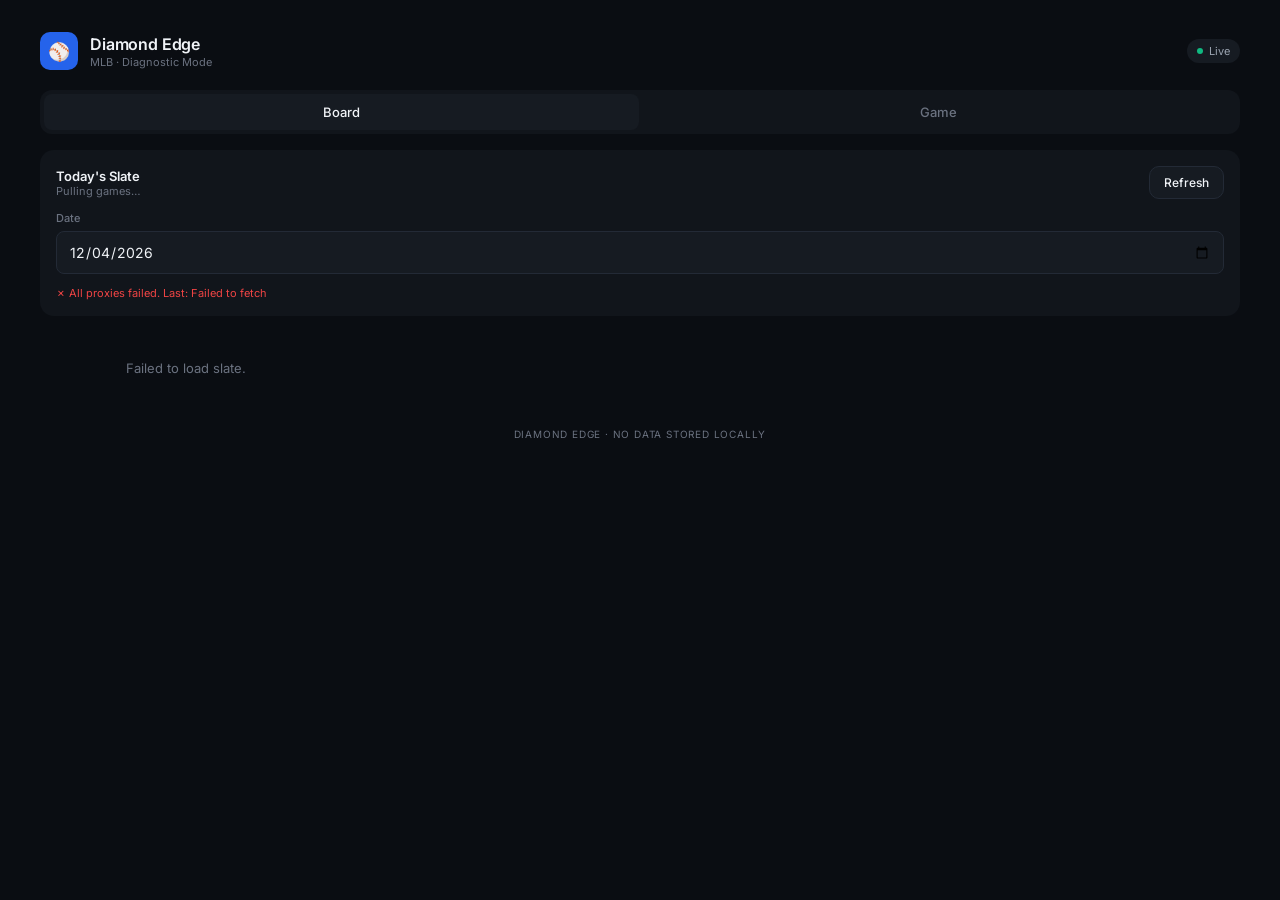
<file: index.html>
<!DOCTYPE html>
<html lang="en">
<head>
<meta charset="UTF-8">
<meta name="viewport" content="width=device-width, initial-scale=1.0">
<title>Diamond Edge — MLB Analysis</title>
<link rel="preconnect" href="https://fonts.googleapis.com">
<link rel="preconnect" href="https://fonts.gstatic.com" crossorigin>
<link href="https://fonts.googleapis.com/css2?family=Inter:wght@400;500;600;700&family=JetBrains+Mono:wght@400;500&display=swap" rel="stylesheet">
<link rel="stylesheet" href="css/styles.css">
</head>
<body>
<div class="container">

  <!-- HEADER -->
  <div class="app-header">
    <div class="brand">
      <div class="brand-logo">⚾</div>
      <div class="brand-text">
        <div class="name">Diamond Edge</div>
        <div class="sub">MLB · Diagnostic Mode</div>
      </div>
    </div>
    <div class="live-pill"><span class="live-dot"></span>Live</div>
  </div>

  <!-- TABS -->
  <div class="tabs">
    <button class="tab active" id="tab-board-btn" onclick="switchTab('board')">Board</button>
    <button class="tab" id="tab-game-btn" onclick="switchTab('game')">Game</button>
    <button class="tab" id="tab-tracker-btn" onclick="switchTab('tracker')" style="display:none;">Tracker</button>
  </div>

  <!-- ============== BOARD TAB ============== -->
  <div class="tab-content active" id="tab-board">
    <div class="card">
      <div class="card-header">
        <div>
          <h2 class="card-title">Today's Slate</h2>
          <div class="card-sub" id="board-meta">Pulling games…</div>
        </div>
        <button class="btn" onclick="loadBoard()" style="width:auto; padding:8px 14px; font-size:12px;">Refresh</button>
      </div>
      <div class="input-group">
        <label class="label">Date</label>
        <input type="date" class="input" id="board-date" onchange="loadBoard()">
      </div>
      <div class="status" id="board-status"></div>
    </div>

    <div id="board-list">
      <div class="empty">No games loaded yet.</div>
    </div>
  </div>

  <!-- ============== GAME TAB ============== -->
  <div class="tab-content" id="tab-game">

    <!-- Hidden config inputs -->
    <input type="hidden" id="weather_key" value="">
    <input type="hidden" id="tracker_url" value="">

    <div class="game-layout">
    <div class="game-form-col">

    <div class="card">
      <div class="card-header">
        <h2 class="card-title">API Diagnostic</h2>
      </div>
      <button class="btn" onclick="runDiagnostic()">Run Diagnostic</button>
      <div class="diag" id="diag"></div>
    </div>

    <div class="card">
      <div class="card-header">
        <h2 class="card-title">Game Setup</h2>
      </div>
      <div class="input-row-2">
        <div class="input-group">
          <label class="label">Away</label>
          <select class="select" id="away" onchange="onTeamChange()">
            <option value="">Select…</option>
          </select>
        </div>
        <div class="input-group">
          <label class="label">Home</label>
          <select class="select" id="home" onchange="onTeamChange()">
            <option value="">Select…</option>
          </select>
        </div>
      </div>
      <div class="input-group">
        <label class="label">Game Date</label>
        <input type="date" class="input" id="gamedate" onchange="onTeamChange()">
      </div>
      <div class="status" id="game-status">Pick both teams to auto-fetch.</div>
    </div>

    <div class="card">
      <div class="card-header">
        <h2 class="card-title">Pitchers &amp; Odds</h2>
      </div>
      <div class="input-row-2">
        <div class="input-group">
          <label class="label">Away SP</label>
          <input type="text" class="input" id="away_sp" placeholder="—">
        </div>
        <div class="input-group">
          <label class="label">Home SP</label>
          <input type="text" class="input" id="home_sp" placeholder="—">
        </div>
      </div>
      <div class="input-row-2">
        <div class="input-group">
          <label class="label">Away FIP/ERA</label>
          <input type="number" step="0.01" class="input" id="away_fip" placeholder="—">
        </div>
        <div class="input-group">
          <label class="label">Home FIP/ERA</label>
          <input type="number" step="0.01" class="input" id="home_fip" placeholder="—">
        </div>
      </div>
      <div class="input-row-4">
        <div class="input-group">
          <label class="label">Away ML</label>
          <input type="number" class="input" id="away_ml" placeholder="—">
        </div>
        <div class="input-group">
          <label class="label">Home ML</label>
          <input type="number" class="input" id="home_ml" placeholder="—">
        </div>
        <div class="input-group">
          <label class="label">Total</label>
          <input type="number" step="0.5" class="input" id="total" placeholder="—">
        </div>
        <div class="input-group">
          <label class="label">Juice</label>
          <input type="text" class="input" id="juice" placeholder="-110/-110">
        </div>
      </div>
      <div class="status" id="odds-status"></div>
    </div>

    <div class="card">
      <div class="card-header">
        <h2 class="card-title">Bullpen Fatigue</h2>
        <div class="card-sub">Last 3 games IP</div>
      </div>
      <div class="input-row-2">
        <div class="input-group">
          <label class="label">Away BP IP</label>
          <input type="number" step="0.1" class="input" id="away_bp_ip" placeholder="—" readonly>
        </div>
        <div class="input-group">
          <label class="label">Home BP IP</label>
          <input type="number" step="0.1" class="input" id="home_bp_ip" placeholder="—" readonly>
        </div>
      </div>
      <div class="status" id="bullpen-status"></div>
    </div>

    <div class="card">
      <div class="card-header">
        <h2 class="card-title">Weather (Home Park)</h2>
      </div>
      <div class="input-row-3">
        <div class="input-group">
          <label class="label">Temp °F</label>
          <input type="number" class="input" id="temp" placeholder="—" readonly>
        </div>
        <div class="input-group">
          <label class="label">Wind MPH</label>
          <input type="number" class="input" id="wind" placeholder="—" readonly>
        </div>
        <div class="input-group">
          <label class="label">Run Mod</label>
          <input type="text" class="input" id="run_mod" placeholder="1.00" readonly>
        </div>
      </div>
      <div class="status" id="weather-status"></div>
    </div>

    <div class="card">
      <div class="card-header">
        <h2 class="card-title">Sharp Notes</h2>
      </div>
      <textarea class="input" id="notes" placeholder="Line movement, injuries…" rows="3" style="resize:vertical; min-height:60px;"></textarea>
    </div>

    <button class="btn btn-primary" onclick="runAnalysis()">Run Analysis</button>

    </div><!-- /game-form-col -->
    
    <div class="game-result-col">
      <div id="result-container">
        <div class="empty-result">Run analysis to see prediction details here.</div>
      </div>
    </div>
    </div><!-- /game-layout -->
  </div><!-- /tab-game -->

  <!-- ============== TRACKER TAB ============== -->
  <div class="tab-content" id="tab-tracker">
    <div class="card">
      <div class="card-header">
        <h2 class="card-title">Performance Tracker</h2>
      </div>
      <div class="btn-row">
        <button class="btn" onclick="loadTrackerData()">Reload</button>
        <button class="btn" onclick="checkAllPending()" style="border-color:var(--success); color:var(--success);">Check Results Now</button>
        <button class="btn" onclick="autoUpdateYesterday()">Pull Yesterday</button>
      </div>
      <div class="status" id="data-status">Click Reload to fetch your prediction history.</div>
    </div>

    <div class="card">
      <div class="card-header">
        <h2 class="card-title">Performance</h2>
      </div>
      <div class="stat-grid" id="stats">
        <div class="stat-card"><div class="stat-label">LOGGED</div><div class="stat-value">—</div></div>
        <div class="stat-card"><div class="stat-label">SETTLED</div><div class="stat-value">—</div></div>
        <div class="stat-card"><div class="stat-label">ML RECORD</div><div class="stat-value">—</div></div>
        <div class="stat-card"><div class="stat-label">ML WIN %</div><div class="stat-value">—</div></div>
        <div class="stat-card"><div class="stat-label">TOTALS RECORD</div><div class="stat-value">—</div></div>
        <div class="stat-card"><div class="stat-label">TOTALS WIN %</div><div class="stat-value">—</div></div>
      </div>
    </div>

    <div class="card">
      <div class="card-header">
        <h2 class="card-title">Prediction Log</h2>
      </div>
      <div id="log-list">
        <div class="empty">No data loaded.</div>
      </div>
    </div>
  </div>

  <div class="footer">DIAMOND EDGE · NO DATA STORED LOCALLY</div>
</div>
<script src="js/config.js"></script>
<script src="js/app.js"></script>
</body>
</html>
</file>
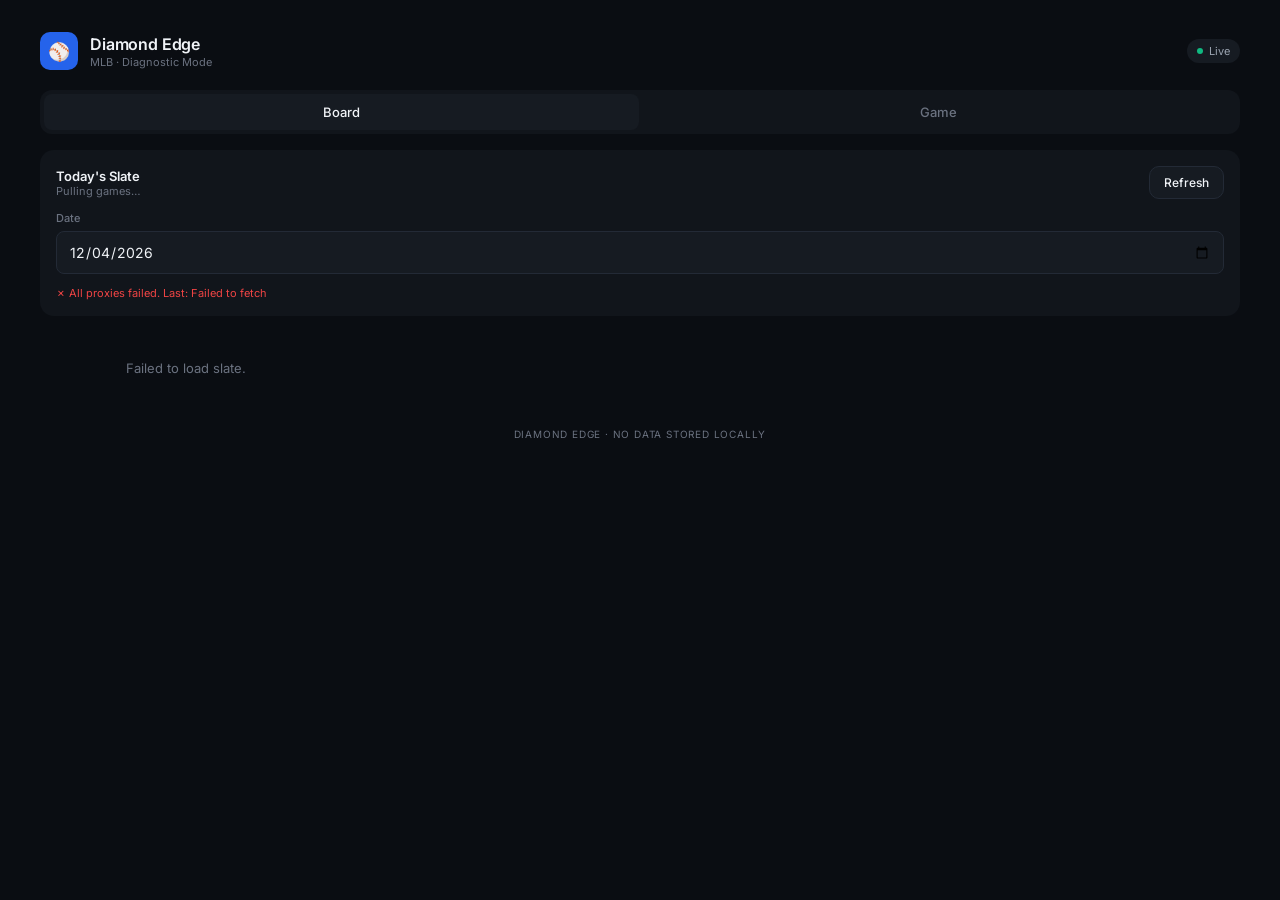
<file: backup/index.html>
<!DOCTYPE html>
<html lang="en">
<head>
<meta charset="UTF-8">
<meta name="viewport" content="width=device-width, initial-scale=1.0">
<title>Diamond Edge — MLB Analysis</title>
<link rel="preconnect" href="https://fonts.googleapis.com">
<link rel="preconnect" href="https://fonts.gstatic.com" crossorigin>
<link href="https://fonts.googleapis.com/css2?family=Inter:wght@400;500;600;700&family=JetBrains+Mono:wght@400;500&display=swap" rel="stylesheet">
<style>
:root {
  --bg: #0a0d12;
  --surface: #11151b;
  --surface-2: #161b22;
  --surface-3: #1c2230;
  --border: #232a36;
  --border-strong: #2f3847;
  --text: #f0f3f7;
  --text-2: #9aa3b0;
  --text-3: #6b7280;
  --accent: #2563eb;
  --accent-hover: #3b82f6;
  --success: #10b981;
  --success-bg: rgba(16, 185, 129, 0.12);
  --success-border: rgba(16, 185, 129, 0.3);
  --danger: #ef4444;
  --danger-bg: rgba(239, 68, 68, 0.12);
  --warning: #f59e0b;
  --warning-bg: rgba(245, 158, 11, 0.12);
}

* { box-sizing: border-box; }

body {
  font-family: 'Inter', -apple-system, BlinkMacSystemFont, system-ui, sans-serif;
  background: var(--bg);
  color: var(--text);
  margin: 0;
  padding: 16px;
  min-height: 100vh;
  -webkit-font-smoothing: antialiased;
  -moz-osx-font-smoothing: grayscale;
}

.container {
  max-width: 1200px;
  margin: 0 auto;
}

/* ---------------- DESKTOP LAYOUT: Game tab two-column ---------------- */
@media (min-width: 900px) {
  body { padding: 24px 32px; }
  
  .game-layout {
    display: grid;
    grid-template-columns: minmax(360px, 480px) 1fr;
    gap: 20px;
    align-items: start;
  }
  .game-result-col {
    position: sticky;
    top: 24px;
  }
  .game-result-col .empty-result {
    background: var(--surface);
    border-radius: 14px;
    padding: 80px 20px;
    text-align: center;
    color: var(--text-3);
    font-size: 14px;
  }
  
  /* Board view: multi-column grid on desktop */
  #board-list {
    display: grid;
    grid-template-columns: repeat(auto-fill, minmax(280px, 1fr));
    gap: 10px;
  }
  
  /* Tracker log: side-by-side rows make better use of width */
  #log-list {
    display: grid;
    grid-template-columns: repeat(auto-fill, minmax(360px, 1fr));
    gap: 10px;
  }
}

@media (min-width: 600px) and (max-width: 899px) {
  /* Tablet: Board view 2-column */
  #board-list {
    display: grid;
    grid-template-columns: 1fr 1fr;
    gap: 10px;
  }
}

/* ---------------- HEADER ---------------- */
.app-header {
  display: flex;
  justify-content: space-between;
  align-items: center;
  padding: 8px 0 20px;
}
.brand {
  display: flex;
  align-items: center;
  gap: 12px;
}
.brand-logo {
  width: 38px;
  height: 38px;
  background: var(--accent);
  border-radius: 10px;
  display: flex;
  align-items: center;
  justify-content: center;
  font-size: 18px;
}
.brand-text .name {
  font-size: 16px;
  font-weight: 600;
  letter-spacing: -0.01em;
}
.brand-text .sub {
  font-size: 11px;
  color: var(--text-3);
  margin-top: 1px;
}
.live-pill {
  display: inline-flex;
  align-items: center;
  gap: 6px;
  background: var(--surface-2);
  padding: 5px 10px;
  border-radius: 999px;
  font-size: 11px;
  color: var(--text-2);
}
.live-dot {
  width: 6px;
  height: 6px;
  background: var(--success);
  border-radius: 50%;
}

/* ---------------- TABS ---------------- */
.tabs {
  display: flex;
  background: var(--surface);
  border-radius: 12px;
  padding: 4px;
  margin-bottom: 16px;
  gap: 2px;
}
.tab {
  flex: 1;
  background: transparent;
  border: none;
  color: var(--text-3);
  padding: 10px 12px;
  font-family: inherit;
  font-size: 13px;
  font-weight: 500;
  border-radius: 8px;
  cursor: pointer;
  transition: all 0.15s;
}
.tab:hover { color: var(--text-2); }
.tab.active {
  background: var(--surface-2);
  color: var(--text);
}

.tab-content { display: none; }
.tab-content.active { display: block; }

/* ---------------- CARDS ---------------- */
.card {
  background: var(--surface);
  border-radius: 14px;
  padding: 16px;
  margin-bottom: 12px;
}
.card-header {
  display: flex;
  justify-content: space-between;
  align-items: center;
  margin-bottom: 12px;
}
.card-title {
  font-size: 13px;
  font-weight: 600;
  color: var(--text);
  margin: 0;
}
.card-sub {
  font-size: 11px;
  color: var(--text-3);
}

/* ---------------- INPUTS ---------------- */
.input-group { margin-bottom: 12px; }
.input-group:last-child { margin-bottom: 0; }
.label {
  display: block;
  font-size: 11px;
  color: var(--text-3);
  margin-bottom: 6px;
  font-weight: 500;
}
.input, .select {
  width: 100%;
  background: var(--surface-2);
  border: 1px solid var(--border);
  color: var(--text);
  padding: 11px 12px;
  border-radius: 8px;
  font-family: inherit;
  font-size: 14px;
  transition: border-color 0.15s, background 0.15s;
}
.input:focus, .select:focus {
  outline: none;
  border-color: var(--accent);
}
.input.auto-filled {
  border-color: var(--success-border);
  background: rgba(16, 185, 129, 0.04);
}
.input[readonly] { color: var(--text-2); cursor: default; }

.input-row-2 { display: grid; grid-template-columns: 1fr 1fr; gap: 10px; }
.input-row-3 { display: grid; grid-template-columns: 1fr 1fr 1fr; gap: 8px; }
.input-row-4 { display: grid; grid-template-columns: 1fr 1fr 1fr 1fr; gap: 8px; }

@media (max-width: 480px) {
  .input-row-4 { grid-template-columns: 1fr 1fr; }
}

/* ---------------- BUTTONS ---------------- */
.btn {
  background: var(--surface-2);
  border: 1px solid var(--border);
  color: var(--text);
  padding: 12px 16px;
  border-radius: 10px;
  font-family: inherit;
  font-size: 13px;
  font-weight: 500;
  cursor: pointer;
  transition: all 0.15s;
  width: 100%;
}
.btn:hover { background: var(--surface-3); border-color: var(--border-strong); }
.btn:active { transform: scale(0.98); }
.btn:disabled { opacity: 0.4; cursor: not-allowed; }
.btn-primary {
  background: var(--accent);
  border-color: var(--accent);
  color: white;
  font-weight: 600;
}
.btn-primary:hover { background: var(--accent-hover); border-color: var(--accent-hover); }
.btn-row { display: flex; gap: 8px; }
.btn-row .btn { flex: 1; }

/* ---------------- DIAGNOSTIC ---------------- */
.diag {
  background: var(--surface-2);
  border-radius: 8px;
  padding: 12px;
  font-family: 'JetBrains Mono', monospace;
  font-size: 11px;
  color: var(--success);
  line-height: 1.7;
  margin-top: 12px;
  display: none;
}
.diag.show { display: block; }
.diag.error { color: var(--danger); }

/* ---------------- STATUS LINES ---------------- */
.status {
  font-size: 11px;
  color: var(--text-3);
  margin-top: 8px;
}
.status.success { color: var(--success); }
.status.error { color: var(--danger); }
.status.loading { color: var(--warning); }

/* ---------------- BOARD VIEW ---------------- */
.board-game {
  background: var(--surface);
  border-radius: 12px;
  padding: 14px 16px;
  margin-bottom: 8px;
  cursor: pointer;
  transition: background 0.15s;
  border: 1px solid transparent;
}
.board-game:hover { background: var(--surface-2); border-color: var(--border); }
.board-row {
  display: flex;
  justify-content: space-between;
  align-items: center;
}
.board-teams {
  display: flex;
  align-items: center;
  gap: 10px;
}
.board-team {
  font-size: 15px;
  font-weight: 600;
}
.board-vs {
  font-size: 11px;
  color: var(--text-3);
}
.board-time {
  font-size: 12px;
  color: var(--text-3);
}
.board-pitchers {
  font-size: 11px;
  color: var(--text-2);
  margin-top: 6px;
}
.board-odds {
  display: flex;
  gap: 6px;
  margin-top: 10px;
  flex-wrap: wrap;
}
.odds-pill {
  background: var(--surface-2);
  padding: 6px 10px;
  border-radius: 6px;
  font-size: 12px;
  color: var(--text-2);
  font-family: 'JetBrains Mono', monospace;
}
.odds-pill .v { color: var(--text); font-weight: 500; }

/* ---------------- ANALYSIS RESULT ---------------- */
.matchup-card {
  background: var(--surface);
  border-radius: 14px;
  padding: 18px;
  margin-bottom: 12px;
}
.matchup-header {
  display: flex;
  justify-content: space-between;
  align-items: center;
  margin-bottom: 14px;
}
.matchup-teams {
  display: flex;
  align-items: center;
  gap: 12px;
}
.matchup-teams .team {
  font-size: 18px;
  font-weight: 700;
}
.matchup-teams .vs {
  font-size: 12px;
  color: var(--text-3);
}
.matchup-meta {
  font-size: 11px;
  color: var(--text-3);
  text-align: right;
}

.team-grid {
  display: grid;
  grid-template-columns: 1fr 1fr;
  gap: 8px;
  margin-bottom: 14px;
}
.team-cell {
  background: var(--surface-2);
  border-radius: 10px;
  padding: 12px;
}
.team-cell .label {
  font-size: 11px;
  color: var(--text-3);
  margin-bottom: 4px;
}
.team-cell .ml {
  font-size: 22px;
  font-weight: 700;
  font-family: 'JetBrains Mono', monospace;
}
.team-cell .model-pct {
  font-size: 11px;
  color: var(--success);
  margin-top: 2px;
}
.team-cell.under .ml { color: var(--text-3); }
.team-cell.under .model-pct { color: var(--text-3); }

.recommendation {
  border-radius: 12px;
  padding: 14px 16px;
  display: flex;
  justify-content: space-between;
  align-items: center;
  margin-bottom: 12px;
}
.recommendation.positive {
  background: var(--success);
  color: #053527;
}
.recommendation.negative {
  background: var(--surface-2);
  border: 1px solid var(--border);
  color: var(--text-2);
}
.recommendation.fade {
  background: var(--danger-bg);
  border: 1px solid var(--danger);
  color: #fca5a5;
}
.rec-label {
  font-size: 10px;
  font-weight: 700;
  letter-spacing: 0.1em;
  margin-bottom: 3px;
  opacity: 0.85;
}
.rec-pick {
  font-size: 16px;
  font-weight: 700;
}
.rec-edge {
  font-size: 22px;
  font-weight: 700;
  font-family: 'JetBrains Mono', monospace;
}
.rec-edge-label {
  font-size: 10px;
  text-align: right;
  opacity: 0.85;
}

.detail-grid {
  display: grid;
  grid-template-columns: 1fr 1fr 1fr;
  gap: 8px;
  margin-bottom: 12px;
}
.detail-cell {
  background: var(--surface-2);
  border-radius: 8px;
  padding: 10px;
  text-align: center;
}
.detail-cell .label {
  font-size: 10px;
  color: var(--text-3);
  margin-bottom: 4px;
  letter-spacing: 0.05em;
}
.detail-cell .v {
  font-size: 14px;
  font-weight: 600;
  font-family: 'JetBrains Mono', monospace;
}

.factor-row {
  display: flex;
  justify-content: space-between;
  padding: 8px 0;
  border-bottom: 1px solid var(--border);
  font-size: 13px;
}
.factor-row:last-child { border-bottom: none; }
.factor-row .label { color: var(--text-2); }
.factor-row .v { color: var(--text); font-weight: 500; font-family: 'JetBrains Mono', monospace; }

/* ---------------- TRACKER ---------------- */
.stat-grid {
  display: grid;
  grid-template-columns: repeat(auto-fit, minmax(130px, 1fr));
  gap: 8px;
  margin-bottom: 12px;
}
.stat-card {
  background: var(--surface-2);
  border-radius: 10px;
  padding: 12px;
}
.stat-label {
  font-size: 10px;
  color: var(--text-3);
  letter-spacing: 0.08em;
  margin-bottom: 4px;
}
.stat-value {
  font-size: 22px;
  font-weight: 700;
  font-family: 'JetBrains Mono', monospace;
}
.stat-sub {
  font-size: 10px;
  color: var(--success);
  margin-top: 2px;
}
.stat-sub.bad { color: var(--danger); }
.stat-sub.flat { color: var(--text-3); }

.log-row {
  background: var(--surface-2);
  border-radius: 10px;
  padding: 12px;
  margin-bottom: 6px;
  font-size: 12px;
}
.log-row-top {
  display: flex;
  justify-content: space-between;
  align-items: center;
  margin-bottom: 4px;
}
.log-row .game { font-weight: 600; font-size: 13px; }
.log-row .date { font-size: 11px; color: var(--text-3); }
.log-row .meta {
  display: flex;
  gap: 12px;
  font-size: 11px;
  color: var(--text-2);
}
.log-row .meta .v { color: var(--text); font-weight: 500; }
.pill {
  display: inline-block;
  padding: 3px 7px;
  border-radius: 4px;
  font-size: 10px;
  font-weight: 600;
  letter-spacing: 0.04em;
}
.pill-w { background: var(--success-bg); color: var(--success); }
.pill-l { background: var(--danger-bg); color: var(--danger); }
.pill-p { background: var(--surface-3); color: var(--text-3); }
.pill-pending { background: var(--warning-bg); color: var(--warning); }

.row-actions {
  display: flex;
  gap: 4px;
  margin-top: 8px;
}
.row-actions input {
  flex: 1;
  background: var(--bg);
  border: 1px solid var(--border);
  color: var(--text);
  padding: 6px 8px;
  border-radius: 6px;
  font-family: inherit;
  font-size: 11px;
}
.row-actions button {
  padding: 6px 10px;
  font-size: 11px;
  width: auto;
  background: var(--success);
  color: #053527;
  border: none;
  border-radius: 6px;
  font-weight: 600;
  cursor: pointer;
}

/* ---------------- MISC ---------------- */
.spinner-container {
  display: flex;
  align-items: center;
  justify-content: center;
  padding: 32px 16px;
  color: var(--text-3);
  font-size: 12px;
}
.empty {
  text-align: center;
  padding: 32px 16px;
  color: var(--text-3);
  font-size: 13px;
}

.footer {
  text-align: center;
  padding: 20px 0;
  font-size: 10px;
  color: var(--text-3);
  letter-spacing: 0.08em;
}
</style>
</head>
<body>
<div class="container">

  <!-- HEADER -->
  <div class="app-header">
    <div class="brand">
      <div class="brand-logo">⚾</div>
      <div class="brand-text">
        <div class="name">Diamond Edge</div>
        <div class="sub">MLB · Diagnostic Mode</div>
      </div>
    </div>
    <div class="live-pill"><span class="live-dot"></span>Live</div>
  </div>

  <!-- TABS -->
  <div class="tabs">
    <button class="tab active" id="tab-board-btn" onclick="switchTab('board')">Board</button>
    <button class="tab" id="tab-game-btn" onclick="switchTab('game')">Game</button>
    <button class="tab" id="tab-tracker-btn" onclick="switchTab('tracker')" style="display:none;">Tracker</button>
  </div>

  <!-- ============== BOARD TAB ============== -->
  <div class="tab-content active" id="tab-board">
    <div class="card">
      <div class="card-header">
        <div>
          <h2 class="card-title">Today's Slate</h2>
          <div class="card-sub" id="board-meta">Pulling games…</div>
        </div>
        <button class="btn" onclick="loadBoard()" style="width:auto; padding:8px 14px; font-size:12px;">Refresh</button>
      </div>
      <div class="input-group">
        <label class="label">Date</label>
        <input type="date" class="input" id="board-date" onchange="loadBoard()">
      </div>
      <div class="status" id="board-status"></div>
    </div>

    <div id="board-list">
      <div class="empty">No games loaded yet.</div>
    </div>
  </div>

  <!-- ============== GAME TAB ============== -->
  <div class="tab-content" id="tab-game">

    <!-- Hidden config inputs -->
    <input type="hidden" id="weather_key" value="">
    <input type="hidden" id="tracker_url" value="">

    <div class="game-layout">
    <div class="game-form-col">

    <div class="card">
      <div class="card-header">
        <h2 class="card-title">API Diagnostic</h2>
      </div>
      <button class="btn" onclick="runDiagnostic()">Run Diagnostic</button>
      <div class="diag" id="diag"></div>
    </div>

    <div class="card">
      <div class="card-header">
        <h2 class="card-title">Game Setup</h2>
      </div>
      <div class="input-row-2">
        <div class="input-group">
          <label class="label">Away</label>
          <select class="select" id="away" onchange="onTeamChange()">
            <option value="">Select…</option>
          </select>
        </div>
        <div class="input-group">
          <label class="label">Home</label>
          <select class="select" id="home" onchange="onTeamChange()">
            <option value="">Select…</option>
          </select>
        </div>
      </div>
      <div class="input-group">
        <label class="label">Game Date</label>
        <input type="date" class="input" id="gamedate" onchange="onTeamChange()">
      </div>
      <div class="status" id="game-status">Pick both teams to auto-fetch.</div>
    </div>

    <div class="card">
      <div class="card-header">
        <h2 class="card-title">Pitchers &amp; Odds</h2>
      </div>
      <div class="input-row-2">
        <div class="input-group">
          <label class="label">Away SP</label>
          <input type="text" class="input" id="away_sp" placeholder="—">
        </div>
        <div class="input-group">
          <label class="label">Home SP</label>
          <input type="text" class="input" id="home_sp" placeholder="—">
        </div>
      </div>
      <div class="input-row-2">
        <div class="input-group">
          <label class="label">Away FIP/ERA</label>
          <input type="number" step="0.01" class="input" id="away_fip" placeholder="—">
        </div>
        <div class="input-group">
          <label class="label">Home FIP/ERA</label>
          <input type="number" step="0.01" class="input" id="home_fip" placeholder="—">
        </div>
      </div>
      <div class="input-row-4">
        <div class="input-group">
          <label class="label">Away ML</label>
          <input type="number" class="input" id="away_ml" placeholder="—">
        </div>
        <div class="input-group">
          <label class="label">Home ML</label>
          <input type="number" class="input" id="home_ml" placeholder="—">
        </div>
        <div class="input-group">
          <label class="label">Total</label>
          <input type="number" step="0.5" class="input" id="total" placeholder="—">
        </div>
        <div class="input-group">
          <label class="label">Juice</label>
          <input type="text" class="input" id="juice" placeholder="-110/-110">
        </div>
      </div>
      <div class="status" id="odds-status"></div>
    </div>

    <div class="card">
      <div class="card-header">
        <h2 class="card-title">Bullpen Fatigue</h2>
        <div class="card-sub">Last 3 games IP</div>
      </div>
      <div class="input-row-2">
        <div class="input-group">
          <label class="label">Away BP IP</label>
          <input type="number" step="0.1" class="input" id="away_bp_ip" placeholder="—" readonly>
        </div>
        <div class="input-group">
          <label class="label">Home BP IP</label>
          <input type="number" step="0.1" class="input" id="home_bp_ip" placeholder="—" readonly>
        </div>
      </div>
      <div class="status" id="bullpen-status"></div>
    </div>

    <div class="card">
      <div class="card-header">
        <h2 class="card-title">Weather (Home Park)</h2>
      </div>
      <div class="input-row-3">
        <div class="input-group">
          <label class="label">Temp °F</label>
          <input type="number" class="input" id="temp" placeholder="—" readonly>
        </div>
        <div class="input-group">
          <label class="label">Wind MPH</label>
          <input type="number" class="input" id="wind" placeholder="—" readonly>
        </div>
        <div class="input-group">
          <label class="label">Run Mod</label>
          <input type="text" class="input" id="run_mod" placeholder="1.00" readonly>
        </div>
      </div>
      <div class="status" id="weather-status"></div>
    </div>

    <div class="card">
      <div class="card-header">
        <h2 class="card-title">Sharp Notes</h2>
      </div>
      <textarea class="input" id="notes" placeholder="Line movement, injuries…" rows="3" style="resize:vertical; min-height:60px;"></textarea>
    </div>

    <button class="btn btn-primary" onclick="runAnalysis()">Run Analysis</button>

    </div><!-- /game-form-col -->
    
    <div class="game-result-col">
      <div id="result-container">
        <div class="empty-result">Run analysis to see prediction details here.</div>
      </div>
    </div>
    </div><!-- /game-layout -->
  </div><!-- /tab-game -->

  <!-- ============== TRACKER TAB ============== -->
  <div class="tab-content" id="tab-tracker">
    <div class="card">
      <div class="card-header">
        <h2 class="card-title">Performance Tracker</h2>
      </div>
      <div class="btn-row">
        <button class="btn" onclick="loadTrackerData()">Reload</button>
        <button class="btn" onclick="checkAllPending()" style="border-color:var(--success); color:var(--success);">Check Results Now</button>
        <button class="btn" onclick="autoUpdateYesterday()">Pull Yesterday</button>
      </div>
      <div class="status" id="data-status">Click Reload to fetch your prediction history.</div>
    </div>

    <div class="card">
      <div class="card-header">
        <h2 class="card-title">Performance</h2>
      </div>
      <div class="stat-grid" id="stats">
        <div class="stat-card"><div class="stat-label">LOGGED</div><div class="stat-value">—</div></div>
        <div class="stat-card"><div class="stat-label">SETTLED</div><div class="stat-value">—</div></div>
        <div class="stat-card"><div class="stat-label">ML RECORD</div><div class="stat-value">—</div></div>
        <div class="stat-card"><div class="stat-label">ML WIN %</div><div class="stat-value">—</div></div>
        <div class="stat-card"><div class="stat-label">TOTALS RECORD</div><div class="stat-value">—</div></div>
        <div class="stat-card"><div class="stat-label">TOTALS WIN %</div><div class="stat-value">—</div></div>
      </div>
    </div>

    <div class="card">
      <div class="card-header">
        <h2 class="card-title">Prediction Log</h2>
      </div>
      <div id="log-list">
        <div class="empty">No data loaded.</div>
      </div>
    </div>
  </div>

  <div class="footer">DIAMOND EDGE · NO DATA STORED LOCALLY</div>
</div>

<script>
// ============================================================
// HARDCODED CONFIG — edit these before deploying
// ============================================================
const HARDCODED_WEATHER_KEY = '5c18a532a8710d7ad9aaab6db9ff113b';
const HARDCODED_TRACKER_URL = 'https://script.google.com/macros/s/AKfycbzINtK__4ges-rEU6Qqg-XP467pKRK5ljVUP6sMSQ0H1zRbB1FLtpY1A7pjM_6Sx-7d/exec';
const ADMIN_KEY = 'apr2026';

// ============================================================
// PROXY LAYER
// ============================================================
const PROXIES = [
  { name: 'corsproxy.io', wrap: u => 'https://corsproxy.io/?url=' + encodeURIComponent(u) },
  { name: 'allorigins.win', wrap: u => 'https://api.allorigins.win/raw?url=' + encodeURIComponent(u) },
  { name: 'codetabs', wrap: u => 'https://api.codetabs.com/v1/proxy?quest=' + encodeURIComponent(u) }
];

async function proxyFetch(targetUrl) {
  let lastError = null;
  for (const p of PROXIES) {
    try {
      const r = await fetch(p.wrap(targetUrl));
      if (!r.ok) throw new Error('HTTP ' + r.status);
      const data = await r.json();
      return { data, proxy: p.name };
    } catch (e) { lastError = e; }
  }
  throw new Error('All proxies failed. Last: ' + (lastError ? lastError.message : 'unknown'));
}

// ============================================================
// TEAM DATABASE
// ============================================================
const TEAMS = {
  'ARI': { id: 109, espn: 'ARI', name: 'Arizona Diamondbacks', vsLHP: 0.322, vsRHP: 0.316, park: 1.02, lat: 33.4453, lon: -112.0667, roof: 'retractable' },
  'ATL': { id: 144, espn: 'ATL', name: 'Atlanta Braves',       vsLHP: 0.335, vsRHP: 0.328, park: 1.01, lat: 33.8908, lon: -84.4678, roof: 'open' },
  'BAL': { id: 110, espn: 'BAL', name: 'Baltimore Orioles',    vsLHP: 0.328, vsRHP: 0.319, park: 1.03, lat: 39.2839, lon: -76.6217, roof: 'open' },
  'BOS': { id: 111, espn: 'BOS', name: 'Boston Red Sox',       vsLHP: 0.325, vsRHP: 0.316, park: 1.06, lat: 42.3467, lon: -71.0972, roof: 'open' },
  'CHC': { id: 112, espn: 'CHC', name: 'Chicago Cubs',         vsLHP: 0.319, vsRHP: 0.322, park: 1.01, lat: 41.9484, lon: -87.6553, roof: 'open' },
  'CWS': { id: 145, espn: 'CHW', name: 'Chicago White Sox',    vsLHP: 0.298, vsRHP: 0.293, park: 1.02, lat: 41.8300, lon: -87.6339, roof: 'open' },
  'CIN': { id: 113, espn: 'CIN', name: 'Cincinnati Reds',      vsLHP: 0.321, vsRHP: 0.315, park: 1.05, lat: 39.0975, lon: -84.5066, roof: 'open' },
  'CLE': { id: 114, espn: 'CLE', name: 'Cleveland Guardians',  vsLHP: 0.318, vsRHP: 0.312, park: 0.99, lat: 41.4962, lon: -81.6852, roof: 'open' },
  'COL': { id: 115, espn: 'COL', name: 'Colorado Rockies',     vsLHP: 0.316, vsRHP: 0.307, park: 1.20, lat: 39.7559, lon: -104.9942, roof: 'open' },
  'DET': { id: 116, espn: 'DET', name: 'Detroit Tigers',       vsLHP: 0.320, vsRHP: 0.314, park: 0.98, lat: 42.3390, lon: -83.0485, roof: 'open' },
  'HOU': { id: 117, espn: 'HOU', name: 'Houston Astros',       vsLHP: 0.324, vsRHP: 0.317, park: 1.02, lat: 29.7572, lon: -95.3554, roof: 'retractable' },
  'KC':  { id: 118, espn: 'KC',  name: 'Kansas City Royals',   vsLHP: 0.312, vsRHP: 0.305, park: 0.99, lat: 39.0517, lon: -94.4803, roof: 'open' },
  'LAA': { id: 108, espn: 'LAA', name: 'Los Angeles Angels',   vsLHP: 0.316, vsRHP: 0.309, park: 0.99, lat: 33.8003, lon: -117.8827, roof: 'open' },
  'LAD': { id: 119, espn: 'LAD', name: 'Los Angeles Dodgers',  vsLHP: 0.339, vsRHP: 0.333, park: 1.00, lat: 34.0739, lon: -118.2400, roof: 'open' },
  'MIA': { id: 146, espn: 'MIA', name: 'Miami Marlins',        vsLHP: 0.310, vsRHP: 0.302, park: 0.94, lat: 25.7781, lon: -80.2197, roof: 'retractable' },
  'MIL': { id: 158, espn: 'MIL', name: 'Milwaukee Brewers',    vsLHP: 0.322, vsRHP: 0.316, park: 1.01, lat: 43.0280, lon: -87.9712, roof: 'retractable' },
  'MIN': { id: 142, espn: 'MIN', name: 'Minnesota Twins',      vsLHP: 0.318, vsRHP: 0.312, park: 0.99, lat: 44.9817, lon: -93.2776, roof: 'open' },
  'NYM': { id: 121, espn: 'NYM', name: 'New York Mets',        vsLHP: 0.320, vsRHP: 0.315, park: 0.95, lat: 40.7571, lon: -73.8458, roof: 'open' },
  'NYY': { id: 147, espn: 'NYY', name: 'New York Yankees',     vsLHP: 0.330, vsRHP: 0.327, park: 1.04, lat: 40.8296, lon: -73.9262, roof: 'open' },
  'OAK': { id: 133, espn: 'ATH', name: 'Athletics',            vsLHP: 0.314, vsRHP: 0.308, park: 1.05, lat: 38.5803, lon: -121.5135, roof: 'open' },
  'PHI': { id: 143, espn: 'PHI', name: 'Philadelphia Phillies',vsLHP: 0.327, vsRHP: 0.321, park: 1.04, lat: 39.9061, lon: -75.1665, roof: 'open' },
  'PIT': { id: 134, espn: 'PIT', name: 'Pittsburgh Pirates',   vsLHP: 0.308, vsRHP: 0.304, park: 0.97, lat: 40.4469, lon: -80.0057, roof: 'open' },
  'SD':  { id: 135, espn: 'SD',  name: 'San Diego Padres',     vsLHP: 0.324, vsRHP: 0.318, park: 0.94, lat: 32.7073, lon: -117.1566, roof: 'open' },
  'SF':  { id: 137, espn: 'SF',  name: 'San Francisco Giants', vsLHP: 0.316, vsRHP: 0.310, park: 0.92, lat: 37.7786, lon: -122.3893, roof: 'open' },
  'SEA': { id: 136, espn: 'SEA', name: 'Seattle Mariners',     vsLHP: 0.318, vsRHP: 0.312, park: 0.93, lat: 47.5914, lon: -122.3325, roof: 'retractable' },
  'STL': { id: 138, espn: 'STL', name: 'St. Louis Cardinals',  vsLHP: 0.317, vsRHP: 0.311, park: 0.99, lat: 38.6226, lon: -90.1928, roof: 'open' },
  'TB':  { id: 139, espn: 'TB',  name: 'Tampa Bay Rays',       vsLHP: 0.320, vsRHP: 0.314, park: 0.97, lat: 27.7682, lon: -82.6534, roof: 'dome' },
  'TEX': { id: 140, espn: 'TEX', name: 'Texas Rangers',        vsLHP: 0.323, vsRHP: 0.317, park: 1.02, lat: 32.7472, lon: -97.0846, roof: 'retractable' },
  'TOR': { id: 141, espn: 'TOR', name: 'Toronto Blue Jays',    vsLHP: 0.321, vsRHP: 0.315, park: 1.02, lat: 43.6414, lon: -79.3894, roof: 'retractable' },
  'WAS': { id: 120, espn: 'WSH', name: 'Washington Nationals', vsLHP: 0.314, vsRHP: 0.308, park: 1.00, lat: 38.8730, lon: -77.0074, roof: 'open' }
};
const ID_TO_CODE = {};
Object.keys(TEAMS).forEach(code => { ID_TO_CODE[TEAMS[code].id] = code; });

const fetchCache = {
  bullpenIP: {},
  statcast: null,       // { hitters: {id: {xwoba}}, pitchers: {id: {xwoba}}, updated, ts }
  lineups: {}           // key: gamePk+side → array of player IDs
};

// Wire hardcoded values
document.getElementById('weather_key').value = HARDCODED_WEATHER_KEY;
document.getElementById('tracker_url').value = HARDCODED_TRACKER_URL;

// Reveal Tracker tab if admin key matches
let IS_ADMIN = false;
(function checkAdmin() {
  const params = new URLSearchParams(window.location.search);
  if (params.get('key') === ADMIN_KEY) {
    IS_ADMIN = true;
    document.getElementById('tab-tracker-btn').style.display = 'block';
  }
})();

// Populate team dropdowns
const awaySel = document.getElementById('away');
const homeSel = document.getElementById('home');
Object.keys(TEAMS).sort().forEach(code => {
  const t = TEAMS[code];
  const opt = '<option value="' + code + '">' + code + ' — ' + t.name + '</option>';
  awaySel.innerHTML += opt;
  homeSel.innerHTML += opt;
});

// Default dates
document.getElementById('gamedate').valueAsDate = new Date();
document.getElementById('board-date').valueAsDate = new Date();

// Tab switching
function switchTab(name) {
  document.querySelectorAll('.tab-content').forEach(c => c.classList.remove('active'));
  document.querySelectorAll('.tab').forEach(b => b.classList.remove('active'));
  document.getElementById('tab-' + name).classList.add('active');
  document.getElementById('tab-' + name + '-btn').classList.add('active');
  
  if (name === 'board' && !window._boardLoaded) {
    loadBoard();
    window._boardLoaded = true;
  }
  if (name === 'tracker' && !window._trackerLoaded) {
    loadTrackerData();
    window._trackerLoaded = true;
  }
}

// Auto-load board on page open
window.addEventListener('load', () => {
  loadBoard();
  window._boardLoaded = true;
});

const MLB_API = 'https://statsapi.mlb.com/api/v1';
const ESPN_API = 'https://site.api.espn.com/apis/site/v2/sports/baseball/mlb/scoreboard';
const ESPN_SUMMARY = 'https://site.api.espn.com/apis/site/v2/sports/baseball/mlb/summary';
const WEATHER_API = 'https://api.openweathermap.org/data/2.5/forecast';

// homePlateDir = compass bearing home plate faces (wind FROM this direction = blowing IN)
// Derived from satellite imagery + ballpark orientation research.
// "blowing out" when wind comes from homePlateDir + 180 (±45°)
// "blowing in" when wind comes from homePlateDir (±45°)
const PARK_ORIENTATION = {
  'ARI': 320, 'ATL': 35,  'BAL': 90,  'BOS': 95,  'CHC': 95,
  'CWS': 5,   'CIN': 340, 'CLE': 65,  'COL': 20,  'DET': 30,
  'HOU': 25,  'KC':  5,   'LAA': 225, 'LAD': 55,  'MIA': 0,
  'MIL': 110, 'MIN': 100, 'NYM': 55,  'NYY': 65,  'OAK': 230,
  'PHI': 55,  'PIT': 80,  'SD':  320, 'SF':  55,  'SEA': 25,
  'STL': 15,  'TB':  0,   'TEX': 30,  'TOR': 0,   'WAS': 65
};

function setStatus(id, msg, type) {
  const el = document.getElementById(id);
  if (!el) return;
  el.textContent = msg;
  el.className = 'status ' + (type || '');
}
function flash(input) { input.classList.add('auto-filled'); }
function clearFlash() {
  document.querySelectorAll('.input.auto-filled').forEach(el => el.classList.remove('auto-filled'));
}
function fmtDateESPN(d) { return d.replace(/-/g, ''); }

// ============================================================
// BOARD VIEW — lite slate (schedule + pitchers + odds for all games)
// ============================================================
async function loadBoard() {
  const date = document.getElementById('board-date').value;
  const list = document.getElementById('board-list');
  list.innerHTML = '<div class="spinner-container">Loading slate…</div>';
  setStatus('board-status', 'Fetching schedule from MLB…', 'loading');
  
  let games = [];
  try {
    const url = MLB_API + '/schedule?sportId=1&date=' + date + '&hydrate=probablePitcher,team,venue';
    const result = await proxyFetch(url);
    if (!result.data.dates || result.data.dates.length === 0) {
      list.innerHTML = '<div class="empty">No games on ' + date + '.</div>';
      setStatus('board-status', '', '');
      document.getElementById('board-meta').textContent = '0 games';
      return;
    }
    games = result.data.dates[0].games;
  } catch (e) {
    list.innerHTML = '<div class="empty">Failed to load slate.</div>';
    setStatus('board-status', '✗ ' + e.message, 'error');
    return;
  }
  
  document.getElementById('board-meta').textContent = games.length + ' games';
  setStatus('board-status', 'Fetching ESPN odds…', 'loading');
  
  // Pull ESPN scoreboard once for the whole slate
  let espnEvents = [];
  try {
    const espnUrl = ESPN_API + '?dates=' + fmtDateESPN(date);
    const espnResult = await proxyFetch(espnUrl);
    espnEvents = espnResult.data.events || [];
  } catch (e) {
    // ESPN fetch failed, render without odds
  }
  
  // Render all games
  list.innerHTML = '';
  games.forEach(g => {
    const awayId = g.teams.away.team.id;
    const homeId = g.teams.home.team.id;
    const awayCode = ID_TO_CODE[awayId];
    const homeCode = ID_TO_CODE[homeId];
    if (!awayCode || !homeCode) return;
    
    const time = new Date(g.gameDate).toLocaleTimeString('en-US', { hour: 'numeric', minute: '2-digit' });
    const awaySp = g.teams.away.probablePitcher ? g.teams.away.probablePitcher.fullName : 'TBD';
    const homeSp = g.teams.home.probablePitcher ? g.teams.home.probablePitcher.fullName : 'TBD';
    
    // Match ESPN odds
    let awayML = null, homeML = null, total = null;
    const awayEspn = TEAMS[awayCode].espn;
    const homeEspn = TEAMS[homeCode].espn;
    for (const ev of espnEvents) {
      const comp = ev.competitions && ev.competitions[0];
      if (!comp) continue;
      const competitors = comp.competitors || [];
      const home = competitors.find(c => c.homeAway === 'home');
      const away = competitors.find(c => c.homeAway === 'away');
      if (!home || !away) continue;
      if (home.team && home.team.abbreviation === homeEspn &&
          away.team && away.team.abbreviation === awayEspn) {
        const odds = comp.odds && comp.odds[0];
        if (odds) {
          const mls = extractMLFromOddsObj(odds);
          awayML = mls.awayML;
          homeML = mls.homeML;
          total = extractTotal(odds);
        }
        break;
      }
    }
    
    const div = document.createElement('div');
    div.className = 'board-game';
    div.onclick = () => openGameInAnalyzer(awayCode, homeCode, date, awaySp, homeSp,
                       g.teams.away.probablePitcher ? g.teams.away.probablePitcher.id : null,
                       g.teams.home.probablePitcher ? g.teams.home.probablePitcher.id : null,
                       awayML, homeML, total);
    
    const oddsHtml = (awayML != null || homeML != null || total != null)
      ? '<div class="board-odds">' +
        (awayML != null ? '<span class="odds-pill">' + awayCode + ' <span class="v">' + (awayML > 0 ? '+' : '') + awayML + '</span></span>' : '') +
        (homeML != null ? '<span class="odds-pill">' + homeCode + ' <span class="v">' + (homeML > 0 ? '+' : '') + homeML + '</span></span>' : '') +
        (total != null ? '<span class="odds-pill">O/U <span class="v">' + total + '</span></span>' : '') +
        '</div>'
      : '';
    
    div.innerHTML =
      '<div class="board-row">' +
      '<div class="board-teams">' +
      '<div class="board-team">' + awayCode + '</div>' +
      '<div class="board-vs">@</div>' +
      '<div class="board-team">' + homeCode + '</div>' +
      '</div>' +
      '<div class="board-time">' + time + '</div>' +
      '</div>' +
      '<div class="board-pitchers">' + awaySp + ' vs ' + homeSp + '</div>' +
      oddsHtml;
    
    list.appendChild(div);
  });
  
  setStatus('board-status', '✓ Slate loaded. Tap any game to analyze.', 'success');
}

// Click a game on the board → switch to Game tab and pre-fill
async function openGameInAnalyzer(awayCode, homeCode, date, awaySpName, homeSpName, awaySpId, homeSpId, awayML, homeML, total) {
  // Pre-fill all the inputs
  document.getElementById('away').value = awayCode;
  document.getElementById('home').value = homeCode;
  document.getElementById('gamedate').value = date;
  document.getElementById('away_sp').value = awaySpName;
  document.getElementById('home_sp').value = homeSpName;
  if (awaySpId) document.getElementById('away_sp').dataset.pid = awaySpId;
  if (homeSpId) document.getElementById('home_sp').dataset.pid = homeSpId;
  if (awayML != null) document.getElementById('away_ml').value = awayML;
  if (homeML != null) document.getElementById('home_ml').value = homeML;
  if (total != null) document.getElementById('total').value = total;
  
  // Switch tab and trigger full auto-fetch
  switchTab('game');
  await onTeamChange();
}

// ============================================================
// SMART ODDS PARSER (from v5)
// ============================================================
function parseAmerican(v) {
  if (v == null) return null;
  if (typeof v === 'number') return v;
  if (typeof v === 'string') {
    const cleaned = v.replace(/[^\d\-+]/g, '');
    const n = parseInt(cleaned, 10);
    return isNaN(n) ? null : n;
  }
  return null;
}

function extractMLFromOddsObj(o) {
  if (!o) return { awayML: null, homeML: null };
  let awayML = null, homeML = null;
  if (o.awayTeamOdds && o.awayTeamOdds.moneyLine != null && typeof o.awayTeamOdds.moneyLine !== 'object') {
    awayML = parseAmerican(o.awayTeamOdds.moneyLine);
  }
  if (o.homeTeamOdds && o.homeTeamOdds.moneyLine != null && typeof o.homeTeamOdds.moneyLine !== 'object') {
    homeML = parseAmerican(o.homeTeamOdds.moneyLine);
  }
  if (awayML == null && o.awayTeamOdds && o.awayTeamOdds.current && o.awayTeamOdds.current.moneyLine) {
    awayML = parseAmerican(o.awayTeamOdds.current.moneyLine.american || o.awayTeamOdds.current.moneyLine);
  }
  if (homeML == null && o.homeTeamOdds && o.homeTeamOdds.current && o.homeTeamOdds.current.moneyLine) {
    homeML = parseAmerican(o.homeTeamOdds.current.moneyLine.american || o.homeTeamOdds.current.moneyLine);
  }
  if (awayML == null && o.awayTeamOdds && typeof o.awayTeamOdds.moneyLine === 'object' && o.awayTeamOdds.moneyLine) {
    awayML = parseAmerican(o.awayTeamOdds.moneyLine.american);
  }
  if (homeML == null && o.homeTeamOdds && typeof o.homeTeamOdds.moneyLine === 'object' && o.homeTeamOdds.moneyLine) {
    homeML = parseAmerican(o.homeTeamOdds.moneyLine.american);
  }
  if (awayML == null && o.awayMoneyLine != null) awayML = parseAmerican(o.awayMoneyLine);
  if (homeML == null && o.homeMoneyLine != null) homeML = parseAmerican(o.homeMoneyLine);
  return { awayML, homeML };
}

function pickBestOddsEntry(oddsArray) {
  if (!Array.isArray(oddsArray) || oddsArray.length === 0) return null;
  for (const o of oddsArray) {
    const ml = extractMLFromOddsObj(o);
    if (ml.awayML != null || ml.homeML != null) return o;
  }
  for (const o of oddsArray) { if (o.overUnder != null) return o; }
  return oddsArray[0];
}

function extractTotal(o) {
  if (!o) return null;
  if (o.overUnder != null) {
    const v = parseFloat(o.overUnder);
    if (!isNaN(v)) return v;
  }
  if (o.total) {
    const v = parseFloat(o.total.american || o.total);
    if (!isNaN(v)) return v;
  }
  return null;
}

// ============================================================
// DIAGNOSTIC
// ============================================================
async function runDiagnostic() {
  const diag = document.getElementById('diag');
  diag.classList.remove('error');
  diag.classList.add('show');
  diag.innerHTML = '> Testing…';
  
  const lines = [];
  try {
    const start = Date.now();
    const result = await proxyFetch(MLB_API + '/sports/1');
    lines.push('> [200] MLB via ' + result.proxy + ' (' + (Date.now() - start) + 'ms)');
  } catch (e) { lines.push('> [FAIL] MLB: ' + e.message); }
  
  try {
    const start = Date.now();
    const result = await proxyFetch(ESPN_API);
    const evs = (result.data.events || []).length;
    lines.push('> [200] ESPN via ' + result.proxy + ' (' + (Date.now() - start) + 'ms) · ' + evs + ' events');
  } catch (e) { lines.push('> [FAIL] ESPN: ' + e.message); }
  
  const wkey = HARDCODED_WEATHER_KEY;
  if (wkey && wkey.indexOf('PASTE_') !== 0) {
    try {
      const start = Date.now();
      const url = WEATHER_API + '?lat=40.7128&lon=-74.0060&appid=' + wkey + '&units=imperial&cnt=4';
      const result = await proxyFetch(url);
      if (result.data.list && result.data.list.length > 0) {
        lines.push('> [200] OpenWeather forecast via ' + result.proxy + ' (' + (Date.now() - start) + 'ms)');
      } else {
        lines.push('> [FAIL] OpenWeather: ' + (result.data.message || 'invalid key'));
      }
    } catch (e) { lines.push('> [FAIL] OpenWeather: ' + e.message); }
  } else {
    lines.push('> [SKIP] Weather (no API key set)');
  }
  
  lines.push('> ✓ Done.');
  diag.innerHTML = lines.join('<br>');
}

// ============================================================
// AUTO-FETCH on team change
// ============================================================
async function onTeamChange() {
  const awayCode = document.getElementById('away').value;
  const homeCode = document.getElementById('home').value;
  const date = document.getElementById('gamedate').value;
  
  if (!awayCode || !homeCode) {
    setStatus('game-status', 'Pick both teams.', '');
    return;
  }
  if (awayCode === homeCode) {
    setStatus('game-status', 'Away and home must differ.', 'error');
    return;
  }
  
  clearFlash();
  setStatus('game-status', 'Fetching schedule…', 'loading');
  
  let game = null;
  try {
    const url = MLB_API + '/schedule?sportId=1&date=' + date + '&hydrate=probablePitcher,team';
    const result = await proxyFetch(url);
    if (!result.data.dates || result.data.dates.length === 0) {
      setStatus('game-status', 'No games on ' + date + '.', 'error');
      return;
    }
    game = result.data.dates[0].games.find(g =>
      ID_TO_CODE[g.teams.away.team.id] === awayCode &&
      ID_TO_CODE[g.teams.home.team.id] === homeCode
    );
    if (!game) {
      setStatus('game-status', 'No ' + awayCode + ' @ ' + homeCode + ' on this date.', 'error');
      return;
    }
  } catch (e) {
    setStatus('game-status', '✗ ' + e.message, 'error');
    return;
  }
  
  const awaySpEl = document.getElementById('away_sp');
  const homeSpEl = document.getElementById('home_sp');
  const awaySp = game.teams.away.probablePitcher;
  const homeSp = game.teams.home.probablePitcher;
  
  // Opener detection: known short-stint openers from public data
  // If probable pitcher is one of these, flag as opener game
  const KNOWN_OPENERS = new Set([
    'TBD', 'Opener', 'Bullpen Game'
  ]);
  
  const awayIsOpener = !awaySp || KNOWN_OPENERS.has(awaySp.fullName);
  const homeIsOpener = !homeSp || KNOWN_OPENERS.has(homeSp.fullName);
  
  if (awaySp) {
    awaySpEl.value = awaySp.fullName + (awayIsOpener ? ' (opener)' : '');
    awaySpEl.dataset.pid = awaySp.id;
    flash(awaySpEl);
  } else {
    awaySpEl.value = 'TBD — Bullpen Game';
    awaySpEl.dataset.pid = '';
    awaySpEl.dataset.opener = 'true';
    flash(awaySpEl);
  }
  if (homeSp) {
    homeSpEl.value = homeSp.fullName + (homeIsOpener ? ' (opener)' : '');
    homeSpEl.dataset.pid = homeSp.id;
    flash(homeSpEl);
  } else {
    homeSpEl.value = 'TBD — Bullpen Game';
    homeSpEl.dataset.pid = '';
    homeSpEl.dataset.opener = 'true';
    flash(homeSpEl);
  }
  
  setStatus('game-status', 'Fetching FIPs, bullpen, odds, weather, Statcast…', 'loading');
  
  const season = new Date(date).getFullYear();
  
  // Fetch Statcast first (needed for FIP blending and lineup xwOBA)
  const statcast = await getStatcastData();
  
  const tasks = [];
  const gamePk = game.gamePk;
  
  // For TBD/opener games, use team bullpen ERA as SP FIP proxy
  if (awaySp && awaySp.id) {
    tasks.push(fetchSpFip(awaySp.id, season, awayIsOpener, awayCode, statcast)
      .then(f => ({ kind: 'fip', side: 'away', fip: f.fip, isOpener: f.isOpener, hasStatcast: f.hasStatcast })));
  } else {
    tasks.push(fetchBullpenEraAsFip(awayCode, season)
      .then(f => ({ kind: 'fip', side: 'away', fip: f, isOpener: true, hasStatcast: false })));
  }
  if (homeSp && homeSp.id) {
    tasks.push(fetchSpFip(homeSp.id, season, homeIsOpener, homeCode, statcast)
      .then(f => ({ kind: 'fip', side: 'home', fip: f.fip, isOpener: f.isOpener, hasStatcast: f.hasStatcast })));
  } else {
    tasks.push(fetchBullpenEraAsFip(homeCode, season)
      .then(f => ({ kind: 'fip', side: 'home', fip: f, isOpener: true, hasStatcast: false })));
  }
  
  // Lineup confirmation (runs in parallel with other fetches)
  tasks.push(fetchConfirmedLineup(gamePk, awayCode, statcast)
    .then(r => ({ kind: 'lineup', side: 'away', result: r })));
  tasks.push(fetchConfirmedLineup(gamePk, homeCode, statcast)
    .then(r => ({ kind: 'lineup', side: 'home', result: r })));
  
  tasks.push(fetchBullpenIP(awayCode, date).then(ip => ({ kind: 'bp', side: 'away', ip })));
  tasks.push(fetchBullpenIP(homeCode, date).then(ip => ({ kind: 'bp', side: 'home', ip })));
  tasks.push(fetchEspnOdds(awayCode, homeCode, date));
  tasks.push(fetchWeather(homeCode));
  
  const results = await Promise.allSettled(tasks);
  
  // Track lineup xwOBA so runAnalysis can use it
  const lineupXwoba = { away: null, home: null };
  
  results.forEach(r => {
    if (r.status !== 'fulfilled' || !r.value) return;
    const v = r.value;
    if (v.kind === 'fip') {
      const el = document.getElementById(v.side + '_fip');
      el.value = v.fip.toFixed(2);
      el.dataset.opener = v.isOpener ? 'true' : 'false';
      el.dataset.statcast = v.hasStatcast ? 'true' : 'false';
      flash(el);
    } else if (v.kind === 'bp') {
      const el = document.getElementById(v.side + '_bp_ip');
      el.value = v.ip.toFixed(1);
      flash(el);
    } else if (v.kind === 'lineup') {
      if (v.result && v.result.confirmed) {
        lineupXwoba[v.side] = v.result.xwoba;
        const side = v.side === 'away' ? 'Away' : 'Home';
        const msg = v.result.xwoba
          ? '✓ ' + side + ' lineup confirmed · xwOBA ' + v.result.xwoba.toFixed(3) + ' (' + v.result.coverage + ')'
          : '✓ ' + side + ' lineup confirmed · no Statcast data yet';
        setStatus('game-status', msg, 'success');
      }
    }
  });
  
  // Store lineup xwOBAs for runAnalysis
  window._lineupXwoba = lineupXwoba;
  // Store Statcast ref for pitcher xwOBA display
  window._statcast = statcast;
  
  const statcastMsg = statcast && statcast.hitters && Object.keys(statcast.hitters).length > 0
    ? ' · Statcast: ' + Object.keys(statcast.hitters).length + ' hitters'
    : ' · Statcast: not loaded';
  
  setStatus('game-status', '✓ All data loaded' + statcastMsg + '. Ready to run analysis.', 'success');
}

async function fetchSpFip(pid, season, isOpener, teamCode, statcast) {
  try {
    const url = MLB_API + '/people/' + pid + '/stats?stats=season&group=pitching&season=' + season;
    const result = await proxyFetch(url);
    const d = result.data;
    if (d.stats && d.stats[0] && d.stats[0].splits[0]) {
      const s = d.stats[0].splits[0].stat;
      const ip = parseFloat(s.inningsPitched) || 0;
      
      const starts = s.gamesStarted || 1;
      const ipPerStart = ip / Math.max(1, starts);
      const detectedOpener = isOpener || ipPerStart < 3;
      
      let fip = 4.20;
      if (ip >= 5) {
        const hr = s.homeRuns || 0;
        const bb = s.baseOnBalls || 0;
        const k = s.strikeOuts || 0;
        fip = (13 * hr + 3 * bb - 2 * k) / ip + 3.10;
      } else {
        fip = parseFloat(s.era) || 4.20;
      }
      
      // Blend with Statcast xwOBA-against if available
      const blended = blendFipWithXwoba(fip, pid, statcast);
      fip = blended.fip;
      
      if (detectedOpener) {
        const bpEra = await fetchBullpenEraAsFip(teamCode, season);
        fip = fip * 0.4 + bpEra * 0.6;
        return { fip, isOpener: true, hasStatcast: blended.hasStatcast };
      }
      return { fip, isOpener: false, hasStatcast: blended.hasStatcast };
    }
  } catch (e) { /* ignore */ }
  return { fip: 4.20, isOpener: false, hasStatcast: false };
}

// Fetch team season pitching ERA as a proxy for bullpen quality in opener games
async function fetchBullpenEraAsFip(teamCode, season) {
  try {
    const teamId = TEAMS[teamCode].id;
    const url = MLB_API + '/teams/' + teamId + '/stats?season=' + season + '&group=pitching&stats=season';
    const result = await proxyFetch(url);
    const d = result.data;
    if (d.stats && d.stats[0] && d.stats[0].splits[0]) {
      const era = parseFloat(d.stats[0].splits[0].stat.era) || 4.50;
      return era * 1.02;
    }
  } catch (e) { /* ignore */ }
  return 4.50;
}

// ============================================================
// STATCAST DATA — fetch from Apps Script (which pulls from Savant daily)
// ============================================================
async function getStatcastData() {
  // Return cached data if fresher than 4 hours
  if (fetchCache.statcast && (Date.now() - fetchCache.statcast.ts) < 4 * 60 * 60 * 1000) {
    return fetchCache.statcast;
  }
  
  const url = HARDCODED_TRACKER_URL;
  if (!url || url.indexOf('PASTE_') === 0) return null;
  
  try {
    const r = await fetch(url + '?action=getStatcastData');
    if (!r.ok) throw new Error('HTTP ' + r.status);
    const data = await r.json();
    if (!data.success) return null;
    
    fetchCache.statcast = {
      hitters: data.hitters || {},
      pitchers: data.pitchers || {},
      updated: data.updated,
      ts: Date.now()
    };
    return fetchCache.statcast;
  } catch (e) {
    console.warn('Statcast fetch failed:', e);
    return null;
  }
}

/**
 * Enhance SP FIP with Statcast xwOBA-against data.
 * pitcher xwOBA-against (from the pitching leaderboard) is the best
 * single predictor of future ERA. We blend it with FIP:
 * finalFip = fip * 0.5 + xwobaEquivalentEra * 0.5
 *
 * xwOBA → approximate ERA equivalent:
 * ERA ≈ (xwOBA - 0.250) * 40 + 2.50   (rough linear fit)
 */
function blendFipWithXwoba(fip, pitcherId, statcast) {
  if (!statcast || !statcast.pitchers) return { fip, hasStatcast: false };
  const p = statcast.pitchers[pitcherId];
  if (!p || p.pa < 50) return { fip, hasStatcast: false }; // too few PA to trust
  
  const xwobaEra = (p.xwoba - 0.250) * 40 + 2.50;
  const blended = fip * 0.5 + xwobaEra * 0.5;
  return { fip: Math.max(1.5, Math.min(8.0, blended)), hasStatcast: true, xwoba: p.xwoba };
}

// ============================================================
// LINEUP CONFIRMATION — fetch confirmed batting order from MLB API
// ============================================================
async function fetchConfirmedLineup(gamePk, teamCode, statcast) {
  const cacheKey = gamePk + '_' + teamCode;
  
  try {
    const url = MLB_API + '/game/' + gamePk + '/boxscore';
    const result = await proxyFetch(url);
    const d = result.data;
    
    // Determine which side this team is on
    let teamSide = null;
    if (d.teams && d.teams.away && d.teams.away.team) {
      const awayId = d.teams.away.team.id;
      if (ID_TO_CODE[awayId] === teamCode) teamSide = 'away';
    }
    if (!teamSide && d.teams && d.teams.home && d.teams.home.team) {
      const homeId = d.teams.home.team.id;
      if (ID_TO_CODE[homeId] === teamCode) teamSide = 'home';
    }
    if (!teamSide) return null;
    
    const teamData = d.teams[teamSide];
    const battingOrder = teamData.battingOrder || [];
    if (battingOrder.length === 0) return null; // Lineup not posted yet
    
    // Compute lineup xwOBA from Statcast if available
    if (statcast && statcast.hitters && Object.keys(statcast.hitters).length > 0) {
      const xwobas = [];
      const top4xwobas = []; // top of order matters more
      
      battingOrder.slice(0, 9).forEach((playerId, idx) => {
        const h = statcast.hitters[playerId];
        if (h && h.pa >= 30) {
          xwobas.push(h.xwoba);
          if (idx < 4) top4xwobas.push(h.xwoba); // spots 1-4
        }
      });
      
      if (xwobas.length >= 6) {
        // Weight: average of all 9, with top 4 slightly upweighted
        const avgAll = xwobas.reduce((a, b) => a + b, 0) / xwobas.length;
        const avgTop4 = top4xwobas.length > 0
          ? top4xwobas.reduce((a, b) => a + b, 0) / top4xwobas.length
          : avgAll;
        const lineupXwoba = avgAll * 0.7 + avgTop4 * 0.3;
        
        return {
          confirmed: true,
          xwoba: lineupXwoba,
          coverage: xwobas.length + '/9 hitters in Statcast',
          playerIds: battingOrder
        };
      }
    }
    
    // Lineup confirmed but no Statcast data — return "confirmed, no xwOBA"
    return { confirmed: true, xwoba: null, coverage: '0/9 in Statcast', playerIds: battingOrder };
    
  } catch (e) {
    return null; // boxscore not available yet
  }
}

async function fetchBullpenIP(teamCode, date) {
  const cacheKey = teamCode + '_' + date;
  if (fetchCache.bullpenIP[cacheKey] != null) return fetchCache.bullpenIP[cacheKey];
  
  const teamId = TEAMS[teamCode].id;
  const today = new Date(date);
  const startDate = new Date(today.getTime() - 5 * 24 * 60 * 60 * 1000);
  const endDate = new Date(today.getTime() - 1 * 24 * 60 * 60 * 1000);
  const fmt = d => d.toISOString().split('T')[0];
  
  setStatus('bullpen-status', 'Fetching ' + teamCode + '…', 'loading');
  
  let totalReliefIP = 0;
  let gamesScanned = 0;
  
  try {
    const schedUrl = MLB_API + '/schedule?sportId=1&teamId=' + teamId +
                     '&startDate=' + fmt(startDate) + '&endDate=' + fmt(endDate);
    const schedResult = await proxyFetch(schedUrl);
    const dates = schedResult.data.dates || [];
    const gamePks = [];
    dates.forEach(d => {
      d.games.forEach(g => {
        if (g.status && g.status.statusCode === 'F') gamePks.push(g.gamePk);
      });
    });
    const last3 = gamePks.slice(-3);
    const bsPromises = last3.map(pk => fetchBoxscoreReliefIP(pk, teamId));
    const reliefResults = await Promise.allSettled(bsPromises);
    reliefResults.forEach(r => {
      if (r.status === 'fulfilled' && typeof r.value === 'number' && !isNaN(r.value)) {
        totalReliefIP += r.value;
        gamesScanned++;
      }
    });
    if (gamesScanned > 0) {
      setStatus('bullpen-status', '✓ ' + teamCode + ' BP scanned ' + gamesScanned + ' games', 'success');
    } else {
      totalReliefIP = 9.0;
    }
  } catch (e) {
    totalReliefIP = 9.0;
  }
  
  fetchCache.bullpenIP[cacheKey] = totalReliefIP;
  return totalReliefIP;
}

async function fetchBoxscoreReliefIP(gamePk, teamId) {
  try {
    const url = MLB_API + '/game/' + gamePk + '/boxscore';
    const result = await proxyFetch(url);
    const d = result.data;
    let teamSide = null;
    if (d.teams && d.teams.away && d.teams.away.team && d.teams.away.team.id === teamId) teamSide = 'away';
    else if (d.teams && d.teams.home && d.teams.home.team && d.teams.home.team.id === teamId) teamSide = 'home';
    if (!teamSide) return 0;
    const teamData = d.teams[teamSide];
    const totalIP = parseFloat(teamData.teamStats && teamData.teamStats.pitching && teamData.teamStats.pitching.inningsPitched) || 0;
    let starterIP = 0;
    const pitcherIds = teamData.pitchers || [];
    if (pitcherIds.length > 0) {
      const starterId = pitcherIds[0];
      const starterPlayer = teamData.players && teamData.players['ID' + starterId];
      if (starterPlayer && starterPlayer.stats && starterPlayer.stats.pitching) {
        starterIP = parseFloat(starterPlayer.stats.pitching.inningsPitched) || 0;
      }
    }
    return Math.max(0, totalIP - starterIP);
  } catch (e) { return 0; }
}

async function fetchEspnOdds(awayCode, homeCode, date) {
  setStatus('odds-status', 'Querying ESPN…', 'loading');
  const awayEspn = TEAMS[awayCode].espn;
  const homeEspn = TEAMS[homeCode].espn;
  let scoreboardCompetition = null;
  let eventId = null;
  
  try {
    const url = ESPN_API + '?dates=' + fmtDateESPN(date);
    const result = await proxyFetch(url);
    const events = result.data.events || [];
    for (const ev of events) {
      const comp = ev.competitions && ev.competitions[0];
      if (!comp) continue;
      const competitors = comp.competitors || [];
      const home = competitors.find(c => c.homeAway === 'home');
      const away = competitors.find(c => c.homeAway === 'away');
      if (!home || !away) continue;
      if (home.team && home.team.abbreviation === homeEspn &&
          away.team && away.team.abbreviation === awayEspn) {
        scoreboardCompetition = comp;
        eventId = ev.id;
        break;
      }
    }
  } catch (e) {
    setStatus('odds-status', '✗ ' + e.message, 'error');
    return;
  }
  
  if (!scoreboardCompetition) {
    setStatus('odds-status', 'No ESPN match for ' + awayEspn + ' @ ' + homeEspn, 'error');
    return;
  }
  
  let awayML = null, homeML = null, total = null;
  let bookUsed = 'consensus';
  
  const oddsArray = scoreboardCompetition.odds || [];
  if (oddsArray.length > 0) {
    const best = pickBestOddsEntry(oddsArray);
    if (best) {
      const mls = extractMLFromOddsObj(best);
      awayML = mls.awayML;
      homeML = mls.homeML;
      total = extractTotal(best);
      bookUsed = (best.provider && best.provider.name) || 'consensus';
    }
  }
  
  if ((awayML == null || homeML == null) && eventId) {
    try {
      const summaryUrl = ESPN_SUMMARY + '?event=' + eventId;
      const sumResult = await proxyFetch(summaryUrl);
      const sumData = sumResult.data;
      const pc = sumData.pickcenter || [];
      if (pc.length > 0) {
        const best = pickBestOddsEntry(pc);
        if (best) {
          const mls = extractMLFromOddsObj(best);
          if (awayML == null) awayML = mls.awayML;
          if (homeML == null) homeML = mls.homeML;
          if (total == null) total = extractTotal(best);
          if (best.provider && best.provider.name) bookUsed = best.provider.name;
        }
      }
    } catch (e) { /* keep partial */ }
  }
  
  if (awayML != null) { const el = document.getElementById('away_ml'); el.value = awayML; flash(el); }
  if (homeML != null) { const el = document.getElementById('home_ml'); el.value = homeML; flash(el); }
  if (total != null) { const el = document.getElementById('total'); el.value = total; flash(el); }
  
  const parts = [];
  if (awayML != null && homeML != null) parts.push('ML ✓');
  else parts.push('ML missing');
  if (total != null) parts.push('Total ✓');
  else parts.push('Total missing');
  
  if (awayML != null || homeML != null || total != null) {
    setStatus('odds-status', '✓ ESPN (' + bookUsed + ') · ' + parts.join(' · '), 'success');
  } else {
    setStatus('odds-status', 'No odds available. Enter manually.', 'error');
  }
}

async function fetchWeather(homeCode) {
  const team = TEAMS[homeCode];
  const wkey = HARDCODED_WEATHER_KEY;
  
  if (team.roof === 'dome') {
    const e1 = document.getElementById('temp'); e1.value = 72; flash(e1);
    const e2 = document.getElementById('wind'); e2.value = 0; flash(e2);
    const e3 = document.getElementById('run_mod'); e3.value = '1.000'; flash(e3);
    setStatus('weather-status', '✓ Dome — neutralized', 'success');
    return;
  }
  
  if (!wkey || wkey.indexOf('PASTE_') === 0) {
    setStatus('weather-status', 'No API key — neutral (1.00)', '');
    document.getElementById('run_mod').value = '1.000';
    return;
  }
  
  setStatus('weather-status', 'Fetching game-time forecast…', 'loading');
  
  try {
    // Forecast endpoint returns 3-hour slots over 5 days
    const url = WEATHER_API + '?lat=' + team.lat + '&lon=' + team.lon +
                '&appid=' + wkey + '&units=imperial&cnt=16';
    const result = await proxyFetch(url);
    const d = result.data;
    
    if (d.cod && String(d.cod) !== '200') {
      setStatus('weather-status', '✗ ' + (d.message || 'invalid key'), 'error');
      return;
    }
    
    // Parse game date + time to find the closest forecast slot
    const gameDate = document.getElementById('gamedate').value;
    const gameTarget = getGameTimeUTC_(gameDate);
    const slot = findClosestForecastSlot_(d.list, gameTarget);
    
    const temp     = slot.main ? slot.main.temp : 72;
    const humidity = slot.main ? slot.main.humidity : 60;
    const windMph  = slot.wind ? (slot.wind.speed || 0) : 0;
    const windDeg  = slot.wind ? (slot.wind.deg || 0) : 0;
    const precip   = (slot.rain && slot.rain['3h']) ? Math.min(100, slot.rain['3h'] * 25) : 0;
    const pop      = (slot.pop || 0) * 100; // probability of precipitation 0-100
    
    // Wind direction effect relative to park orientation
    const windEffect = computeWindEffect_(homeCode, windDeg, windMph);
    
    let mod = 1.0;
    if (team.roof === 'retractable' && (pop > 40 || temp < 50)) {
      mod = 1.0; // roof likely closed
      setStatus('weather-status', '✓ Retractable roof — likely closed · neutral', 'success');
    } else {
      // Temperature (each 10°F above 70 = +1% runs)
      mod *= 1 + (temp - 70) * 0.001;
      // Humidity drag above 70%
      mod *= 1 - Math.max(0, humidity - 70) * 0.0005;
      // Wind effect (out = +runs, in = -runs, cross = small boost)
      mod *= windEffect.modifier;
      // Rain probability
      if (pop > 60) mod *= 0.95;
    }
    mod = Math.max(0.90, Math.min(1.10, mod));
    
    const e1 = document.getElementById('temp'); e1.value = Math.round(temp); flash(e1);
    const e2 = document.getElementById('wind'); e2.value = Math.round(windMph); flash(e2);
    const e3 = document.getElementById('run_mod'); e3.value = mod.toFixed(3); flash(e3);
    
    const slotTime = new Date(slot.dt * 1000).toLocaleTimeString('en-US', { hour: 'numeric', minute: '2-digit' });
    setStatus('weather-status',
      '✓ Forecast @ ' + slotTime + ' · ' + Math.round(temp) + '°F · ' +
      Math.round(windMph) + ' mph ' + windEffect.label + ' · mod ' + mod.toFixed(3),
      'success');
  } catch (e) {
    setStatus('weather-status', '✗ ' + e.message, 'error');
  }
}

/**
 * Estimate game-time UTC from a date string.
 * MLB games average ~7 PM local time. We use 23:00 UTC as a rough universal
 * proxy (7 PM ET = 23:00 UTC). Good enough for forecast slot matching.
 */
function getGameTimeUTC_(dateStr) {
  const d = new Date(dateStr + 'T23:00:00Z');
  return d.getTime() / 1000; // Unix timestamp
}

/**
 * Find the forecast 3-hour slot closest to the target unix timestamp.
 */
function findClosestForecastSlot_(slots, targetTs) {
  if (!slots || slots.length === 0) return {};
  return slots.reduce((best, slot) => {
    const diff = Math.abs(slot.dt - targetTs);
    const bestDiff = Math.abs(best.dt - targetTs);
    return diff < bestDiff ? slot : best;
  });
}

/**
 * Compute wind effect on run scoring based on park orientation.
 * homePlateDir = bearing that home plate faces (the direction a ball hit
 * straight to center field travels). Wind FROM that direction = blowing IN.
 * Wind FROM opposite = blowing OUT.
 *
 * Returns { modifier, label }
 * modifier: 1.0 = neutral, >1 = more runs, <1 = fewer runs
 */
function computeWindEffect_(teamCode, windDeg, windMph) {
  const homePlateDir = PARK_ORIENTATION[teamCode];
  if (homePlateDir == null || windMph < 6) {
    return { modifier: 1.0, label: 'calm' };
  }
  
  // Angle between wind direction and "blowing in" direction
  // Wind FROM homePlateDir = blowing IN (reduces scoring)
  // Wind FROM homePlateDir+180 = blowing OUT (increases scoring)
  const windFrom = windDeg; // OpenWeatherMap gives direction wind is FROM
  const diff = Math.abs(((windFrom - homePlateDir) + 360) % 360);
  // diff: 0° = blowing in, 180° = blowing out, 90°/270° = crosswind
  
  const normalizedDiff = diff > 180 ? 360 - diff : diff;
  // normalizedDiff: 0 = blowing in, 180 = blowing out
  
  // Convert to a -1 to +1 scale: +1 = full out, -1 = full in
  const outFactor = (normalizedDiff - 90) / 90; // -1 to +1
  
  // Wind effect scales with speed. Cap at 20 mph (above that = factor stays constant)
  const speedFactor = Math.min(windMph, 20) / 20;
  
  // Max impact: ±6% on run scoring (empirically derived from Wrigley wind studies)
  const modifier = 1.0 + outFactor * speedFactor * 0.06;
  
  let label = '';
  if (outFactor > 0.5) label = Math.round(windMph) + ' mph out';
  else if (outFactor < -0.5) label = Math.round(windMph) + ' mph in';
  else label = Math.round(windMph) + ' mph cross';
  
  return { modifier: Math.max(0.94, Math.min(1.06, modifier)), label };
}

// ============================================================
// MODEL + ANALYSIS DISPLAY (rebuilt for new card design)
// ============================================================
function americanToProb(odds) {
  if (odds < 0) return -odds / (-odds + 100);
  return 100 / (odds + 100);
}
function probToAmerican(p) {
  if (p >= 0.5) return Math.round(-100 * p / (1 - p));
  return '+' + Math.round(100 * (1 - p) / p);
}
function bullpenFatigueFactor(ipUsed) {
  const fatigue = Math.min(1.0, Math.max(0, (ipUsed - 6) / 6));
  return 1 + fatigue * 0.08;
}

function runAnalysis() {
  const awayCode = document.getElementById('away').value;
  const homeCode = document.getElementById('home').value;
  const container = document.getElementById('result-container');
  
  if (!awayCode || !homeCode) {
    container.innerHTML = '<div class="card" style="color:var(--danger);">⚠ Select both teams first.</div>';
    return;
  }
  
  const away = TEAMS[awayCode];
  const home = TEAMS[homeCode];
  const awayFip = parseFloat(document.getElementById('away_fip').value) || 4.20;
  const homeFip = parseFloat(document.getElementById('home_fip').value) || 4.20;
  const awayIsOpener = document.getElementById('away_fip').dataset.opener === 'true';
  const homeIsOpener = document.getElementById('home_fip').dataset.opener === 'true';
  const awayHasStatcast = document.getElementById('away_fip').dataset.statcast === 'true';
  const homeHasStatcast = document.getElementById('home_fip').dataset.statcast === 'true';
  const awayML = parseInt(document.getElementById('away_ml').value) || -110;
  const homeML = parseInt(document.getElementById('home_ml').value) || -110;
  const totalLine = parseFloat(document.getElementById('total').value) || 8.5;
  const awayBpIp = parseFloat(document.getElementById('away_bp_ip').value) || 9.0;
  const homeBpIp = parseFloat(document.getElementById('home_bp_ip').value) || 9.0;
  const runMod = parseFloat(document.getElementById('run_mod').value) || 1.0;
  
  // Use confirmed lineup xwOBA if available, otherwise fall back to team-level splits
  const lineupXwoba = window._lineupXwoba || { away: null, home: null };
  const LEAGUE_AVG_XWOBA = 0.315;
  const LEAGUE_AVG = 4.40, HFA = 0.03, PYTHAG = 1.83;
  
  // Away offense: use confirmed lineup xwOBA if available, else team vs-handedness split
  let awayWoba, awayLineupSource;
  if (lineupXwoba.away != null) {
    awayWoba = lineupXwoba.away;
    awayLineupSource = 'confirmed lineup xwOBA';
  } else {
    awayWoba = away.vsRHP; // fallback to team-level (handedness not split here — improvement in P2)
    awayLineupSource = 'team-level estimate';
  }
  
  let homeWoba, homeLineupSource;
  if (lineupXwoba.home != null) {
    homeWoba = lineupXwoba.home;
    homeLineupSource = 'confirmed lineup xwOBA';
  } else {
    homeWoba = home.vsRHP;
    homeLineupSource = 'team-level estimate';
  }
  
  const awayOff = 1 + (awayWoba - LEAGUE_AVG_XWOBA) * 5;
  const homeOff = 1 + (homeWoba - LEAGUE_AVG_XWOBA) * 5;
  const awayOppPit = Math.max(0.65, Math.min(1.40, homeFip / 4.20));
  const homeOppPit = Math.max(0.65, Math.min(1.40, awayFip / 4.20));
  const parkF = home.park;
  const awayBpFactor = bullpenFatigueFactor(homeBpIp);
  const homeBpFactor = bullpenFatigueFactor(awayBpIp);
  
  let awayRuns = LEAGUE_AVG * awayOff * awayOppPit * awayBpFactor * parkF * runMod;
  let homeRuns = LEAGUE_AVG * homeOff * homeOppPit * homeBpFactor * parkF * runMod;
  awayRuns = Math.max(2.0, Math.min(9.5, awayRuns));
  homeRuns = Math.max(2.0, Math.min(9.5, homeRuns));
  
  let homeProb = Math.pow(homeRuns, PYTHAG) / (Math.pow(homeRuns, PYTHAG) + Math.pow(awayRuns, PYTHAG));
  homeProb = Math.min(0.95, Math.max(0.05, homeProb + HFA));
  const awayProb = 1 - homeProb;
  const total = awayRuns + homeRuns;
  
  const mktAwayProb = americanToProb(awayML);
  const mktHomeProb = americanToProb(homeML);
  const vig = mktAwayProb + mktHomeProb;
  const mktAwayFair = mktAwayProb / vig;
  const mktHomeFair = mktHomeProb / vig;
  
  const awayEdge = awayProb - mktAwayFair;
  const homeEdge = homeProb - mktHomeFair;
  const totalEdge = total - totalLine;
  
  const winner = homeProb > awayProb ? homeCode : awayCode;
  const winProb = Math.max(homeProb, awayProb);
  const winEdge = homeProb > awayProb ? homeEdge : awayEdge;
  const winML = homeProb > awayProb ? homeML : awayML;
  
  // Determine recommendation tier
  let recClass = 'negative';
  let recLabel = 'NO BET';
  let recPick = 'Pass — edge too small';
  if (winEdge >= 0.04) {
    recClass = 'positive';
    recLabel = 'RECOMMENDED PLAY';
    recPick = winner + ' ML ' + (winML > 0 ? '+' : '') + winML;
  } else if (winEdge <= -0.04) {
    recClass = 'fade';
    recLabel = 'FADE SIGNAL';
    recPick = 'Model disagrees with sharp market';
  }
  
  let totalRec = '—';
  if (totalEdge >= 0.5) totalRec = 'OVER ' + totalLine;
  else if (totalEdge <= -0.5) totalRec = 'UNDER ' + totalLine;
  
  // Render
  const awayWinPct = (awayProb * 100).toFixed(1);
  const homeWinPct = (homeProb * 100).toFixed(1);
  const awayActive = awayProb > homeProb;
  
  container.innerHTML =
    '<div class="matchup-card">' +
      '<div class="matchup-header">' +
        '<div class="matchup-teams">' +
          '<div class="team">' + awayCode + '</div>' +
          '<div class="vs">@</div>' +
          '<div class="team">' + homeCode + '</div>' +
        '</div>' +
        '<div class="matchup-meta">' + away.name.split(' ').pop() + ' vs ' + home.name.split(' ').pop() + '</div>' +
      '</div>' +
      '<div class="team-grid">' +
        '<div class="team-cell ' + (awayActive ? '' : 'under') + '">' +
          '<div class="label">' + awayCode + (awayIsOpener ? ' 🔄' : '') + '</div>' +
          '<div class="ml">' + (awayML > 0 ? '+' : '') + awayML + '</div>' +
          '<div class="model-pct">' + awayWinPct + '% model</div>' +
        '</div>' +
        '<div class="team-cell ' + (awayActive ? 'under' : '') + '">' +
          '<div class="label">' + homeCode + (homeIsOpener ? ' 🔄' : '') + '</div>' +
          '<div class="ml">' + (homeML > 0 ? '+' : '') + homeML + '</div>' +
          '<div class="model-pct">' + homeWinPct + '% model</div>' +
        '</div>' +
      '</div>' +
      (awayIsOpener || homeIsOpener ? '<div style="background:var(--warning-bg);border-radius:8px;padding:8px 12px;font-size:11px;color:var(--warning);margin-bottom:10px;">⚡ Opener/bullpen game detected — FIP blended with team bullpen ERA</div>' : '') +
      '<div class="recommendation ' + recClass + '">' +
        '<div>' +
          '<div class="rec-label">' + recLabel + '</div>' +
          '<div class="rec-pick">' + recPick + '</div>' +
        '</div>' +
        '<div>' +
          '<div class="rec-edge">' + (winEdge >= 0 ? '+' : '') + (winEdge * 100).toFixed(1) + '%</div>' +
          '<div class="rec-edge-label">edge</div>' +
        '</div>' +
      '</div>' +
      '<div class="detail-grid">' +
        '<div class="detail-cell"><div class="label">PARK</div><div class="v">' + parkF.toFixed(2) + '×</div></div>' +
        '<div class="detail-cell"><div class="label">WX MOD</div><div class="v">' + runMod.toFixed(3) + '×</div></div>' +
        '<div class="detail-cell"><div class="label">BP AVG</div><div class="v">' + ((awayBpFactor + homeBpFactor) / 2).toFixed(2) + '×</div></div>' +
      '</div>' +
      '<div class="factor-row"><span class="label">Predicted runs (Away · Home)</span><span class="v">' + awayRuns.toFixed(2) + ' · ' + homeRuns.toFixed(2) + '</span></div>' +
      '<div class="factor-row"><span class="label">Away offense source</span><span class="v" style="font-size:11px; color:' + (lineupXwoba.away != null ? 'var(--success)' : 'var(--text-3)') + ';">' + awayLineupSource + '</span></div>' +
      '<div class="factor-row"><span class="label">Home offense source</span><span class="v" style="font-size:11px; color:' + (lineupXwoba.home != null ? 'var(--success)' : 'var(--text-3)') + ';">' + homeLineupSource + '</span></div>' +
      '<div class="factor-row"><span class="label">SP quality source</span><span class="v" style="font-size:11px; color:' + ((awayHasStatcast || homeHasStatcast) ? 'var(--success)' : 'var(--text-3)') + ';">' + ((awayHasStatcast || homeHasStatcast) ? 'FIP + Statcast xwOBA blended' : 'FIP only (Statcast not available)') + '</span></div>' +
      '<div class="factor-row"><span class="label">Predicted total</span><span class="v">' + total.toFixed(2) + '</span></div>' +
      '<div class="factor-row"><span class="label">Total line</span><span class="v">' + totalLine + '</span></div>' +
      '<div class="factor-row"><span class="label">Total recommendation</span><span class="v" style="color:' + (totalRec !== '—' ? 'var(--success)' : 'var(--text-3)') + ';">' + totalRec + '</span></div>' +
      (IS_ADMIN ? '<button class="btn btn-primary" id="save-pick-btn" onclick="savePick()" style="margin-top:14px;">Save Pick to Tracker</button><div class="status" id="save-status" style="text-align:center;"></div>' : '') +
    '</div>';
  
  // On mobile, scroll to results. On desktop the result column is already visible.
  if (window.innerWidth < 900) {
    container.scrollIntoView({ behavior: 'smooth', block: 'nearest' });
  }
  
  // Stash payload for Save Pick button (admin only)
  window._lastPrediction = {
    gameDate: document.getElementById('gamedate').value,
    away: awayCode,
    home: homeCode,
    predictedWinner: winner,
    winProb: winProb,
    predictedTotal: total,
    totalLine: totalLine,
    mlEdge: winEdge,
    totalEdge: totalEdge,
    recML: recPick,
    recTotal: totalRec
  };
}

async function savePick() {
  if (!IS_ADMIN) return;
  const payload = window._lastPrediction;
  if (!payload) return;
  
  const btn    = document.getElementById('save-pick-btn');
  const status = document.getElementById('save-status');
  if (btn)    { btn.disabled = true; btn.textContent = 'Saving…'; }
  if (status) { status.textContent = ''; status.className = 'status loading'; }
  
  const url = HARDCODED_TRACKER_URL;
  if (!url || url.indexOf('PASTE_') === 0) {
    if (status) { status.textContent = '✗ Tracker URL not configured.'; status.className = 'status error'; }
    if (btn)    { btn.disabled = false; btn.textContent = 'Save Pick to Tracker'; }
    return;
  }
  
  try {
    // New SheetAPI format — POST with row object
    const row = {
      date:       payload.gameDate || '',
      away:       payload.away     || '',
      home:       payload.home     || '',
      pick:       payload.predictedWinner || '',
      winPct:     payload.winProb  != null ? (payload.winProb * 100).toFixed(1) + '%' : '',
      predTotal:  payload.predictedTotal  != null ? Number(payload.predictedTotal).toFixed(2)  : '',
      totalLine:  payload.totalLine       != null ? payload.totalLine       : '',
      mlEdge:     payload.mlEdge          != null ? (payload.mlEdge * 100).toFixed(2) : '',
      recML:      payload.recML    || '',
      recTotal:   payload.recTotal || ''
    };
    
    const r    = await fetch(url, {
      method:  'POST',
      headers: { 'Content-Type': 'text/plain' },
      body:    JSON.stringify({ action: 'write', row })
    });
    const data = await r.json();
    if (!data.success) throw new Error(data.error || 'Save failed');
    
    if (btn)    { btn.textContent = '✓ Saved to tracker'; }
    if (status) { status.textContent = 'Pick logged — ID: ' + data.id; status.className = 'status success'; }
  } catch (e) {
    if (status) { status.textContent = '✗ ' + e.message; status.className = 'status error'; }
    if (btn)    { btn.disabled = false; btn.textContent = 'Save Pick to Tracker'; }
  }
}

// ============================================================
// TRACKER TAB FUNCTIONS
// ============================================================
let CACHED_PREDICTIONS = [];

async function loadTrackerData() {
  const url = HARDCODED_TRACKER_URL;
  if (!url || url.indexOf('PASTE_') === 0) {
    setStatus('data-status', 'Tracker URL not configured.', 'error');
    return;
  }
  setStatus('data-status', 'Fetching predictions…', 'loading');
  try {
    const r = await fetch(url + '?action=fetchAll');
    if (!r.ok) throw new Error('HTTP ' + r.status);
    const data = await r.json();
    if (!data.success) throw new Error(data.error || 'Unknown error');
    CACHED_PREDICTIONS = data.predictions || [];
    renderTrackerStats(data.stats);
    renderTrackerLog(CACHED_PREDICTIONS);
    setStatus('data-status', '✓ ' + CACHED_PREDICTIONS.length + ' predictions.', 'success');
  } catch (e) {
    setStatus('data-status', '✗ ' + e.message, 'error');
  }
}

function renderTrackerStats(s) {
  const grid = document.getElementById('stats');
  const mlPct = parseFloat(s.mlWinPct);
  const totalPct = parseFloat(s.totalWinPct);
  const mlClass = mlPct >= 52.4 ? '' : (mlPct === 0 ? 'flat' : 'bad');
  const totalClass = totalPct >= 52.4 ? '' : (totalPct === 0 ? 'flat' : 'bad');
  
  grid.innerHTML =
    '<div class="stat-card"><div class="stat-label">LOGGED</div><div class="stat-value">' + s.totalLogged + '</div></div>' +
    '<div class="stat-card"><div class="stat-label">SETTLED</div><div class="stat-value">' + s.settled + '</div></div>' +
    '<div class="stat-card"><div class="stat-label">ML RECORD</div><div class="stat-value">' + s.mlRecord + '</div></div>' +
    '<div class="stat-card"><div class="stat-label">ML WIN %</div><div class="stat-value">' + s.mlWinPct + '%</div><div class="stat-sub ' + mlClass + '">' + (mlPct >= 52.4 ? '✓ above breakeven' : (mlPct === 0 ? 'no data' : '✗ below breakeven')) + '</div></div>' +
    '<div class="stat-card"><div class="stat-label">TOTALS RECORD</div><div class="stat-value">' + s.totalRecord + '</div></div>' +
    '<div class="stat-card"><div class="stat-label">TOTALS WIN %</div><div class="stat-value">' + s.totalWinPct + '%</div><div class="stat-sub ' + totalClass + '">' + (totalPct >= 52.4 ? '✓ above breakeven' : (totalPct === 0 ? 'no data' : '✗ below breakeven')) + '</div></div>';
}

function renderTrackerLog(rows) {
  const list = document.getElementById('log-list');
  if (!rows || rows.length === 0) {
    list.innerHTML = '<div class="empty">No predictions yet.</div>';
    return;
  }
  const sorted = [...rows].reverse();
  list.innerHTML = sorted.map(p => {
    const date = formatTrackerDate(p.gameDate);
    const game = (p.away || '?') + ' @ ' + (p.home || '?');
    const pick = p.predictedWinner || '?';
    const winPct = (p.winProb !== '' && p.winProb != null) ? p.winProb + '%' : '—';
    const total = p.predictedTotal || '—';
    const edge = p.mlEdge ? p.mlEdge + '%' : '—';
    const result = renderResultPill(p.result);
    const action = p.result ? '' : renderUpdateForm(p.id);
    return '<div class="log-row">' +
      '<div class="log-row-top">' +
      '<div class="game">' + game + '</div>' +
      '<div class="date">' + date + '</div>' +
      '</div>' +
      '<div class="meta">' +
      '<span>Pick <span class="v">' + pick + '</span></span>' +
      '<span>Win <span class="v">' + winPct + '</span></span>' +
      '<span>Total <span class="v">' + total + '</span></span>' +
      '<span>Edge <span class="v">' + edge + '</span></span>' +
      '</div>' +
      '<div style="margin-top:6px;">' + result + '</div>' +
      action +
      '</div>';
  }).join('');
}

function formatTrackerDate(d) {
  if (!d) return '—';
  const dt = new Date(d);
  if (isNaN(dt.getTime())) return String(d).substring(0, 10);
  return (dt.getMonth() + 1) + '/' + dt.getDate();
}

function renderResultPill(r) {
  if (!r) return '<span class="pill pill-pending">PENDING</span>';
  const m = String(r).match(/ML\s+(\w)/);
  const t = String(r).match(/Total\s+(\w)/);
  let html = '';
  if (m) html += '<span class="pill pill-' + m[1].toLowerCase() + '">ML ' + m[1] + '</span> ';
  if (t) html += '<span class="pill pill-' + t[1].toLowerCase() + '">T ' + t[1] + '</span>';
  return html;
}

function renderUpdateForm(id) {
  return '<div class="row-actions">' +
    '<input type="text" id="winner_' + id + '" placeholder="Winner">' +
    '<input type="number" step="0.5" id="total_' + id + '" placeholder="Total">' +
    '<button onclick="submitTrackerResult(\'' + id + '\')">Save</button>' +
    '</div>';
}

async function submitTrackerResult(id) {
  const winner = document.getElementById('winner_' + id).value.trim().toUpperCase();
  const total = document.getElementById('total_' + id).value.trim();
  if (!winner) { alert('Enter winner abbreviation'); return; }
  if (!total) { alert('Enter actual total'); return; }
  try {
    const params = new URLSearchParams({ action: 'updateResult', id: id, actualWinner: winner, actualTotal: total });
    const r = await fetch(HARDCODED_TRACKER_URL + '?' + params.toString());
    const data = await r.json();
    if (!data.success) throw new Error(data.error || 'Failed');
    setStatus('data-status', '✓ Saved.', 'success');
    loadTrackerData();
  } catch (e) {
    setStatus('data-status', '✗ ' + e.message, 'error');
  }
}

async function autoUpdateYesterday() {
  setStatus('data-status', 'Pulling yesterday…', 'loading');
  try {
    const r = await fetch(HARDCODED_TRACKER_URL + '?action=autoUpdateYesterday');
    const data = await r.json();
    if (!data.success) throw new Error(data.error || 'Failed');
    setStatus('data-status', '✓ Updated ' + data.updated + ' games from yesterday.', 'success');
    loadTrackerData();
  } catch (e) {
    setStatus('data-status', '✗ ' + e.message, 'error');
  }
}

async function checkAllPending() {
  setStatus('data-status', 'Checking all pending results…', 'loading');
  try {
    const r = await fetch(HARDCODED_TRACKER_URL + '?action=checkAllPending');
    const data = await r.json();
    if (!data.success) throw new Error(data.error || 'Failed');
    const msg = data.updated > 0
      ? '✓ Updated ' + data.updated + ' result' + (data.updated > 1 ? 's' : '') +
        ' · ' + (data.today || 0) + ' today · ' + (data.yesterday || 0) + ' yesterday'
      : '✓ No new results — games may still be in progress';
    setStatus('data-status', msg, data.updated > 0 ? 'success' : '');
    if (data.updated > 0) loadTrackerData();
  } catch (e) {
    setStatus('data-status', '✗ ' + e.message, 'error');
  }
}
</script>
</body>
</html>
</file>
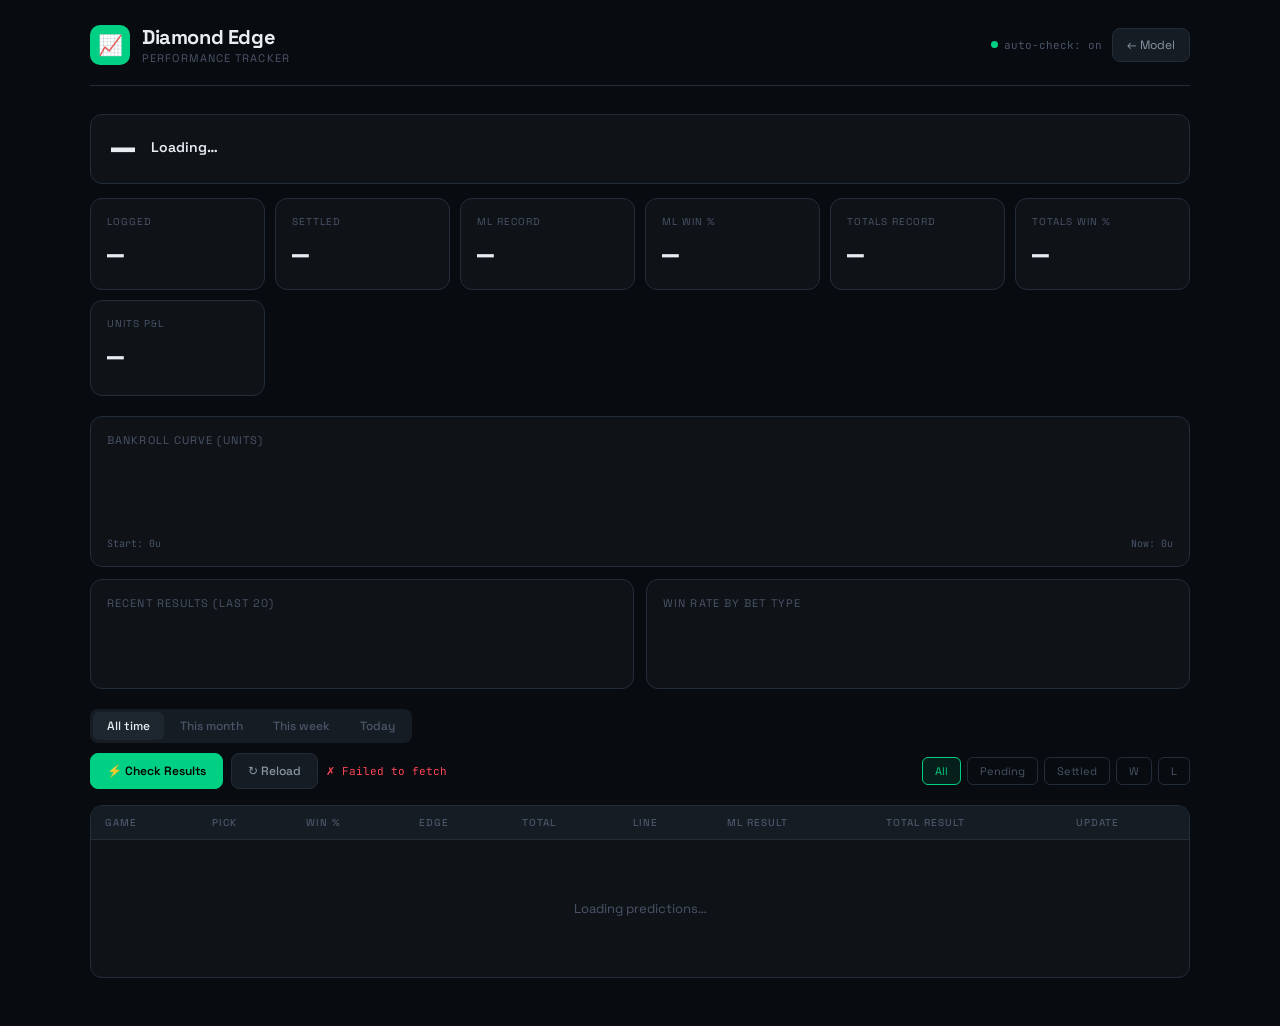
<file: tracker.html>
<!DOCTYPE html>
<html lang="en">
<head>
<meta charset="UTF-8">
<meta name="viewport" content="width=device-width, initial-scale=1.0">
<title>Diamond Edge · Tracker</title>
<link rel="preconnect" href="https://fonts.googleapis.com">
<link href="https://fonts.googleapis.com/css2?family=Space+Grotesk:wght@300;400;500;600;700&family=JetBrains+Mono:wght@400;500&display=swap" rel="stylesheet">
<style>
:root {
  --bg: #080b0f;
  --surface: #0f1318;
  --surface2: #161c24;
  --surface3: #1e2630;
  --border: #232d3a;
  --text: #e8edf2;
  --text2: #8a95a3;
  --text3: #4a5568;
  --green: #00d084;
  --green-bg: rgba(0,208,132,0.1);
  --green-border: rgba(0,208,132,0.25);
  --red: #ff4757;
  --red-bg: rgba(255,71,87,0.1);
  --red-border: rgba(255,71,87,0.25);
  --amber: #ffa502;
  --amber-bg: rgba(255,165,2,0.1);
  --blue: #2e86de;
  --blue-bg: rgba(46,134,222,0.1);
  --mono: 'JetBrains Mono', monospace;
}

* { box-sizing: border-box; margin: 0; padding: 0; }

body {
  font-family: 'Space Grotesk', sans-serif;
  background: var(--bg);
  color: var(--text);
  min-height: 100vh;
  padding: 24px 20px 48px;
}

.container { max-width: 1100px; margin: 0 auto; }

/* ── HEADER ── */
.header {
  display: flex;
  justify-content: space-between;
  align-items: center;
  margin-bottom: 28px;
  padding-bottom: 20px;
  border-bottom: 1px solid var(--border);
}
.brand { display: flex; align-items: center; gap: 12px; }
.brand-icon {
  width: 40px; height: 40px;
  background: var(--green);
  border-radius: 10px;
  display: flex; align-items: center; justify-content: center;
  font-size: 20px;
}
.brand-name { font-size: 20px; font-weight: 700; letter-spacing: -0.02em; }
.brand-sub { font-size: 11px; color: var(--text3); letter-spacing: 0.1em; margin-top: 1px; }
.header-right { display: flex; align-items: center; gap: 10px; }
.back-btn {
  background: var(--surface2);
  border: 1px solid var(--border);
  color: var(--text2);
  padding: 8px 14px;
  border-radius: 8px;
  font-family: inherit;
  font-size: 12px;
  cursor: pointer;
  text-decoration: none;
  display: inline-flex;
  align-items: center;
  gap: 6px;
  transition: all 0.15s;
}
.back-btn:hover { border-color: var(--green); color: var(--green); }
.auto-badge {
  display: flex;
  align-items: center;
  gap: 6px;
  font-size: 11px;
  color: var(--text3);
  font-family: var(--mono);
}
.auto-dot {
  width: 7px; height: 7px;
  border-radius: 50%;
  background: var(--green);
  animation: pulse 2s infinite;
}
@keyframes pulse {
  0%, 100% { opacity: 1; }
  50% { opacity: 0.3; }
}

/* ── STATS GRID ── */
.stats-grid {
  display: grid;
  grid-template-columns: repeat(6, 1fr);
  gap: 10px;
  margin-bottom: 20px;
}
@media (max-width: 900px) { .stats-grid { grid-template-columns: repeat(3, 1fr); } }
@media (max-width: 500px) { .stats-grid { grid-template-columns: repeat(2, 1fr); } }

.stat-card {
  background: var(--surface);
  border: 1px solid var(--border);
  border-radius: 12px;
  padding: 16px;
  position: relative;
  overflow: hidden;
}
.stat-card::before {
  content: '';
  position: absolute;
  top: 0; left: 0; right: 0;
  height: 2px;
  background: var(--green);
  opacity: 0;
  transition: opacity 0.2s;
}
.stat-card.positive::before { opacity: 1; background: var(--green); }
.stat-card.negative::before { opacity: 1; background: var(--red); }
.stat-label { font-size: 10px; color: var(--text3); letter-spacing: 0.1em; text-transform: uppercase; margin-bottom: 8px; }
.stat-value { font-size: 28px; font-weight: 700; font-family: var(--mono); letter-spacing: -0.02em; }
.stat-sub { font-size: 10px; color: var(--text3); margin-top: 4px; }
.stat-sub.up { color: var(--green); }
.stat-sub.down { color: var(--red); }

/* ── CHART ── */
.chart-row {
  display: grid;
  grid-template-columns: 1fr 1fr;
  gap: 12px;
  margin-bottom: 20px;
}
@media (max-width: 700px) { .chart-row { grid-template-columns: 1fr; } }

.chart-card {
  background: var(--surface);
  border: 1px solid var(--border);
  border-radius: 12px;
  padding: 16px;
}
.chart-title {
  font-size: 11px;
  color: var(--text3);
  letter-spacing: 0.1em;
  text-transform: uppercase;
  margin-bottom: 14px;
}
.bar-chart { display: flex; flex-direction: column; gap: 10px; }
.bar-row { display: flex; align-items: center; gap: 10px; }
.bar-label { font-size: 11px; color: var(--text2); width: 80px; flex-shrink: 0; font-family: var(--mono); }
.bar-track {
  flex: 1; height: 6px;
  background: var(--surface3);
  border-radius: 3px;
  overflow: hidden;
}
.bar-fill {
  height: 100%;
  border-radius: 3px;
  background: var(--green);
  transition: width 0.6s cubic-bezier(0.4,0,0.2,1);
}
.bar-fill.red { background: var(--red); }
.bar-val { font-size: 11px; color: var(--text2); font-family: var(--mono); width: 36px; text-align: right; }

.sparkline-wrap { display: flex; align-items: flex-end; gap: 3px; height: 48px; }
.spark-bar {
  flex: 1;
  border-radius: 2px 2px 0 0;
  min-height: 3px;
  transition: height 0.4s ease;
}
.spark-bar.w { background: var(--green); }
.spark-bar.l { background: var(--red); }
.spark-bar.p { background: var(--text3); }
.spark-bar.pending { background: var(--amber); opacity: 0.4; }

/* ── CONTROLS ── */
.controls {
  display: flex;
  gap: 8px;
  margin-bottom: 16px;
  flex-wrap: wrap;
  align-items: center;
}
.btn {
  background: var(--surface2);
  border: 1px solid var(--border);
  color: var(--text2);
  padding: 9px 16px;
  border-radius: 8px;
  font-family: inherit;
  font-size: 12px;
  font-weight: 500;
  cursor: pointer;
  transition: all 0.15s;
  display: inline-flex;
  align-items: center;
  gap: 6px;
}
.btn:hover { border-color: var(--text2); color: var(--text); }
.btn.primary { background: var(--green); border-color: var(--green); color: #000; font-weight: 600; }
.btn.primary:hover { background: #00e891; }
.btn:disabled { opacity: 0.4; cursor: not-allowed; }
.status-msg { font-size: 11px; color: var(--text3); font-family: var(--mono); }
.status-msg.ok { color: var(--green); }
.status-msg.err { color: var(--red); }
.status-msg.loading { color: var(--amber); }
.filter-row { display: flex; gap: 6px; margin-left: auto; }
.filter-btn {
  background: transparent;
  border: 1px solid var(--border);
  color: var(--text3);
  padding: 6px 12px;
  border-radius: 6px;
  font-family: inherit;
  font-size: 11px;
  cursor: pointer;
  transition: all 0.15s;
}
.filter-btn.active { border-color: var(--green); color: var(--green); background: var(--green-bg); }

/* ── LOG TABLE ── */
.log-card {
  background: var(--surface);
  border: 1px solid var(--border);
  border-radius: 12px;
  overflow: hidden;
}
.log-table { width: 100%; border-collapse: collapse; }
.log-table th {
  text-align: left;
  padding: 10px 14px;
  font-size: 10px;
  color: var(--text3);
  letter-spacing: 0.1em;
  text-transform: uppercase;
  border-bottom: 1px solid var(--border);
  background: var(--surface2);
  font-weight: 500;
}
.log-table td {
  padding: 12px 14px;
  font-size: 13px;
  border-bottom: 1px solid var(--border);
  vertical-align: middle;
}
.log-table tr:last-child td { border-bottom: none; }
.log-table tr:hover td { background: var(--surface2); }
.game-cell { font-weight: 600; }
.game-cell .away { color: var(--text2); }
.game-cell .home { color: var(--text); }
.mono { font-family: var(--mono); font-size: 12px; }
.pick-cell { font-family: var(--mono); font-weight: 500; }
.edge-pos { color: var(--green); }
.edge-neg { color: var(--red); }
.edge-flat { color: var(--text3); }
.pill {
  display: inline-flex;
  align-items: center;
  gap: 4px;
  padding: 3px 8px;
  border-radius: 4px;
  font-size: 10px;
  font-weight: 600;
  letter-spacing: 0.05em;
  font-family: var(--mono);
}
.pill-w { background: var(--green-bg); color: var(--green); border: 1px solid var(--green-border); }
.pill-l { background: var(--red-bg); color: var(--red); border: 1px solid var(--red-border); }
.pill-p { background: var(--surface3); color: var(--text3); border: 1px solid var(--border); }
.pill-pending { background: var(--amber-bg); color: var(--amber); border: 1px solid rgba(255,165,2,0.25); }

/* Manual result entry */
.result-entry { display: flex; gap: 4px; align-items: center; }
.mini-input {
  background: var(--surface3);
  border: 1px solid var(--border);
  color: var(--text);
  padding: 4px 8px;
  border-radius: 5px;
  font-family: var(--mono);
  font-size: 11px;
  width: 70px;
}
.mini-input:focus { outline: none; border-color: var(--green); }
.save-btn {
  background: var(--green);
  border: none;
  color: #000;
  padding: 4px 10px;
  border-radius: 5px;
  font-family: inherit;
  font-size: 11px;
  font-weight: 600;
  cursor: pointer;
}
.save-btn:hover { background: #00e891; }

.empty-state {
  text-align: center;
  padding: 48px 20px;
  color: var(--text3);
  font-size: 13px;
}

@media (max-width: 700px) {
  .log-table th:nth-child(n+5),
  .log-table td:nth-child(n+5) { display: none; }
}

/* STREAK */
.streak-banner{display:flex;align-items:center;justify-content:space-between;background:var(--surface);border:1px solid var(--border);border-radius:12px;padding:14px 20px;margin-bottom:14px;flex-wrap:wrap;gap:10px;}
.streak-num{font-size:40px;font-weight:700;font-family:var(--mono);line-height:1;}
.streak-num.green{color:var(--green);}
.streak-num.red{color:var(--red);}
.streak-dots{display:flex;gap:4px;margin-top:4px;}
.streak-dot{width:9px;height:9px;border-radius:50%;}
.streak-dot.w{background:var(--green);}
.streak-dot.l{background:var(--red);}
/* ROI stat */
.roi-pos{color:var(--green)!important;}
.roi-neg{color:var(--red)!important;}
/* Date tabs */
.date-tabs{display:flex;gap:2px;background:var(--surface2);border-radius:8px;padding:3px;width:fit-content;margin-bottom:10px;}
.date-tab{background:transparent;border:none;color:var(--text3);padding:6px 14px;border-radius:6px;font-family:inherit;font-size:12px;cursor:pointer;transition:all 0.15s;font-weight:500;}
.date-tab.active{background:var(--surface3);color:var(--text);}
/* Row colors */
.log-table tr.row-w td{background:rgba(0,208,132,0.03);}
.log-table tr.row-l td{background:rgba(255,71,87,0.03);}
.log-table tr.row-w:hover td{background:rgba(0,208,132,0.07);}
.log-table tr.row-l:hover td{background:rgba(255,71,87,0.07);}
/* Bankroll */
.bankroll-chart{height:70px;margin-bottom:6px;}
.bankroll-svg{width:100%;height:100%;overflow:visible;}
/* Sort headers */
.log-table th{cursor:pointer;}
.log-table th:hover{color:var(--text2);}
</style>
</head>
<body>
<div class="container">

  <!-- HEADER -->
  <div class="header">
    <div class="brand">
      <div class="brand-icon">📈</div>
      <div>
        <div class="brand-name">Diamond Edge</div>
        <div class="brand-sub">PERFORMANCE TRACKER</div>
      </div>
    </div>
    <div class="header-right">
      <div class="auto-badge">
        <div class="auto-dot"></div>
        <span id="auto-label">auto-check: on</span>
      </div>
      <a href="index.html" class="back-btn">← Model</a>
    </div>
  </div>

  <!-- STATS -->
  <!-- STREAK -->
<div class="streak-banner">
  <div style="display:flex;align-items:center;gap:16px;">
    <div><div class="streak-num" id="streak-num">—</div></div>
    <div><div style="font-size:14px;font-weight:600;" id="streak-type">Loading…</div><div class="streak-dots" id="streak-dots"></div></div>
  </div>
  <div style="font-size:11px;color:var(--text3);font-family:var(--mono);" id="streak-last"></div>
</div>
<div class="stats-grid" id="stats-grid">
    <div class="stat-card"><div class="stat-label">Logged</div><div class="stat-value" id="s-logged">—</div></div>
    <div class="stat-card"><div class="stat-label">Settled</div><div class="stat-value" id="s-settled">—</div></div>
    <div class="stat-card" id="sc-ml"><div class="stat-label">ML Record</div><div class="stat-value" id="s-ml-rec">—</div></div>
    <div class="stat-card" id="sc-ml-pct"><div class="stat-label">ML Win %</div><div class="stat-value" id="s-ml-pct">—</div></div>
    <div class="stat-card" id="sc-tot"><div class="stat-label">Totals Record</div><div class="stat-value" id="s-tot-rec">—</div></div>
    <div class="stat-card" id="sc-tot-pct"><div class="stat-label">Totals Win %</div><div class="stat-value" id="s-tot-pct">—</div></div>
    <div class="stat-card" id="sc-roi"><div class="stat-label">Units P&L</div><div class="stat-value" id="s-roi">—</div><div class="stat-sub" id="s-roi-sub"></div></div>
  </div>

  <!-- CHARTS -->
  <div class="chart-card" style="margin-bottom:12px;">
  <div class="chart-title">Bankroll curve (units)</div>
  <div class="bankroll-chart"><svg class="bankroll-svg" id="bankroll-svg" viewBox="0 0 600 70" preserveAspectRatio="none"></svg></div>
  <div style="display:flex;justify-content:space-between;"><span style="font-size:10px;color:var(--text3);font-family:var(--mono);" id="bank-start">Start: 0u</span><span style="font-size:10px;color:var(--text3);font-family:var(--mono);" id="bank-end">Now: 0u</span></div>
</div>
<div class="chart-row">
    <div class="chart-card">
      <div class="chart-title">Recent results (last 20)</div>
      <div class="sparkline-wrap" id="sparkline"></div>
    </div>
    <div class="chart-card">
      <div class="chart-title">Win rate by bet type</div>
      <div class="bar-chart" id="bar-chart"></div>
    </div>
  </div>

  <!-- CONTROLS -->
  <div class="date-tabs">
  <button class="date-tab active" onclick="setDateRange('all',this)">All time</button>
  <button class="date-tab" onclick="setDateRange('month',this)">This month</button>
  <button class="date-tab" onclick="setDateRange('week',this)">This week</button>
  <button class="date-tab" onclick="setDateRange('today',this)">Today</button>
</div>
<div class="controls">
    <button class="btn primary" onclick="checkResults()">⚡ Check Results</button>
    <button class="btn" onclick="loadData()">↻ Reload</button>
    <span class="status-msg" id="status-msg"></span>
    <div class="filter-row">
      <button class="filter-btn active" onclick="setFilter('all',this)">All</button>
      <button class="filter-btn" onclick="setFilter('pending',this)">Pending</button>
      <button class="filter-btn" onclick="setFilter('settled',this)">Settled</button>
      <button class="filter-btn" onclick="setFilter('w',this)">W</button>
      <button class="filter-btn" onclick="setFilter('l',this)">L</button>
    </div>
  </div>

  <!-- LOG -->
  <div class="log-card">
    <table class="log-table">
      <thead>
        <tr>
          <th>Game</th>
          <th>Pick</th>
          <th>Win %</th>
          <th>Edge</th>
          <th>Total</th>
          <th>Line</th>
          <th>ML Result</th>
          <th>Total Result</th>
          <th>Update</th>
        </tr>
      </thead>
      <tbody id="log-body">
        <tr><td colspan="9"><div class="empty-state">Loading predictions…</div></td></tr>
      </tbody>
    </table>
  </div>

</div>

<script>
// ─── CONFIG ───────────────────────────────────────────────
const SHEET_URL  = 'https://script.google.com/macros/s/AKfycbzINtK__4ges-rEU6Qqg-XP467pKRK5ljVUP6sMSQ0H1zRbB1FLtpY1A7pjM_6Sx-7d/exec';
const MLB_API    = 'https://statsapi.mlb.com/api/v1';
const PROXIES    = [
  u => 'https://corsproxy.io/?url=' + encodeURIComponent(u),
  u => 'https://api.allorigins.win/raw?url=' + encodeURIComponent(u),
  u => 'https://api.codetabs.com/v1/proxy?quest=' + encodeURIComponent(u)
];

const TEAM_NAMES = {
  'Arizona Diamondbacks':'ARI','Atlanta Braves':'ATL','Baltimore Orioles':'BAL',
  'Boston Red Sox':'BOS','Chicago Cubs':'CHC','Chicago White Sox':'CWS',
  'Cincinnati Reds':'CIN','Cleveland Guardians':'CLE','Colorado Rockies':'COL',
  'Detroit Tigers':'DET','Houston Astros':'HOU','Kansas City Royals':'KC',
  'Los Angeles Angels':'LAA','Los Angeles Dodgers':'LAD','Miami Marlins':'MIA',
  'Milwaukee Brewers':'MIL','Minnesota Twins':'MIN','New York Mets':'NYM',
  'New York Yankees':'NYY','Athletics':'OAK','Oakland Athletics':'OAK',
  'Philadelphia Phillies':'PHI','Pittsburgh Pirates':'PIT','San Diego Padres':'SD',
  'San Francisco Giants':'SF','Seattle Mariners':'SEA','St. Louis Cardinals':'STL',
  'Tampa Bay Rays':'TB','Texas Rangers':'TEX','Toronto Blue Jays':'TOR',
  'Washington Nationals':'WAS'
};

// ─── STATE ────────────────────────────────────────────────
let ALL_ROWS = [];
let FILTER   = 'all';
let DATE_RANGE = 'all';
let SORT_KEY = null;
let SORT_DIR = 1;

// ─── SHEET API ────────────────────────────────────────────
async function sheetGet(action = 'read') {
  const r = await fetch(SHEET_URL + '?action=' + action);
  return r.json();
}

async function sheetPost(body) {
  const r = await fetch(SHEET_URL, {
    method: 'POST',
    headers: { 'Content-Type': 'text/plain' },
    body: JSON.stringify(body)
  });
  return r.json();
}

// ─── MLB SCORES via proxy ─────────────────────────────────
async function proxyFetch(url) {
  for (const p of PROXIES) {
    try {
      const r = await fetch(p(url));
      if (!r.ok) continue;
      return await r.json();
    } catch(e) { /* try next */ }
  }
  throw new Error('All proxies failed');
}

async function fetchScores(dateStr) {
  const url = MLB_API + '/schedule?sportId=1&date=' + dateStr + '&hydrate=linescore';
  const d   = await proxyFetch(url);
  const map = {};
  if (!d.dates || !d.dates[0]) return map;
  d.dates[0].games.forEach(g => {
    if (g.status.statusCode !== 'F') return;
    const a = TEAM_NAMES[g.teams.away.team.name];
    const h = TEAM_NAMES[g.teams.home.team.name];
    if (!a || !h) return;
    const as = g.teams.away.score || 0;
    const hs = g.teams.home.score || 0;
    map[a + '@' + h] = { winner: hs > as ? h : a, total: as + hs };
  });
  return map;
}

// ─── GRADING ──────────────────────────────────────────────
function gradeML(pick, winner) {
  if (!pick || !winner) return null;
  return pick.trim().toUpperCase() === winner.trim().toUpperCase() ? 'W' : 'L';
}

function gradeTotal(recTotal, totalLine, actualTotal) {
  if (!recTotal || totalLine == null || actualTotal == null) return null;
  const line = parseFloat(totalLine);
  const actual = parseFloat(actualTotal);
  if (isNaN(line) || isNaN(actual)) return null;
  if (recTotal.indexOf('OVER') === 0)  return actual > line ? 'W' : actual === line ? 'P' : 'L';
  if (recTotal.indexOf('UNDER') === 0) return actual < line ? 'W' : actual === line ? 'P' : 'L';
  return null;
}

// ─── MAIN: CHECK RESULTS ──────────────────────────────────
async function checkResults() {
  setStatus('Checking MLB scores…', 'loading');

  // Get all unique dates from pending rows
  const pending = ALL_ROWS.filter(r => !r.result);
  if (pending.length === 0) { setStatus('No pending predictions.', 'ok'); return; }

  const dates = [...new Set(pending.map(r => (r.date || '').substring(0,10)).filter(Boolean))];
  
  // Fetch scores for each date
  const scoresByDate = {};
  for (const d of dates) {
    try { scoresByDate[d] = await fetchScores(d); } catch(e) { /* skip */ }
  }

  let updated = 0;
  for (const row of pending) {
    const dateStr = (row.date || '').substring(0,10);
    const scores  = scoresByDate[dateStr];
    if (!scores) continue;

    const key    = row.away + '@' + row.home;
    const result = scores[key];
    if (!result) continue; // game not final yet

    const mlGrade    = gradeML(row.pick, result.winner);
    const totalGrade = gradeTotal(row.recTotal, row.totalLine, result.total);
    const resultStr  = 'ML ' + (mlGrade||'?') + ' / Total ' + (totalGrade||'-');

    const fields = {
      actualWinner: result.winner,
      actualTotal:  result.total,
      result:       resultStr
    };

    try {
      await sheetPost({ action: 'update', id: row.id, fields });
      // Update local state
      Object.assign(row, fields);
      updated++;
    } catch(e) { /* continue */ }
  }

  if (updated > 0) {
    render();
    setStatus('✓ Updated ' + updated + ' result' + (updated > 1 ? 's' : ''), 'ok');
  } else {
    setStatus('✓ Checked — no new final scores yet', 'ok');
  }
}

function calcROI(row) {
  const mlR = parseResultPart(row.result,'ML');
  if (!mlR || mlR==='?') return null;
  if (mlR==='L') return -1;
  const m = String(row.recML||'').match(/([+-]\d+)/);
  if (!m) return 1;
  const odds = parseInt(m[1]);
  if (odds > 0) return odds/100;
  if (odds < 0) return 100/Math.abs(odds);
  return 1;
}

function setDateRange(r, btn) {
  DATE_RANGE = r;
  document.querySelectorAll('.date-tab').forEach(b=>b.classList.remove('active'));
  btn.classList.add('active');
  render();
}

function sortBy(key) {
  if (SORT_KEY===key) SORT_DIR*=-1; else { SORT_KEY=key; SORT_DIR=-1; }
  render();
}

function getFilteredRows() {
  let rows = [...ALL_ROWS];
  const now = new Date();
  const today = now.toISOString().substring(0,10);
  const weekAgo  = new Date(now-7*86400000).toISOString().substring(0,10);
  const monthAgo = new Date(now-30*86400000).toISOString().substring(0,10);
  if (DATE_RANGE==='today') rows=rows.filter(r=>(r.date||'').substring(0,10)===today);
  if (DATE_RANGE==='week')  rows=rows.filter(r=>(r.date||'').substring(0,10)>=weekAgo);
  if (DATE_RANGE==='month') rows=rows.filter(r=>(r.date||'').substring(0,10)>=monthAgo);
  if (FILTER==='pending') rows=rows.filter(r=>!r.result||r.result.includes('?'));
  if (FILTER==='settled') rows=rows.filter(r=>r.result&&!r.result.includes('?'));
  if (FILTER==='w') rows=rows.filter(r=>/ML W/.test(r.result));
  if (FILTER==='l') rows=rows.filter(r=>/ML L/.test(r.result));
  if (SORT_KEY) rows.sort((a,b)=>{
    let av=parseFloat(a[SORT_KEY])||0, bv=parseFloat(b[SORT_KEY])||0;
    return (av-bv)*SORT_DIR;
  });
  return rows;
}

function renderStreak(rows) {
  const settled = rows.filter(r=>r.result&&!r.result.includes('?'));
  if (!settled.length) { setText('streak-num','—'); setText('streak-type','No results yet'); return; }
  const grades = settled.map(r=>{ const m=String(r.result).match(/ML\s+(\w)/); return m?m[1]:null; }).filter(Boolean);
  let streak=0, type=grades[0];
  for (const g of grades) { if(g===type) streak++; else break; }
  const numEl=document.getElementById('streak-num');
  if(numEl){ numEl.textContent=streak; numEl.className='streak-num '+(type==='W'?'green':'red'); }
  setText('streak-type', type==='W'?'WIN STREAK 🔥':'LOSING STREAK');
  setText('streak-last','Last: '+grades.slice(0,5).join(' '));
  const dots=document.getElementById('streak-dots');
  if(dots) dots.innerHTML=grades.slice(0,10).map(g=>`<div class="streak-dot ${g.toLowerCase()}"></div>`).join('');
}

function renderBankroll(rows) {
  const settled=rows.filter(r=>r.result&&!r.result.includes('?')).reverse();
  let units=0, points=[0];
  settled.forEach(r=>{ const roi=calcROI(r); if(roi!==null){units+=roi;points.push(units);} });
  const svg=document.getElementById('bankroll-svg');
  if(!svg) return;
  if(points.length<2){ svg.innerHTML='<text x="300" y="35" text-anchor="middle" fill="#4a5568" font-size="12" font-family="Space Grotesk">No settled results yet</text>'; return; }
  const W=600,H=70,pad=4, min=Math.min(...points), max=Math.max(...points), range=max-min||1;
  const xs=points.map((_,i)=>pad+(W-2*pad)*i/(points.length-1));
  const ys=points.map(v=>H-pad-(H-2*pad)*(v-min)/range);
  const path='M '+xs.map((x,i)=>x+','+ys[i]).join(' L ');
  const fill='M '+xs[0]+','+H+' L '+xs.map((x,i)=>x+','+ys[i]).join(' L ')+' L '+xs[xs.length-1]+','+H+' Z';
  const color=units>=0?'#00d084':'#ff4757';
  svg.innerHTML=`<defs><linearGradient id="bg" x1="0" y1="0" x2="0" y2="1"><stop offset="0%" stop-color="${color}" stop-opacity="0.2"/><stop offset="100%" stop-color="${color}" stop-opacity="0"/></linearGradient></defs><path d="${fill}" fill="url(#bg)"/><path d="${path}" fill="none" stroke="${color}" stroke-width="2" stroke-linejoin="round"/><circle cx="${xs[xs.length-1]}" cy="${ys[ys.length-1]}" r="3" fill="${color}"/>`;
  setText('bank-start','Start: 0u');
  setText('bank-end','Now: '+(units>=0?'+':'')+units.toFixed(2)+'u');
}

function renderROI(rows) {
  const settled=rows.filter(r=>r.result&&!r.result.includes('?'));
  let roi=0, count=0;
  settled.forEach(r=>{ const r2=calcROI(r); if(r2!==null){roi+=r2;count++;} });
  const el=document.getElementById('s-roi');
  if(el){ el.textContent=(roi>=0?'+':'')+roi.toFixed(2)+'u'; el.className='stat-value '+(roi>=0?'roi-pos':'roi-neg'); }
  setText('s-roi-sub', count>0?'from '+count+' settled':'—');
}


async function loadData() {
  setStatus('Loading…', 'loading');
  try {
    const d = await sheetGet('read');
    if (!d.success) throw new Error(d.error || 'Failed');
    ALL_ROWS = (d.rows || []).reverse(); // most recent first
    render();
    setStatus('✓ ' + ALL_ROWS.length + ' predictions', 'ok');
  } catch(e) {
    setStatus('✗ ' + e.message, 'err');
  }
}

// ─── RENDER ───────────────────────────────────────────────
function render() {
  const rows = getFilteredRows();
  // Auto-grade rows with actualWinner
  rows.forEach(r => {
    if (r.actualWinner && (!r.result || r.result.includes('?'))) {
      const mlG  = gradeML(r.pick, r.actualWinner);
      const totG = gradeTotal(r.recTotal, r.totalLine, r.actualTotal);
      r.result   = 'ML '+(mlG||'?')+' / Total '+(totG||'-');
    }
  });
  renderStreak(rows);
  renderStats(rows);
  renderBankroll(rows);
  renderROI(rows);
  renderCharts(rows);
  renderLog(rows);
}

function renderStats(rows) {
  // Auto-grade any row with actualWinner but no result string
  ALL_ROWS.forEach(r => {
    if (r.actualWinner && !r.result) {
      const mlG  = gradeML(r.pick, r.actualWinner);
      const totG = gradeTotal(r.recTotal, r.totalLine, r.actualTotal);
      r.result   = 'ML ' + (mlG||'?') + ' / Total ' + (totG||'-');
    }
  });

  const settled = (rows||ALL_ROWS).filter(r => r.result && !r.result.includes('?'));
  let mlW=0,mlL=0,totW=0,totL=0,totP=0;
  settled.forEach(r => {
    const m = String(r.result).match(/ML\s+(\w)/);
    const t = String(r.result).match(/Total\s+(\w)/);
    if (m) { if(m[1]==='W') mlW++; else if(m[1]==='L') mlL++; }
    if (t) { if(t[1]==='W') totW++; else if(t[1]==='L') totL++; else if(t[1]==='P') totP++; }
  });
  const mlG = mlW+mlL, totG = totW+totL;
  const mlPct  = mlG  > 0 ? (mlW/mlG*100).toFixed(1)  : null;
  const totPct = totG > 0 ? (totW/totG*100).toFixed(1) : null;

  setText('s-logged',   ALL_ROWS.length);
  setText('s-settled',  settled.length);
  setText('s-ml-rec',   mlG  > 0 ? mlW+'-'+mlL  : '—');
  setText('s-tot-rec',  totG > 0 ? totW+'-'+totL+(totP?'-'+totP:'') : '—');
  setText('s-ml-pct',   mlPct  ? mlPct+'%'  : '—');
  setText('s-tot-pct',  totPct ? totPct+'%' : '—');

  const bev = 52.4;
  if (mlPct)  styleCard('sc-ml-pct',  parseFloat(mlPct)  >= bev);
  if (totPct) styleCard('sc-tot-pct', parseFloat(totPct) >= bev);
}

function styleCard(id, positive) {
  const el = document.getElementById(id);
  if (!el) return;
  el.classList.toggle('positive', positive);
  el.classList.toggle('negative', !positive);
}

function renderCharts(rows) {
  const allRows = rows || ALL_ROWS;
  // Sparkline — last 20 settled results
  const settled = allRows.filter(r => r.result && !r.result.includes('?')).slice(0, 20).reverse();
  const spark = document.getElementById('sparkline');
  if (!spark) return;
  if (settled.length === 0) { spark.innerHTML = '<div style="color:var(--text3);font-size:11px;">No settled results yet</div>'; return; }
  const maxH = 48;
  spark.innerHTML = settled.map(r => {
    const m = String(r.result).match(/ML\s+(\w)/);
    const grade = m ? m[1].toLowerCase() : 'pending';
    const h = grade === 'w' ? maxH : grade === 'l' ? 20 : 10;
    return `<div class="spark-bar ${grade}" style="height:${h}px;" title="${r.away}@${r.home}: ${r.result}"></div>`;
  }).join('');

  // Bar chart — win rates by category
  const bc = document.getElementById('bar-chart');
  if (!bc) return;
  const cats = [
    { label: 'ML overall', rows: settled.filter(r => /ML [WL]/.test(r.result)), key: 'ML' },
    { label: 'Totals',     rows: settled.filter(r => /Total [WL]/.test(r.result)), key: 'Total' },
    { label: '+EV picks',  rows: settled.filter(r => parseFloat(r.mlEdge) >= 4), key: 'ML' },
  ];
  bc.innerHTML = cats.map(cat => {
    let w=0, l=0;
    cat.rows.forEach(r => {
      const m = String(r.result).match(new RegExp(cat.key + '\\s+(\\w)'));
      if (m) { if(m[1]==='W') w++; else if(m[1]==='L') l++; }
    });
    const total = w+l;
    const pct   = total > 0 ? Math.round(w/total*100) : 0;
    const bad   = total > 0 && pct < 52;
    return `<div class="bar-row">
      <div class="bar-label">${cat.label}</div>
      <div class="bar-track"><div class="bar-fill ${bad?'red':''}" style="width:${pct}%"></div></div>
      <div class="bar-val">${total > 0 ? pct+'%' : '—'}</div>
    </div>`;
  }).join('');
}

function renderLog(filteredRows) {
  const body = document.getElementById('log-body');
  const rows = filteredRows || ALL_ROWS;

  if (rows.length === 0) {
    body.innerHTML = `<tr><td colspan="10"><div class="empty-state">No predictions match this filter.</div></td></tr>`;
    return;
  }

  body.innerHTML = rows.map(r => {
    const awayTeam  = r.away || '';
    const homeTeam  = r.home || '';
    const date      = formatDate(r.date);
    const edgePct   = parseFloat(r.mlEdge);
    const edgeCls   = isNaN(edgePct) ? 'edge-flat' : edgePct >= 4 ? 'edge-pos' : edgePct <= -4 ? 'edge-neg' : 'edge-flat';
    const edgeStr   = isNaN(edgePct) ? '—' : (edgePct>0?'+':'') + edgePct.toFixed(1) + '%';
    const mlR       = parseResultPart(r.result, 'ML');
    const totR      = parseResultPart(r.result, 'Total');
    const isSettled = r.result && !r.result.includes('?');
    const rowCls    = mlR==='W' ? 'row-w' : mlR==='L' ? 'row-l' : 'row-pending';
    
    // ROI for this pick
    const roi    = calcROI(r);
    const roiStr = roi===null ? '—' : roi>=0
      ? `<span style="color:var(--green);font-family:var(--mono);font-size:12px;">+${roi.toFixed(2)}u</span>`
      : `<span style="color:var(--red);font-family:var(--mono);font-size:12px;">${roi.toFixed(2)}u</span>`;

    const updateCell = !isSettled
      ? `<div class="result-entry">
           <input class="mini-input" id="w_${r.id}" placeholder="Winner">
           <input class="mini-input" id="t_${r.id}" placeholder="Total" type="number" step="0.5">
           <button class="save-btn" onclick="saveManual('${r.id}')">Save</button>
         </div>`
      : '';

    return `<tr class="${rowCls}">
      <td><div class="game-cell"><span class="away">${awayTeam}</span>${awayTeam?' @ ':''}<span class="home">${homeTeam}</span><div style="font-size:10px;color:var(--text3);margin-top:2px;">${date}</div></div></td>
      <td><div class="pick-cell">${r.pick||'—'}</div><div style="font-size:10px;color:var(--text3);max-width:130px;overflow:hidden;text-overflow:ellipsis;white-space:nowrap;">${r.recML||''}</div></td>
      <td class="mono">${r.winPct||'—'}</td>
      <td class="mono ${edgeCls}">${edgeStr}</td>
      <td class="mono">${r.predTotal||'—'}</td>
      <td class="mono">${r.totalLine||'—'}</td>
      <td>${pillHtml(mlR)}</td>
      <td>${pillHtml(totR)}</td>
      <td>${roiStr}</td>
      <td>${updateCell}</td>
    </tr>`;
  }).join('');
}

function parseResultPart(result, key) {
  if (!result) return null;
  const m = String(result).match(new RegExp(key + '\\s+(\\w)'));
  return m ? m[1] : null;
}

function pillHtml(grade) {
  if (!grade) return '<span class="pill pill-pending">PENDING</span>';
  const cls = grade === 'W' ? 'pill-w' : grade === 'L' ? 'pill-l' : 'pill-p';
  return `<span class="pill ${cls}">${grade}</span>`;
}

function formatDate(d) {
  if (!d) return '—';
  const dt = new Date(d);
  if (isNaN(dt)) return String(d).substring(0,10);
  return (dt.getMonth()+1) + '/' + dt.getDate();
}

function setText(id, val) {
  const el = document.getElementById(id);
  if (el) el.textContent = val;
}

function setStatus(msg, type) {
  const el = document.getElementById('status-msg');
  if (!el) return;
  el.textContent = msg;
  el.className = 'status-msg ' + (type||'');
}

function setFilter(f, btn) {
  FILTER = f;
  document.querySelectorAll('.filter-btn').forEach(b => b.classList.remove('active'));
  btn.classList.add('active');
  renderLog();
}

// ─── MANUAL SAVE ──────────────────────────────────────────
async function saveManual(id) {
  const winnerEl = document.getElementById('w_' + id);
  const totalEl  = document.getElementById('t_' + id);
  if (!winnerEl || !totalEl) return;

  const winner = winnerEl.value.trim().toUpperCase();
  const total  = parseFloat(totalEl.value);
  if (!winner) { alert('Enter winner team code (e.g. NYY)'); return; }
  if (isNaN(total)) { alert('Enter actual total runs'); return; }

  const row = ALL_ROWS.find(r => r.id === id);
  if (!row) return;

  const mlGrade    = gradeML(row.pick, winner);
  const totalGrade = gradeTotal(row.recTotal, row.totalLine, total);
  const resultStr  = 'ML ' + (mlGrade||'?') + ' / Total ' + (totalGrade||'-');

  const fields = { actualWinner: winner, actualTotal: total, result: resultStr };
  setStatus('Saving…', 'loading');

  try {
    await sheetPost({ action: 'update', id, fields });
    Object.assign(row, fields);
    render();
    setStatus('✓ Saved', 'ok');
  } catch(e) {
    setStatus('✗ ' + e.message, 'err');
  }
}

// ─── AUTO-CHECK every 30 minutes ─────────────────────────
let autoInterval = null;

function startAutoCheck() {
  if (autoInterval) return;
  autoInterval = setInterval(() => {
    const hasPending = ALL_ROWS.some(r => !r.result);
    if (hasPending) {
      console.log('Auto-checking results…');
      checkResults();
    }
  }, 30 * 60 * 1000); // 30 minutes
}

// ─── INIT ─────────────────────────────────────────────────
loadData().then(() => {
  startAutoCheck();
});
</script>
</body>
</html>
</file>
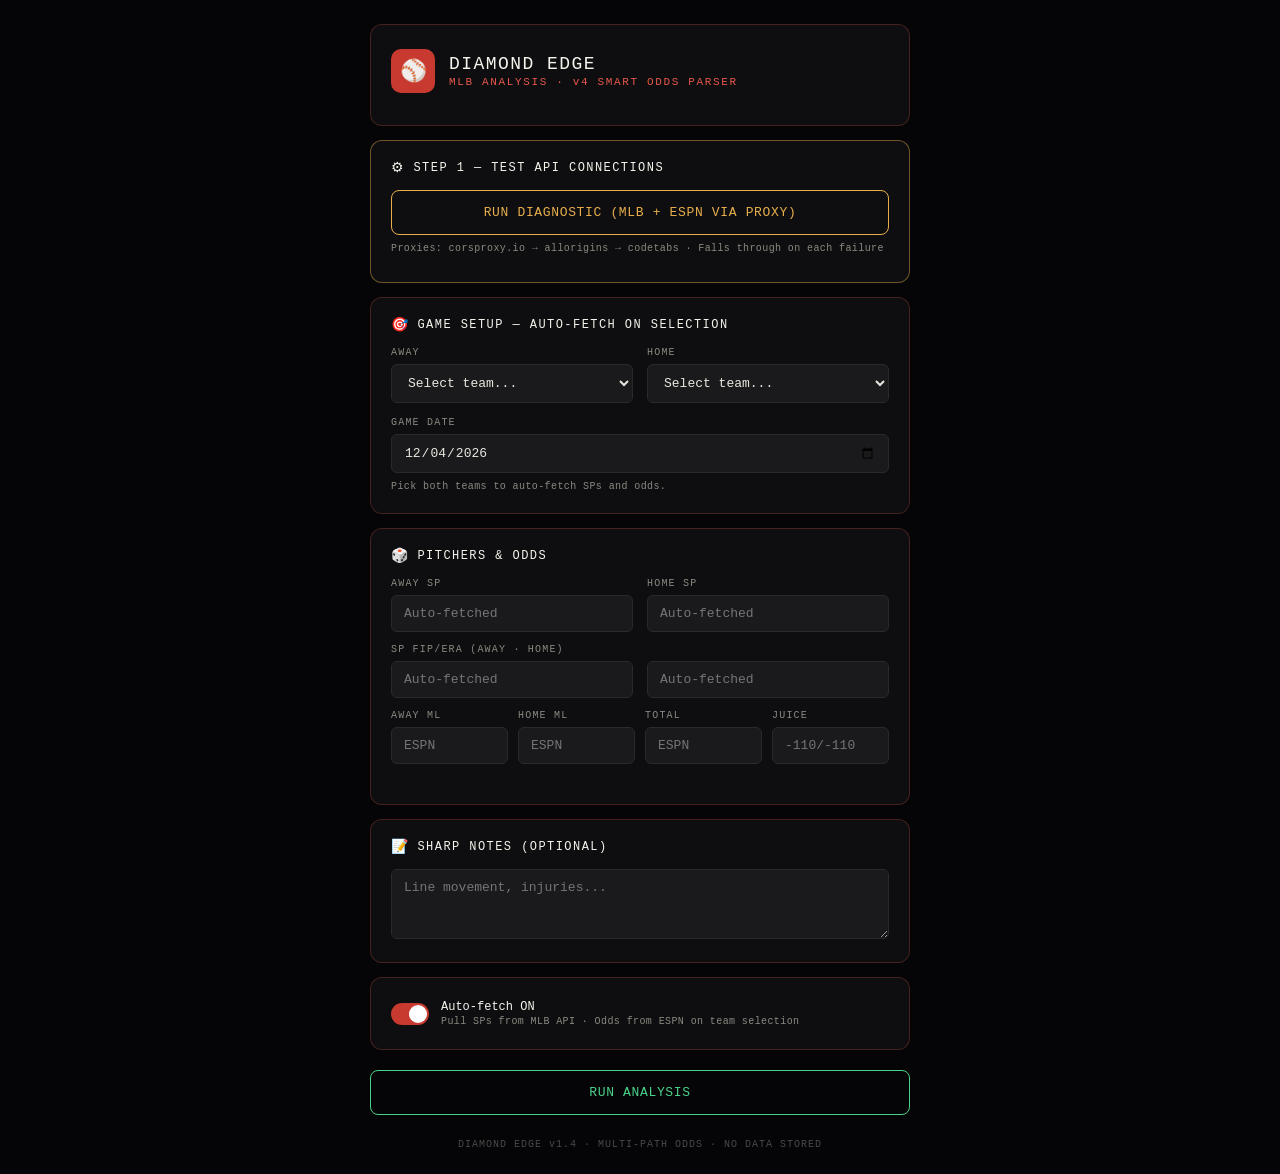
<file: archive/diamond_edge_v4.html>
<!DOCTYPE html>
<html lang="en">
<head>
<meta charset="UTF-8">
<meta name="viewport" content="width=device-width, initial-scale=1.0">
<title>Diamond Edge — MLB Analysis v4</title>
<style>
  * { box-sizing: border-box; }
  body {
    font-family: 'Courier New', 'Menlo', monospace;
    background: #050507;
    color: #e8e8e0;
    margin: 0;
    padding: 24px 16px;
    min-height: 100vh;
  }
  .container { max-width: 540px; margin: 0 auto; }
  .card {
    background: #0e0e10;
    border: 1px solid rgba(232, 88, 75, 0.25);
    border-radius: 12px;
    padding: 18px 20px;
    margin-bottom: 14px;
  }
  .card-accent { border-color: rgba(232, 174, 75, 0.45); }
  .header { display: flex; align-items: center; gap: 14px; padding: 6px 0 14px; }
  .logo {
    width: 44px; height: 44px;
    background: #c83a30;
    border-radius: 10px;
    display: flex; align-items: center; justify-content: center;
    font-size: 22px;
  }
  .title { font-size: 18px; font-weight: 500; letter-spacing: 0.08em; color: #f4f4ec; margin: 0; }
  .subtitle { font-size: 11px; color: #e8584b; letter-spacing: 0.15em; margin: 2px 0 0; }
  .section-title {
    font-size: 12px; letter-spacing: 0.12em; color: #f4f4ec;
    margin: 0 0 14px;
    display: flex; align-items: center; gap: 8px;
  }
  .icon { font-size: 14px; }
  button {
    width: 100%;
    background: transparent;
    border: 1px solid #e8ae4b;
    color: #e8ae4b;
    padding: 14px;
    border-radius: 8px;
    font-family: inherit;
    font-size: 13px;
    letter-spacing: 0.05em;
    cursor: pointer;
    transition: all 0.15s;
  }
  button:hover { background: rgba(232, 174, 75, 0.08); }
  button:active { transform: scale(0.99); }
  .btn-primary { border-color: #4ad28a; color: #4ad28a; margin-top: 6px; }
  .btn-primary:hover { background: rgba(74, 210, 138, 0.08); }
  .grid-2 { display: grid; grid-template-columns: 1fr 1fr; gap: 14px; }
  .grid-4 { display: grid; grid-template-columns: 1fr 1fr 1fr 1fr; gap: 10px; }
  label.fld { font-size: 10px; letter-spacing: 0.12em; color: #8a8a82; margin-bottom: 6px; display: block; }
  input, select, textarea {
    width: 100%;
    background: #1a1a1d;
    border: 1px solid #2a2a2e;
    color: #e8e8e0;
    padding: 10px 12px;
    border-radius: 6px;
    font-family: inherit;
    font-size: 13px;
  }
  input:focus, select:focus, textarea:focus { outline: none; border-color: #e8584b; }
  textarea { min-height: 70px; resize: vertical; }
  input.auto-filled { border-color: rgba(74, 210, 138, 0.4); background: #0d1410; }
  .toggle-row { display: flex; align-items: center; gap: 12px; padding: 4px 0; }
  .toggle {
    position: relative;
    width: 38px; height: 22px;
    background: #c83a30;
    border-radius: 11px;
    cursor: pointer;
    flex-shrink: 0;
    transition: background 0.15s;
  }
  .toggle.off { background: #3a3a3e; }
  .toggle::after {
    content: '';
    position: absolute;
    top: 2px; left: 18px;
    width: 18px; height: 18px;
    background: white;
    border-radius: 50%;
    transition: left 0.15s;
  }
  .toggle.off::after { left: 2px; }
  .toggle-label { font-size: 12px; color: #f4f4ec; }
  .toggle-sub { font-size: 10px; color: #8a8a82; margin-top: 2px; letter-spacing: 0.04em; }
  .diag {
    margin-top: 12px;
    padding: 10px 12px;
    background: #0a1410;
    border: 1px solid rgba(74, 210, 138, 0.25);
    border-radius: 6px;
    font-size: 11px;
    color: #4ad28a;
    display: none;
    line-height: 1.7;
  }
  .diag.show { display: block; }
  .diag.error { border-color: rgba(232, 88, 75, 0.4); color: #e8584b; background: #1a0a0a; }
  .status-line {
    font-size: 10px;
    color: #8a8a82;
    margin-top: 8px;
    letter-spacing: 0.04em;
    min-height: 14px;
  }
  .status-line.success { color: #4ad28a; }
  .status-line.error { color: #e8584b; }
  .status-line.loading { color: #e8ae4b; }
  .result {
    margin-top: 14px;
    padding: 16px;
    background: #0a0e14;
    border: 1px solid rgba(85, 142, 230, 0.3);
    border-radius: 8px;
    display: none;
  }
  .result.show { display: block; }
  .result-row {
    display: flex; justify-content: space-between;
    padding: 6px 0;
    border-bottom: 1px solid #1a1a1d;
    font-size: 12px;
  }
  .result-row:last-child { border-bottom: none; }
  .result-label { color: #8a8a82; letter-spacing: 0.04em; }
  .result-val { color: #f4f4ec; font-weight: 500; }
  .pick { color: #4ad28a; font-weight: 500; }
  .edge-pos { color: #4ad28a; }
  .edge-neg { color: #e8584b; }
  .edge-flat { color: #8a8a82; }
  .footer-note {
    text-align: center;
    margin-top: 24px;
    font-size: 10px;
    color: #4a4a48;
    letter-spacing: 0.1em;
  }
  .proxy-info {
    font-size: 10px;
    color: #8a8a82;
    margin-top: 8px;
    letter-spacing: 0.04em;
  }
</style>
</head>
<body>
<div class="container">

  <div class="card">
    <div class="header">
      <div class="logo">⚾</div>
      <div>
        <p class="title">DIAMOND EDGE</p>
        <p class="subtitle">MLB ANALYSIS · v4 SMART ODDS PARSER</p>
      </div>
    </div>
  </div>

  <div class="card card-accent">
    <p class="section-title"><span class="icon">⚙</span>STEP 1 — TEST API CONNECTIONS</p>
    <button onclick="runDiagnostic()">RUN DIAGNOSTIC (MLB + ESPN VIA PROXY)</button>
    <div class="diag" id="diag"></div>
    <p class="proxy-info">Proxies: corsproxy.io → allorigins → codetabs · Falls through on each failure</p>
  </div>

  <div class="card">
    <p class="section-title"><span class="icon">🎯</span>GAME SETUP — AUTO-FETCH ON SELECTION</p>
    <div class="grid-2">
      <div>
        <label class="fld">AWAY</label>
        <select id="away" onchange="onTeamChange()">
          <option value="">Select team...</option>
        </select>
      </div>
      <div>
        <label class="fld">HOME</label>
        <select id="home" onchange="onTeamChange()">
          <option value="">Select team...</option>
        </select>
      </div>
    </div>
    <div style="margin-top: 14px;">
      <label class="fld">GAME DATE</label>
      <input type="date" id="gamedate" onchange="onTeamChange()">
    </div>
    <div class="status-line" id="game-status">Pick both teams to auto-fetch SPs and odds.</div>
  </div>

  <div class="card">
    <p class="section-title"><span class="icon">🎲</span>PITCHERS &amp; ODDS</p>
    <div class="grid-2">
      <div>
        <label class="fld">AWAY SP</label>
        <input type="text" id="away_sp" placeholder="Auto-fetched">
      </div>
      <div>
        <label class="fld">HOME SP</label>
        <input type="text" id="home_sp" placeholder="Auto-fetched">
      </div>
    </div>
    <div style="margin-top: 12px;">
      <label class="fld">SP FIP/ERA (AWAY · HOME)</label>
      <div class="grid-2">
        <input type="number" step="0.01" id="away_fip" placeholder="Auto-fetched">
        <input type="number" step="0.01" id="home_fip" placeholder="Auto-fetched">
      </div>
    </div>
    <div class="grid-4" style="margin-top: 12px;">
      <div>
        <label class="fld">AWAY ML</label>
        <input type="number" id="away_ml" placeholder="ESPN">
      </div>
      <div>
        <label class="fld">HOME ML</label>
        <input type="number" id="home_ml" placeholder="ESPN">
      </div>
      <div>
        <label class="fld">TOTAL</label>
        <input type="number" step="0.5" id="total" placeholder="ESPN">
      </div>
      <div>
        <label class="fld">JUICE</label>
        <input type="text" id="juice" placeholder="-110/-110">
      </div>
    </div>
    <div class="status-line" id="odds-status"></div>
  </div>

  <div class="card">
    <p class="section-title"><span class="icon">📝</span>SHARP NOTES (OPTIONAL)</p>
    <textarea id="notes" placeholder="Line movement, injuries..."></textarea>
  </div>

  <div class="card">
    <div class="toggle-row">
      <div class="toggle" id="websearch" onclick="this.classList.toggle('off')"></div>
      <div>
        <div class="toggle-label">Auto-fetch ON</div>
        <div class="toggle-sub">Pull SPs from MLB API · Odds from ESPN on team selection</div>
      </div>
    </div>
  </div>

  <button class="btn-primary" onclick="runAnalysis()">RUN ANALYSIS</button>
  <div class="result" id="result"></div>

  <div class="footer-note">DIAMOND EDGE v1.4 · MULTI-PATH ODDS · NO DATA STORED</div>
</div>

<script>
// ============================================================
// PROXY LAYER
// ============================================================
const PROXIES = [
  { name: 'corsproxy.io', wrap: u => 'https://corsproxy.io/?url=' + encodeURIComponent(u) },
  { name: 'allorigins.win', wrap: u => 'https://api.allorigins.win/raw?url=' + encodeURIComponent(u) },
  { name: 'codetabs', wrap: u => 'https://api.codetabs.com/v1/proxy?quest=' + encodeURIComponent(u) }
];

async function proxyFetch(targetUrl) {
  let lastError = null;
  for (const p of PROXIES) {
    try {
      const r = await fetch(p.wrap(targetUrl));
      if (!r.ok) throw new Error('HTTP ' + r.status);
      const data = await r.json();
      return { data, proxy: p.name };
    } catch (e) {
      lastError = e;
    }
  }
  throw new Error('All proxies failed. Last: ' + (lastError ? lastError.message : 'unknown'));
}

// ============================================================
// TEAM DATABASE
// ============================================================
const TEAMS = {
  'ARI': { id: 109, espn: 'ARI', name: 'Arizona Diamondbacks', vsLHP: 0.322, vsRHP: 0.316, park: 1.02 },
  'ATL': { id: 144, espn: 'ATL', name: 'Atlanta Braves',       vsLHP: 0.335, vsRHP: 0.328, park: 1.01 },
  'BAL': { id: 110, espn: 'BAL', name: 'Baltimore Orioles',    vsLHP: 0.328, vsRHP: 0.319, park: 1.03 },
  'BOS': { id: 111, espn: 'BOS', name: 'Boston Red Sox',       vsLHP: 0.325, vsRHP: 0.316, park: 1.06 },
  'CHC': { id: 112, espn: 'CHC', name: 'Chicago Cubs',         vsLHP: 0.319, vsRHP: 0.322, park: 1.01 },
  'CWS': { id: 145, espn: 'CHW', name: 'Chicago White Sox',    vsLHP: 0.298, vsRHP: 0.293, park: 1.02 },
  'CIN': { id: 113, espn: 'CIN', name: 'Cincinnati Reds',      vsLHP: 0.321, vsRHP: 0.315, park: 1.05 },
  'CLE': { id: 114, espn: 'CLE', name: 'Cleveland Guardians',  vsLHP: 0.318, vsRHP: 0.312, park: 0.99 },
  'COL': { id: 115, espn: 'COL', name: 'Colorado Rockies',     vsLHP: 0.316, vsRHP: 0.307, park: 1.20 },
  'DET': { id: 116, espn: 'DET', name: 'Detroit Tigers',       vsLHP: 0.320, vsRHP: 0.314, park: 0.98 },
  'HOU': { id: 117, espn: 'HOU', name: 'Houston Astros',       vsLHP: 0.324, vsRHP: 0.317, park: 1.02 },
  'KC':  { id: 118, espn: 'KC',  name: 'Kansas City Royals',   vsLHP: 0.312, vsRHP: 0.305, park: 0.99 },
  'LAA': { id: 108, espn: 'LAA', name: 'Los Angeles Angels',   vsLHP: 0.316, vsRHP: 0.309, park: 0.99 },
  'LAD': { id: 119, espn: 'LAD', name: 'Los Angeles Dodgers',  vsLHP: 0.339, vsRHP: 0.333, park: 1.00 },
  'MIA': { id: 146, espn: 'MIA', name: 'Miami Marlins',        vsLHP: 0.310, vsRHP: 0.302, park: 0.94 },
  'MIL': { id: 158, espn: 'MIL', name: 'Milwaukee Brewers',    vsLHP: 0.322, vsRHP: 0.316, park: 1.01 },
  'MIN': { id: 142, espn: 'MIN', name: 'Minnesota Twins',      vsLHP: 0.318, vsRHP: 0.312, park: 0.99 },
  'NYM': { id: 121, espn: 'NYM', name: 'New York Mets',        vsLHP: 0.320, vsRHP: 0.315, park: 0.95 },
  'NYY': { id: 147, espn: 'NYY', name: 'New York Yankees',     vsLHP: 0.330, vsRHP: 0.327, park: 1.04 },
  'OAK': { id: 133, espn: 'ATH', name: 'Athletics',            vsLHP: 0.314, vsRHP: 0.308, park: 1.05 },
  'PHI': { id: 143, espn: 'PHI', name: 'Philadelphia Phillies',vsLHP: 0.327, vsRHP: 0.321, park: 1.04 },
  'PIT': { id: 134, espn: 'PIT', name: 'Pittsburgh Pirates',   vsLHP: 0.308, vsRHP: 0.304, park: 0.97 },
  'SD':  { id: 135, espn: 'SD',  name: 'San Diego Padres',     vsLHP: 0.324, vsRHP: 0.318, park: 0.94 },
  'SF':  { id: 137, espn: 'SF',  name: 'San Francisco Giants', vsLHP: 0.316, vsRHP: 0.310, park: 0.92 },
  'SEA': { id: 136, espn: 'SEA', name: 'Seattle Mariners',     vsLHP: 0.318, vsRHP: 0.312, park: 0.93 },
  'STL': { id: 138, espn: 'STL', name: 'St. Louis Cardinals',  vsLHP: 0.317, vsRHP: 0.311, park: 0.99 },
  'TB':  { id: 139, espn: 'TB',  name: 'Tampa Bay Rays',       vsLHP: 0.320, vsRHP: 0.314, park: 0.97 },
  'TEX': { id: 140, espn: 'TEX', name: 'Texas Rangers',        vsLHP: 0.323, vsRHP: 0.317, park: 1.02 },
  'TOR': { id: 141, espn: 'TOR', name: 'Toronto Blue Jays',    vsLHP: 0.321, vsRHP: 0.315, park: 1.02 },
  'WAS': { id: 120, espn: 'WSH', name: 'Washington Nationals', vsLHP: 0.314, vsRHP: 0.308, park: 1.00 }
};

const ID_TO_CODE = {};
Object.keys(TEAMS).forEach(code => { ID_TO_CODE[TEAMS[code].id] = code; });

const awaySel = document.getElementById('away');
const homeSel = document.getElementById('home');
Object.keys(TEAMS).sort().forEach(code => {
  const t = TEAMS[code];
  const opt = '<option value="' + code + '">' + code + ' — ' + t.name + '</option>';
  awaySel.innerHTML += opt;
  homeSel.innerHTML += opt;
});

document.getElementById('gamedate').valueAsDate = new Date();

const MLB_API = 'https://statsapi.mlb.com/api/v1';
const ESPN_API = 'https://site.api.espn.com/apis/site/v2/sports/baseball/mlb/scoreboard';
const ESPN_SUMMARY = 'https://site.api.espn.com/apis/site/v2/sports/baseball/mlb/summary';

function setStatus(id, msg, type) {
  const el = document.getElementById(id);
  el.textContent = msg;
  el.className = 'status-line ' + (type || '');
}
function flash(input) { input.classList.add('auto-filled'); }
function clearFlash() {
  document.querySelectorAll('input.auto-filled').forEach(el => el.classList.remove('auto-filled'));
}
function fmtDateESPN(d) { return d.replace(/-/g, ''); }

// ============================================================
// SMART ODDS PARSER
// ESPN's odds object has multiple shapes. Try them all.
// Returns { awayML, homeML, total, source, book } with nulls if not found.
// ============================================================

// Coerce any value to a number. Strings like "+124", "-146", "124" all valid.
function parseAmerican(v) {
  if (v == null) return null;
  if (typeof v === 'number') return v;
  if (typeof v === 'string') {
    const cleaned = v.replace(/[^\d\-+]/g, '');
    const n = parseInt(cleaned, 10);
    return isNaN(n) ? null : n;
  }
  return null;
}

// Pull ML from one odds object (could be primary, could be a single book entry).
// Tries 4+ different schema paths.
function extractMLFromOddsObj(o) {
  if (!o) return { awayML: null, homeML: null };
  let awayML = null, homeML = null;
  
  // Path 1: direct .moneyLine on team odds (legacy schema, often null)
  if (o.awayTeamOdds && o.awayTeamOdds.moneyLine != null) {
    awayML = parseAmerican(o.awayTeamOdds.moneyLine);
  }
  if (o.homeTeamOdds && o.homeTeamOdds.moneyLine != null) {
    homeML = parseAmerican(o.homeTeamOdds.moneyLine);
  }
  
  // Path 2: .current.moneyLine.american (newer schema)
  if (awayML == null && o.awayTeamOdds && o.awayTeamOdds.current && o.awayTeamOdds.current.moneyLine) {
    awayML = parseAmerican(o.awayTeamOdds.current.moneyLine.american || o.awayTeamOdds.current.moneyLine);
  }
  if (homeML == null && o.homeTeamOdds && o.homeTeamOdds.current && o.homeTeamOdds.current.moneyLine) {
    homeML = parseAmerican(o.homeTeamOdds.current.moneyLine.american || o.homeTeamOdds.current.moneyLine);
  }
  
  // Path 3: .moneyLine.american (object with american key)
  if (awayML == null && o.awayTeamOdds && o.awayTeamOdds.moneyLine && typeof o.awayTeamOdds.moneyLine === 'object') {
    awayML = parseAmerican(o.awayTeamOdds.moneyLine.american);
  }
  if (homeML == null && o.homeTeamOdds && o.homeTeamOdds.moneyLine && typeof o.homeTeamOdds.moneyLine === 'object') {
    homeML = parseAmerican(o.homeTeamOdds.moneyLine.american);
  }
  
  // Path 4: top-level .awayMoneyLine / .homeMoneyLine (simplified schema)
  if (awayML == null && o.awayMoneyLine != null) awayML = parseAmerican(o.awayMoneyLine);
  if (homeML == null && o.homeMoneyLine != null) homeML = parseAmerican(o.homeMoneyLine);
  
  return { awayML, homeML };
}

// Pick the best odds entry from an array (multiple books).
// Prefer entries that have ML data, then total, then any entry.
function pickBestOddsEntry(oddsArray) {
  if (!Array.isArray(oddsArray) || oddsArray.length === 0) return null;
  
  // First pass: find one with at least one ML populated
  for (const o of oddsArray) {
    const ml = extractMLFromOddsObj(o);
    if (ml.awayML != null || ml.homeML != null) return o;
  }
  // Second pass: any entry with a total
  for (const o of oddsArray) {
    if (o.overUnder != null) return o;
  }
  // Fallback: first entry
  return oddsArray[0];
}

function extractTotal(o) {
  if (!o) return null;
  if (o.overUnder != null) {
    const v = parseFloat(o.overUnder);
    if (!isNaN(v)) return v;
  }
  if (o.total) {
    const v = parseFloat(o.total.american || o.total);
    if (!isNaN(v)) return v;
  }
  return null;
}

// ============================================================
// DIAGNOSTIC
// ============================================================
async function runDiagnostic() {
  const diag = document.getElementById('diag');
  diag.classList.remove('error');
  diag.classList.add('show');
  diag.innerHTML = '> Testing CORS proxies...';
  
  const lines = [];
  
  try {
    const start = Date.now();
    const result = await proxyFetch(MLB_API + '/sports/1');
    const elapsed = Date.now() - start;
    lines.push('> [200 OK] statsapi.mlb.com via ' + result.proxy + ' (' + elapsed + 'ms)');
  } catch (e) {
    lines.push('> [FAIL] MLB API: ' + e.message);
  }
  
  try {
    const start = Date.now();
    const result = await proxyFetch(ESPN_API);
    const elapsed = Date.now() - start;
    const eventCount = (result.data.events || []).length;
    lines.push('> [200 OK] site.api.espn.com via ' + result.proxy + ' (' + elapsed + 'ms)');
    lines.push('> ESPN events visible today: ' + eventCount);
  } catch (e) {
    lines.push('> [FAIL] ESPN API: ' + e.message);
  }
  
  lines.push('> ✓ Diagnostic complete.');
  diag.innerHTML = lines.join('<br>');
}

// ============================================================
// AUTO-FETCH on team change
// ============================================================
async function onTeamChange() {
  const awayCode = document.getElementById('away').value;
  const homeCode = document.getElementById('home').value;
  const date = document.getElementById('gamedate').value;
  
  if (!awayCode || !homeCode) {
    setStatus('game-status', 'Pick both teams to auto-fetch SPs and odds.', '');
    return;
  }
  if (awayCode === homeCode) {
    setStatus('game-status', 'Away and home must be different.', 'error');
    return;
  }
  if (document.getElementById('websearch').classList.contains('off')) {
    setStatus('game-status', 'Auto-fetch is OFF. Toggle it on to pull data.', '');
    return;
  }
  
  clearFlash();
  setStatus('game-status', 'Fetching MLB schedule via proxy...', 'loading');
  
  let espnEventId = null;
  
  try {
    const url = MLB_API + '/schedule?sportId=1&date=' + date + '&hydrate=probablePitcher,team';
    const result = await proxyFetch(url);
    const data = result.data;
    
    if (!data.dates || data.dates.length === 0) {
      setStatus('game-status', 'No games on ' + date + '.', 'error');
      return;
    }
    
    const game = data.dates[0].games.find(g =>
      ID_TO_CODE[g.teams.away.team.id] === awayCode &&
      ID_TO_CODE[g.teams.home.team.id] === homeCode
    );
    
    if (!game) {
      setStatus('game-status', 'No ' + awayCode + ' @ ' + homeCode + ' game on this date.', 'error');
      return;
    }
    
    setStatus('game-status', 'Game found. Fetching pitchers...', 'loading');
    
    const awaySpEl = document.getElementById('away_sp');
    const homeSpEl = document.getElementById('home_sp');
    const awaySp = game.teams.away.probablePitcher;
    const homeSp = game.teams.home.probablePitcher;
    
    if (awaySp) { awaySpEl.value = awaySp.fullName; awaySpEl.dataset.pid = awaySp.id; flash(awaySpEl); }
    else { awaySpEl.value = 'TBD'; delete awaySpEl.dataset.pid; }
    if (homeSp) { homeSpEl.value = homeSp.fullName; homeSpEl.dataset.pid = homeSp.id; flash(homeSpEl); }
    else { homeSpEl.value = 'TBD'; delete homeSpEl.dataset.pid; }
    
    const season = new Date(date).getFullYear();
    const fipPromises = [];
    if (awaySp) fipPromises.push(fetchSpFip(awaySp.id, season).then(f => ({ side: 'away', fip: f })));
    if (homeSp) fipPromises.push(fetchSpFip(homeSp.id, season).then(f => ({ side: 'home', fip: f })));
    
    const fipResults = await Promise.all(fipPromises);
    fipResults.forEach(r => {
      const el = document.getElementById(r.side + '_fip');
      el.value = r.fip.toFixed(2);
      flash(el);
    });
    
    setStatus('game-status', '✓ MLB data loaded. Fetching ESPN odds...', 'loading');
    await fetchEspnOdds(awayCode, homeCode, date);
    setStatus('game-status', '✓ All data loaded. Ready to run analysis.', 'success');
  } catch (e) {
    setStatus('game-status', '✗ Fetch failed: ' + e.message, 'error');
  }
}

async function fetchSpFip(pid, season) {
  try {
    const url = MLB_API + '/people/' + pid + '/stats?stats=season&group=pitching&season=' + season;
    const result = await proxyFetch(url);
    const d = result.data;
    if (d.stats && d.stats[0] && d.stats[0].splits[0]) {
      const s = d.stats[0].splits[0].stat;
      const ip = parseFloat(s.inningsPitched) || 0;
      if (ip >= 5) {
        const hr = s.homeRuns || 0;
        const bb = s.baseOnBalls || 0;
        const k = s.strikeOuts || 0;
        return (13 * hr + 3 * bb - 2 * k) / ip + 3.10;
      }
      return parseFloat(s.era) || 4.20;
    }
  } catch (e) { /* fall through */ }
  return 4.20;
}

// ============================================================
// MULTI-PATH ESPN ODDS FETCH
// Step 1: Hit scoreboard, find the matching event
// Step 2: Try to extract ML/total from scoreboard's odds[]
// Step 3: If ML missing, hit per-game summary endpoint and try pickcenter[]
// ============================================================
async function fetchEspnOdds(awayCode, homeCode, date) {
  setStatus('odds-status', 'Querying ESPN scoreboard...', 'loading');
  
  const awayEspn = TEAMS[awayCode].espn;
  const homeEspn = TEAMS[homeCode].espn;
  
  let scoreboardCompetition = null;
  let eventId = null;
  let proxyUsed = '';
  
  try {
    const url = ESPN_API + '?dates=' + fmtDateESPN(date);
    const result = await proxyFetch(url);
    proxyUsed = result.proxy;
    const events = result.data.events || [];
    
    for (const ev of events) {
      const comp = ev.competitions && ev.competitions[0];
      if (!comp) continue;
      const competitors = comp.competitors || [];
      const home = competitors.find(c => c.homeAway === 'home');
      const away = competitors.find(c => c.homeAway === 'away');
      if (!home || !away) continue;
      const hAbbr = home.team && home.team.abbreviation;
      const aAbbr = away.team && away.team.abbreviation;
      if (hAbbr === homeEspn && aAbbr === awayEspn) {
        scoreboardCompetition = comp;
        eventId = ev.id;
        break;
      }
    }
  } catch (e) {
    setStatus('odds-status', '✗ ESPN scoreboard fetch failed: ' + e.message, 'error');
    return;
  }
  
  if (!scoreboardCompetition) {
    setStatus('odds-status', 'ESPN: no match for ' + awayEspn + ' @ ' + homeEspn + '. Check date.', 'error');
    return;
  }
  
  // --- Step 2: Try scoreboard's odds[] array ---
  let awayML = null, homeML = null, total = null;
  let bookUsed = 'consensus';
  let sourcePath = '';
  
  const oddsArray = scoreboardCompetition.odds || [];
  if (oddsArray.length > 0) {
    const best = pickBestOddsEntry(oddsArray);
    if (best) {
      const mls = extractMLFromOddsObj(best);
      awayML = mls.awayML;
      homeML = mls.homeML;
      total = extractTotal(best);
      bookUsed = (best.provider && best.provider.name) || 'consensus';
      if (awayML != null || homeML != null) sourcePath = 'scoreboard';
    }
  }
  
  // --- Step 3: If ML still missing, fall back to summary endpoint ---
  if ((awayML == null || homeML == null) && eventId) {
    setStatus('odds-status', 'Scoreboard ML missing. Trying ESPN summary...', 'loading');
    
    try {
      const summaryUrl = ESPN_SUMMARY + '?event=' + eventId;
      const sumResult = await proxyFetch(summaryUrl);
      proxyUsed = sumResult.proxy;
      const sumData = sumResult.data;
      
      // pickcenter is the array we want
      const pc = sumData.pickcenter || [];
      if (pc.length > 0) {
        const best = pickBestOddsEntry(pc);
        if (best) {
          const mls = extractMLFromOddsObj(best);
          if (awayML == null) awayML = mls.awayML;
          if (homeML == null) homeML = mls.homeML;
          if (total == null) total = extractTotal(best);
          if (best.provider && best.provider.name) bookUsed = best.provider.name;
          if (mls.awayML != null || mls.homeML != null) sourcePath = sourcePath || 'summary.pickcenter';
        }
      }
      
      // Last resort: check sumData.gameInfo.odds or sumData.header.competitions[0].odds
      if (awayML == null && homeML == null) {
        const headerOdds = sumData.header && sumData.header.competitions
          && sumData.header.competitions[0] && sumData.header.competitions[0].odds;
        if (headerOdds && headerOdds.length > 0) {
          const best = pickBestOddsEntry(headerOdds);
          const mls = extractMLFromOddsObj(best);
          if (awayML == null) awayML = mls.awayML;
          if (homeML == null) homeML = mls.homeML;
          if (total == null) total = extractTotal(best);
          if (mls.awayML != null || mls.homeML != null) sourcePath = sourcePath || 'summary.header';
        }
      }
    } catch (e) {
      // Summary failed, but we may still have partial data from scoreboard
    }
  }
  
  // --- Apply whatever we found ---
  if (awayML != null) { const el = document.getElementById('away_ml'); el.value = awayML; flash(el); }
  if (homeML != null) { const el = document.getElementById('home_ml'); el.value = homeML; flash(el); }
  if (total != null) { const el = document.getElementById('total'); el.value = total; flash(el); }
  
  // --- Build status message ---
  const parts = [];
  if (awayML != null && homeML != null) parts.push('ML ✓');
  else if (awayML != null || homeML != null) parts.push('ML partial');
  else parts.push('ML missing');
  if (total != null) parts.push('Total ✓');
  else parts.push('Total missing');
  
  if (awayML != null || homeML != null || total != null) {
    setStatus('odds-status', '✓ ESPN (' + bookUsed + ') · ' + parts.join(' · ') + (sourcePath ? ' · via ' + sourcePath : ''), 'success');
  } else {
    setStatus('odds-status', 'ESPN: game found but no ML/total available. Enter manually.', 'error');
  }
}

// ============================================================
// MODEL
// ============================================================
function americanToProb(odds) {
  if (odds < 0) return -odds / (-odds + 100);
  return 100 / (odds + 100);
}
function probToAmerican(p) {
  if (p >= 0.5) return Math.round(-100 * p / (1 - p));
  return '+' + Math.round(100 * (1 - p) / p);
}

function runAnalysis() {
  const awayCode = document.getElementById('away').value;
  const homeCode = document.getElementById('home').value;
  const result = document.getElementById('result');
  
  if (!awayCode || !homeCode) {
    result.classList.add('show');
    result.innerHTML = '<div style="color:#e8584b; font-size:12px;">⚠ Select both teams first.</div>';
    return;
  }
  
  const away = TEAMS[awayCode];
  const home = TEAMS[homeCode];
  const awayFip = parseFloat(document.getElementById('away_fip').value) || 4.20;
  const homeFip = parseFloat(document.getElementById('home_fip').value) || 4.20;
  const awayML = parseInt(document.getElementById('away_ml').value) || -110;
  const homeML = parseInt(document.getElementById('home_ml').value) || -110;
  const totalLine = parseFloat(document.getElementById('total').value) || 8.5;
  
  const LEAGUE_AVG = 4.40;
  const HFA = 0.03;
  const PYTHAG = 1.83;
  
  const awayOff = 1 + (away.vsRHP - 0.315) * 5;
  const homeOff = 1 + (home.vsRHP - 0.315) * 5;
  const awayOppPit = Math.max(0.65, Math.min(1.40, homeFip / 4.20));
  const homeOppPit = Math.max(0.65, Math.min(1.40, awayFip / 4.20));
  const parkF = home.park;
  
  let awayRuns = LEAGUE_AVG * awayOff * awayOppPit * parkF;
  let homeRuns = LEAGUE_AVG * homeOff * homeOppPit * parkF;
  awayRuns = Math.max(2.0, Math.min(9.5, awayRuns));
  homeRuns = Math.max(2.0, Math.min(9.5, homeRuns));
  
  let homeProb = Math.pow(homeRuns, PYTHAG) / (Math.pow(homeRuns, PYTHAG) + Math.pow(awayRuns, PYTHAG));
  homeProb = Math.min(0.95, Math.max(0.05, homeProb + HFA));
  const awayProb = 1 - homeProb;
  const total = awayRuns + homeRuns;
  
  const mktAwayProb = americanToProb(awayML);
  const mktHomeProb = americanToProb(homeML);
  const vig = mktAwayProb + mktHomeProb;
  const mktAwayFair = mktAwayProb / vig;
  const mktHomeFair = mktHomeProb / vig;
  
  const awayEdge = awayProb - mktAwayFair;
  const homeEdge = homeProb - mktHomeFair;
  const totalEdge = total - totalLine;
  
  const winner = homeProb > awayProb ? homeCode : awayCode;
  const winProb = Math.max(homeProb, awayProb);
  const winEdge = homeProb > awayProb ? homeEdge : awayEdge;
  
  let edgeClass = 'edge-flat';
  let betRec = 'Pass';
  if (winEdge >= 0.04) { edgeClass = 'edge-pos'; betRec = winner + ' ML (Quarter Kelly)'; }
  else if (winEdge <= -0.04) { edgeClass = 'edge-neg'; betRec = 'Fade — model disagrees with sharp market'; }
  
  let totalRec = 'Pass';
  let totalClass = 'edge-flat';
  if (totalEdge >= 0.5) { totalRec = 'OVER ' + totalLine; totalClass = 'edge-pos'; }
  else if (totalEdge <= -0.5) { totalRec = 'UNDER ' + totalLine; totalClass = 'edge-pos'; }
  
  result.classList.add('show');
  result.innerHTML =
    '<div style="font-size:12px; letter-spacing:0.12em; color:#558ee6; margin-bottom:12px;">📊 ANALYSIS — ' + awayCode + ' @ ' + homeCode + '</div>' +
    '<div class="result-row"><span class="result-label">Predicted winner</span><span class="pick">' + winner + ' (' + (winProb * 100).toFixed(1) + '%)</span></div>' +
    '<div class="result-row"><span class="result-label">Fair odds</span><span class="result-val">' + probToAmerican(winProb) + '</span></div>' +
    '<div class="result-row"><span class="result-label">Market implied (' + winner + ', no vig)</span><span class="result-val">' + ((homeProb > awayProb ? mktHomeFair : mktAwayFair) * 100).toFixed(1) + '%</span></div>' +
    '<div class="result-row"><span class="result-label">Moneyline edge</span><span class="' + edgeClass + '">' + (winEdge >= 0 ? '+' : '') + (winEdge * 100).toFixed(2) + '%</span></div>' +
    '<div class="result-row"><span class="result-label">Predicted runs (Away · Home)</span><span class="result-val">' + awayRuns.toFixed(2) + ' · ' + homeRuns.toFixed(2) + '</span></div>' +
    '<div class="result-row"><span class="result-label">Predicted total</span><span class="result-val">' + total.toFixed(2) + '</span></div>' +
    '<div class="result-row"><span class="result-label">Total edge vs ' + totalLine + '</span><span class="' + totalClass + '">' + (totalEdge >= 0 ? '+' : '') + totalEdge.toFixed(2) + '</span></div>' +
    '<div style="margin-top:14px; padding:10px 12px; background:#0a0a0c; border:1px solid #2a2a2e; border-radius:6px;">' +
    '<div style="font-size:10px; letter-spacing:0.12em; color:#8a8a82; margin-bottom:6px;">RECOMMENDATION</div>' +
    '<div style="font-size:13px; color:#f4f4ec; margin-bottom:4px;">ML: <span class="' + edgeClass + '">' + betRec + '</span></div>' +
    '<div style="font-size:13px; color:#f4f4ec;">Total: <span class="' + totalClass + '">' + totalRec + '</span></div>' +
    '</div>';
  
  result.scrollIntoView({ behavior: 'smooth', block: 'nearest' });
}
</script>
</body>
</html>
</file>
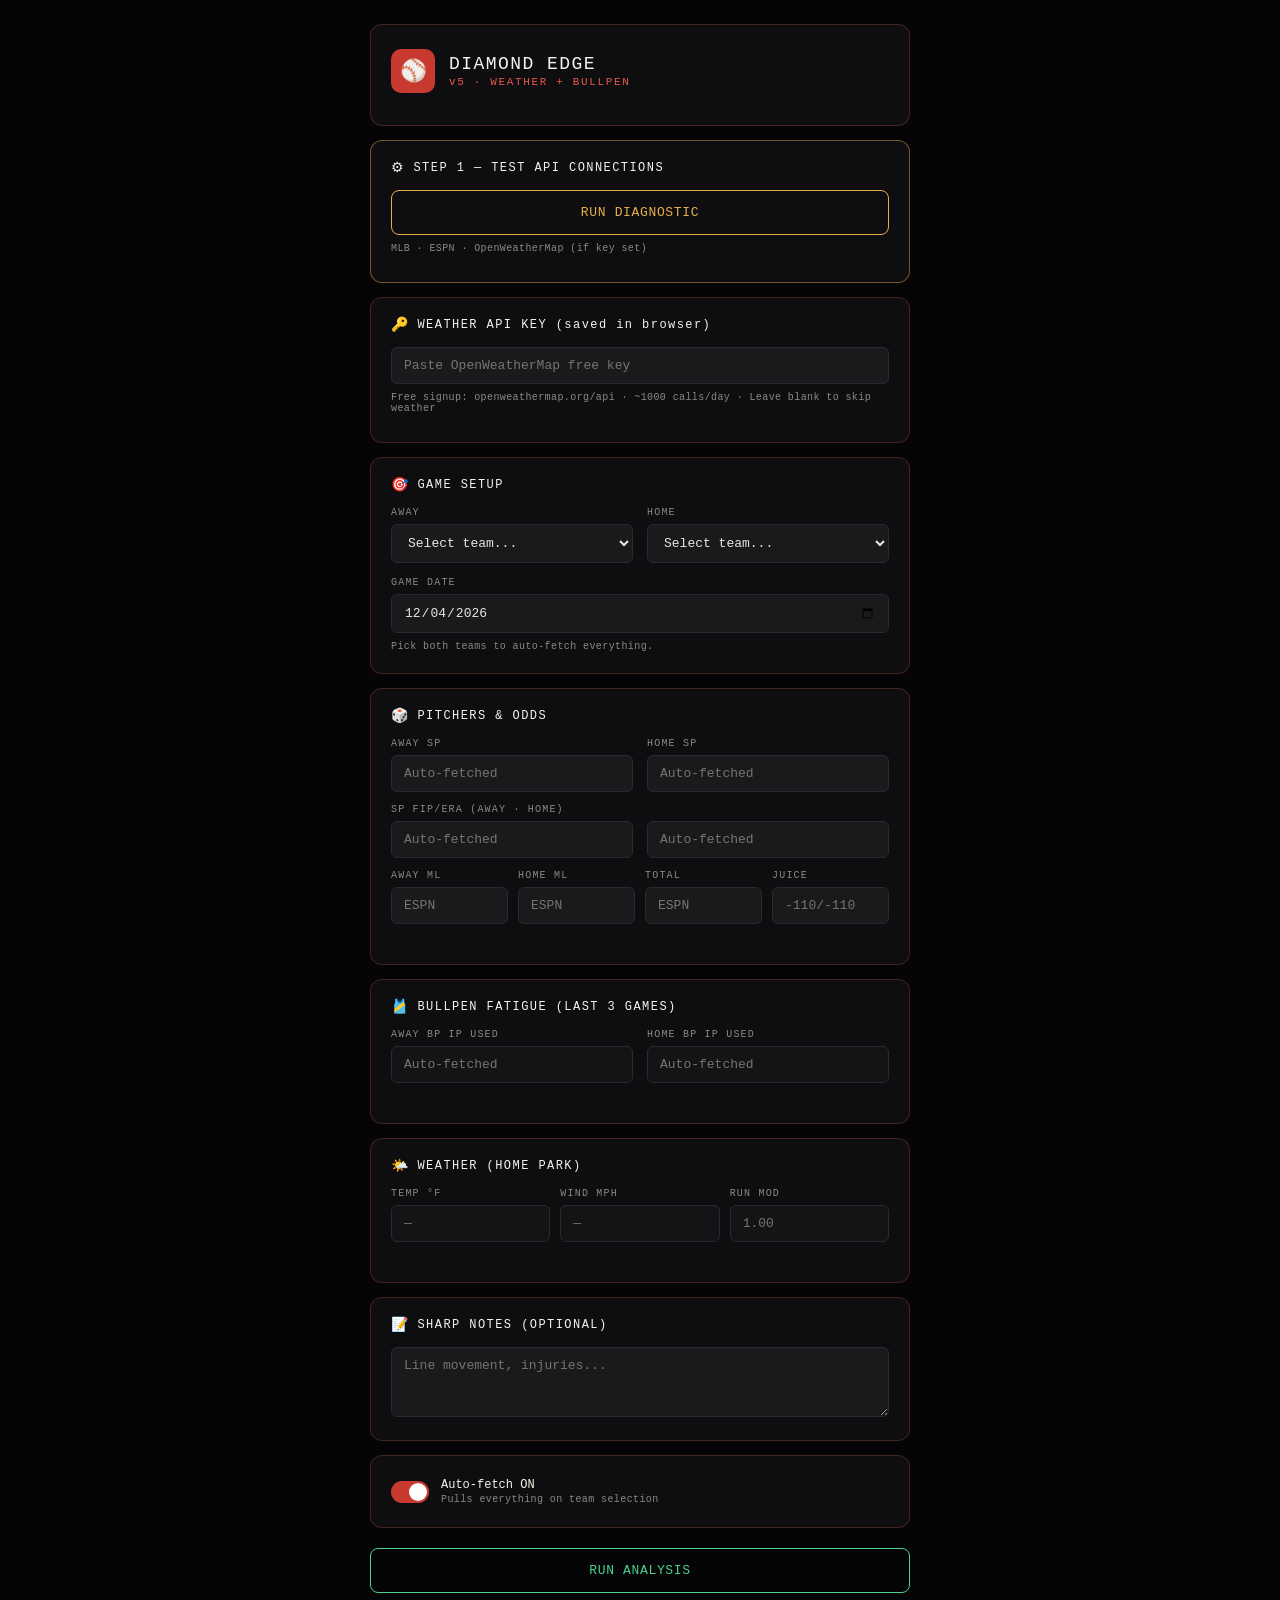
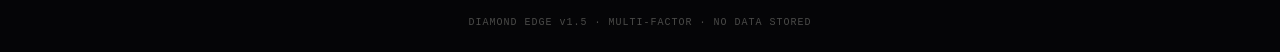
<file: archive/diamond_edge_v5.html>
<!DOCTYPE html>
<html lang="en">
<head>
<meta charset="UTF-8">
<meta name="viewport" content="width=device-width, initial-scale=1.0">
<title>Diamond Edge — MLB Analysis v5</title>
<style>
  * { box-sizing: border-box; }
  body {
    font-family: 'Courier New', 'Menlo', monospace;
    background: #050507;
    color: #e8e8e0;
    margin: 0;
    padding: 24px 16px;
    min-height: 100vh;
  }
  .container { max-width: 540px; margin: 0 auto; }
  .card {
    background: #0e0e10;
    border: 1px solid rgba(232, 88, 75, 0.25);
    border-radius: 12px;
    padding: 18px 20px;
    margin-bottom: 14px;
  }
  .card-accent { border-color: rgba(232, 174, 75, 0.45); }
  .header { display: flex; align-items: center; gap: 14px; padding: 6px 0 14px; }
  .logo {
    width: 44px; height: 44px;
    background: #c83a30;
    border-radius: 10px;
    display: flex; align-items: center; justify-content: center;
    font-size: 22px;
  }
  .title { font-size: 18px; font-weight: 500; letter-spacing: 0.08em; color: #f4f4ec; margin: 0; }
  .subtitle { font-size: 11px; color: #e8584b; letter-spacing: 0.15em; margin: 2px 0 0; }
  .section-title {
    font-size: 12px; letter-spacing: 0.12em; color: #f4f4ec;
    margin: 0 0 14px;
    display: flex; align-items: center; gap: 8px;
  }
  .icon { font-size: 14px; }
  button {
    width: 100%;
    background: transparent;
    border: 1px solid #e8ae4b;
    color: #e8ae4b;
    padding: 14px;
    border-radius: 8px;
    font-family: inherit;
    font-size: 13px;
    letter-spacing: 0.05em;
    cursor: pointer;
    transition: all 0.15s;
  }
  button:hover { background: rgba(232, 174, 75, 0.08); }
  button:active { transform: scale(0.99); }
  .btn-primary { border-color: #4ad28a; color: #4ad28a; margin-top: 6px; }
  .btn-primary:hover { background: rgba(74, 210, 138, 0.08); }
  .grid-2 { display: grid; grid-template-columns: 1fr 1fr; gap: 14px; }
  .grid-3 { display: grid; grid-template-columns: 1fr 1fr 1fr; gap: 10px; }
  .grid-4 { display: grid; grid-template-columns: 1fr 1fr 1fr 1fr; gap: 10px; }
  label.fld { font-size: 10px; letter-spacing: 0.12em; color: #8a8a82; margin-bottom: 6px; display: block; }
  input, select, textarea {
    width: 100%;
    background: #1a1a1d;
    border: 1px solid #2a2a2e;
    color: #e8e8e0;
    padding: 10px 12px;
    border-radius: 6px;
    font-family: inherit;
    font-size: 13px;
  }
  input:focus, select:focus, textarea:focus { outline: none; border-color: #e8584b; }
  textarea { min-height: 70px; resize: vertical; }
  input.auto-filled { border-color: rgba(74, 210, 138, 0.4); background: #0d1410; }
  input.muted { background: #141416; color: #8a8a82; }
  .toggle-row { display: flex; align-items: center; gap: 12px; padding: 4px 0; }
  .toggle {
    position: relative;
    width: 38px; height: 22px;
    background: #c83a30;
    border-radius: 11px;
    cursor: pointer;
    flex-shrink: 0;
    transition: background 0.15s;
  }
  .toggle.off { background: #3a3a3e; }
  .toggle::after {
    content: '';
    position: absolute;
    top: 2px; left: 18px;
    width: 18px; height: 18px;
    background: white;
    border-radius: 50%;
    transition: left 0.15s;
  }
  .toggle.off::after { left: 2px; }
  .toggle-label { font-size: 12px; color: #f4f4ec; }
  .toggle-sub { font-size: 10px; color: #8a8a82; margin-top: 2px; letter-spacing: 0.04em; }
  .diag {
    margin-top: 12px;
    padding: 10px 12px;
    background: #0a1410;
    border: 1px solid rgba(74, 210, 138, 0.25);
    border-radius: 6px;
    font-size: 11px;
    color: #4ad28a;
    display: none;
    line-height: 1.7;
  }
  .diag.show { display: block; }
  .diag.error { border-color: rgba(232, 88, 75, 0.4); color: #e8584b; background: #1a0a0a; }
  .status-line {
    font-size: 10px;
    color: #8a8a82;
    margin-top: 8px;
    letter-spacing: 0.04em;
    min-height: 14px;
  }
  .status-line.success { color: #4ad28a; }
  .status-line.error { color: #e8584b; }
  .status-line.loading { color: #e8ae4b; }
  .result {
    margin-top: 14px;
    padding: 16px;
    background: #0a0e14;
    border: 1px solid rgba(85, 142, 230, 0.3);
    border-radius: 8px;
    display: none;
  }
  .result.show { display: block; }
  .result-row {
    display: flex; justify-content: space-between;
    padding: 6px 0;
    border-bottom: 1px solid #1a1a1d;
    font-size: 12px;
  }
  .result-row:last-child { border-bottom: none; }
  .result-label { color: #8a8a82; letter-spacing: 0.04em; }
  .result-val { color: #f4f4ec; font-weight: 500; }
  .pick { color: #4ad28a; font-weight: 500; }
  .edge-pos { color: #4ad28a; }
  .edge-neg { color: #e8584b; }
  .edge-flat { color: #8a8a82; }
  .footer-note {
    text-align: center;
    margin-top: 24px;
    font-size: 10px;
    color: #4a4a48;
    letter-spacing: 0.1em;
  }
  .proxy-info {
    font-size: 10px;
    color: #8a8a82;
    margin-top: 8px;
    letter-spacing: 0.04em;
  }
  .factor-strip {
    display: grid;
    grid-template-columns: 1fr 1fr 1fr;
    gap: 8px;
    margin-top: 10px;
    padding: 10px 12px;
    background: #0a0a0c;
    border: 1px solid #1a1a1d;
    border-radius: 6px;
    font-size: 11px;
  }
  .factor-strip .label { color: #8a8a82; font-size: 9px; letter-spacing: 0.08em; text-transform: uppercase; }
  .factor-strip .value { color: #f4f4ec; font-weight: 500; margin-top: 2px; }
</style>
</head>
<body>
<div class="container">

  <div class="card">
    <div class="header">
      <div class="logo">⚾</div>
      <div>
        <p class="title">DIAMOND EDGE</p>
        <p class="subtitle">v5 · WEATHER + BULLPEN</p>
      </div>
    </div>
  </div>

  <div class="card card-accent">
    <p class="section-title"><span class="icon">⚙</span>STEP 1 — TEST API CONNECTIONS</p>
    <button onclick="runDiagnostic()">RUN DIAGNOSTIC</button>
    <div class="diag" id="diag"></div>
    <p class="proxy-info">MLB · ESPN · OpenWeatherMap (if key set)</p>
  </div>

  <div class="card">
    <p class="section-title"><span class="icon">🔑</span>WEATHER API KEY (saved in browser)</p>
    <input type="text" id="weather_key" placeholder="Paste OpenWeatherMap free key" oninput="saveWeatherKey()">
    <p class="proxy-info">Free signup: openweathermap.org/api · ~1000 calls/day · Leave blank to skip weather</p>
  </div>

  <div class="card">
    <p class="section-title"><span class="icon">🎯</span>GAME SETUP</p>
    <div class="grid-2">
      <div>
        <label class="fld">AWAY</label>
        <select id="away" onchange="onTeamChange()">
          <option value="">Select team...</option>
        </select>
      </div>
      <div>
        <label class="fld">HOME</label>
        <select id="home" onchange="onTeamChange()">
          <option value="">Select team...</option>
        </select>
      </div>
    </div>
    <div style="margin-top: 14px;">
      <label class="fld">GAME DATE</label>
      <input type="date" id="gamedate" onchange="onTeamChange()">
    </div>
    <div class="status-line" id="game-status">Pick both teams to auto-fetch everything.</div>
  </div>

  <div class="card">
    <p class="section-title"><span class="icon">🎲</span>PITCHERS &amp; ODDS</p>
    <div class="grid-2">
      <div>
        <label class="fld">AWAY SP</label>
        <input type="text" id="away_sp" placeholder="Auto-fetched">
      </div>
      <div>
        <label class="fld">HOME SP</label>
        <input type="text" id="home_sp" placeholder="Auto-fetched">
      </div>
    </div>
    <div style="margin-top: 12px;">
      <label class="fld">SP FIP/ERA (AWAY · HOME)</label>
      <div class="grid-2">
        <input type="number" step="0.01" id="away_fip" placeholder="Auto-fetched">
        <input type="number" step="0.01" id="home_fip" placeholder="Auto-fetched">
      </div>
    </div>
    <div class="grid-4" style="margin-top: 12px;">
      <div>
        <label class="fld">AWAY ML</label>
        <input type="number" id="away_ml" placeholder="ESPN">
      </div>
      <div>
        <label class="fld">HOME ML</label>
        <input type="number" id="home_ml" placeholder="ESPN">
      </div>
      <div>
        <label class="fld">TOTAL</label>
        <input type="number" step="0.5" id="total" placeholder="ESPN">
      </div>
      <div>
        <label class="fld">JUICE</label>
        <input type="text" id="juice" placeholder="-110/-110">
      </div>
    </div>
    <div class="status-line" id="odds-status"></div>
  </div>

  <div class="card">
    <p class="section-title"><span class="icon">🎽</span>BULLPEN FATIGUE (LAST 3 GAMES)</p>
    <div class="grid-2">
      <div>
        <label class="fld">AWAY BP IP USED</label>
        <input type="number" step="0.1" id="away_bp_ip" class="muted" placeholder="Auto-fetched" readonly>
      </div>
      <div>
        <label class="fld">HOME BP IP USED</label>
        <input type="number" step="0.1" id="home_bp_ip" class="muted" placeholder="Auto-fetched" readonly>
      </div>
    </div>
    <div class="status-line" id="bullpen-status"></div>
  </div>

  <div class="card">
    <p class="section-title"><span class="icon">🌤️</span>WEATHER (HOME PARK)</p>
    <div class="grid-3">
      <div>
        <label class="fld">TEMP °F</label>
        <input type="number" id="temp" class="muted" placeholder="—" readonly>
      </div>
      <div>
        <label class="fld">WIND MPH</label>
        <input type="number" id="wind" class="muted" placeholder="—" readonly>
      </div>
      <div>
        <label class="fld">RUN MOD</label>
        <input type="text" id="run_mod" class="muted" placeholder="1.00" readonly>
      </div>
    </div>
    <div class="status-line" id="weather-status"></div>
  </div>

  <div class="card">
    <p class="section-title"><span class="icon">📝</span>SHARP NOTES (OPTIONAL)</p>
    <textarea id="notes" placeholder="Line movement, injuries..."></textarea>
  </div>

  <div class="card">
    <div class="toggle-row">
      <div class="toggle" id="websearch" onclick="this.classList.toggle('off')"></div>
      <div>
        <div class="toggle-label">Auto-fetch ON</div>
        <div class="toggle-sub">Pulls everything on team selection</div>
      </div>
    </div>
  </div>

  <button class="btn-primary" onclick="runAnalysis()">RUN ANALYSIS</button>
  <div class="result" id="result"></div>

  <div class="footer-note">DIAMOND EDGE v1.5 · MULTI-FACTOR · NO DATA STORED</div>
</div>

<script>
// ============================================================
// PROXY LAYER
// ============================================================
const PROXIES = [
  { name: 'corsproxy.io', wrap: u => 'https://corsproxy.io/?url=' + encodeURIComponent(u) },
  { name: 'allorigins.win', wrap: u => 'https://api.allorigins.win/raw?url=' + encodeURIComponent(u) },
  { name: 'codetabs', wrap: u => 'https://api.codetabs.com/v1/proxy?quest=' + encodeURIComponent(u) }
];

async function proxyFetch(targetUrl) {
  let lastError = null;
  for (const p of PROXIES) {
    try {
      const r = await fetch(p.wrap(targetUrl));
      if (!r.ok) throw new Error('HTTP ' + r.status);
      const data = await r.json();
      return { data, proxy: p.name };
    } catch (e) {
      lastError = e;
    }
  }
  throw new Error('All proxies failed. Last: ' + (lastError ? lastError.message : 'unknown'));
}

// ============================================================
// TEAM DATABASE — id, ESPN abbr, wOBA splits, park factor, ballpark coords
// ============================================================
const TEAMS = {
  'ARI': { id: 109, espn: 'ARI', name: 'Arizona Diamondbacks', vsLHP: 0.322, vsRHP: 0.316, park: 1.02, lat: 33.4453, lon: -112.0667, roof: 'retractable' },
  'ATL': { id: 144, espn: 'ATL', name: 'Atlanta Braves',       vsLHP: 0.335, vsRHP: 0.328, park: 1.01, lat: 33.8908, lon: -84.4678, roof: 'open' },
  'BAL': { id: 110, espn: 'BAL', name: 'Baltimore Orioles',    vsLHP: 0.328, vsRHP: 0.319, park: 1.03, lat: 39.2839, lon: -76.6217, roof: 'open' },
  'BOS': { id: 111, espn: 'BOS', name: 'Boston Red Sox',       vsLHP: 0.325, vsRHP: 0.316, park: 1.06, lat: 42.3467, lon: -71.0972, roof: 'open' },
  'CHC': { id: 112, espn: 'CHC', name: 'Chicago Cubs',         vsLHP: 0.319, vsRHP: 0.322, park: 1.01, lat: 41.9484, lon: -87.6553, roof: 'open' },
  'CWS': { id: 145, espn: 'CHW', name: 'Chicago White Sox',    vsLHP: 0.298, vsRHP: 0.293, park: 1.02, lat: 41.8300, lon: -87.6339, roof: 'open' },
  'CIN': { id: 113, espn: 'CIN', name: 'Cincinnati Reds',      vsLHP: 0.321, vsRHP: 0.315, park: 1.05, lat: 39.0975, lon: -84.5066, roof: 'open' },
  'CLE': { id: 114, espn: 'CLE', name: 'Cleveland Guardians',  vsLHP: 0.318, vsRHP: 0.312, park: 0.99, lat: 41.4962, lon: -81.6852, roof: 'open' },
  'COL': { id: 115, espn: 'COL', name: 'Colorado Rockies',     vsLHP: 0.316, vsRHP: 0.307, park: 1.20, lat: 39.7559, lon: -104.9942, roof: 'open' },
  'DET': { id: 116, espn: 'DET', name: 'Detroit Tigers',       vsLHP: 0.320, vsRHP: 0.314, park: 0.98, lat: 42.3390, lon: -83.0485, roof: 'open' },
  'HOU': { id: 117, espn: 'HOU', name: 'Houston Astros',       vsLHP: 0.324, vsRHP: 0.317, park: 1.02, lat: 29.7572, lon: -95.3554, roof: 'retractable' },
  'KC':  { id: 118, espn: 'KC',  name: 'Kansas City Royals',   vsLHP: 0.312, vsRHP: 0.305, park: 0.99, lat: 39.0517, lon: -94.4803, roof: 'open' },
  'LAA': { id: 108, espn: 'LAA', name: 'Los Angeles Angels',   vsLHP: 0.316, vsRHP: 0.309, park: 0.99, lat: 33.8003, lon: -117.8827, roof: 'open' },
  'LAD': { id: 119, espn: 'LAD', name: 'Los Angeles Dodgers',  vsLHP: 0.339, vsRHP: 0.333, park: 1.00, lat: 34.0739, lon: -118.2400, roof: 'open' },
  'MIA': { id: 146, espn: 'MIA', name: 'Miami Marlins',        vsLHP: 0.310, vsRHP: 0.302, park: 0.94, lat: 25.7781, lon: -80.2197, roof: 'retractable' },
  'MIL': { id: 158, espn: 'MIL', name: 'Milwaukee Brewers',    vsLHP: 0.322, vsRHP: 0.316, park: 1.01, lat: 43.0280, lon: -87.9712, roof: 'retractable' },
  'MIN': { id: 142, espn: 'MIN', name: 'Minnesota Twins',      vsLHP: 0.318, vsRHP: 0.312, park: 0.99, lat: 44.9817, lon: -93.2776, roof: 'open' },
  'NYM': { id: 121, espn: 'NYM', name: 'New York Mets',        vsLHP: 0.320, vsRHP: 0.315, park: 0.95, lat: 40.7571, lon: -73.8458, roof: 'open' },
  'NYY': { id: 147, espn: 'NYY', name: 'New York Yankees',     vsLHP: 0.330, vsRHP: 0.327, park: 1.04, lat: 40.8296, lon: -73.9262, roof: 'open' },
  'OAK': { id: 133, espn: 'ATH', name: 'Athletics',            vsLHP: 0.314, vsRHP: 0.308, park: 1.05, lat: 38.5803, lon: -121.5135, roof: 'open' },
  'PHI': { id: 143, espn: 'PHI', name: 'Philadelphia Phillies',vsLHP: 0.327, vsRHP: 0.321, park: 1.04, lat: 39.9061, lon: -75.1665, roof: 'open' },
  'PIT': { id: 134, espn: 'PIT', name: 'Pittsburgh Pirates',   vsLHP: 0.308, vsRHP: 0.304, park: 0.97, lat: 40.4469, lon: -80.0057, roof: 'open' },
  'SD':  { id: 135, espn: 'SD',  name: 'San Diego Padres',     vsLHP: 0.324, vsRHP: 0.318, park: 0.94, lat: 32.7073, lon: -117.1566, roof: 'open' },
  'SF':  { id: 137, espn: 'SF',  name: 'San Francisco Giants', vsLHP: 0.316, vsRHP: 0.310, park: 0.92, lat: 37.7786, lon: -122.3893, roof: 'open' },
  'SEA': { id: 136, espn: 'SEA', name: 'Seattle Mariners',     vsLHP: 0.318, vsRHP: 0.312, park: 0.93, lat: 47.5914, lon: -122.3325, roof: 'retractable' },
  'STL': { id: 138, espn: 'STL', name: 'St. Louis Cardinals',  vsLHP: 0.317, vsRHP: 0.311, park: 0.99, lat: 38.6226, lon: -90.1928, roof: 'open' },
  'TB':  { id: 139, espn: 'TB',  name: 'Tampa Bay Rays',       vsLHP: 0.320, vsRHP: 0.314, park: 0.97, lat: 27.7682, lon: -82.6534, roof: 'dome' },
  'TEX': { id: 140, espn: 'TEX', name: 'Texas Rangers',        vsLHP: 0.323, vsRHP: 0.317, park: 1.02, lat: 32.7472, lon: -97.0846, roof: 'retractable' },
  'TOR': { id: 141, espn: 'TOR', name: 'Toronto Blue Jays',    vsLHP: 0.321, vsRHP: 0.315, park: 1.02, lat: 43.6414, lon: -79.3894, roof: 'retractable' },
  'WAS': { id: 120, espn: 'WSH', name: 'Washington Nationals', vsLHP: 0.314, vsRHP: 0.308, park: 1.00, lat: 38.8730, lon: -77.0074, roof: 'open' }
};

const ID_TO_CODE = {};
Object.keys(TEAMS).forEach(code => { ID_TO_CODE[TEAMS[code].id] = code; });

// Cache for repeat lookups
const fetchCache = {
  bullpenIP: {},     // key: teamCode+date -> ip
  weather: null      // key: lat+lon -> {data, ts}
};

const awaySel = document.getElementById('away');
const homeSel = document.getElementById('home');
Object.keys(TEAMS).sort().forEach(code => {
  const t = TEAMS[code];
  const opt = '<option value="' + code + '">' + code + ' — ' + t.name + '</option>';
  awaySel.innerHTML += opt;
  homeSel.innerHTML += opt;
});

document.getElementById('gamedate').valueAsDate = new Date();

// Restore weather key from localStorage
try {
  const savedKey = localStorage.getItem('de_weather_key');
  if (savedKey) document.getElementById('weather_key').value = savedKey;
} catch (e) { /* localStorage unavailable */ }

function saveWeatherKey() {
  try {
    localStorage.setItem('de_weather_key', document.getElementById('weather_key').value);
  } catch (e) { /* ignore */ }
}

const MLB_API = 'https://statsapi.mlb.com/api/v1';
const ESPN_API = 'https://site.api.espn.com/apis/site/v2/sports/baseball/mlb/scoreboard';
const ESPN_SUMMARY = 'https://site.api.espn.com/apis/site/v2/sports/baseball/mlb/summary';
const WEATHER_API = 'https://api.openweathermap.org/data/2.5/weather';

function setStatus(id, msg, type) {
  const el = document.getElementById(id);
  el.textContent = msg;
  el.className = 'status-line ' + (type || '');
}
function flash(input) { input.classList.add('auto-filled'); }
function clearFlash() {
  document.querySelectorAll('input.auto-filled').forEach(el => el.classList.remove('auto-filled'));
}
function fmtDateESPN(d) { return d.replace(/-/g, ''); }

// ============================================================
// SMART ODDS PARSER (from v4)
// ============================================================
function parseAmerican(v) {
  if (v == null) return null;
  if (typeof v === 'number') return v;
  if (typeof v === 'string') {
    const cleaned = v.replace(/[^\d\-+]/g, '');
    const n = parseInt(cleaned, 10);
    return isNaN(n) ? null : n;
  }
  return null;
}

function extractMLFromOddsObj(o) {
  if (!o) return { awayML: null, homeML: null };
  let awayML = null, homeML = null;
  
  if (o.awayTeamOdds && o.awayTeamOdds.moneyLine != null && typeof o.awayTeamOdds.moneyLine !== 'object') {
    awayML = parseAmerican(o.awayTeamOdds.moneyLine);
  }
  if (o.homeTeamOdds && o.homeTeamOdds.moneyLine != null && typeof o.homeTeamOdds.moneyLine !== 'object') {
    homeML = parseAmerican(o.homeTeamOdds.moneyLine);
  }
  if (awayML == null && o.awayTeamOdds && o.awayTeamOdds.current && o.awayTeamOdds.current.moneyLine) {
    awayML = parseAmerican(o.awayTeamOdds.current.moneyLine.american || o.awayTeamOdds.current.moneyLine);
  }
  if (homeML == null && o.homeTeamOdds && o.homeTeamOdds.current && o.homeTeamOdds.current.moneyLine) {
    homeML = parseAmerican(o.homeTeamOdds.current.moneyLine.american || o.homeTeamOdds.current.moneyLine);
  }
  if (awayML == null && o.awayTeamOdds && typeof o.awayTeamOdds.moneyLine === 'object' && o.awayTeamOdds.moneyLine) {
    awayML = parseAmerican(o.awayTeamOdds.moneyLine.american);
  }
  if (homeML == null && o.homeTeamOdds && typeof o.homeTeamOdds.moneyLine === 'object' && o.homeTeamOdds.moneyLine) {
    homeML = parseAmerican(o.homeTeamOdds.moneyLine.american);
  }
  if (awayML == null && o.awayMoneyLine != null) awayML = parseAmerican(o.awayMoneyLine);
  if (homeML == null && o.homeMoneyLine != null) homeML = parseAmerican(o.homeMoneyLine);
  
  return { awayML, homeML };
}

function pickBestOddsEntry(oddsArray) {
  if (!Array.isArray(oddsArray) || oddsArray.length === 0) return null;
  for (const o of oddsArray) {
    const ml = extractMLFromOddsObj(o);
    if (ml.awayML != null || ml.homeML != null) return o;
  }
  for (const o of oddsArray) {
    if (o.overUnder != null) return o;
  }
  return oddsArray[0];
}

function extractTotal(o) {
  if (!o) return null;
  if (o.overUnder != null) {
    const v = parseFloat(o.overUnder);
    if (!isNaN(v)) return v;
  }
  if (o.total) {
    const v = parseFloat(o.total.american || o.total);
    if (!isNaN(v)) return v;
  }
  return null;
}

// ============================================================
// DIAGNOSTIC
// ============================================================
async function runDiagnostic() {
  const diag = document.getElementById('diag');
  diag.classList.remove('error');
  diag.classList.add('show');
  diag.innerHTML = '> Testing...';
  
  const lines = [];
  
  try {
    const start = Date.now();
    const result = await proxyFetch(MLB_API + '/sports/1');
    lines.push('> [200] MLB via ' + result.proxy + ' (' + (Date.now() - start) + 'ms)');
  } catch (e) { lines.push('> [FAIL] MLB: ' + e.message); }
  
  try {
    const start = Date.now();
    const result = await proxyFetch(ESPN_API);
    const evs = (result.data.events || []).length;
    lines.push('> [200] ESPN via ' + result.proxy + ' (' + (Date.now() - start) + 'ms) · ' + evs + ' events');
  } catch (e) { lines.push('> [FAIL] ESPN: ' + e.message); }
  
  // Test weather only if key is set
  const wkey = document.getElementById('weather_key').value.trim();
  if (wkey) {
    try {
      const start = Date.now();
      const url = WEATHER_API + '?lat=40.7128&lon=-74.0060&appid=' + wkey + '&units=imperial';
      const result = await proxyFetch(url);
      if (result.data.cod == 200) {
        lines.push('> [200] OpenWeather via ' + result.proxy + ' (' + (Date.now() - start) + 'ms)');
      } else {
        lines.push('> [FAIL] OpenWeather: ' + (result.data.message || 'invalid key?'));
      }
    } catch (e) { lines.push('> [FAIL] OpenWeather: ' + e.message); }
  } else {
    lines.push('> [SKIP] Weather (no API key set)');
  }
  
  lines.push('> ✓ Diagnostic complete.');
  diag.innerHTML = lines.join('<br>');
}

// ============================================================
// MAIN ORCHESTRATOR
// ============================================================
async function onTeamChange() {
  const awayCode = document.getElementById('away').value;
  const homeCode = document.getElementById('home').value;
  const date = document.getElementById('gamedate').value;
  
  if (!awayCode || !homeCode) {
    setStatus('game-status', 'Pick both teams to auto-fetch.', '');
    return;
  }
  if (awayCode === homeCode) {
    setStatus('game-status', 'Away and home must differ.', 'error');
    return;
  }
  if (document.getElementById('websearch').classList.contains('off')) {
    setStatus('game-status', 'Auto-fetch is OFF.', '');
    return;
  }
  
  clearFlash();
  setStatus('game-status', 'Fetching schedule + pitchers...', 'loading');
  
  // Step 1: schedule lookup
  let game = null;
  try {
    const url = MLB_API + '/schedule?sportId=1&date=' + date + '&hydrate=probablePitcher,team';
    const result = await proxyFetch(url);
    if (!result.data.dates || result.data.dates.length === 0) {
      setStatus('game-status', 'No games on ' + date + '.', 'error');
      return;
    }
    game = result.data.dates[0].games.find(g =>
      ID_TO_CODE[g.teams.away.team.id] === awayCode &&
      ID_TO_CODE[g.teams.home.team.id] === homeCode
    );
    if (!game) {
      setStatus('game-status', 'No ' + awayCode + ' @ ' + homeCode + ' on this date.', 'error');
      return;
    }
  } catch (e) {
    setStatus('game-status', '✗ Schedule fetch failed: ' + e.message, 'error');
    return;
  }
  
  // Fill pitcher names
  const awaySpEl = document.getElementById('away_sp');
  const homeSpEl = document.getElementById('home_sp');
  const awaySp = game.teams.away.probablePitcher;
  const homeSp = game.teams.home.probablePitcher;
  if (awaySp) { awaySpEl.value = awaySp.fullName; awaySpEl.dataset.pid = awaySp.id; flash(awaySpEl); }
  else { awaySpEl.value = 'TBD'; delete awaySpEl.dataset.pid; }
  if (homeSp) { homeSpEl.value = homeSp.fullName; homeSpEl.dataset.pid = homeSp.id; flash(homeSpEl); }
  else { homeSpEl.value = 'TBD'; delete homeSpEl.dataset.pid; }
  
  // Step 2: parallel fetch for FIPs, bullpen, odds, weather
  setStatus('game-status', 'Fetching FIPs, bullpen, odds, weather...', 'loading');
  const season = new Date(date).getFullYear();
  
  const tasks = [];
  if (awaySp) tasks.push(fetchSpFip(awaySp.id, season).then(f => ({ kind: 'fip', side: 'away', fip: f })));
  if (homeSp) tasks.push(fetchSpFip(homeSp.id, season).then(f => ({ kind: 'fip', side: 'home', fip: f })));
  tasks.push(fetchBullpenIP(awayCode, date).then(ip => ({ kind: 'bp', side: 'away', ip })));
  tasks.push(fetchBullpenIP(homeCode, date).then(ip => ({ kind: 'bp', side: 'home', ip })));
  tasks.push(fetchEspnOdds(awayCode, homeCode, date));
  tasks.push(fetchWeather(homeCode));
  
  const results = await Promise.allSettled(tasks);
  
  // Apply FIP results
  results.forEach(r => {
    if (r.status !== 'fulfilled' || !r.value) return;
    const v = r.value;
    if (v.kind === 'fip') {
      const el = document.getElementById(v.side + '_fip');
      el.value = v.fip.toFixed(2);
      flash(el);
    } else if (v.kind === 'bp') {
      const el = document.getElementById(v.side + '_bp_ip');
      el.value = v.ip.toFixed(1);
      flash(el);
    }
  });
  
  setStatus('game-status', '✓ All data loaded. Ready to run analysis.', 'success');
}

async function fetchSpFip(pid, season) {
  try {
    const url = MLB_API + '/people/' + pid + '/stats?stats=season&group=pitching&season=' + season;
    const result = await proxyFetch(url);
    const d = result.data;
    if (d.stats && d.stats[0] && d.stats[0].splits[0]) {
      const s = d.stats[0].splits[0].stat;
      const ip = parseFloat(s.inningsPitched) || 0;
      if (ip >= 5) {
        const hr = s.homeRuns || 0;
        const bb = s.baseOnBalls || 0;
        const k = s.strikeOuts || 0;
        return (13 * hr + 3 * bb - 2 * k) / ip + 3.10;
      }
      return parseFloat(s.era) || 4.20;
    }
  } catch (e) { /* fall through */ }
  return 4.20;
}

// ============================================================
// BULLPEN FATIGUE
// Fetch team's last 3 completed games, sum reliever IP.
// Reliever IP = total IP - starter IP (extracted from boxscore).
// ============================================================
async function fetchBullpenIP(teamCode, date) {
  const cacheKey = teamCode + '_' + date;
  if (fetchCache.bullpenIP[cacheKey] != null) {
    return fetchCache.bullpenIP[cacheKey];
  }
  
  const teamId = TEAMS[teamCode].id;
  const today = new Date(date);
  const startDate = new Date(today.getTime() - 5 * 24 * 60 * 60 * 1000);
  const endDate = new Date(today.getTime() - 1 * 24 * 60 * 60 * 1000);
  const fmt = d => d.toISOString().split('T')[0];
  
  setStatus('bullpen-status', 'Fetching ' + teamCode + ' last 3 games...', 'loading');
  
  let totalReliefIP = 0;
  let gamesScanned = 0;
  
  try {
    const schedUrl = MLB_API + '/schedule?sportId=1&teamId=' + teamId +
                     '&startDate=' + fmt(startDate) + '&endDate=' + fmt(endDate);
    const schedResult = await proxyFetch(schedUrl);
    const dates = schedResult.data.dates || [];
    
    // Collect last 3 completed games
    const gamePks = [];
    dates.forEach(d => {
      d.games.forEach(g => {
        if (g.status && g.status.statusCode === 'F') {
          gamePks.push(g.gamePk);
        }
      });
    });
    
    const last3 = gamePks.slice(-3);
    
    // Fetch boxscores in parallel
    const bsPromises = last3.map(pk => fetchBoxscoreReliefIP(pk, teamId));
    const reliefResults = await Promise.allSettled(bsPromises);
    
    reliefResults.forEach(r => {
      if (r.status === 'fulfilled' && typeof r.value === 'number' && !isNaN(r.value)) {
        totalReliefIP += r.value;
        gamesScanned++;
      }
    });
    
    if (gamesScanned > 0) {
      setStatus('bullpen-status', '✓ ' + teamCode + ' BP scanned ' + gamesScanned + ' games', 'success');
    } else {
      setStatus('bullpen-status', '⚠ Could not scan ' + teamCode + ' boxscores; using neutral fatigue', 'error');
      totalReliefIP = 9.0; // ~3 IP/game baseline
    }
  } catch (e) {
    setStatus('bullpen-status', '✗ ' + teamCode + ' bullpen fetch failed: ' + e.message, 'error');
    totalReliefIP = 9.0;
  }
  
  fetchCache.bullpenIP[cacheKey] = totalReliefIP;
  return totalReliefIP;
}

async function fetchBoxscoreReliefIP(gamePk, teamId) {
  try {
    const url = MLB_API + '/game/' + gamePk + '/boxscore';
    const result = await proxyFetch(url);
    const d = result.data;
    
    let teamSide = null;
    if (d.teams && d.teams.away && d.teams.away.team && d.teams.away.team.id === teamId) teamSide = 'away';
    else if (d.teams && d.teams.home && d.teams.home.team && d.teams.home.team.id === teamId) teamSide = 'home';
    if (!teamSide) return 0;
    
    const teamData = d.teams[teamSide];
    const totalIP = parseFloat(teamData.teamStats && teamData.teamStats.pitching && teamData.teamStats.pitching.inningsPitched) || 0;
    
    // Find the starter — first pitcher in pitchers array, or whoever is gamesStarted=1
    let starterIP = 0;
    const pitcherIds = teamData.pitchers || [];
    if (pitcherIds.length > 0) {
      const starterId = pitcherIds[0];
      const starterPlayer = teamData.players && teamData.players['ID' + starterId];
      if (starterPlayer && starterPlayer.stats && starterPlayer.stats.pitching) {
        starterIP = parseFloat(starterPlayer.stats.pitching.inningsPitched) || 0;
      }
    }
    
    const reliefIP = Math.max(0, totalIP - starterIP);
    return reliefIP;
  } catch (e) {
    return 0;
  }
}

// ============================================================
// ESPN ODDS (from v4)
// ============================================================
async function fetchEspnOdds(awayCode, homeCode, date) {
  setStatus('odds-status', 'Querying ESPN scoreboard...', 'loading');
  
  const awayEspn = TEAMS[awayCode].espn;
  const homeEspn = TEAMS[homeCode].espn;
  
  let scoreboardCompetition = null;
  let eventId = null;
  
  try {
    const url = ESPN_API + '?dates=' + fmtDateESPN(date);
    const result = await proxyFetch(url);
    const events = result.data.events || [];
    
    for (const ev of events) {
      const comp = ev.competitions && ev.competitions[0];
      if (!comp) continue;
      const competitors = comp.competitors || [];
      const home = competitors.find(c => c.homeAway === 'home');
      const away = competitors.find(c => c.homeAway === 'away');
      if (!home || !away) continue;
      const hAbbr = home.team && home.team.abbreviation;
      const aAbbr = away.team && away.team.abbreviation;
      if (hAbbr === homeEspn && aAbbr === awayEspn) {
        scoreboardCompetition = comp;
        eventId = ev.id;
        break;
      }
    }
  } catch (e) {
    setStatus('odds-status', '✗ ESPN scoreboard failed: ' + e.message, 'error');
    return;
  }
  
  if (!scoreboardCompetition) {
    setStatus('odds-status', 'ESPN: no match for ' + awayEspn + ' @ ' + homeEspn, 'error');
    return;
  }
  
  let awayML = null, homeML = null, total = null;
  let bookUsed = 'consensus';
  let sourcePath = '';
  
  const oddsArray = scoreboardCompetition.odds || [];
  if (oddsArray.length > 0) {
    const best = pickBestOddsEntry(oddsArray);
    if (best) {
      const mls = extractMLFromOddsObj(best);
      awayML = mls.awayML;
      homeML = mls.homeML;
      total = extractTotal(best);
      bookUsed = (best.provider && best.provider.name) || 'consensus';
      if (awayML != null || homeML != null) sourcePath = 'scoreboard';
    }
  }
  
  if ((awayML == null || homeML == null) && eventId) {
    try {
      const summaryUrl = ESPN_SUMMARY + '?event=' + eventId;
      const sumResult = await proxyFetch(summaryUrl);
      const sumData = sumResult.data;
      
      const pc = sumData.pickcenter || [];
      if (pc.length > 0) {
        const best = pickBestOddsEntry(pc);
        if (best) {
          const mls = extractMLFromOddsObj(best);
          if (awayML == null) awayML = mls.awayML;
          if (homeML == null) homeML = mls.homeML;
          if (total == null) total = extractTotal(best);
          if (best.provider && best.provider.name) bookUsed = best.provider.name;
          if (mls.awayML != null || mls.homeML != null) sourcePath = sourcePath || 'summary.pickcenter';
        }
      }
      
      if (awayML == null && homeML == null) {
        const headerOdds = sumData.header && sumData.header.competitions
          && sumData.header.competitions[0] && sumData.header.competitions[0].odds;
        if (headerOdds && headerOdds.length > 0) {
          const best = pickBestOddsEntry(headerOdds);
          const mls = extractMLFromOddsObj(best);
          if (awayML == null) awayML = mls.awayML;
          if (homeML == null) homeML = mls.homeML;
          if (total == null) total = extractTotal(best);
          if (mls.awayML != null || mls.homeML != null) sourcePath = sourcePath || 'summary.header';
        }
      }
    } catch (e) { /* keep partial */ }
  }
  
  if (awayML != null) { const el = document.getElementById('away_ml'); el.value = awayML; flash(el); }
  if (homeML != null) { const el = document.getElementById('home_ml'); el.value = homeML; flash(el); }
  if (total != null) { const el = document.getElementById('total'); el.value = total; flash(el); }
  
  const parts = [];
  if (awayML != null && homeML != null) parts.push('ML ✓');
  else if (awayML != null || homeML != null) parts.push('ML partial');
  else parts.push('ML missing');
  if (total != null) parts.push('Total ✓');
  else parts.push('Total missing');
  
  if (awayML != null || homeML != null || total != null) {
    setStatus('odds-status', '✓ ESPN (' + bookUsed + ') · ' + parts.join(' · '), 'success');
  } else {
    setStatus('odds-status', 'ESPN: no ML/total available. Enter manually.', 'error');
  }
}

// ============================================================
// WEATHER FETCH
// Returns { temp, wind, runMod } and updates UI.
// runMod is the multiplier applied to expected runs.
// ============================================================
async function fetchWeather(homeCode) {
  const team = TEAMS[homeCode];
  const wkey = document.getElementById('weather_key').value.trim();
  
  // Indoor venue → neutral, no API call needed
  if (team.roof === 'dome') {
    const el1 = document.getElementById('temp'); el1.value = 72; flash(el1);
    const el2 = document.getElementById('wind'); el2.value = 0; flash(el2);
    const el3 = document.getElementById('run_mod'); el3.value = '1.000'; flash(el3);
    setStatus('weather-status', '✓ Dome — weather neutralized', 'success');
    return;
  }
  
  if (!wkey) {
    setStatus('weather-status', 'No API key — using neutral weather (1.00)', '');
    document.getElementById('run_mod').value = '1.000';
    return;
  }
  
  setStatus('weather-status', 'Fetching weather...', 'loading');
  
  try {
    const url = WEATHER_API + '?lat=' + team.lat + '&lon=' + team.lon +
                '&appid=' + wkey + '&units=imperial';
    const result = await proxyFetch(url);
    const d = result.data;
    
    if (d.cod && d.cod != 200) {
      setStatus('weather-status', '✗ Weather: ' + (d.message || 'invalid key'), 'error');
      return;
    }
    
    const temp = d.main ? d.main.temp : 72;
    const humidity = d.main ? d.main.humidity : 60;
    const windMph = d.wind ? (d.wind.speed || 0) : 0;
    const precip = d.rain ? Math.min(100, (d.rain['1h'] || 0) * 100) : 0;
    
    // Run scoring modifier
    let mod = 1.0;
    if (team.roof === 'retractable' && (precip > 30 || temp < 50)) {
      mod = 1.0; // assume closed
    } else {
      mod *= 1 + (temp - 70) * 0.001; // ~+/-1% per 10F
      mod *= 1 - Math.max(0, humidity - 70) * 0.0005;
      if (temp > 80 && windMph > 12) mod *= 1.03;
      if (precip > 50) mod *= 0.95;
    }
    mod = Math.max(0.92, Math.min(1.08, mod));
    
    const e1 = document.getElementById('temp'); e1.value = Math.round(temp); flash(e1);
    const e2 = document.getElementById('wind'); e2.value = Math.round(windMph); flash(e2);
    const e3 = document.getElementById('run_mod'); e3.value = mod.toFixed(3); flash(e3);
    
    setStatus('weather-status', '✓ ' + Math.round(temp) + '°F · ' + Math.round(windMph) + ' mph · mod ' + mod.toFixed(3), 'success');
  } catch (e) {
    setStatus('weather-status', '✗ Weather fetch failed: ' + e.message, 'error');
  }
}

// ============================================================
// MODEL — now incorporates bullpen + weather
// ============================================================
function americanToProb(odds) {
  if (odds < 0) return -odds / (-odds + 100);
  return 100 / (odds + 100);
}
function probToAmerican(p) {
  if (p >= 0.5) return Math.round(-100 * p / (1 - p));
  return '+' + Math.round(100 * (1 - p) / p);
}

// Bullpen factor: tired pen allows more runs.
// Threshold: 12+ IP in last 3 games = max fatigue, scales linearly down to 0 at 6 IP.
function bullpenFatigueFactor(ipUsed) {
  // Returns a multiplier applied to opponent's expected runs.
  // 1.00 = fresh pen, 1.08 = max fatigue (8% boost in opp runs).
  // Bullpens pitch ~40% of innings, so cap impact at ~8%.
  const fatigue = Math.min(1.0, Math.max(0, (ipUsed - 6) / 6)); // 0 at 6 IP, 1 at 12+
  return 1 + fatigue * 0.08;
}

function runAnalysis() {
  const awayCode = document.getElementById('away').value;
  const homeCode = document.getElementById('home').value;
  const result = document.getElementById('result');
  
  if (!awayCode || !homeCode) {
    result.classList.add('show');
    result.innerHTML = '<div style="color:#e8584b; font-size:12px;">⚠ Select both teams first.</div>';
    return;
  }
  
  const away = TEAMS[awayCode];
  const home = TEAMS[homeCode];
  const awayFip = parseFloat(document.getElementById('away_fip').value) || 4.20;
  const homeFip = parseFloat(document.getElementById('home_fip').value) || 4.20;
  const awayML = parseInt(document.getElementById('away_ml').value) || -110;
  const homeML = parseInt(document.getElementById('home_ml').value) || -110;
  const totalLine = parseFloat(document.getElementById('total').value) || 8.5;
  const awayBpIp = parseFloat(document.getElementById('away_bp_ip').value) || 9.0;
  const homeBpIp = parseFloat(document.getElementById('home_bp_ip').value) || 9.0;
  const runMod = parseFloat(document.getElementById('run_mod').value) || 1.0;
  
  const LEAGUE_AVG = 4.40;
  const HFA = 0.03;
  const PYTHAG = 1.83;
  
  const awayOff = 1 + (away.vsRHP - 0.315) * 5;
  const homeOff = 1 + (home.vsRHP - 0.315) * 5;
  const awayOppPit = Math.max(0.65, Math.min(1.40, homeFip / 4.20));
  const homeOppPit = Math.max(0.65, Math.min(1.40, awayFip / 4.20));
  const parkF = home.park;
  
  // Bullpen: opposing team's pen affects MY scoring
  const awayBpFactor = bullpenFatigueFactor(homeBpIp); // away team faces home bullpen
  const homeBpFactor = bullpenFatigueFactor(awayBpIp); // home team faces away bullpen
  
  let awayRuns = LEAGUE_AVG * awayOff * awayOppPit * awayBpFactor * parkF * runMod;
  let homeRuns = LEAGUE_AVG * homeOff * homeOppPit * homeBpFactor * parkF * runMod;
  awayRuns = Math.max(2.0, Math.min(9.5, awayRuns));
  homeRuns = Math.max(2.0, Math.min(9.5, homeRuns));
  
  let homeProb = Math.pow(homeRuns, PYTHAG) / (Math.pow(homeRuns, PYTHAG) + Math.pow(awayRuns, PYTHAG));
  homeProb = Math.min(0.95, Math.max(0.05, homeProb + HFA));
  const awayProb = 1 - homeProb;
  const total = awayRuns + homeRuns;
  
  const mktAwayProb = americanToProb(awayML);
  const mktHomeProb = americanToProb(homeML);
  const vig = mktAwayProb + mktHomeProb;
  const mktAwayFair = mktAwayProb / vig;
  const mktHomeFair = mktHomeProb / vig;
  
  const awayEdge = awayProb - mktAwayFair;
  const homeEdge = homeProb - mktHomeFair;
  const totalEdge = total - totalLine;
  
  const winner = homeProb > awayProb ? homeCode : awayCode;
  const winProb = Math.max(homeProb, awayProb);
  const winEdge = homeProb > awayProb ? homeEdge : awayEdge;
  
  let edgeClass = 'edge-flat';
  let betRec = 'Pass';
  if (winEdge >= 0.04) { edgeClass = 'edge-pos'; betRec = winner + ' ML (Quarter Kelly)'; }
  else if (winEdge <= -0.04) { edgeClass = 'edge-neg'; betRec = 'Fade — model disagrees with market'; }
  
  let totalRec = 'Pass';
  let totalClass = 'edge-flat';
  if (totalEdge >= 0.5) { totalRec = 'OVER ' + totalLine; totalClass = 'edge-pos'; }
  else if (totalEdge <= -0.5) { totalRec = 'UNDER ' + totalLine; totalClass = 'edge-pos'; }
  
  // Build factor breakdown
  const factorHtml =
    '<div class="factor-strip">' +
    '<div><div class="label">Park</div><div class="value">' + parkF.toFixed(2) + '×</div></div>' +
    '<div><div class="label">Weather</div><div class="value">' + runMod.toFixed(2) + '×</div></div>' +
    '<div><div class="label">BP fatigue</div><div class="value">' + (awayBpFactor * homeBpFactor / 2).toFixed(2) + '×</div></div>' +
    '</div>';
  
  result.classList.add('show');
  result.innerHTML =
    '<div style="font-size:12px; letter-spacing:0.12em; color:#558ee6; margin-bottom:12px;">📊 ANALYSIS — ' + awayCode + ' @ ' + homeCode + '</div>' +
    '<div class="result-row"><span class="result-label">Predicted winner</span><span class="pick">' + winner + ' (' + (winProb * 100).toFixed(1) + '%)</span></div>' +
    '<div class="result-row"><span class="result-label">Fair odds</span><span class="result-val">' + probToAmerican(winProb) + '</span></div>' +
    '<div class="result-row"><span class="result-label">Market implied (no vig)</span><span class="result-val">' + ((homeProb > awayProb ? mktHomeFair : mktAwayFair) * 100).toFixed(1) + '%</span></div>' +
    '<div class="result-row"><span class="result-label">Moneyline edge</span><span class="' + edgeClass + '">' + (winEdge >= 0 ? '+' : '') + (winEdge * 100).toFixed(2) + '%</span></div>' +
    '<div class="result-row"><span class="result-label">Predicted runs (A · H)</span><span class="result-val">' + awayRuns.toFixed(2) + ' · ' + homeRuns.toFixed(2) + '</span></div>' +
    '<div class="result-row"><span class="result-label">Predicted total</span><span class="result-val">' + total.toFixed(2) + '</span></div>' +
    '<div class="result-row"><span class="result-label">Total edge vs ' + totalLine + '</span><span class="' + totalClass + '">' + (totalEdge >= 0 ? '+' : '') + totalEdge.toFixed(2) + '</span></div>' +
    factorHtml +
    '<div style="margin-top:14px; padding:10px 12px; background:#0a0a0c; border:1px solid #2a2a2e; border-radius:6px;">' +
    '<div style="font-size:10px; letter-spacing:0.12em; color:#8a8a82; margin-bottom:6px;">RECOMMENDATION</div>' +
    '<div style="font-size:13px; color:#f4f4ec; margin-bottom:4px;">ML: <span class="' + edgeClass + '">' + betRec + '</span></div>' +
    '<div style="font-size:13px; color:#f4f4ec;">Total: <span class="' + totalClass + '">' + totalRec + '</span></div>' +
    '</div>';
  
  result.scrollIntoView({ behavior: 'smooth', block: 'nearest' });
}
</script>
</body>
</html>
</file>
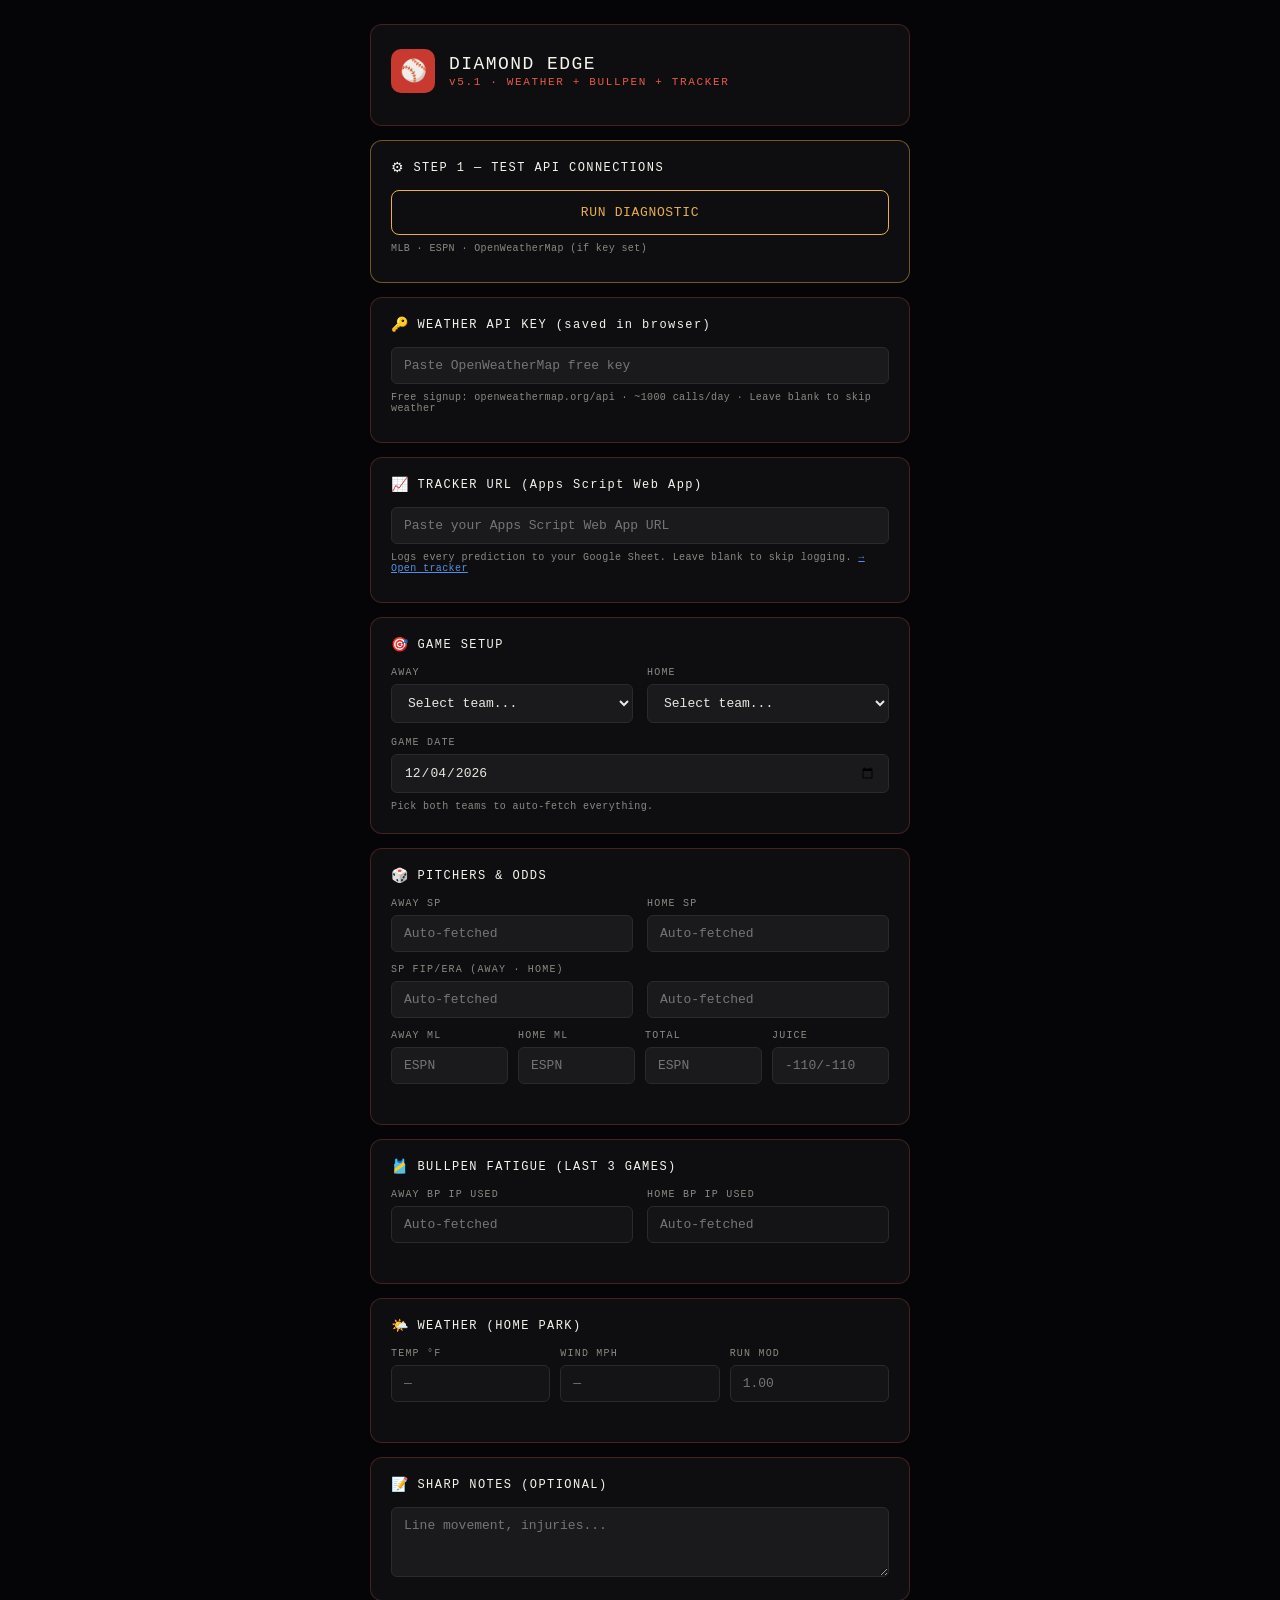
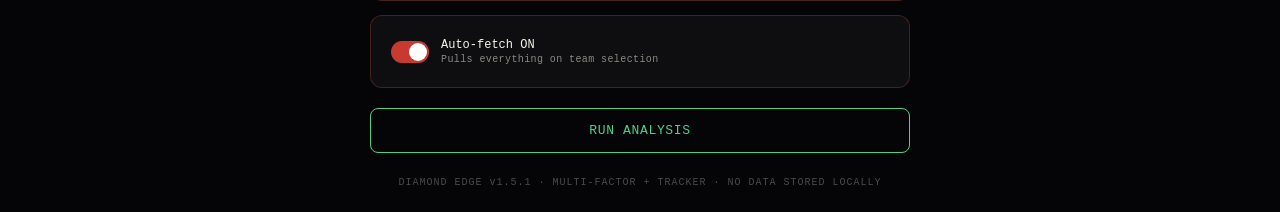
<file: archive/diamond_edge_v5_1.html>
<!DOCTYPE html>
<html lang="en">
<head>
<meta charset="UTF-8">
<meta name="viewport" content="width=device-width, initial-scale=1.0">
<title>Diamond Edge — MLB Analysis v5</title>
<style>
  * { box-sizing: border-box; }
  body {
    font-family: 'Courier New', 'Menlo', monospace;
    background: #050507;
    color: #e8e8e0;
    margin: 0;
    padding: 24px 16px;
    min-height: 100vh;
  }
  .container { max-width: 540px; margin: 0 auto; }
  .card {
    background: #0e0e10;
    border: 1px solid rgba(232, 88, 75, 0.25);
    border-radius: 12px;
    padding: 18px 20px;
    margin-bottom: 14px;
  }
  .card-accent { border-color: rgba(232, 174, 75, 0.45); }
  .header { display: flex; align-items: center; gap: 14px; padding: 6px 0 14px; }
  .logo {
    width: 44px; height: 44px;
    background: #c83a30;
    border-radius: 10px;
    display: flex; align-items: center; justify-content: center;
    font-size: 22px;
  }
  .title { font-size: 18px; font-weight: 500; letter-spacing: 0.08em; color: #f4f4ec; margin: 0; }
  .subtitle { font-size: 11px; color: #e8584b; letter-spacing: 0.15em; margin: 2px 0 0; }
  .section-title {
    font-size: 12px; letter-spacing: 0.12em; color: #f4f4ec;
    margin: 0 0 14px;
    display: flex; align-items: center; gap: 8px;
  }
  .icon { font-size: 14px; }
  button {
    width: 100%;
    background: transparent;
    border: 1px solid #e8ae4b;
    color: #e8ae4b;
    padding: 14px;
    border-radius: 8px;
    font-family: inherit;
    font-size: 13px;
    letter-spacing: 0.05em;
    cursor: pointer;
    transition: all 0.15s;
  }
  button:hover { background: rgba(232, 174, 75, 0.08); }
  button:active { transform: scale(0.99); }
  .btn-primary { border-color: #4ad28a; color: #4ad28a; margin-top: 6px; }
  .btn-primary:hover { background: rgba(74, 210, 138, 0.08); }
  .grid-2 { display: grid; grid-template-columns: 1fr 1fr; gap: 14px; }
  .grid-3 { display: grid; grid-template-columns: 1fr 1fr 1fr; gap: 10px; }
  .grid-4 { display: grid; grid-template-columns: 1fr 1fr 1fr 1fr; gap: 10px; }
  label.fld { font-size: 10px; letter-spacing: 0.12em; color: #8a8a82; margin-bottom: 6px; display: block; }
  input, select, textarea {
    width: 100%;
    background: #1a1a1d;
    border: 1px solid #2a2a2e;
    color: #e8e8e0;
    padding: 10px 12px;
    border-radius: 6px;
    font-family: inherit;
    font-size: 13px;
  }
  input:focus, select:focus, textarea:focus { outline: none; border-color: #e8584b; }
  textarea { min-height: 70px; resize: vertical; }
  input.auto-filled { border-color: rgba(74, 210, 138, 0.4); background: #0d1410; }
  input.muted { background: #141416; color: #8a8a82; }
  .toggle-row { display: flex; align-items: center; gap: 12px; padding: 4px 0; }
  .toggle {
    position: relative;
    width: 38px; height: 22px;
    background: #c83a30;
    border-radius: 11px;
    cursor: pointer;
    flex-shrink: 0;
    transition: background 0.15s;
  }
  .toggle.off { background: #3a3a3e; }
  .toggle::after {
    content: '';
    position: absolute;
    top: 2px; left: 18px;
    width: 18px; height: 18px;
    background: white;
    border-radius: 50%;
    transition: left 0.15s;
  }
  .toggle.off::after { left: 2px; }
  .toggle-label { font-size: 12px; color: #f4f4ec; }
  .toggle-sub { font-size: 10px; color: #8a8a82; margin-top: 2px; letter-spacing: 0.04em; }
  .diag {
    margin-top: 12px;
    padding: 10px 12px;
    background: #0a1410;
    border: 1px solid rgba(74, 210, 138, 0.25);
    border-radius: 6px;
    font-size: 11px;
    color: #4ad28a;
    display: none;
    line-height: 1.7;
  }
  .diag.show { display: block; }
  .diag.error { border-color: rgba(232, 88, 75, 0.4); color: #e8584b; background: #1a0a0a; }
  .status-line {
    font-size: 10px;
    color: #8a8a82;
    margin-top: 8px;
    letter-spacing: 0.04em;
    min-height: 14px;
  }
  .status-line.success { color: #4ad28a; }
  .status-line.error { color: #e8584b; }
  .status-line.loading { color: #e8ae4b; }
  .result {
    margin-top: 14px;
    padding: 16px;
    background: #0a0e14;
    border: 1px solid rgba(85, 142, 230, 0.3);
    border-radius: 8px;
    display: none;
  }
  .result.show { display: block; }
  .result-row {
    display: flex; justify-content: space-between;
    padding: 6px 0;
    border-bottom: 1px solid #1a1a1d;
    font-size: 12px;
  }
  .result-row:last-child { border-bottom: none; }
  .result-label { color: #8a8a82; letter-spacing: 0.04em; }
  .result-val { color: #f4f4ec; font-weight: 500; }
  .pick { color: #4ad28a; font-weight: 500; }
  .edge-pos { color: #4ad28a; }
  .edge-neg { color: #e8584b; }
  .edge-flat { color: #8a8a82; }
  .footer-note {
    text-align: center;
    margin-top: 24px;
    font-size: 10px;
    color: #4a4a48;
    letter-spacing: 0.1em;
  }
  .proxy-info {
    font-size: 10px;
    color: #8a8a82;
    margin-top: 8px;
    letter-spacing: 0.04em;
  }
  .factor-strip {
    display: grid;
    grid-template-columns: 1fr 1fr 1fr;
    gap: 8px;
    margin-top: 10px;
    padding: 10px 12px;
    background: #0a0a0c;
    border: 1px solid #1a1a1d;
    border-radius: 6px;
    font-size: 11px;
  }
  .factor-strip .label { color: #8a8a82; font-size: 9px; letter-spacing: 0.08em; text-transform: uppercase; }
  .factor-strip .value { color: #f4f4ec; font-weight: 500; margin-top: 2px; }
</style>
</head>
<body>
<div class="container">

  <div class="card">
    <div class="header">
      <div class="logo">⚾</div>
      <div>
        <p class="title">DIAMOND EDGE</p>
        <p class="subtitle">v5.1 · WEATHER + BULLPEN + TRACKER</p>
      </div>
    </div>
  </div>

  <div class="card card-accent">
    <p class="section-title"><span class="icon">⚙</span>STEP 1 — TEST API CONNECTIONS</p>
    <button onclick="runDiagnostic()">RUN DIAGNOSTIC</button>
    <div class="diag" id="diag"></div>
    <p class="proxy-info">MLB · ESPN · OpenWeatherMap (if key set)</p>
  </div>

  <div class="card">
    <p class="section-title"><span class="icon">🔑</span>WEATHER API KEY (saved in browser)</p>
    <input type="text" id="weather_key" placeholder="Paste OpenWeatherMap free key" oninput="saveWeatherKey()">
    <p class="proxy-info">Free signup: openweathermap.org/api · ~1000 calls/day · Leave blank to skip weather</p>
  </div>

  <div class="card">
    <p class="section-title"><span class="icon">📈</span>TRACKER URL (Apps Script Web App)</p>
    <input type="text" id="tracker_url" placeholder="Paste your Apps Script Web App URL" oninput="saveTrackerUrl()">
    <p class="proxy-info">Logs every prediction to your Google Sheet. Leave blank to skip logging. <a href="tracker.html" style="color:#558ee6;">→ Open tracker</a></p>
  </div>

  <div class="card">
    <p class="section-title"><span class="icon">🎯</span>GAME SETUP</p>
    <div class="grid-2">
      <div>
        <label class="fld">AWAY</label>
        <select id="away" onchange="onTeamChange()">
          <option value="">Select team...</option>
        </select>
      </div>
      <div>
        <label class="fld">HOME</label>
        <select id="home" onchange="onTeamChange()">
          <option value="">Select team...</option>
        </select>
      </div>
    </div>
    <div style="margin-top: 14px;">
      <label class="fld">GAME DATE</label>
      <input type="date" id="gamedate" onchange="onTeamChange()">
    </div>
    <div class="status-line" id="game-status">Pick both teams to auto-fetch everything.</div>
  </div>

  <div class="card">
    <p class="section-title"><span class="icon">🎲</span>PITCHERS &amp; ODDS</p>
    <div class="grid-2">
      <div>
        <label class="fld">AWAY SP</label>
        <input type="text" id="away_sp" placeholder="Auto-fetched">
      </div>
      <div>
        <label class="fld">HOME SP</label>
        <input type="text" id="home_sp" placeholder="Auto-fetched">
      </div>
    </div>
    <div style="margin-top: 12px;">
      <label class="fld">SP FIP/ERA (AWAY · HOME)</label>
      <div class="grid-2">
        <input type="number" step="0.01" id="away_fip" placeholder="Auto-fetched">
        <input type="number" step="0.01" id="home_fip" placeholder="Auto-fetched">
      </div>
    </div>
    <div class="grid-4" style="margin-top: 12px;">
      <div>
        <label class="fld">AWAY ML</label>
        <input type="number" id="away_ml" placeholder="ESPN">
      </div>
      <div>
        <label class="fld">HOME ML</label>
        <input type="number" id="home_ml" placeholder="ESPN">
      </div>
      <div>
        <label class="fld">TOTAL</label>
        <input type="number" step="0.5" id="total" placeholder="ESPN">
      </div>
      <div>
        <label class="fld">JUICE</label>
        <input type="text" id="juice" placeholder="-110/-110">
      </div>
    </div>
    <div class="status-line" id="odds-status"></div>
  </div>

  <div class="card">
    <p class="section-title"><span class="icon">🎽</span>BULLPEN FATIGUE (LAST 3 GAMES)</p>
    <div class="grid-2">
      <div>
        <label class="fld">AWAY BP IP USED</label>
        <input type="number" step="0.1" id="away_bp_ip" class="muted" placeholder="Auto-fetched" readonly>
      </div>
      <div>
        <label class="fld">HOME BP IP USED</label>
        <input type="number" step="0.1" id="home_bp_ip" class="muted" placeholder="Auto-fetched" readonly>
      </div>
    </div>
    <div class="status-line" id="bullpen-status"></div>
  </div>

  <div class="card">
    <p class="section-title"><span class="icon">🌤️</span>WEATHER (HOME PARK)</p>
    <div class="grid-3">
      <div>
        <label class="fld">TEMP °F</label>
        <input type="number" id="temp" class="muted" placeholder="—" readonly>
      </div>
      <div>
        <label class="fld">WIND MPH</label>
        <input type="number" id="wind" class="muted" placeholder="—" readonly>
      </div>
      <div>
        <label class="fld">RUN MOD</label>
        <input type="text" id="run_mod" class="muted" placeholder="1.00" readonly>
      </div>
    </div>
    <div class="status-line" id="weather-status"></div>
  </div>

  <div class="card">
    <p class="section-title"><span class="icon">📝</span>SHARP NOTES (OPTIONAL)</p>
    <textarea id="notes" placeholder="Line movement, injuries..."></textarea>
  </div>

  <div class="card">
    <div class="toggle-row">
      <div class="toggle" id="websearch" onclick="this.classList.toggle('off')"></div>
      <div>
        <div class="toggle-label">Auto-fetch ON</div>
        <div class="toggle-sub">Pulls everything on team selection</div>
      </div>
    </div>
  </div>

  <button class="btn-primary" onclick="runAnalysis()">RUN ANALYSIS</button>
  <div class="result" id="result"></div>

  <div class="footer-note">DIAMOND EDGE v1.5.1 · MULTI-FACTOR + TRACKER · NO DATA STORED LOCALLY</div>
</div>

<script>
// ============================================================
// PROXY LAYER
// ============================================================
const PROXIES = [
  { name: 'corsproxy.io', wrap: u => 'https://corsproxy.io/?url=' + encodeURIComponent(u) },
  { name: 'allorigins.win', wrap: u => 'https://api.allorigins.win/raw?url=' + encodeURIComponent(u) },
  { name: 'codetabs', wrap: u => 'https://api.codetabs.com/v1/proxy?quest=' + encodeURIComponent(u) }
];

async function proxyFetch(targetUrl) {
  let lastError = null;
  for (const p of PROXIES) {
    try {
      const r = await fetch(p.wrap(targetUrl));
      if (!r.ok) throw new Error('HTTP ' + r.status);
      const data = await r.json();
      return { data, proxy: p.name };
    } catch (e) {
      lastError = e;
    }
  }
  throw new Error('All proxies failed. Last: ' + (lastError ? lastError.message : 'unknown'));
}

// ============================================================
// TEAM DATABASE — id, ESPN abbr, wOBA splits, park factor, ballpark coords
// ============================================================
const TEAMS = {
  'ARI': { id: 109, espn: 'ARI', name: 'Arizona Diamondbacks', vsLHP: 0.322, vsRHP: 0.316, park: 1.02, lat: 33.4453, lon: -112.0667, roof: 'retractable' },
  'ATL': { id: 144, espn: 'ATL', name: 'Atlanta Braves',       vsLHP: 0.335, vsRHP: 0.328, park: 1.01, lat: 33.8908, lon: -84.4678, roof: 'open' },
  'BAL': { id: 110, espn: 'BAL', name: 'Baltimore Orioles',    vsLHP: 0.328, vsRHP: 0.319, park: 1.03, lat: 39.2839, lon: -76.6217, roof: 'open' },
  'BOS': { id: 111, espn: 'BOS', name: 'Boston Red Sox',       vsLHP: 0.325, vsRHP: 0.316, park: 1.06, lat: 42.3467, lon: -71.0972, roof: 'open' },
  'CHC': { id: 112, espn: 'CHC', name: 'Chicago Cubs',         vsLHP: 0.319, vsRHP: 0.322, park: 1.01, lat: 41.9484, lon: -87.6553, roof: 'open' },
  'CWS': { id: 145, espn: 'CHW', name: 'Chicago White Sox',    vsLHP: 0.298, vsRHP: 0.293, park: 1.02, lat: 41.8300, lon: -87.6339, roof: 'open' },
  'CIN': { id: 113, espn: 'CIN', name: 'Cincinnati Reds',      vsLHP: 0.321, vsRHP: 0.315, park: 1.05, lat: 39.0975, lon: -84.5066, roof: 'open' },
  'CLE': { id: 114, espn: 'CLE', name: 'Cleveland Guardians',  vsLHP: 0.318, vsRHP: 0.312, park: 0.99, lat: 41.4962, lon: -81.6852, roof: 'open' },
  'COL': { id: 115, espn: 'COL', name: 'Colorado Rockies',     vsLHP: 0.316, vsRHP: 0.307, park: 1.20, lat: 39.7559, lon: -104.9942, roof: 'open' },
  'DET': { id: 116, espn: 'DET', name: 'Detroit Tigers',       vsLHP: 0.320, vsRHP: 0.314, park: 0.98, lat: 42.3390, lon: -83.0485, roof: 'open' },
  'HOU': { id: 117, espn: 'HOU', name: 'Houston Astros',       vsLHP: 0.324, vsRHP: 0.317, park: 1.02, lat: 29.7572, lon: -95.3554, roof: 'retractable' },
  'KC':  { id: 118, espn: 'KC',  name: 'Kansas City Royals',   vsLHP: 0.312, vsRHP: 0.305, park: 0.99, lat: 39.0517, lon: -94.4803, roof: 'open' },
  'LAA': { id: 108, espn: 'LAA', name: 'Los Angeles Angels',   vsLHP: 0.316, vsRHP: 0.309, park: 0.99, lat: 33.8003, lon: -117.8827, roof: 'open' },
  'LAD': { id: 119, espn: 'LAD', name: 'Los Angeles Dodgers',  vsLHP: 0.339, vsRHP: 0.333, park: 1.00, lat: 34.0739, lon: -118.2400, roof: 'open' },
  'MIA': { id: 146, espn: 'MIA', name: 'Miami Marlins',        vsLHP: 0.310, vsRHP: 0.302, park: 0.94, lat: 25.7781, lon: -80.2197, roof: 'retractable' },
  'MIL': { id: 158, espn: 'MIL', name: 'Milwaukee Brewers',    vsLHP: 0.322, vsRHP: 0.316, park: 1.01, lat: 43.0280, lon: -87.9712, roof: 'retractable' },
  'MIN': { id: 142, espn: 'MIN', name: 'Minnesota Twins',      vsLHP: 0.318, vsRHP: 0.312, park: 0.99, lat: 44.9817, lon: -93.2776, roof: 'open' },
  'NYM': { id: 121, espn: 'NYM', name: 'New York Mets',        vsLHP: 0.320, vsRHP: 0.315, park: 0.95, lat: 40.7571, lon: -73.8458, roof: 'open' },
  'NYY': { id: 147, espn: 'NYY', name: 'New York Yankees',     vsLHP: 0.330, vsRHP: 0.327, park: 1.04, lat: 40.8296, lon: -73.9262, roof: 'open' },
  'OAK': { id: 133, espn: 'ATH', name: 'Athletics',            vsLHP: 0.314, vsRHP: 0.308, park: 1.05, lat: 38.5803, lon: -121.5135, roof: 'open' },
  'PHI': { id: 143, espn: 'PHI', name: 'Philadelphia Phillies',vsLHP: 0.327, vsRHP: 0.321, park: 1.04, lat: 39.9061, lon: -75.1665, roof: 'open' },
  'PIT': { id: 134, espn: 'PIT', name: 'Pittsburgh Pirates',   vsLHP: 0.308, vsRHP: 0.304, park: 0.97, lat: 40.4469, lon: -80.0057, roof: 'open' },
  'SD':  { id: 135, espn: 'SD',  name: 'San Diego Padres',     vsLHP: 0.324, vsRHP: 0.318, park: 0.94, lat: 32.7073, lon: -117.1566, roof: 'open' },
  'SF':  { id: 137, espn: 'SF',  name: 'San Francisco Giants', vsLHP: 0.316, vsRHP: 0.310, park: 0.92, lat: 37.7786, lon: -122.3893, roof: 'open' },
  'SEA': { id: 136, espn: 'SEA', name: 'Seattle Mariners',     vsLHP: 0.318, vsRHP: 0.312, park: 0.93, lat: 47.5914, lon: -122.3325, roof: 'retractable' },
  'STL': { id: 138, espn: 'STL', name: 'St. Louis Cardinals',  vsLHP: 0.317, vsRHP: 0.311, park: 0.99, lat: 38.6226, lon: -90.1928, roof: 'open' },
  'TB':  { id: 139, espn: 'TB',  name: 'Tampa Bay Rays',       vsLHP: 0.320, vsRHP: 0.314, park: 0.97, lat: 27.7682, lon: -82.6534, roof: 'dome' },
  'TEX': { id: 140, espn: 'TEX', name: 'Texas Rangers',        vsLHP: 0.323, vsRHP: 0.317, park: 1.02, lat: 32.7472, lon: -97.0846, roof: 'retractable' },
  'TOR': { id: 141, espn: 'TOR', name: 'Toronto Blue Jays',    vsLHP: 0.321, vsRHP: 0.315, park: 1.02, lat: 43.6414, lon: -79.3894, roof: 'retractable' },
  'WAS': { id: 120, espn: 'WSH', name: 'Washington Nationals', vsLHP: 0.314, vsRHP: 0.308, park: 1.00, lat: 38.8730, lon: -77.0074, roof: 'open' }
};

const ID_TO_CODE = {};
Object.keys(TEAMS).forEach(code => { ID_TO_CODE[TEAMS[code].id] = code; });

// Cache for repeat lookups
const fetchCache = {
  bullpenIP: {},     // key: teamCode+date -> ip
  weather: null      // key: lat+lon -> {data, ts}
};

const awaySel = document.getElementById('away');
const homeSel = document.getElementById('home');
Object.keys(TEAMS).sort().forEach(code => {
  const t = TEAMS[code];
  const opt = '<option value="' + code + '">' + code + ' — ' + t.name + '</option>';
  awaySel.innerHTML += opt;
  homeSel.innerHTML += opt;
});

document.getElementById('gamedate').valueAsDate = new Date();

// Restore weather key from localStorage
try {
  const savedKey = localStorage.getItem('de_weather_key');
  if (savedKey) document.getElementById('weather_key').value = savedKey;
} catch (e) { /* localStorage unavailable */ }

function saveWeatherKey() {
  try {
    localStorage.setItem('de_weather_key', document.getElementById('weather_key').value);
  } catch (e) { /* ignore */ }
}

// Restore tracker URL from localStorage
try {
  const savedTrackerUrl = localStorage.getItem('de_tracker_url');
  if (savedTrackerUrl) document.getElementById('tracker_url').value = savedTrackerUrl;
} catch (e) { /* localStorage unavailable */ }

function saveTrackerUrl() {
  try {
    localStorage.setItem('de_tracker_url', document.getElementById('tracker_url').value);
  } catch (e) { /* ignore */ }
}

// Send prediction to tracker (fire-and-forget, doesn't block UI)
async function logPredictionToTracker(payload) {
  const url = document.getElementById('tracker_url').value.trim();
  if (!url) return; // Tracker not configured, skip silently
  try {
    await fetch(url, {
      method: 'POST',
      headers: { 'Content-Type': 'text/plain;charset=utf-8' },
      body: JSON.stringify({ action: 'logPrediction', payload })
    });
  } catch (e) {
    console.warn('Tracker log failed:', e);
  }
}

const MLB_API = 'https://statsapi.mlb.com/api/v1';
const ESPN_API = 'https://site.api.espn.com/apis/site/v2/sports/baseball/mlb/scoreboard';
const ESPN_SUMMARY = 'https://site.api.espn.com/apis/site/v2/sports/baseball/mlb/summary';
const WEATHER_API = 'https://api.openweathermap.org/data/2.5/weather';

function setStatus(id, msg, type) {
  const el = document.getElementById(id);
  el.textContent = msg;
  el.className = 'status-line ' + (type || '');
}
function flash(input) { input.classList.add('auto-filled'); }
function clearFlash() {
  document.querySelectorAll('input.auto-filled').forEach(el => el.classList.remove('auto-filled'));
}
function fmtDateESPN(d) { return d.replace(/-/g, ''); }

// ============================================================
// SMART ODDS PARSER (from v4)
// ============================================================
function parseAmerican(v) {
  if (v == null) return null;
  if (typeof v === 'number') return v;
  if (typeof v === 'string') {
    const cleaned = v.replace(/[^\d\-+]/g, '');
    const n = parseInt(cleaned, 10);
    return isNaN(n) ? null : n;
  }
  return null;
}

function extractMLFromOddsObj(o) {
  if (!o) return { awayML: null, homeML: null };
  let awayML = null, homeML = null;
  
  if (o.awayTeamOdds && o.awayTeamOdds.moneyLine != null && typeof o.awayTeamOdds.moneyLine !== 'object') {
    awayML = parseAmerican(o.awayTeamOdds.moneyLine);
  }
  if (o.homeTeamOdds && o.homeTeamOdds.moneyLine != null && typeof o.homeTeamOdds.moneyLine !== 'object') {
    homeML = parseAmerican(o.homeTeamOdds.moneyLine);
  }
  if (awayML == null && o.awayTeamOdds && o.awayTeamOdds.current && o.awayTeamOdds.current.moneyLine) {
    awayML = parseAmerican(o.awayTeamOdds.current.moneyLine.american || o.awayTeamOdds.current.moneyLine);
  }
  if (homeML == null && o.homeTeamOdds && o.homeTeamOdds.current && o.homeTeamOdds.current.moneyLine) {
    homeML = parseAmerican(o.homeTeamOdds.current.moneyLine.american || o.homeTeamOdds.current.moneyLine);
  }
  if (awayML == null && o.awayTeamOdds && typeof o.awayTeamOdds.moneyLine === 'object' && o.awayTeamOdds.moneyLine) {
    awayML = parseAmerican(o.awayTeamOdds.moneyLine.american);
  }
  if (homeML == null && o.homeTeamOdds && typeof o.homeTeamOdds.moneyLine === 'object' && o.homeTeamOdds.moneyLine) {
    homeML = parseAmerican(o.homeTeamOdds.moneyLine.american);
  }
  if (awayML == null && o.awayMoneyLine != null) awayML = parseAmerican(o.awayMoneyLine);
  if (homeML == null && o.homeMoneyLine != null) homeML = parseAmerican(o.homeMoneyLine);
  
  return { awayML, homeML };
}

function pickBestOddsEntry(oddsArray) {
  if (!Array.isArray(oddsArray) || oddsArray.length === 0) return null;
  for (const o of oddsArray) {
    const ml = extractMLFromOddsObj(o);
    if (ml.awayML != null || ml.homeML != null) return o;
  }
  for (const o of oddsArray) {
    if (o.overUnder != null) return o;
  }
  return oddsArray[0];
}

function extractTotal(o) {
  if (!o) return null;
  if (o.overUnder != null) {
    const v = parseFloat(o.overUnder);
    if (!isNaN(v)) return v;
  }
  if (o.total) {
    const v = parseFloat(o.total.american || o.total);
    if (!isNaN(v)) return v;
  }
  return null;
}

// ============================================================
// DIAGNOSTIC
// ============================================================
async function runDiagnostic() {
  const diag = document.getElementById('diag');
  diag.classList.remove('error');
  diag.classList.add('show');
  diag.innerHTML = '> Testing...';
  
  const lines = [];
  
  try {
    const start = Date.now();
    const result = await proxyFetch(MLB_API + '/sports/1');
    lines.push('> [200] MLB via ' + result.proxy + ' (' + (Date.now() - start) + 'ms)');
  } catch (e) { lines.push('> [FAIL] MLB: ' + e.message); }
  
  try {
    const start = Date.now();
    const result = await proxyFetch(ESPN_API);
    const evs = (result.data.events || []).length;
    lines.push('> [200] ESPN via ' + result.proxy + ' (' + (Date.now() - start) + 'ms) · ' + evs + ' events');
  } catch (e) { lines.push('> [FAIL] ESPN: ' + e.message); }
  
  // Test weather only if key is set
  const wkey = document.getElementById('weather_key').value.trim();
  if (wkey) {
    try {
      const start = Date.now();
      const url = WEATHER_API + '?lat=40.7128&lon=-74.0060&appid=' + wkey + '&units=imperial';
      const result = await proxyFetch(url);
      if (result.data.cod == 200) {
        lines.push('> [200] OpenWeather via ' + result.proxy + ' (' + (Date.now() - start) + 'ms)');
      } else {
        lines.push('> [FAIL] OpenWeather: ' + (result.data.message || 'invalid key?'));
      }
    } catch (e) { lines.push('> [FAIL] OpenWeather: ' + e.message); }
  } else {
    lines.push('> [SKIP] Weather (no API key set)');
  }
  
  lines.push('> ✓ Diagnostic complete.');
  diag.innerHTML = lines.join('<br>');
}

// ============================================================
// MAIN ORCHESTRATOR
// ============================================================
async function onTeamChange() {
  const awayCode = document.getElementById('away').value;
  const homeCode = document.getElementById('home').value;
  const date = document.getElementById('gamedate').value;
  
  if (!awayCode || !homeCode) {
    setStatus('game-status', 'Pick both teams to auto-fetch.', '');
    return;
  }
  if (awayCode === homeCode) {
    setStatus('game-status', 'Away and home must differ.', 'error');
    return;
  }
  if (document.getElementById('websearch').classList.contains('off')) {
    setStatus('game-status', 'Auto-fetch is OFF.', '');
    return;
  }
  
  clearFlash();
  setStatus('game-status', 'Fetching schedule + pitchers...', 'loading');
  
  // Step 1: schedule lookup
  let game = null;
  try {
    const url = MLB_API + '/schedule?sportId=1&date=' + date + '&hydrate=probablePitcher,team';
    const result = await proxyFetch(url);
    if (!result.data.dates || result.data.dates.length === 0) {
      setStatus('game-status', 'No games on ' + date + '.', 'error');
      return;
    }
    game = result.data.dates[0].games.find(g =>
      ID_TO_CODE[g.teams.away.team.id] === awayCode &&
      ID_TO_CODE[g.teams.home.team.id] === homeCode
    );
    if (!game) {
      setStatus('game-status', 'No ' + awayCode + ' @ ' + homeCode + ' on this date.', 'error');
      return;
    }
  } catch (e) {
    setStatus('game-status', '✗ Schedule fetch failed: ' + e.message, 'error');
    return;
  }
  
  // Fill pitcher names
  const awaySpEl = document.getElementById('away_sp');
  const homeSpEl = document.getElementById('home_sp');
  const awaySp = game.teams.away.probablePitcher;
  const homeSp = game.teams.home.probablePitcher;
  if (awaySp) { awaySpEl.value = awaySp.fullName; awaySpEl.dataset.pid = awaySp.id; flash(awaySpEl); }
  else { awaySpEl.value = 'TBD'; delete awaySpEl.dataset.pid; }
  if (homeSp) { homeSpEl.value = homeSp.fullName; homeSpEl.dataset.pid = homeSp.id; flash(homeSpEl); }
  else { homeSpEl.value = 'TBD'; delete homeSpEl.dataset.pid; }
  
  // Step 2: parallel fetch for FIPs, bullpen, odds, weather
  setStatus('game-status', 'Fetching FIPs, bullpen, odds, weather...', 'loading');
  const season = new Date(date).getFullYear();
  
  const tasks = [];
  if (awaySp) tasks.push(fetchSpFip(awaySp.id, season).then(f => ({ kind: 'fip', side: 'away', fip: f })));
  if (homeSp) tasks.push(fetchSpFip(homeSp.id, season).then(f => ({ kind: 'fip', side: 'home', fip: f })));
  tasks.push(fetchBullpenIP(awayCode, date).then(ip => ({ kind: 'bp', side: 'away', ip })));
  tasks.push(fetchBullpenIP(homeCode, date).then(ip => ({ kind: 'bp', side: 'home', ip })));
  tasks.push(fetchEspnOdds(awayCode, homeCode, date));
  tasks.push(fetchWeather(homeCode));
  
  const results = await Promise.allSettled(tasks);
  
  // Apply FIP results
  results.forEach(r => {
    if (r.status !== 'fulfilled' || !r.value) return;
    const v = r.value;
    if (v.kind === 'fip') {
      const el = document.getElementById(v.side + '_fip');
      el.value = v.fip.toFixed(2);
      flash(el);
    } else if (v.kind === 'bp') {
      const el = document.getElementById(v.side + '_bp_ip');
      el.value = v.ip.toFixed(1);
      flash(el);
    }
  });
  
  setStatus('game-status', '✓ All data loaded. Ready to run analysis.', 'success');
}

async function fetchSpFip(pid, season) {
  try {
    const url = MLB_API + '/people/' + pid + '/stats?stats=season&group=pitching&season=' + season;
    const result = await proxyFetch(url);
    const d = result.data;
    if (d.stats && d.stats[0] && d.stats[0].splits[0]) {
      const s = d.stats[0].splits[0].stat;
      const ip = parseFloat(s.inningsPitched) || 0;
      if (ip >= 5) {
        const hr = s.homeRuns || 0;
        const bb = s.baseOnBalls || 0;
        const k = s.strikeOuts || 0;
        return (13 * hr + 3 * bb - 2 * k) / ip + 3.10;
      }
      return parseFloat(s.era) || 4.20;
    }
  } catch (e) { /* fall through */ }
  return 4.20;
}

// ============================================================
// BULLPEN FATIGUE
// Fetch team's last 3 completed games, sum reliever IP.
// Reliever IP = total IP - starter IP (extracted from boxscore).
// ============================================================
async function fetchBullpenIP(teamCode, date) {
  const cacheKey = teamCode + '_' + date;
  if (fetchCache.bullpenIP[cacheKey] != null) {
    return fetchCache.bullpenIP[cacheKey];
  }
  
  const teamId = TEAMS[teamCode].id;
  const today = new Date(date);
  const startDate = new Date(today.getTime() - 5 * 24 * 60 * 60 * 1000);
  const endDate = new Date(today.getTime() - 1 * 24 * 60 * 60 * 1000);
  const fmt = d => d.toISOString().split('T')[0];
  
  setStatus('bullpen-status', 'Fetching ' + teamCode + ' last 3 games...', 'loading');
  
  let totalReliefIP = 0;
  let gamesScanned = 0;
  
  try {
    const schedUrl = MLB_API + '/schedule?sportId=1&teamId=' + teamId +
                     '&startDate=' + fmt(startDate) + '&endDate=' + fmt(endDate);
    const schedResult = await proxyFetch(schedUrl);
    const dates = schedResult.data.dates || [];
    
    // Collect last 3 completed games
    const gamePks = [];
    dates.forEach(d => {
      d.games.forEach(g => {
        if (g.status && g.status.statusCode === 'F') {
          gamePks.push(g.gamePk);
        }
      });
    });
    
    const last3 = gamePks.slice(-3);
    
    // Fetch boxscores in parallel
    const bsPromises = last3.map(pk => fetchBoxscoreReliefIP(pk, teamId));
    const reliefResults = await Promise.allSettled(bsPromises);
    
    reliefResults.forEach(r => {
      if (r.status === 'fulfilled' && typeof r.value === 'number' && !isNaN(r.value)) {
        totalReliefIP += r.value;
        gamesScanned++;
      }
    });
    
    if (gamesScanned > 0) {
      setStatus('bullpen-status', '✓ ' + teamCode + ' BP scanned ' + gamesScanned + ' games', 'success');
    } else {
      setStatus('bullpen-status', '⚠ Could not scan ' + teamCode + ' boxscores; using neutral fatigue', 'error');
      totalReliefIP = 9.0; // ~3 IP/game baseline
    }
  } catch (e) {
    setStatus('bullpen-status', '✗ ' + teamCode + ' bullpen fetch failed: ' + e.message, 'error');
    totalReliefIP = 9.0;
  }
  
  fetchCache.bullpenIP[cacheKey] = totalReliefIP;
  return totalReliefIP;
}

async function fetchBoxscoreReliefIP(gamePk, teamId) {
  try {
    const url = MLB_API + '/game/' + gamePk + '/boxscore';
    const result = await proxyFetch(url);
    const d = result.data;
    
    let teamSide = null;
    if (d.teams && d.teams.away && d.teams.away.team && d.teams.away.team.id === teamId) teamSide = 'away';
    else if (d.teams && d.teams.home && d.teams.home.team && d.teams.home.team.id === teamId) teamSide = 'home';
    if (!teamSide) return 0;
    
    const teamData = d.teams[teamSide];
    const totalIP = parseFloat(teamData.teamStats && teamData.teamStats.pitching && teamData.teamStats.pitching.inningsPitched) || 0;
    
    // Find the starter — first pitcher in pitchers array, or whoever is gamesStarted=1
    let starterIP = 0;
    const pitcherIds = teamData.pitchers || [];
    if (pitcherIds.length > 0) {
      const starterId = pitcherIds[0];
      const starterPlayer = teamData.players && teamData.players['ID' + starterId];
      if (starterPlayer && starterPlayer.stats && starterPlayer.stats.pitching) {
        starterIP = parseFloat(starterPlayer.stats.pitching.inningsPitched) || 0;
      }
    }
    
    const reliefIP = Math.max(0, totalIP - starterIP);
    return reliefIP;
  } catch (e) {
    return 0;
  }
}

// ============================================================
// ESPN ODDS (from v4)
// ============================================================
async function fetchEspnOdds(awayCode, homeCode, date) {
  setStatus('odds-status', 'Querying ESPN scoreboard...', 'loading');
  
  const awayEspn = TEAMS[awayCode].espn;
  const homeEspn = TEAMS[homeCode].espn;
  
  let scoreboardCompetition = null;
  let eventId = null;
  
  try {
    const url = ESPN_API + '?dates=' + fmtDateESPN(date);
    const result = await proxyFetch(url);
    const events = result.data.events || [];
    
    for (const ev of events) {
      const comp = ev.competitions && ev.competitions[0];
      if (!comp) continue;
      const competitors = comp.competitors || [];
      const home = competitors.find(c => c.homeAway === 'home');
      const away = competitors.find(c => c.homeAway === 'away');
      if (!home || !away) continue;
      const hAbbr = home.team && home.team.abbreviation;
      const aAbbr = away.team && away.team.abbreviation;
      if (hAbbr === homeEspn && aAbbr === awayEspn) {
        scoreboardCompetition = comp;
        eventId = ev.id;
        break;
      }
    }
  } catch (e) {
    setStatus('odds-status', '✗ ESPN scoreboard failed: ' + e.message, 'error');
    return;
  }
  
  if (!scoreboardCompetition) {
    setStatus('odds-status', 'ESPN: no match for ' + awayEspn + ' @ ' + homeEspn, 'error');
    return;
  }
  
  let awayML = null, homeML = null, total = null;
  let bookUsed = 'consensus';
  let sourcePath = '';
  
  const oddsArray = scoreboardCompetition.odds || [];
  if (oddsArray.length > 0) {
    const best = pickBestOddsEntry(oddsArray);
    if (best) {
      const mls = extractMLFromOddsObj(best);
      awayML = mls.awayML;
      homeML = mls.homeML;
      total = extractTotal(best);
      bookUsed = (best.provider && best.provider.name) || 'consensus';
      if (awayML != null || homeML != null) sourcePath = 'scoreboard';
    }
  }
  
  if ((awayML == null || homeML == null) && eventId) {
    try {
      const summaryUrl = ESPN_SUMMARY + '?event=' + eventId;
      const sumResult = await proxyFetch(summaryUrl);
      const sumData = sumResult.data;
      
      const pc = sumData.pickcenter || [];
      if (pc.length > 0) {
        const best = pickBestOddsEntry(pc);
        if (best) {
          const mls = extractMLFromOddsObj(best);
          if (awayML == null) awayML = mls.awayML;
          if (homeML == null) homeML = mls.homeML;
          if (total == null) total = extractTotal(best);
          if (best.provider && best.provider.name) bookUsed = best.provider.name;
          if (mls.awayML != null || mls.homeML != null) sourcePath = sourcePath || 'summary.pickcenter';
        }
      }
      
      if (awayML == null && homeML == null) {
        const headerOdds = sumData.header && sumData.header.competitions
          && sumData.header.competitions[0] && sumData.header.competitions[0].odds;
        if (headerOdds && headerOdds.length > 0) {
          const best = pickBestOddsEntry(headerOdds);
          const mls = extractMLFromOddsObj(best);
          if (awayML == null) awayML = mls.awayML;
          if (homeML == null) homeML = mls.homeML;
          if (total == null) total = extractTotal(best);
          if (mls.awayML != null || mls.homeML != null) sourcePath = sourcePath || 'summary.header';
        }
      }
    } catch (e) { /* keep partial */ }
  }
  
  if (awayML != null) { const el = document.getElementById('away_ml'); el.value = awayML; flash(el); }
  if (homeML != null) { const el = document.getElementById('home_ml'); el.value = homeML; flash(el); }
  if (total != null) { const el = document.getElementById('total'); el.value = total; flash(el); }
  
  const parts = [];
  if (awayML != null && homeML != null) parts.push('ML ✓');
  else if (awayML != null || homeML != null) parts.push('ML partial');
  else parts.push('ML missing');
  if (total != null) parts.push('Total ✓');
  else parts.push('Total missing');
  
  if (awayML != null || homeML != null || total != null) {
    setStatus('odds-status', '✓ ESPN (' + bookUsed + ') · ' + parts.join(' · '), 'success');
  } else {
    setStatus('odds-status', 'ESPN: no ML/total available. Enter manually.', 'error');
  }
}

// ============================================================
// WEATHER FETCH
// Returns { temp, wind, runMod } and updates UI.
// runMod is the multiplier applied to expected runs.
// ============================================================
async function fetchWeather(homeCode) {
  const team = TEAMS[homeCode];
  const wkey = document.getElementById('weather_key').value.trim();
  
  // Indoor venue → neutral, no API call needed
  if (team.roof === 'dome') {
    const el1 = document.getElementById('temp'); el1.value = 72; flash(el1);
    const el2 = document.getElementById('wind'); el2.value = 0; flash(el2);
    const el3 = document.getElementById('run_mod'); el3.value = '1.000'; flash(el3);
    setStatus('weather-status', '✓ Dome — weather neutralized', 'success');
    return;
  }
  
  if (!wkey) {
    setStatus('weather-status', 'No API key — using neutral weather (1.00)', '');
    document.getElementById('run_mod').value = '1.000';
    return;
  }
  
  setStatus('weather-status', 'Fetching weather...', 'loading');
  
  try {
    const url = WEATHER_API + '?lat=' + team.lat + '&lon=' + team.lon +
                '&appid=' + wkey + '&units=imperial';
    const result = await proxyFetch(url);
    const d = result.data;
    
    if (d.cod && d.cod != 200) {
      setStatus('weather-status', '✗ Weather: ' + (d.message || 'invalid key'), 'error');
      return;
    }
    
    const temp = d.main ? d.main.temp : 72;
    const humidity = d.main ? d.main.humidity : 60;
    const windMph = d.wind ? (d.wind.speed || 0) : 0;
    const precip = d.rain ? Math.min(100, (d.rain['1h'] || 0) * 100) : 0;
    
    // Run scoring modifier
    let mod = 1.0;
    if (team.roof === 'retractable' && (precip > 30 || temp < 50)) {
      mod = 1.0; // assume closed
    } else {
      mod *= 1 + (temp - 70) * 0.001; // ~+/-1% per 10F
      mod *= 1 - Math.max(0, humidity - 70) * 0.0005;
      if (temp > 80 && windMph > 12) mod *= 1.03;
      if (precip > 50) mod *= 0.95;
    }
    mod = Math.max(0.92, Math.min(1.08, mod));
    
    const e1 = document.getElementById('temp'); e1.value = Math.round(temp); flash(e1);
    const e2 = document.getElementById('wind'); e2.value = Math.round(windMph); flash(e2);
    const e3 = document.getElementById('run_mod'); e3.value = mod.toFixed(3); flash(e3);
    
    setStatus('weather-status', '✓ ' + Math.round(temp) + '°F · ' + Math.round(windMph) + ' mph · mod ' + mod.toFixed(3), 'success');
  } catch (e) {
    setStatus('weather-status', '✗ Weather fetch failed: ' + e.message, 'error');
  }
}

// ============================================================
// MODEL — now incorporates bullpen + weather
// ============================================================
function americanToProb(odds) {
  if (odds < 0) return -odds / (-odds + 100);
  return 100 / (odds + 100);
}
function probToAmerican(p) {
  if (p >= 0.5) return Math.round(-100 * p / (1 - p));
  return '+' + Math.round(100 * (1 - p) / p);
}

// Bullpen factor: tired pen allows more runs.
// Threshold: 12+ IP in last 3 games = max fatigue, scales linearly down to 0 at 6 IP.
function bullpenFatigueFactor(ipUsed) {
  // Returns a multiplier applied to opponent's expected runs.
  // 1.00 = fresh pen, 1.08 = max fatigue (8% boost in opp runs).
  // Bullpens pitch ~40% of innings, so cap impact at ~8%.
  const fatigue = Math.min(1.0, Math.max(0, (ipUsed - 6) / 6)); // 0 at 6 IP, 1 at 12+
  return 1 + fatigue * 0.08;
}

function runAnalysis() {
  const awayCode = document.getElementById('away').value;
  const homeCode = document.getElementById('home').value;
  const result = document.getElementById('result');
  
  if (!awayCode || !homeCode) {
    result.classList.add('show');
    result.innerHTML = '<div style="color:#e8584b; font-size:12px;">⚠ Select both teams first.</div>';
    return;
  }
  
  const away = TEAMS[awayCode];
  const home = TEAMS[homeCode];
  const awayFip = parseFloat(document.getElementById('away_fip').value) || 4.20;
  const homeFip = parseFloat(document.getElementById('home_fip').value) || 4.20;
  const awayML = parseInt(document.getElementById('away_ml').value) || -110;
  const homeML = parseInt(document.getElementById('home_ml').value) || -110;
  const totalLine = parseFloat(document.getElementById('total').value) || 8.5;
  const awayBpIp = parseFloat(document.getElementById('away_bp_ip').value) || 9.0;
  const homeBpIp = parseFloat(document.getElementById('home_bp_ip').value) || 9.0;
  const runMod = parseFloat(document.getElementById('run_mod').value) || 1.0;
  
  const LEAGUE_AVG = 4.40;
  const HFA = 0.03;
  const PYTHAG = 1.83;
  
  const awayOff = 1 + (away.vsRHP - 0.315) * 5;
  const homeOff = 1 + (home.vsRHP - 0.315) * 5;
  const awayOppPit = Math.max(0.65, Math.min(1.40, homeFip / 4.20));
  const homeOppPit = Math.max(0.65, Math.min(1.40, awayFip / 4.20));
  const parkF = home.park;
  
  // Bullpen: opposing team's pen affects MY scoring
  const awayBpFactor = bullpenFatigueFactor(homeBpIp); // away team faces home bullpen
  const homeBpFactor = bullpenFatigueFactor(awayBpIp); // home team faces away bullpen
  
  let awayRuns = LEAGUE_AVG * awayOff * awayOppPit * awayBpFactor * parkF * runMod;
  let homeRuns = LEAGUE_AVG * homeOff * homeOppPit * homeBpFactor * parkF * runMod;
  awayRuns = Math.max(2.0, Math.min(9.5, awayRuns));
  homeRuns = Math.max(2.0, Math.min(9.5, homeRuns));
  
  let homeProb = Math.pow(homeRuns, PYTHAG) / (Math.pow(homeRuns, PYTHAG) + Math.pow(awayRuns, PYTHAG));
  homeProb = Math.min(0.95, Math.max(0.05, homeProb + HFA));
  const awayProb = 1 - homeProb;
  const total = awayRuns + homeRuns;
  
  const mktAwayProb = americanToProb(awayML);
  const mktHomeProb = americanToProb(homeML);
  const vig = mktAwayProb + mktHomeProb;
  const mktAwayFair = mktAwayProb / vig;
  const mktHomeFair = mktHomeProb / vig;
  
  const awayEdge = awayProb - mktAwayFair;
  const homeEdge = homeProb - mktHomeFair;
  const totalEdge = total - totalLine;
  
  const winner = homeProb > awayProb ? homeCode : awayCode;
  const winProb = Math.max(homeProb, awayProb);
  const winEdge = homeProb > awayProb ? homeEdge : awayEdge;
  
  let edgeClass = 'edge-flat';
  let betRec = 'Pass';
  if (winEdge >= 0.04) { edgeClass = 'edge-pos'; betRec = winner + ' ML (Quarter Kelly)'; }
  else if (winEdge <= -0.04) { edgeClass = 'edge-neg'; betRec = 'Fade — model disagrees with market'; }
  
  let totalRec = 'Pass';
  let totalClass = 'edge-flat';
  if (totalEdge >= 0.5) { totalRec = 'OVER ' + totalLine; totalClass = 'edge-pos'; }
  else if (totalEdge <= -0.5) { totalRec = 'UNDER ' + totalLine; totalClass = 'edge-pos'; }
  
  // Build factor breakdown
  const factorHtml =
    '<div class="factor-strip">' +
    '<div><div class="label">Park</div><div class="value">' + parkF.toFixed(2) + '×</div></div>' +
    '<div><div class="label">Weather</div><div class="value">' + runMod.toFixed(2) + '×</div></div>' +
    '<div><div class="label">BP fatigue</div><div class="value">' + (awayBpFactor * homeBpFactor / 2).toFixed(2) + '×</div></div>' +
    '</div>';
  
  result.classList.add('show');
  result.innerHTML =
    '<div style="font-size:12px; letter-spacing:0.12em; color:#558ee6; margin-bottom:12px;">📊 ANALYSIS — ' + awayCode + ' @ ' + homeCode + '</div>' +
    '<div class="result-row"><span class="result-label">Predicted winner</span><span class="pick">' + winner + ' (' + (winProb * 100).toFixed(1) + '%)</span></div>' +
    '<div class="result-row"><span class="result-label">Fair odds</span><span class="result-val">' + probToAmerican(winProb) + '</span></div>' +
    '<div class="result-row"><span class="result-label">Market implied (no vig)</span><span class="result-val">' + ((homeProb > awayProb ? mktHomeFair : mktAwayFair) * 100).toFixed(1) + '%</span></div>' +
    '<div class="result-row"><span class="result-label">Moneyline edge</span><span class="' + edgeClass + '">' + (winEdge >= 0 ? '+' : '') + (winEdge * 100).toFixed(2) + '%</span></div>' +
    '<div class="result-row"><span class="result-label">Predicted runs (A · H)</span><span class="result-val">' + awayRuns.toFixed(2) + ' · ' + homeRuns.toFixed(2) + '</span></div>' +
    '<div class="result-row"><span class="result-label">Predicted total</span><span class="result-val">' + total.toFixed(2) + '</span></div>' +
    '<div class="result-row"><span class="result-label">Total edge vs ' + totalLine + '</span><span class="' + totalClass + '">' + (totalEdge >= 0 ? '+' : '') + totalEdge.toFixed(2) + '</span></div>' +
    factorHtml +
    '<div style="margin-top:14px; padding:10px 12px; background:#0a0a0c; border:1px solid #2a2a2e; border-radius:6px;">' +
    '<div style="font-size:10px; letter-spacing:0.12em; color:#8a8a82; margin-bottom:6px;">RECOMMENDATION</div>' +
    '<div style="font-size:13px; color:#f4f4ec; margin-bottom:4px;">ML: <span class="' + edgeClass + '">' + betRec + '</span></div>' +
    '<div style="font-size:13px; color:#f4f4ec;">Total: <span class="' + totalClass + '">' + totalRec + '</span></div>' +
    '</div>';
  
  result.scrollIntoView({ behavior: 'smooth', block: 'nearest' });
  
  // Log to tracker (fire-and-forget)
  logPredictionToTracker({
    gameDate: document.getElementById('gamedate').value,
    away: awayCode,
    home: homeCode,
    predictedWinner: winner,
    winProb: winProb,
    predictedTotal: total,
    totalLine: totalLine,
    mlEdge: winEdge,
    totalEdge: totalEdge,
    recML: betRec,
    recTotal: totalRec
  });
}
</script>
</body>
</html>
</file>
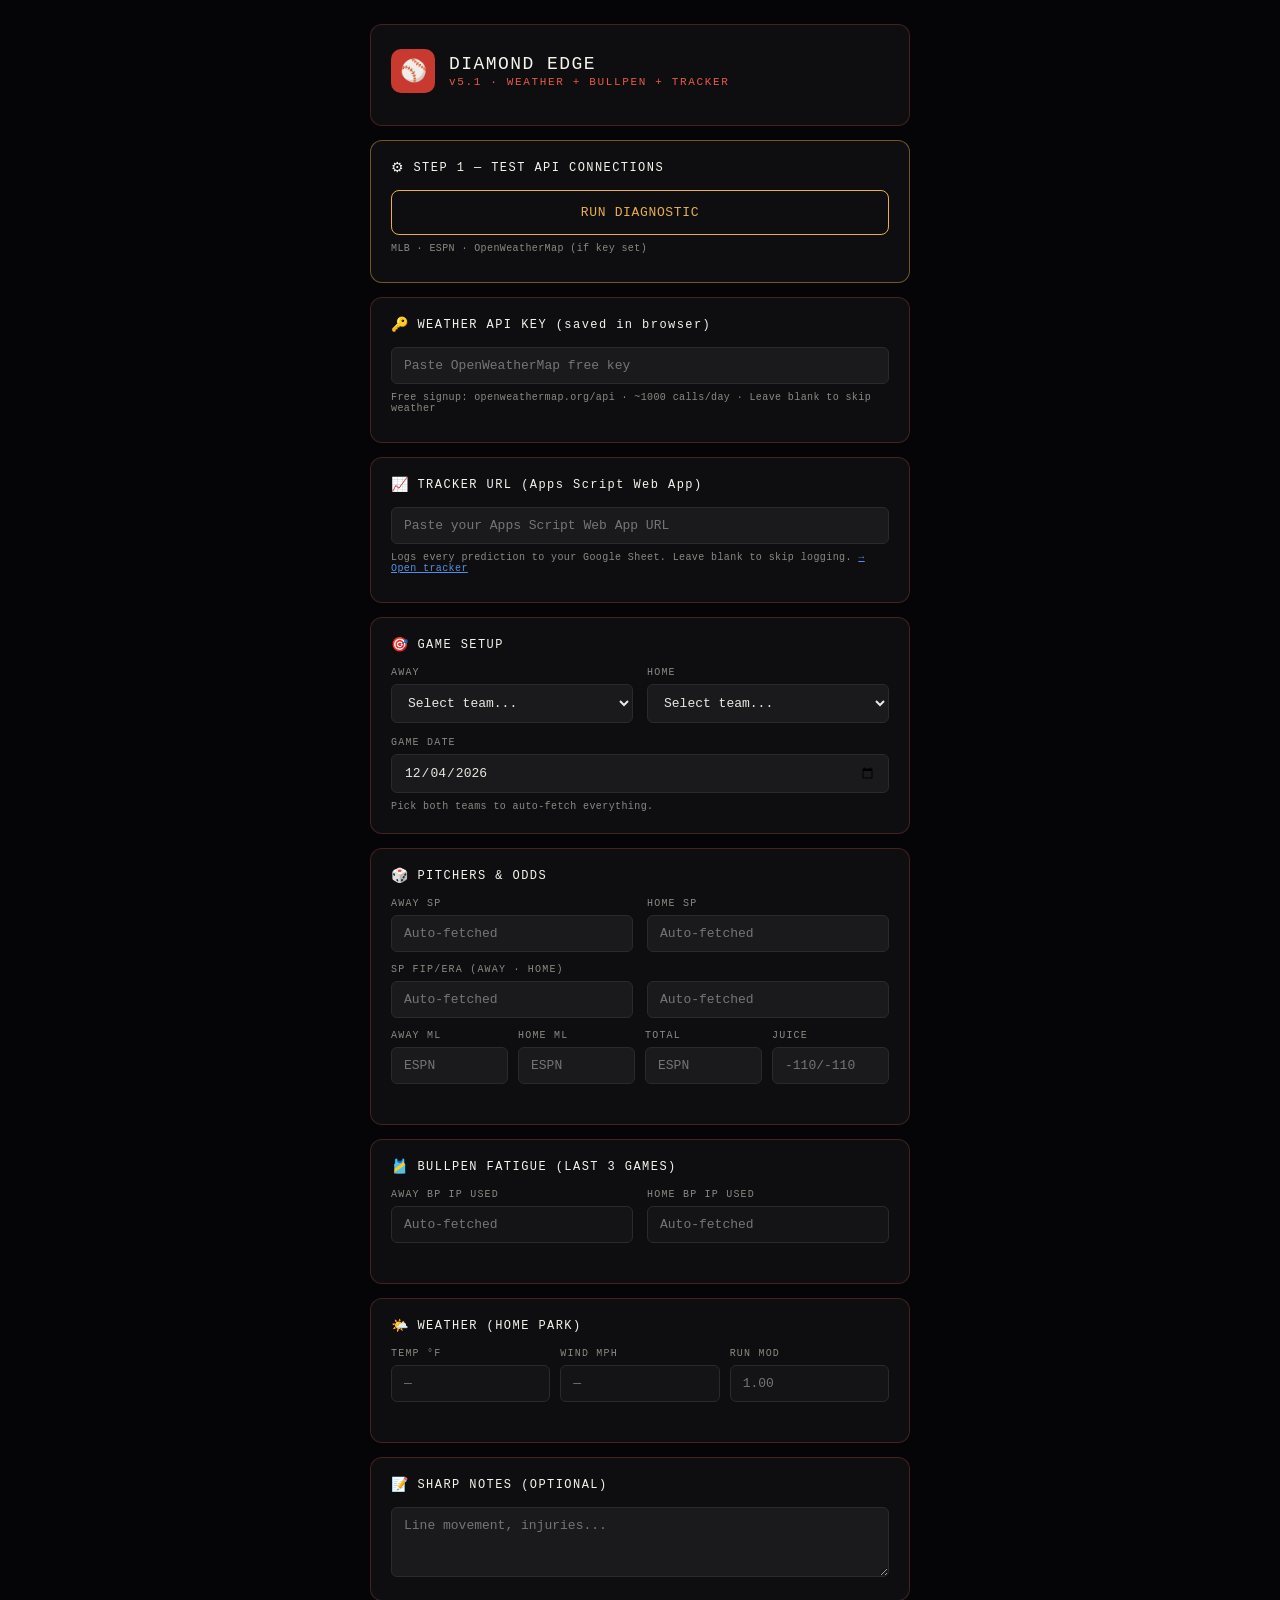
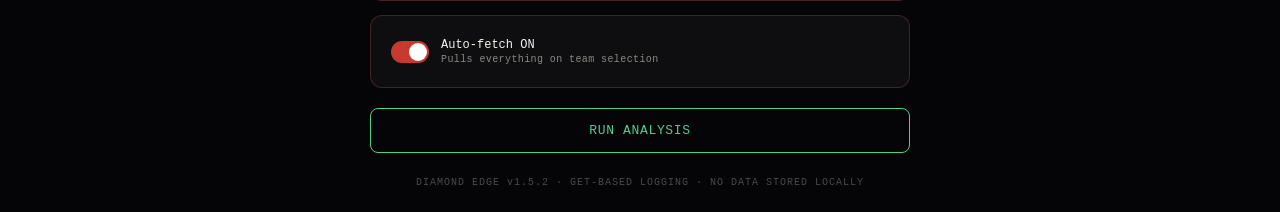
<file: archive/diamond_edge_v5_2.html>
<!DOCTYPE html>
<html lang="en">
<head>
<meta charset="UTF-8">
<meta name="viewport" content="width=device-width, initial-scale=1.0">
<title>Diamond Edge — MLB Analysis v5</title>
<style>
  * { box-sizing: border-box; }
  body {
    font-family: 'Courier New', 'Menlo', monospace;
    background: #050507;
    color: #e8e8e0;
    margin: 0;
    padding: 24px 16px;
    min-height: 100vh;
  }
  .container { max-width: 540px; margin: 0 auto; }
  .card {
    background: #0e0e10;
    border: 1px solid rgba(232, 88, 75, 0.25);
    border-radius: 12px;
    padding: 18px 20px;
    margin-bottom: 14px;
  }
  .card-accent { border-color: rgba(232, 174, 75, 0.45); }
  .header { display: flex; align-items: center; gap: 14px; padding: 6px 0 14px; }
  .logo {
    width: 44px; height: 44px;
    background: #c83a30;
    border-radius: 10px;
    display: flex; align-items: center; justify-content: center;
    font-size: 22px;
  }
  .title { font-size: 18px; font-weight: 500; letter-spacing: 0.08em; color: #f4f4ec; margin: 0; }
  .subtitle { font-size: 11px; color: #e8584b; letter-spacing: 0.15em; margin: 2px 0 0; }
  .section-title {
    font-size: 12px; letter-spacing: 0.12em; color: #f4f4ec;
    margin: 0 0 14px;
    display: flex; align-items: center; gap: 8px;
  }
  .icon { font-size: 14px; }
  button {
    width: 100%;
    background: transparent;
    border: 1px solid #e8ae4b;
    color: #e8ae4b;
    padding: 14px;
    border-radius: 8px;
    font-family: inherit;
    font-size: 13px;
    letter-spacing: 0.05em;
    cursor: pointer;
    transition: all 0.15s;
  }
  button:hover { background: rgba(232, 174, 75, 0.08); }
  button:active { transform: scale(0.99); }
  .btn-primary { border-color: #4ad28a; color: #4ad28a; margin-top: 6px; }
  .btn-primary:hover { background: rgba(74, 210, 138, 0.08); }
  .grid-2 { display: grid; grid-template-columns: 1fr 1fr; gap: 14px; }
  .grid-3 { display: grid; grid-template-columns: 1fr 1fr 1fr; gap: 10px; }
  .grid-4 { display: grid; grid-template-columns: 1fr 1fr 1fr 1fr; gap: 10px; }
  label.fld { font-size: 10px; letter-spacing: 0.12em; color: #8a8a82; margin-bottom: 6px; display: block; }
  input, select, textarea {
    width: 100%;
    background: #1a1a1d;
    border: 1px solid #2a2a2e;
    color: #e8e8e0;
    padding: 10px 12px;
    border-radius: 6px;
    font-family: inherit;
    font-size: 13px;
  }
  input:focus, select:focus, textarea:focus { outline: none; border-color: #e8584b; }
  textarea { min-height: 70px; resize: vertical; }
  input.auto-filled { border-color: rgba(74, 210, 138, 0.4); background: #0d1410; }
  input.muted { background: #141416; color: #8a8a82; }
  .toggle-row { display: flex; align-items: center; gap: 12px; padding: 4px 0; }
  .toggle {
    position: relative;
    width: 38px; height: 22px;
    background: #c83a30;
    border-radius: 11px;
    cursor: pointer;
    flex-shrink: 0;
    transition: background 0.15s;
  }
  .toggle.off { background: #3a3a3e; }
  .toggle::after {
    content: '';
    position: absolute;
    top: 2px; left: 18px;
    width: 18px; height: 18px;
    background: white;
    border-radius: 50%;
    transition: left 0.15s;
  }
  .toggle.off::after { left: 2px; }
  .toggle-label { font-size: 12px; color: #f4f4ec; }
  .toggle-sub { font-size: 10px; color: #8a8a82; margin-top: 2px; letter-spacing: 0.04em; }
  .diag {
    margin-top: 12px;
    padding: 10px 12px;
    background: #0a1410;
    border: 1px solid rgba(74, 210, 138, 0.25);
    border-radius: 6px;
    font-size: 11px;
    color: #4ad28a;
    display: none;
    line-height: 1.7;
  }
  .diag.show { display: block; }
  .diag.error { border-color: rgba(232, 88, 75, 0.4); color: #e8584b; background: #1a0a0a; }
  .status-line {
    font-size: 10px;
    color: #8a8a82;
    margin-top: 8px;
    letter-spacing: 0.04em;
    min-height: 14px;
  }
  .status-line.success { color: #4ad28a; }
  .status-line.error { color: #e8584b; }
  .status-line.loading { color: #e8ae4b; }
  .result {
    margin-top: 14px;
    padding: 16px;
    background: #0a0e14;
    border: 1px solid rgba(85, 142, 230, 0.3);
    border-radius: 8px;
    display: none;
  }
  .result.show { display: block; }
  .result-row {
    display: flex; justify-content: space-between;
    padding: 6px 0;
    border-bottom: 1px solid #1a1a1d;
    font-size: 12px;
  }
  .result-row:last-child { border-bottom: none; }
  .result-label { color: #8a8a82; letter-spacing: 0.04em; }
  .result-val { color: #f4f4ec; font-weight: 500; }
  .pick { color: #4ad28a; font-weight: 500; }
  .edge-pos { color: #4ad28a; }
  .edge-neg { color: #e8584b; }
  .edge-flat { color: #8a8a82; }
  .footer-note {
    text-align: center;
    margin-top: 24px;
    font-size: 10px;
    color: #4a4a48;
    letter-spacing: 0.1em;
  }
  .proxy-info {
    font-size: 10px;
    color: #8a8a82;
    margin-top: 8px;
    letter-spacing: 0.04em;
  }
  .factor-strip {
    display: grid;
    grid-template-columns: 1fr 1fr 1fr;
    gap: 8px;
    margin-top: 10px;
    padding: 10px 12px;
    background: #0a0a0c;
    border: 1px solid #1a1a1d;
    border-radius: 6px;
    font-size: 11px;
  }
  .factor-strip .label { color: #8a8a82; font-size: 9px; letter-spacing: 0.08em; text-transform: uppercase; }
  .factor-strip .value { color: #f4f4ec; font-weight: 500; margin-top: 2px; }
</style>
</head>
<body>
<div class="container">

  <div class="card">
    <div class="header">
      <div class="logo">⚾</div>
      <div>
        <p class="title">DIAMOND EDGE</p>
        <p class="subtitle">v5.1 · WEATHER + BULLPEN + TRACKER</p>
      </div>
    </div>
  </div>

  <div class="card card-accent">
    <p class="section-title"><span class="icon">⚙</span>STEP 1 — TEST API CONNECTIONS</p>
    <button onclick="runDiagnostic()">RUN DIAGNOSTIC</button>
    <div class="diag" id="diag"></div>
    <p class="proxy-info">MLB · ESPN · OpenWeatherMap (if key set)</p>
  </div>

  <div class="card">
    <p class="section-title"><span class="icon">🔑</span>WEATHER API KEY (saved in browser)</p>
    <input type="text" id="weather_key" placeholder="Paste OpenWeatherMap free key" oninput="saveWeatherKey()">
    <p class="proxy-info">Free signup: openweathermap.org/api · ~1000 calls/day · Leave blank to skip weather</p>
  </div>

  <div class="card">
    <p class="section-title"><span class="icon">📈</span>TRACKER URL (Apps Script Web App)</p>
    <input type="text" id="tracker_url" placeholder="Paste your Apps Script Web App URL" oninput="saveTrackerUrl()">
    <p class="proxy-info">Logs every prediction to your Google Sheet. Leave blank to skip logging. <a href="tracker.html" style="color:#558ee6;">→ Open tracker</a></p>
  </div>

  <div class="card">
    <p class="section-title"><span class="icon">🎯</span>GAME SETUP</p>
    <div class="grid-2">
      <div>
        <label class="fld">AWAY</label>
        <select id="away" onchange="onTeamChange()">
          <option value="">Select team...</option>
        </select>
      </div>
      <div>
        <label class="fld">HOME</label>
        <select id="home" onchange="onTeamChange()">
          <option value="">Select team...</option>
        </select>
      </div>
    </div>
    <div style="margin-top: 14px;">
      <label class="fld">GAME DATE</label>
      <input type="date" id="gamedate" onchange="onTeamChange()">
    </div>
    <div class="status-line" id="game-status">Pick both teams to auto-fetch everything.</div>
  </div>

  <div class="card">
    <p class="section-title"><span class="icon">🎲</span>PITCHERS &amp; ODDS</p>
    <div class="grid-2">
      <div>
        <label class="fld">AWAY SP</label>
        <input type="text" id="away_sp" placeholder="Auto-fetched">
      </div>
      <div>
        <label class="fld">HOME SP</label>
        <input type="text" id="home_sp" placeholder="Auto-fetched">
      </div>
    </div>
    <div style="margin-top: 12px;">
      <label class="fld">SP FIP/ERA (AWAY · HOME)</label>
      <div class="grid-2">
        <input type="number" step="0.01" id="away_fip" placeholder="Auto-fetched">
        <input type="number" step="0.01" id="home_fip" placeholder="Auto-fetched">
      </div>
    </div>
    <div class="grid-4" style="margin-top: 12px;">
      <div>
        <label class="fld">AWAY ML</label>
        <input type="number" id="away_ml" placeholder="ESPN">
      </div>
      <div>
        <label class="fld">HOME ML</label>
        <input type="number" id="home_ml" placeholder="ESPN">
      </div>
      <div>
        <label class="fld">TOTAL</label>
        <input type="number" step="0.5" id="total" placeholder="ESPN">
      </div>
      <div>
        <label class="fld">JUICE</label>
        <input type="text" id="juice" placeholder="-110/-110">
      </div>
    </div>
    <div class="status-line" id="odds-status"></div>
  </div>

  <div class="card">
    <p class="section-title"><span class="icon">🎽</span>BULLPEN FATIGUE (LAST 3 GAMES)</p>
    <div class="grid-2">
      <div>
        <label class="fld">AWAY BP IP USED</label>
        <input type="number" step="0.1" id="away_bp_ip" class="muted" placeholder="Auto-fetched" readonly>
      </div>
      <div>
        <label class="fld">HOME BP IP USED</label>
        <input type="number" step="0.1" id="home_bp_ip" class="muted" placeholder="Auto-fetched" readonly>
      </div>
    </div>
    <div class="status-line" id="bullpen-status"></div>
  </div>

  <div class="card">
    <p class="section-title"><span class="icon">🌤️</span>WEATHER (HOME PARK)</p>
    <div class="grid-3">
      <div>
        <label class="fld">TEMP °F</label>
        <input type="number" id="temp" class="muted" placeholder="—" readonly>
      </div>
      <div>
        <label class="fld">WIND MPH</label>
        <input type="number" id="wind" class="muted" placeholder="—" readonly>
      </div>
      <div>
        <label class="fld">RUN MOD</label>
        <input type="text" id="run_mod" class="muted" placeholder="1.00" readonly>
      </div>
    </div>
    <div class="status-line" id="weather-status"></div>
  </div>

  <div class="card">
    <p class="section-title"><span class="icon">📝</span>SHARP NOTES (OPTIONAL)</p>
    <textarea id="notes" placeholder="Line movement, injuries..."></textarea>
  </div>

  <div class="card">
    <div class="toggle-row">
      <div class="toggle" id="websearch" onclick="this.classList.toggle('off')"></div>
      <div>
        <div class="toggle-label">Auto-fetch ON</div>
        <div class="toggle-sub">Pulls everything on team selection</div>
      </div>
    </div>
  </div>

  <button class="btn-primary" onclick="runAnalysis()">RUN ANALYSIS</button>
  <div class="result" id="result"></div>

  <div class="footer-note">DIAMOND EDGE v1.5.2 · GET-BASED LOGGING · NO DATA STORED LOCALLY</div>
</div>

<script>
// ============================================================
// PROXY LAYER
// ============================================================
const PROXIES = [
  { name: 'corsproxy.io', wrap: u => 'https://corsproxy.io/?url=' + encodeURIComponent(u) },
  { name: 'allorigins.win', wrap: u => 'https://api.allorigins.win/raw?url=' + encodeURIComponent(u) },
  { name: 'codetabs', wrap: u => 'https://api.codetabs.com/v1/proxy?quest=' + encodeURIComponent(u) }
];

async function proxyFetch(targetUrl) {
  let lastError = null;
  for (const p of PROXIES) {
    try {
      const r = await fetch(p.wrap(targetUrl));
      if (!r.ok) throw new Error('HTTP ' + r.status);
      const data = await r.json();
      return { data, proxy: p.name };
    } catch (e) {
      lastError = e;
    }
  }
  throw new Error('All proxies failed. Last: ' + (lastError ? lastError.message : 'unknown'));
}

// ============================================================
// TEAM DATABASE — id, ESPN abbr, wOBA splits, park factor, ballpark coords
// ============================================================
const TEAMS = {
  'ARI': { id: 109, espn: 'ARI', name: 'Arizona Diamondbacks', vsLHP: 0.322, vsRHP: 0.316, park: 1.02, lat: 33.4453, lon: -112.0667, roof: 'retractable' },
  'ATL': { id: 144, espn: 'ATL', name: 'Atlanta Braves',       vsLHP: 0.335, vsRHP: 0.328, park: 1.01, lat: 33.8908, lon: -84.4678, roof: 'open' },
  'BAL': { id: 110, espn: 'BAL', name: 'Baltimore Orioles',    vsLHP: 0.328, vsRHP: 0.319, park: 1.03, lat: 39.2839, lon: -76.6217, roof: 'open' },
  'BOS': { id: 111, espn: 'BOS', name: 'Boston Red Sox',       vsLHP: 0.325, vsRHP: 0.316, park: 1.06, lat: 42.3467, lon: -71.0972, roof: 'open' },
  'CHC': { id: 112, espn: 'CHC', name: 'Chicago Cubs',         vsLHP: 0.319, vsRHP: 0.322, park: 1.01, lat: 41.9484, lon: -87.6553, roof: 'open' },
  'CWS': { id: 145, espn: 'CHW', name: 'Chicago White Sox',    vsLHP: 0.298, vsRHP: 0.293, park: 1.02, lat: 41.8300, lon: -87.6339, roof: 'open' },
  'CIN': { id: 113, espn: 'CIN', name: 'Cincinnati Reds',      vsLHP: 0.321, vsRHP: 0.315, park: 1.05, lat: 39.0975, lon: -84.5066, roof: 'open' },
  'CLE': { id: 114, espn: 'CLE', name: 'Cleveland Guardians',  vsLHP: 0.318, vsRHP: 0.312, park: 0.99, lat: 41.4962, lon: -81.6852, roof: 'open' },
  'COL': { id: 115, espn: 'COL', name: 'Colorado Rockies',     vsLHP: 0.316, vsRHP: 0.307, park: 1.20, lat: 39.7559, lon: -104.9942, roof: 'open' },
  'DET': { id: 116, espn: 'DET', name: 'Detroit Tigers',       vsLHP: 0.320, vsRHP: 0.314, park: 0.98, lat: 42.3390, lon: -83.0485, roof: 'open' },
  'HOU': { id: 117, espn: 'HOU', name: 'Houston Astros',       vsLHP: 0.324, vsRHP: 0.317, park: 1.02, lat: 29.7572, lon: -95.3554, roof: 'retractable' },
  'KC':  { id: 118, espn: 'KC',  name: 'Kansas City Royals',   vsLHP: 0.312, vsRHP: 0.305, park: 0.99, lat: 39.0517, lon: -94.4803, roof: 'open' },
  'LAA': { id: 108, espn: 'LAA', name: 'Los Angeles Angels',   vsLHP: 0.316, vsRHP: 0.309, park: 0.99, lat: 33.8003, lon: -117.8827, roof: 'open' },
  'LAD': { id: 119, espn: 'LAD', name: 'Los Angeles Dodgers',  vsLHP: 0.339, vsRHP: 0.333, park: 1.00, lat: 34.0739, lon: -118.2400, roof: 'open' },
  'MIA': { id: 146, espn: 'MIA', name: 'Miami Marlins',        vsLHP: 0.310, vsRHP: 0.302, park: 0.94, lat: 25.7781, lon: -80.2197, roof: 'retractable' },
  'MIL': { id: 158, espn: 'MIL', name: 'Milwaukee Brewers',    vsLHP: 0.322, vsRHP: 0.316, park: 1.01, lat: 43.0280, lon: -87.9712, roof: 'retractable' },
  'MIN': { id: 142, espn: 'MIN', name: 'Minnesota Twins',      vsLHP: 0.318, vsRHP: 0.312, park: 0.99, lat: 44.9817, lon: -93.2776, roof: 'open' },
  'NYM': { id: 121, espn: 'NYM', name: 'New York Mets',        vsLHP: 0.320, vsRHP: 0.315, park: 0.95, lat: 40.7571, lon: -73.8458, roof: 'open' },
  'NYY': { id: 147, espn: 'NYY', name: 'New York Yankees',     vsLHP: 0.330, vsRHP: 0.327, park: 1.04, lat: 40.8296, lon: -73.9262, roof: 'open' },
  'OAK': { id: 133, espn: 'ATH', name: 'Athletics',            vsLHP: 0.314, vsRHP: 0.308, park: 1.05, lat: 38.5803, lon: -121.5135, roof: 'open' },
  'PHI': { id: 143, espn: 'PHI', name: 'Philadelphia Phillies',vsLHP: 0.327, vsRHP: 0.321, park: 1.04, lat: 39.9061, lon: -75.1665, roof: 'open' },
  'PIT': { id: 134, espn: 'PIT', name: 'Pittsburgh Pirates',   vsLHP: 0.308, vsRHP: 0.304, park: 0.97, lat: 40.4469, lon: -80.0057, roof: 'open' },
  'SD':  { id: 135, espn: 'SD',  name: 'San Diego Padres',     vsLHP: 0.324, vsRHP: 0.318, park: 0.94, lat: 32.7073, lon: -117.1566, roof: 'open' },
  'SF':  { id: 137, espn: 'SF',  name: 'San Francisco Giants', vsLHP: 0.316, vsRHP: 0.310, park: 0.92, lat: 37.7786, lon: -122.3893, roof: 'open' },
  'SEA': { id: 136, espn: 'SEA', name: 'Seattle Mariners',     vsLHP: 0.318, vsRHP: 0.312, park: 0.93, lat: 47.5914, lon: -122.3325, roof: 'retractable' },
  'STL': { id: 138, espn: 'STL', name: 'St. Louis Cardinals',  vsLHP: 0.317, vsRHP: 0.311, park: 0.99, lat: 38.6226, lon: -90.1928, roof: 'open' },
  'TB':  { id: 139, espn: 'TB',  name: 'Tampa Bay Rays',       vsLHP: 0.320, vsRHP: 0.314, park: 0.97, lat: 27.7682, lon: -82.6534, roof: 'dome' },
  'TEX': { id: 140, espn: 'TEX', name: 'Texas Rangers',        vsLHP: 0.323, vsRHP: 0.317, park: 1.02, lat: 32.7472, lon: -97.0846, roof: 'retractable' },
  'TOR': { id: 141, espn: 'TOR', name: 'Toronto Blue Jays',    vsLHP: 0.321, vsRHP: 0.315, park: 1.02, lat: 43.6414, lon: -79.3894, roof: 'retractable' },
  'WAS': { id: 120, espn: 'WSH', name: 'Washington Nationals', vsLHP: 0.314, vsRHP: 0.308, park: 1.00, lat: 38.8730, lon: -77.0074, roof: 'open' }
};

const ID_TO_CODE = {};
Object.keys(TEAMS).forEach(code => { ID_TO_CODE[TEAMS[code].id] = code; });

// Cache for repeat lookups
const fetchCache = {
  bullpenIP: {},     // key: teamCode+date -> ip
  weather: null      // key: lat+lon -> {data, ts}
};

const awaySel = document.getElementById('away');
const homeSel = document.getElementById('home');
Object.keys(TEAMS).sort().forEach(code => {
  const t = TEAMS[code];
  const opt = '<option value="' + code + '">' + code + ' — ' + t.name + '</option>';
  awaySel.innerHTML += opt;
  homeSel.innerHTML += opt;
});

document.getElementById('gamedate').valueAsDate = new Date();

// Restore weather key from localStorage
try {
  const savedKey = localStorage.getItem('de_weather_key');
  if (savedKey) document.getElementById('weather_key').value = savedKey;
} catch (e) { /* localStorage unavailable */ }

function saveWeatherKey() {
  try {
    localStorage.setItem('de_weather_key', document.getElementById('weather_key').value);
  } catch (e) { /* ignore */ }
}

// Restore tracker URL from localStorage
try {
  const savedTrackerUrl = localStorage.getItem('de_tracker_url');
  if (savedTrackerUrl) document.getElementById('tracker_url').value = savedTrackerUrl;
} catch (e) { /* localStorage unavailable */ }

function saveTrackerUrl() {
  try {
    localStorage.setItem('de_tracker_url', document.getElementById('tracker_url').value);
  } catch (e) { /* ignore */ }
}

// Send prediction to tracker (fire-and-forget, doesn't block UI)
async function logPredictionToTracker(payload) {
  const url = document.getElementById('tracker_url').value.trim();
  if (!url) return; // Tracker not configured, skip silently
  try {
    const params = new URLSearchParams({ action: 'logPrediction' });
    Object.keys(payload).forEach(k => {
      if (payload[k] != null) params.set(k, String(payload[k]));
    });
    await fetch(url + '?' + params.toString());
  } catch (e) {
    console.warn('Tracker log failed:', e);
  }
}

const MLB_API = 'https://statsapi.mlb.com/api/v1';
const ESPN_API = 'https://site.api.espn.com/apis/site/v2/sports/baseball/mlb/scoreboard';
const ESPN_SUMMARY = 'https://site.api.espn.com/apis/site/v2/sports/baseball/mlb/summary';
const WEATHER_API = 'https://api.openweathermap.org/data/2.5/weather';

function setStatus(id, msg, type) {
  const el = document.getElementById(id);
  el.textContent = msg;
  el.className = 'status-line ' + (type || '');
}
function flash(input) { input.classList.add('auto-filled'); }
function clearFlash() {
  document.querySelectorAll('input.auto-filled').forEach(el => el.classList.remove('auto-filled'));
}
function fmtDateESPN(d) { return d.replace(/-/g, ''); }

// ============================================================
// SMART ODDS PARSER (from v4)
// ============================================================
function parseAmerican(v) {
  if (v == null) return null;
  if (typeof v === 'number') return v;
  if (typeof v === 'string') {
    const cleaned = v.replace(/[^\d\-+]/g, '');
    const n = parseInt(cleaned, 10);
    return isNaN(n) ? null : n;
  }
  return null;
}

function extractMLFromOddsObj(o) {
  if (!o) return { awayML: null, homeML: null };
  let awayML = null, homeML = null;
  
  if (o.awayTeamOdds && o.awayTeamOdds.moneyLine != null && typeof o.awayTeamOdds.moneyLine !== 'object') {
    awayML = parseAmerican(o.awayTeamOdds.moneyLine);
  }
  if (o.homeTeamOdds && o.homeTeamOdds.moneyLine != null && typeof o.homeTeamOdds.moneyLine !== 'object') {
    homeML = parseAmerican(o.homeTeamOdds.moneyLine);
  }
  if (awayML == null && o.awayTeamOdds && o.awayTeamOdds.current && o.awayTeamOdds.current.moneyLine) {
    awayML = parseAmerican(o.awayTeamOdds.current.moneyLine.american || o.awayTeamOdds.current.moneyLine);
  }
  if (homeML == null && o.homeTeamOdds && o.homeTeamOdds.current && o.homeTeamOdds.current.moneyLine) {
    homeML = parseAmerican(o.homeTeamOdds.current.moneyLine.american || o.homeTeamOdds.current.moneyLine);
  }
  if (awayML == null && o.awayTeamOdds && typeof o.awayTeamOdds.moneyLine === 'object' && o.awayTeamOdds.moneyLine) {
    awayML = parseAmerican(o.awayTeamOdds.moneyLine.american);
  }
  if (homeML == null && o.homeTeamOdds && typeof o.homeTeamOdds.moneyLine === 'object' && o.homeTeamOdds.moneyLine) {
    homeML = parseAmerican(o.homeTeamOdds.moneyLine.american);
  }
  if (awayML == null && o.awayMoneyLine != null) awayML = parseAmerican(o.awayMoneyLine);
  if (homeML == null && o.homeMoneyLine != null) homeML = parseAmerican(o.homeMoneyLine);
  
  return { awayML, homeML };
}

function pickBestOddsEntry(oddsArray) {
  if (!Array.isArray(oddsArray) || oddsArray.length === 0) return null;
  for (const o of oddsArray) {
    const ml = extractMLFromOddsObj(o);
    if (ml.awayML != null || ml.homeML != null) return o;
  }
  for (const o of oddsArray) {
    if (o.overUnder != null) return o;
  }
  return oddsArray[0];
}

function extractTotal(o) {
  if (!o) return null;
  if (o.overUnder != null) {
    const v = parseFloat(o.overUnder);
    if (!isNaN(v)) return v;
  }
  if (o.total) {
    const v = parseFloat(o.total.american || o.total);
    if (!isNaN(v)) return v;
  }
  return null;
}

// ============================================================
// DIAGNOSTIC
// ============================================================
async function runDiagnostic() {
  const diag = document.getElementById('diag');
  diag.classList.remove('error');
  diag.classList.add('show');
  diag.innerHTML = '> Testing...';
  
  const lines = [];
  
  try {
    const start = Date.now();
    const result = await proxyFetch(MLB_API + '/sports/1');
    lines.push('> [200] MLB via ' + result.proxy + ' (' + (Date.now() - start) + 'ms)');
  } catch (e) { lines.push('> [FAIL] MLB: ' + e.message); }
  
  try {
    const start = Date.now();
    const result = await proxyFetch(ESPN_API);
    const evs = (result.data.events || []).length;
    lines.push('> [200] ESPN via ' + result.proxy + ' (' + (Date.now() - start) + 'ms) · ' + evs + ' events');
  } catch (e) { lines.push('> [FAIL] ESPN: ' + e.message); }
  
  // Test weather only if key is set
  const wkey = document.getElementById('weather_key').value.trim();
  if (wkey) {
    try {
      const start = Date.now();
      const url = WEATHER_API + '?lat=40.7128&lon=-74.0060&appid=' + wkey + '&units=imperial';
      const result = await proxyFetch(url);
      if (result.data.cod == 200) {
        lines.push('> [200] OpenWeather via ' + result.proxy + ' (' + (Date.now() - start) + 'ms)');
      } else {
        lines.push('> [FAIL] OpenWeather: ' + (result.data.message || 'invalid key?'));
      }
    } catch (e) { lines.push('> [FAIL] OpenWeather: ' + e.message); }
  } else {
    lines.push('> [SKIP] Weather (no API key set)');
  }
  
  lines.push('> ✓ Diagnostic complete.');
  diag.innerHTML = lines.join('<br>');
}

// ============================================================
// MAIN ORCHESTRATOR
// ============================================================
async function onTeamChange() {
  const awayCode = document.getElementById('away').value;
  const homeCode = document.getElementById('home').value;
  const date = document.getElementById('gamedate').value;
  
  if (!awayCode || !homeCode) {
    setStatus('game-status', 'Pick both teams to auto-fetch.', '');
    return;
  }
  if (awayCode === homeCode) {
    setStatus('game-status', 'Away and home must differ.', 'error');
    return;
  }
  if (document.getElementById('websearch').classList.contains('off')) {
    setStatus('game-status', 'Auto-fetch is OFF.', '');
    return;
  }
  
  clearFlash();
  setStatus('game-status', 'Fetching schedule + pitchers...', 'loading');
  
  // Step 1: schedule lookup
  let game = null;
  try {
    const url = MLB_API + '/schedule?sportId=1&date=' + date + '&hydrate=probablePitcher,team';
    const result = await proxyFetch(url);
    if (!result.data.dates || result.data.dates.length === 0) {
      setStatus('game-status', 'No games on ' + date + '.', 'error');
      return;
    }
    game = result.data.dates[0].games.find(g =>
      ID_TO_CODE[g.teams.away.team.id] === awayCode &&
      ID_TO_CODE[g.teams.home.team.id] === homeCode
    );
    if (!game) {
      setStatus('game-status', 'No ' + awayCode + ' @ ' + homeCode + ' on this date.', 'error');
      return;
    }
  } catch (e) {
    setStatus('game-status', '✗ Schedule fetch failed: ' + e.message, 'error');
    return;
  }
  
  // Fill pitcher names
  const awaySpEl = document.getElementById('away_sp');
  const homeSpEl = document.getElementById('home_sp');
  const awaySp = game.teams.away.probablePitcher;
  const homeSp = game.teams.home.probablePitcher;
  if (awaySp) { awaySpEl.value = awaySp.fullName; awaySpEl.dataset.pid = awaySp.id; flash(awaySpEl); }
  else { awaySpEl.value = 'TBD'; delete awaySpEl.dataset.pid; }
  if (homeSp) { homeSpEl.value = homeSp.fullName; homeSpEl.dataset.pid = homeSp.id; flash(homeSpEl); }
  else { homeSpEl.value = 'TBD'; delete homeSpEl.dataset.pid; }
  
  // Step 2: parallel fetch for FIPs, bullpen, odds, weather
  setStatus('game-status', 'Fetching FIPs, bullpen, odds, weather...', 'loading');
  const season = new Date(date).getFullYear();
  
  const tasks = [];
  if (awaySp) tasks.push(fetchSpFip(awaySp.id, season).then(f => ({ kind: 'fip', side: 'away', fip: f })));
  if (homeSp) tasks.push(fetchSpFip(homeSp.id, season).then(f => ({ kind: 'fip', side: 'home', fip: f })));
  tasks.push(fetchBullpenIP(awayCode, date).then(ip => ({ kind: 'bp', side: 'away', ip })));
  tasks.push(fetchBullpenIP(homeCode, date).then(ip => ({ kind: 'bp', side: 'home', ip })));
  tasks.push(fetchEspnOdds(awayCode, homeCode, date));
  tasks.push(fetchWeather(homeCode));
  
  const results = await Promise.allSettled(tasks);
  
  // Apply FIP results
  results.forEach(r => {
    if (r.status !== 'fulfilled' || !r.value) return;
    const v = r.value;
    if (v.kind === 'fip') {
      const el = document.getElementById(v.side + '_fip');
      el.value = v.fip.toFixed(2);
      flash(el);
    } else if (v.kind === 'bp') {
      const el = document.getElementById(v.side + '_bp_ip');
      el.value = v.ip.toFixed(1);
      flash(el);
    }
  });
  
  setStatus('game-status', '✓ All data loaded. Ready to run analysis.', 'success');
}

async function fetchSpFip(pid, season) {
  try {
    const url = MLB_API + '/people/' + pid + '/stats?stats=season&group=pitching&season=' + season;
    const result = await proxyFetch(url);
    const d = result.data;
    if (d.stats && d.stats[0] && d.stats[0].splits[0]) {
      const s = d.stats[0].splits[0].stat;
      const ip = parseFloat(s.inningsPitched) || 0;
      if (ip >= 5) {
        const hr = s.homeRuns || 0;
        const bb = s.baseOnBalls || 0;
        const k = s.strikeOuts || 0;
        return (13 * hr + 3 * bb - 2 * k) / ip + 3.10;
      }
      return parseFloat(s.era) || 4.20;
    }
  } catch (e) { /* fall through */ }
  return 4.20;
}

// ============================================================
// BULLPEN FATIGUE
// Fetch team's last 3 completed games, sum reliever IP.
// Reliever IP = total IP - starter IP (extracted from boxscore).
// ============================================================
async function fetchBullpenIP(teamCode, date) {
  const cacheKey = teamCode + '_' + date;
  if (fetchCache.bullpenIP[cacheKey] != null) {
    return fetchCache.bullpenIP[cacheKey];
  }
  
  const teamId = TEAMS[teamCode].id;
  const today = new Date(date);
  const startDate = new Date(today.getTime() - 5 * 24 * 60 * 60 * 1000);
  const endDate = new Date(today.getTime() - 1 * 24 * 60 * 60 * 1000);
  const fmt = d => d.toISOString().split('T')[0];
  
  setStatus('bullpen-status', 'Fetching ' + teamCode + ' last 3 games...', 'loading');
  
  let totalReliefIP = 0;
  let gamesScanned = 0;
  
  try {
    const schedUrl = MLB_API + '/schedule?sportId=1&teamId=' + teamId +
                     '&startDate=' + fmt(startDate) + '&endDate=' + fmt(endDate);
    const schedResult = await proxyFetch(schedUrl);
    const dates = schedResult.data.dates || [];
    
    // Collect last 3 completed games
    const gamePks = [];
    dates.forEach(d => {
      d.games.forEach(g => {
        if (g.status && g.status.statusCode === 'F') {
          gamePks.push(g.gamePk);
        }
      });
    });
    
    const last3 = gamePks.slice(-3);
    
    // Fetch boxscores in parallel
    const bsPromises = last3.map(pk => fetchBoxscoreReliefIP(pk, teamId));
    const reliefResults = await Promise.allSettled(bsPromises);
    
    reliefResults.forEach(r => {
      if (r.status === 'fulfilled' && typeof r.value === 'number' && !isNaN(r.value)) {
        totalReliefIP += r.value;
        gamesScanned++;
      }
    });
    
    if (gamesScanned > 0) {
      setStatus('bullpen-status', '✓ ' + teamCode + ' BP scanned ' + gamesScanned + ' games', 'success');
    } else {
      setStatus('bullpen-status', '⚠ Could not scan ' + teamCode + ' boxscores; using neutral fatigue', 'error');
      totalReliefIP = 9.0; // ~3 IP/game baseline
    }
  } catch (e) {
    setStatus('bullpen-status', '✗ ' + teamCode + ' bullpen fetch failed: ' + e.message, 'error');
    totalReliefIP = 9.0;
  }
  
  fetchCache.bullpenIP[cacheKey] = totalReliefIP;
  return totalReliefIP;
}

async function fetchBoxscoreReliefIP(gamePk, teamId) {
  try {
    const url = MLB_API + '/game/' + gamePk + '/boxscore';
    const result = await proxyFetch(url);
    const d = result.data;
    
    let teamSide = null;
    if (d.teams && d.teams.away && d.teams.away.team && d.teams.away.team.id === teamId) teamSide = 'away';
    else if (d.teams && d.teams.home && d.teams.home.team && d.teams.home.team.id === teamId) teamSide = 'home';
    if (!teamSide) return 0;
    
    const teamData = d.teams[teamSide];
    const totalIP = parseFloat(teamData.teamStats && teamData.teamStats.pitching && teamData.teamStats.pitching.inningsPitched) || 0;
    
    // Find the starter — first pitcher in pitchers array, or whoever is gamesStarted=1
    let starterIP = 0;
    const pitcherIds = teamData.pitchers || [];
    if (pitcherIds.length > 0) {
      const starterId = pitcherIds[0];
      const starterPlayer = teamData.players && teamData.players['ID' + starterId];
      if (starterPlayer && starterPlayer.stats && starterPlayer.stats.pitching) {
        starterIP = parseFloat(starterPlayer.stats.pitching.inningsPitched) || 0;
      }
    }
    
    const reliefIP = Math.max(0, totalIP - starterIP);
    return reliefIP;
  } catch (e) {
    return 0;
  }
}

// ============================================================
// ESPN ODDS (from v4)
// ============================================================
async function fetchEspnOdds(awayCode, homeCode, date) {
  setStatus('odds-status', 'Querying ESPN scoreboard...', 'loading');
  
  const awayEspn = TEAMS[awayCode].espn;
  const homeEspn = TEAMS[homeCode].espn;
  
  let scoreboardCompetition = null;
  let eventId = null;
  
  try {
    const url = ESPN_API + '?dates=' + fmtDateESPN(date);
    const result = await proxyFetch(url);
    const events = result.data.events || [];
    
    for (const ev of events) {
      const comp = ev.competitions && ev.competitions[0];
      if (!comp) continue;
      const competitors = comp.competitors || [];
      const home = competitors.find(c => c.homeAway === 'home');
      const away = competitors.find(c => c.homeAway === 'away');
      if (!home || !away) continue;
      const hAbbr = home.team && home.team.abbreviation;
      const aAbbr = away.team && away.team.abbreviation;
      if (hAbbr === homeEspn && aAbbr === awayEspn) {
        scoreboardCompetition = comp;
        eventId = ev.id;
        break;
      }
    }
  } catch (e) {
    setStatus('odds-status', '✗ ESPN scoreboard failed: ' + e.message, 'error');
    return;
  }
  
  if (!scoreboardCompetition) {
    setStatus('odds-status', 'ESPN: no match for ' + awayEspn + ' @ ' + homeEspn, 'error');
    return;
  }
  
  let awayML = null, homeML = null, total = null;
  let bookUsed = 'consensus';
  let sourcePath = '';
  
  const oddsArray = scoreboardCompetition.odds || [];
  if (oddsArray.length > 0) {
    const best = pickBestOddsEntry(oddsArray);
    if (best) {
      const mls = extractMLFromOddsObj(best);
      awayML = mls.awayML;
      homeML = mls.homeML;
      total = extractTotal(best);
      bookUsed = (best.provider && best.provider.name) || 'consensus';
      if (awayML != null || homeML != null) sourcePath = 'scoreboard';
    }
  }
  
  if ((awayML == null || homeML == null) && eventId) {
    try {
      const summaryUrl = ESPN_SUMMARY + '?event=' + eventId;
      const sumResult = await proxyFetch(summaryUrl);
      const sumData = sumResult.data;
      
      const pc = sumData.pickcenter || [];
      if (pc.length > 0) {
        const best = pickBestOddsEntry(pc);
        if (best) {
          const mls = extractMLFromOddsObj(best);
          if (awayML == null) awayML = mls.awayML;
          if (homeML == null) homeML = mls.homeML;
          if (total == null) total = extractTotal(best);
          if (best.provider && best.provider.name) bookUsed = best.provider.name;
          if (mls.awayML != null || mls.homeML != null) sourcePath = sourcePath || 'summary.pickcenter';
        }
      }
      
      if (awayML == null && homeML == null) {
        const headerOdds = sumData.header && sumData.header.competitions
          && sumData.header.competitions[0] && sumData.header.competitions[0].odds;
        if (headerOdds && headerOdds.length > 0) {
          const best = pickBestOddsEntry(headerOdds);
          const mls = extractMLFromOddsObj(best);
          if (awayML == null) awayML = mls.awayML;
          if (homeML == null) homeML = mls.homeML;
          if (total == null) total = extractTotal(best);
          if (mls.awayML != null || mls.homeML != null) sourcePath = sourcePath || 'summary.header';
        }
      }
    } catch (e) { /* keep partial */ }
  }
  
  if (awayML != null) { const el = document.getElementById('away_ml'); el.value = awayML; flash(el); }
  if (homeML != null) { const el = document.getElementById('home_ml'); el.value = homeML; flash(el); }
  if (total != null) { const el = document.getElementById('total'); el.value = total; flash(el); }
  
  const parts = [];
  if (awayML != null && homeML != null) parts.push('ML ✓');
  else if (awayML != null || homeML != null) parts.push('ML partial');
  else parts.push('ML missing');
  if (total != null) parts.push('Total ✓');
  else parts.push('Total missing');
  
  if (awayML != null || homeML != null || total != null) {
    setStatus('odds-status', '✓ ESPN (' + bookUsed + ') · ' + parts.join(' · '), 'success');
  } else {
    setStatus('odds-status', 'ESPN: no ML/total available. Enter manually.', 'error');
  }
}

// ============================================================
// WEATHER FETCH
// Returns { temp, wind, runMod } and updates UI.
// runMod is the multiplier applied to expected runs.
// ============================================================
async function fetchWeather(homeCode) {
  const team = TEAMS[homeCode];
  const wkey = document.getElementById('weather_key').value.trim();
  
  // Indoor venue → neutral, no API call needed
  if (team.roof === 'dome') {
    const el1 = document.getElementById('temp'); el1.value = 72; flash(el1);
    const el2 = document.getElementById('wind'); el2.value = 0; flash(el2);
    const el3 = document.getElementById('run_mod'); el3.value = '1.000'; flash(el3);
    setStatus('weather-status', '✓ Dome — weather neutralized', 'success');
    return;
  }
  
  if (!wkey) {
    setStatus('weather-status', 'No API key — using neutral weather (1.00)', '');
    document.getElementById('run_mod').value = '1.000';
    return;
  }
  
  setStatus('weather-status', 'Fetching weather...', 'loading');
  
  try {
    const url = WEATHER_API + '?lat=' + team.lat + '&lon=' + team.lon +
                '&appid=' + wkey + '&units=imperial';
    const result = await proxyFetch(url);
    const d = result.data;
    
    if (d.cod && d.cod != 200) {
      setStatus('weather-status', '✗ Weather: ' + (d.message || 'invalid key'), 'error');
      return;
    }
    
    const temp = d.main ? d.main.temp : 72;
    const humidity = d.main ? d.main.humidity : 60;
    const windMph = d.wind ? (d.wind.speed || 0) : 0;
    const precip = d.rain ? Math.min(100, (d.rain['1h'] || 0) * 100) : 0;
    
    // Run scoring modifier
    let mod = 1.0;
    if (team.roof === 'retractable' && (precip > 30 || temp < 50)) {
      mod = 1.0; // assume closed
    } else {
      mod *= 1 + (temp - 70) * 0.001; // ~+/-1% per 10F
      mod *= 1 - Math.max(0, humidity - 70) * 0.0005;
      if (temp > 80 && windMph > 12) mod *= 1.03;
      if (precip > 50) mod *= 0.95;
    }
    mod = Math.max(0.92, Math.min(1.08, mod));
    
    const e1 = document.getElementById('temp'); e1.value = Math.round(temp); flash(e1);
    const e2 = document.getElementById('wind'); e2.value = Math.round(windMph); flash(e2);
    const e3 = document.getElementById('run_mod'); e3.value = mod.toFixed(3); flash(e3);
    
    setStatus('weather-status', '✓ ' + Math.round(temp) + '°F · ' + Math.round(windMph) + ' mph · mod ' + mod.toFixed(3), 'success');
  } catch (e) {
    setStatus('weather-status', '✗ Weather fetch failed: ' + e.message, 'error');
  }
}

// ============================================================
// MODEL — now incorporates bullpen + weather
// ============================================================
function americanToProb(odds) {
  if (odds < 0) return -odds / (-odds + 100);
  return 100 / (odds + 100);
}
function probToAmerican(p) {
  if (p >= 0.5) return Math.round(-100 * p / (1 - p));
  return '+' + Math.round(100 * (1 - p) / p);
}

// Bullpen factor: tired pen allows more runs.
// Threshold: 12+ IP in last 3 games = max fatigue, scales linearly down to 0 at 6 IP.
function bullpenFatigueFactor(ipUsed) {
  // Returns a multiplier applied to opponent's expected runs.
  // 1.00 = fresh pen, 1.08 = max fatigue (8% boost in opp runs).
  // Bullpens pitch ~40% of innings, so cap impact at ~8%.
  const fatigue = Math.min(1.0, Math.max(0, (ipUsed - 6) / 6)); // 0 at 6 IP, 1 at 12+
  return 1 + fatigue * 0.08;
}

function runAnalysis() {
  const awayCode = document.getElementById('away').value;
  const homeCode = document.getElementById('home').value;
  const result = document.getElementById('result');
  
  if (!awayCode || !homeCode) {
    result.classList.add('show');
    result.innerHTML = '<div style="color:#e8584b; font-size:12px;">⚠ Select both teams first.</div>';
    return;
  }
  
  const away = TEAMS[awayCode];
  const home = TEAMS[homeCode];
  const awayFip = parseFloat(document.getElementById('away_fip').value) || 4.20;
  const homeFip = parseFloat(document.getElementById('home_fip').value) || 4.20;
  const awayML = parseInt(document.getElementById('away_ml').value) || -110;
  const homeML = parseInt(document.getElementById('home_ml').value) || -110;
  const totalLine = parseFloat(document.getElementById('total').value) || 8.5;
  const awayBpIp = parseFloat(document.getElementById('away_bp_ip').value) || 9.0;
  const homeBpIp = parseFloat(document.getElementById('home_bp_ip').value) || 9.0;
  const runMod = parseFloat(document.getElementById('run_mod').value) || 1.0;
  
  const LEAGUE_AVG = 4.40;
  const HFA = 0.03;
  const PYTHAG = 1.83;
  
  const awayOff = 1 + (away.vsRHP - 0.315) * 5;
  const homeOff = 1 + (home.vsRHP - 0.315) * 5;
  const awayOppPit = Math.max(0.65, Math.min(1.40, homeFip / 4.20));
  const homeOppPit = Math.max(0.65, Math.min(1.40, awayFip / 4.20));
  const parkF = home.park;
  
  // Bullpen: opposing team's pen affects MY scoring
  const awayBpFactor = bullpenFatigueFactor(homeBpIp); // away team faces home bullpen
  const homeBpFactor = bullpenFatigueFactor(awayBpIp); // home team faces away bullpen
  
  let awayRuns = LEAGUE_AVG * awayOff * awayOppPit * awayBpFactor * parkF * runMod;
  let homeRuns = LEAGUE_AVG * homeOff * homeOppPit * homeBpFactor * parkF * runMod;
  awayRuns = Math.max(2.0, Math.min(9.5, awayRuns));
  homeRuns = Math.max(2.0, Math.min(9.5, homeRuns));
  
  let homeProb = Math.pow(homeRuns, PYTHAG) / (Math.pow(homeRuns, PYTHAG) + Math.pow(awayRuns, PYTHAG));
  homeProb = Math.min(0.95, Math.max(0.05, homeProb + HFA));
  const awayProb = 1 - homeProb;
  const total = awayRuns + homeRuns;
  
  const mktAwayProb = americanToProb(awayML);
  const mktHomeProb = americanToProb(homeML);
  const vig = mktAwayProb + mktHomeProb;
  const mktAwayFair = mktAwayProb / vig;
  const mktHomeFair = mktHomeProb / vig;
  
  const awayEdge = awayProb - mktAwayFair;
  const homeEdge = homeProb - mktHomeFair;
  const totalEdge = total - totalLine;
  
  const winner = homeProb > awayProb ? homeCode : awayCode;
  const winProb = Math.max(homeProb, awayProb);
  const winEdge = homeProb > awayProb ? homeEdge : awayEdge;
  
  let edgeClass = 'edge-flat';
  let betRec = 'Pass';
  if (winEdge >= 0.04) { edgeClass = 'edge-pos'; betRec = winner + ' ML (Quarter Kelly)'; }
  else if (winEdge <= -0.04) { edgeClass = 'edge-neg'; betRec = 'Fade — model disagrees with market'; }
  
  let totalRec = 'Pass';
  let totalClass = 'edge-flat';
  if (totalEdge >= 0.5) { totalRec = 'OVER ' + totalLine; totalClass = 'edge-pos'; }
  else if (totalEdge <= -0.5) { totalRec = 'UNDER ' + totalLine; totalClass = 'edge-pos'; }
  
  // Build factor breakdown
  const factorHtml =
    '<div class="factor-strip">' +
    '<div><div class="label">Park</div><div class="value">' + parkF.toFixed(2) + '×</div></div>' +
    '<div><div class="label">Weather</div><div class="value">' + runMod.toFixed(2) + '×</div></div>' +
    '<div><div class="label">BP fatigue</div><div class="value">' + (awayBpFactor * homeBpFactor / 2).toFixed(2) + '×</div></div>' +
    '</div>';
  
  result.classList.add('show');
  result.innerHTML =
    '<div style="font-size:12px; letter-spacing:0.12em; color:#558ee6; margin-bottom:12px;">📊 ANALYSIS — ' + awayCode + ' @ ' + homeCode + '</div>' +
    '<div class="result-row"><span class="result-label">Predicted winner</span><span class="pick">' + winner + ' (' + (winProb * 100).toFixed(1) + '%)</span></div>' +
    '<div class="result-row"><span class="result-label">Fair odds</span><span class="result-val">' + probToAmerican(winProb) + '</span></div>' +
    '<div class="result-row"><span class="result-label">Market implied (no vig)</span><span class="result-val">' + ((homeProb > awayProb ? mktHomeFair : mktAwayFair) * 100).toFixed(1) + '%</span></div>' +
    '<div class="result-row"><span class="result-label">Moneyline edge</span><span class="' + edgeClass + '">' + (winEdge >= 0 ? '+' : '') + (winEdge * 100).toFixed(2) + '%</span></div>' +
    '<div class="result-row"><span class="result-label">Predicted runs (A · H)</span><span class="result-val">' + awayRuns.toFixed(2) + ' · ' + homeRuns.toFixed(2) + '</span></div>' +
    '<div class="result-row"><span class="result-label">Predicted total</span><span class="result-val">' + total.toFixed(2) + '</span></div>' +
    '<div class="result-row"><span class="result-label">Total edge vs ' + totalLine + '</span><span class="' + totalClass + '">' + (totalEdge >= 0 ? '+' : '') + totalEdge.toFixed(2) + '</span></div>' +
    factorHtml +
    '<div style="margin-top:14px; padding:10px 12px; background:#0a0a0c; border:1px solid #2a2a2e; border-radius:6px;">' +
    '<div style="font-size:10px; letter-spacing:0.12em; color:#8a8a82; margin-bottom:6px;">RECOMMENDATION</div>' +
    '<div style="font-size:13px; color:#f4f4ec; margin-bottom:4px;">ML: <span class="' + edgeClass + '">' + betRec + '</span></div>' +
    '<div style="font-size:13px; color:#f4f4ec;">Total: <span class="' + totalClass + '">' + totalRec + '</span></div>' +
    '</div>';
  
  result.scrollIntoView({ behavior: 'smooth', block: 'nearest' });
  
  // Log to tracker (fire-and-forget)
  logPredictionToTracker({
    gameDate: document.getElementById('gamedate').value,
    away: awayCode,
    home: homeCode,
    predictedWinner: winner,
    winProb: winProb,
    predictedTotal: total,
    totalLine: totalLine,
    mlEdge: winEdge,
    totalEdge: totalEdge,
    recML: betRec,
    recTotal: totalRec
  });
}
</script>
</body>
</html>
</file>
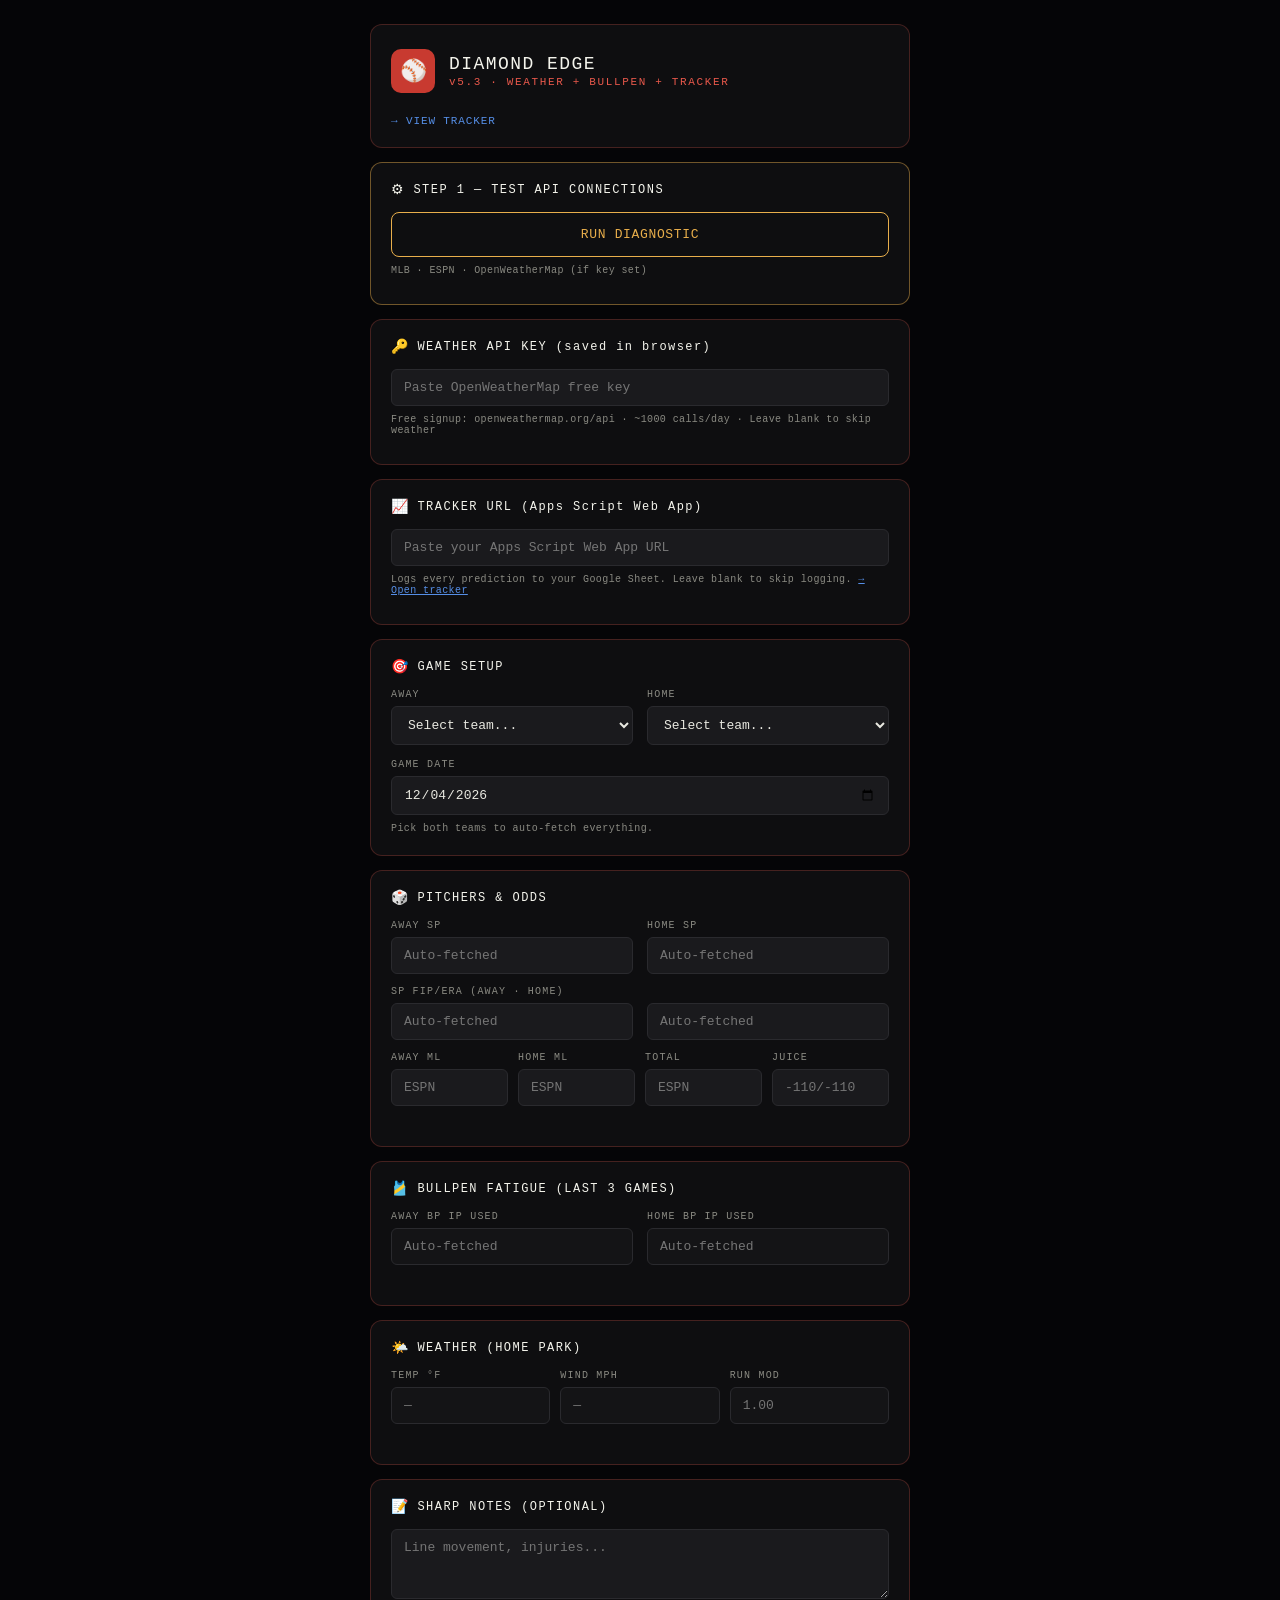
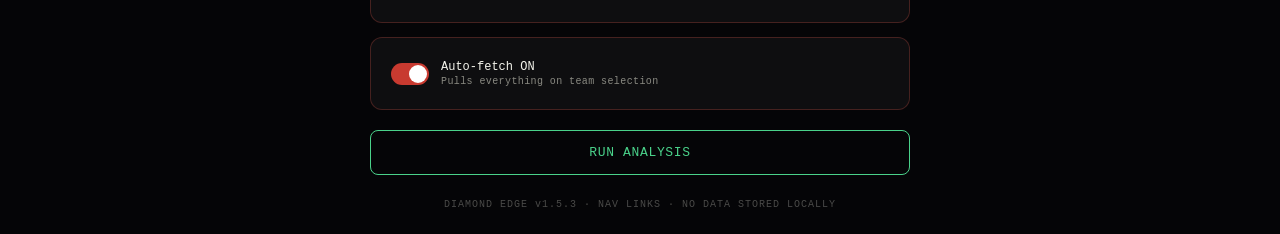
<file: archive/diamond_edge_v5_3.html>
<!DOCTYPE html>
<html lang="en">
<head>
<meta charset="UTF-8">
<meta name="viewport" content="width=device-width, initial-scale=1.0">
<title>Diamond Edge — MLB Analysis v5</title>
<style>
  * { box-sizing: border-box; }
  body {
    font-family: 'Courier New', 'Menlo', monospace;
    background: #050507;
    color: #e8e8e0;
    margin: 0;
    padding: 24px 16px;
    min-height: 100vh;
  }
  .container { max-width: 540px; margin: 0 auto; }
  .card {
    background: #0e0e10;
    border: 1px solid rgba(232, 88, 75, 0.25);
    border-radius: 12px;
    padding: 18px 20px;
    margin-bottom: 14px;
  }
  .card-accent { border-color: rgba(232, 174, 75, 0.45); }
  .header { display: flex; align-items: center; gap: 14px; padding: 6px 0 14px; }
  .logo {
    width: 44px; height: 44px;
    background: #c83a30;
    border-radius: 10px;
    display: flex; align-items: center; justify-content: center;
    font-size: 22px;
  }
  .title { font-size: 18px; font-weight: 500; letter-spacing: 0.08em; color: #f4f4ec; margin: 0; }
  .subtitle { font-size: 11px; color: #e8584b; letter-spacing: 0.15em; margin: 2px 0 0; }
  .section-title {
    font-size: 12px; letter-spacing: 0.12em; color: #f4f4ec;
    margin: 0 0 14px;
    display: flex; align-items: center; gap: 8px;
  }
  .icon { font-size: 14px; }
  button {
    width: 100%;
    background: transparent;
    border: 1px solid #e8ae4b;
    color: #e8ae4b;
    padding: 14px;
    border-radius: 8px;
    font-family: inherit;
    font-size: 13px;
    letter-spacing: 0.05em;
    cursor: pointer;
    transition: all 0.15s;
  }
  button:hover { background: rgba(232, 174, 75, 0.08); }
  button:active { transform: scale(0.99); }
  .btn-primary { border-color: #4ad28a; color: #4ad28a; margin-top: 6px; }
  .btn-primary:hover { background: rgba(74, 210, 138, 0.08); }
  .grid-2 { display: grid; grid-template-columns: 1fr 1fr; gap: 14px; }
  .grid-3 { display: grid; grid-template-columns: 1fr 1fr 1fr; gap: 10px; }
  .grid-4 { display: grid; grid-template-columns: 1fr 1fr 1fr 1fr; gap: 10px; }
  label.fld { font-size: 10px; letter-spacing: 0.12em; color: #8a8a82; margin-bottom: 6px; display: block; }
  input, select, textarea {
    width: 100%;
    background: #1a1a1d;
    border: 1px solid #2a2a2e;
    color: #e8e8e0;
    padding: 10px 12px;
    border-radius: 6px;
    font-family: inherit;
    font-size: 13px;
  }
  input:focus, select:focus, textarea:focus { outline: none; border-color: #e8584b; }
  textarea { min-height: 70px; resize: vertical; }
  input.auto-filled { border-color: rgba(74, 210, 138, 0.4); background: #0d1410; }
  input.muted { background: #141416; color: #8a8a82; }
  .toggle-row { display: flex; align-items: center; gap: 12px; padding: 4px 0; }
  .toggle {
    position: relative;
    width: 38px; height: 22px;
    background: #c83a30;
    border-radius: 11px;
    cursor: pointer;
    flex-shrink: 0;
    transition: background 0.15s;
  }
  .toggle.off { background: #3a3a3e; }
  .toggle::after {
    content: '';
    position: absolute;
    top: 2px; left: 18px;
    width: 18px; height: 18px;
    background: white;
    border-radius: 50%;
    transition: left 0.15s;
  }
  .toggle.off::after { left: 2px; }
  .toggle-label { font-size: 12px; color: #f4f4ec; }
  .toggle-sub { font-size: 10px; color: #8a8a82; margin-top: 2px; letter-spacing: 0.04em; }
  .diag {
    margin-top: 12px;
    padding: 10px 12px;
    background: #0a1410;
    border: 1px solid rgba(74, 210, 138, 0.25);
    border-radius: 6px;
    font-size: 11px;
    color: #4ad28a;
    display: none;
    line-height: 1.7;
  }
  .diag.show { display: block; }
  .diag.error { border-color: rgba(232, 88, 75, 0.4); color: #e8584b; background: #1a0a0a; }
  .status-line {
    font-size: 10px;
    color: #8a8a82;
    margin-top: 8px;
    letter-spacing: 0.04em;
    min-height: 14px;
  }
  .status-line.success { color: #4ad28a; }
  .status-line.error { color: #e8584b; }
  .status-line.loading { color: #e8ae4b; }
  .result {
    margin-top: 14px;
    padding: 16px;
    background: #0a0e14;
    border: 1px solid rgba(85, 142, 230, 0.3);
    border-radius: 8px;
    display: none;
  }
  .result.show { display: block; }
  .result-row {
    display: flex; justify-content: space-between;
    padding: 6px 0;
    border-bottom: 1px solid #1a1a1d;
    font-size: 12px;
  }
  .result-row:last-child { border-bottom: none; }
  .result-label { color: #8a8a82; letter-spacing: 0.04em; }
  .result-val { color: #f4f4ec; font-weight: 500; }
  .pick { color: #4ad28a; font-weight: 500; }
  .edge-pos { color: #4ad28a; }
  .edge-neg { color: #e8584b; }
  .edge-flat { color: #8a8a82; }
  .footer-note {
    text-align: center;
    margin-top: 24px;
    font-size: 10px;
    color: #4a4a48;
    letter-spacing: 0.1em;
  }
  .proxy-info {
    font-size: 10px;
    color: #8a8a82;
    margin-top: 8px;
    letter-spacing: 0.04em;
  }
  .factor-strip {
    display: grid;
    grid-template-columns: 1fr 1fr 1fr;
    gap: 8px;
    margin-top: 10px;
    padding: 10px 12px;
    background: #0a0a0c;
    border: 1px solid #1a1a1d;
    border-radius: 6px;
    font-size: 11px;
  }
  .factor-strip .label { color: #8a8a82; font-size: 9px; letter-spacing: 0.08em; text-transform: uppercase; }
  .factor-strip .value { color: #f4f4ec; font-weight: 500; margin-top: 2px; }
</style>
</head>
<body>
<div class="container">

  <div class="card">
    <div class="header">
      <div class="logo">⚾</div>
      <div>
        <p class="title">DIAMOND EDGE</p>
        <p class="subtitle">v5.3 · WEATHER + BULLPEN + TRACKER</p>
      </div>
    </div>
    <a style="display:inline-block; color:#558ee6; font-size:11px; letter-spacing:0.08em; text-decoration:none; margin-top:8px; cursor:pointer;" onclick="window.location.href='tracker_v3.html'">→ VIEW TRACKER</a>
  </div>

  <div class="card card-accent">
    <p class="section-title"><span class="icon">⚙</span>STEP 1 — TEST API CONNECTIONS</p>
    <button onclick="runDiagnostic()">RUN DIAGNOSTIC</button>
    <div class="diag" id="diag"></div>
    <p class="proxy-info">MLB · ESPN · OpenWeatherMap (if key set)</p>
  </div>

  <div class="card">
    <p class="section-title"><span class="icon">🔑</span>WEATHER API KEY (saved in browser)</p>
    <input type="text" id="weather_key" placeholder="Paste OpenWeatherMap free key" oninput="saveWeatherKey()">
    <p class="proxy-info">Free signup: openweathermap.org/api · ~1000 calls/day · Leave blank to skip weather</p>
  </div>

  <div class="card">
    <p class="section-title"><span class="icon">📈</span>TRACKER URL (Apps Script Web App)</p>
    <input type="text" id="tracker_url" placeholder="Paste your Apps Script Web App URL" oninput="saveTrackerUrl()">
    <p class="proxy-info">Logs every prediction to your Google Sheet. Leave blank to skip logging. <a href="tracker.html" style="color:#558ee6;">→ Open tracker</a></p>
  </div>

  <div class="card">
    <p class="section-title"><span class="icon">🎯</span>GAME SETUP</p>
    <div class="grid-2">
      <div>
        <label class="fld">AWAY</label>
        <select id="away" onchange="onTeamChange()">
          <option value="">Select team...</option>
        </select>
      </div>
      <div>
        <label class="fld">HOME</label>
        <select id="home" onchange="onTeamChange()">
          <option value="">Select team...</option>
        </select>
      </div>
    </div>
    <div style="margin-top: 14px;">
      <label class="fld">GAME DATE</label>
      <input type="date" id="gamedate" onchange="onTeamChange()">
    </div>
    <div class="status-line" id="game-status">Pick both teams to auto-fetch everything.</div>
  </div>

  <div class="card">
    <p class="section-title"><span class="icon">🎲</span>PITCHERS &amp; ODDS</p>
    <div class="grid-2">
      <div>
        <label class="fld">AWAY SP</label>
        <input type="text" id="away_sp" placeholder="Auto-fetched">
      </div>
      <div>
        <label class="fld">HOME SP</label>
        <input type="text" id="home_sp" placeholder="Auto-fetched">
      </div>
    </div>
    <div style="margin-top: 12px;">
      <label class="fld">SP FIP/ERA (AWAY · HOME)</label>
      <div class="grid-2">
        <input type="number" step="0.01" id="away_fip" placeholder="Auto-fetched">
        <input type="number" step="0.01" id="home_fip" placeholder="Auto-fetched">
      </div>
    </div>
    <div class="grid-4" style="margin-top: 12px;">
      <div>
        <label class="fld">AWAY ML</label>
        <input type="number" id="away_ml" placeholder="ESPN">
      </div>
      <div>
        <label class="fld">HOME ML</label>
        <input type="number" id="home_ml" placeholder="ESPN">
      </div>
      <div>
        <label class="fld">TOTAL</label>
        <input type="number" step="0.5" id="total" placeholder="ESPN">
      </div>
      <div>
        <label class="fld">JUICE</label>
        <input type="text" id="juice" placeholder="-110/-110">
      </div>
    </div>
    <div class="status-line" id="odds-status"></div>
  </div>

  <div class="card">
    <p class="section-title"><span class="icon">🎽</span>BULLPEN FATIGUE (LAST 3 GAMES)</p>
    <div class="grid-2">
      <div>
        <label class="fld">AWAY BP IP USED</label>
        <input type="number" step="0.1" id="away_bp_ip" class="muted" placeholder="Auto-fetched" readonly>
      </div>
      <div>
        <label class="fld">HOME BP IP USED</label>
        <input type="number" step="0.1" id="home_bp_ip" class="muted" placeholder="Auto-fetched" readonly>
      </div>
    </div>
    <div class="status-line" id="bullpen-status"></div>
  </div>

  <div class="card">
    <p class="section-title"><span class="icon">🌤️</span>WEATHER (HOME PARK)</p>
    <div class="grid-3">
      <div>
        <label class="fld">TEMP °F</label>
        <input type="number" id="temp" class="muted" placeholder="—" readonly>
      </div>
      <div>
        <label class="fld">WIND MPH</label>
        <input type="number" id="wind" class="muted" placeholder="—" readonly>
      </div>
      <div>
        <label class="fld">RUN MOD</label>
        <input type="text" id="run_mod" class="muted" placeholder="1.00" readonly>
      </div>
    </div>
    <div class="status-line" id="weather-status"></div>
  </div>

  <div class="card">
    <p class="section-title"><span class="icon">📝</span>SHARP NOTES (OPTIONAL)</p>
    <textarea id="notes" placeholder="Line movement, injuries..."></textarea>
  </div>

  <div class="card">
    <div class="toggle-row">
      <div class="toggle" id="websearch" onclick="this.classList.toggle('off')"></div>
      <div>
        <div class="toggle-label">Auto-fetch ON</div>
        <div class="toggle-sub">Pulls everything on team selection</div>
      </div>
    </div>
  </div>

  <button class="btn-primary" onclick="runAnalysis()">RUN ANALYSIS</button>
  <div class="result" id="result"></div>

  <div class="footer-note">DIAMOND EDGE v1.5.3 · NAV LINKS · NO DATA STORED LOCALLY</div>
</div>

<script>
// ============================================================
// PROXY LAYER
// ============================================================
const PROXIES = [
  { name: 'corsproxy.io', wrap: u => 'https://corsproxy.io/?url=' + encodeURIComponent(u) },
  { name: 'allorigins.win', wrap: u => 'https://api.allorigins.win/raw?url=' + encodeURIComponent(u) },
  { name: 'codetabs', wrap: u => 'https://api.codetabs.com/v1/proxy?quest=' + encodeURIComponent(u) }
];

async function proxyFetch(targetUrl) {
  let lastError = null;
  for (const p of PROXIES) {
    try {
      const r = await fetch(p.wrap(targetUrl));
      if (!r.ok) throw new Error('HTTP ' + r.status);
      const data = await r.json();
      return { data, proxy: p.name };
    } catch (e) {
      lastError = e;
    }
  }
  throw new Error('All proxies failed. Last: ' + (lastError ? lastError.message : 'unknown'));
}

// ============================================================
// TEAM DATABASE — id, ESPN abbr, wOBA splits, park factor, ballpark coords
// ============================================================
const TEAMS = {
  'ARI': { id: 109, espn: 'ARI', name: 'Arizona Diamondbacks', vsLHP: 0.322, vsRHP: 0.316, park: 1.02, lat: 33.4453, lon: -112.0667, roof: 'retractable' },
  'ATL': { id: 144, espn: 'ATL', name: 'Atlanta Braves',       vsLHP: 0.335, vsRHP: 0.328, park: 1.01, lat: 33.8908, lon: -84.4678, roof: 'open' },
  'BAL': { id: 110, espn: 'BAL', name: 'Baltimore Orioles',    vsLHP: 0.328, vsRHP: 0.319, park: 1.03, lat: 39.2839, lon: -76.6217, roof: 'open' },
  'BOS': { id: 111, espn: 'BOS', name: 'Boston Red Sox',       vsLHP: 0.325, vsRHP: 0.316, park: 1.06, lat: 42.3467, lon: -71.0972, roof: 'open' },
  'CHC': { id: 112, espn: 'CHC', name: 'Chicago Cubs',         vsLHP: 0.319, vsRHP: 0.322, park: 1.01, lat: 41.9484, lon: -87.6553, roof: 'open' },
  'CWS': { id: 145, espn: 'CHW', name: 'Chicago White Sox',    vsLHP: 0.298, vsRHP: 0.293, park: 1.02, lat: 41.8300, lon: -87.6339, roof: 'open' },
  'CIN': { id: 113, espn: 'CIN', name: 'Cincinnati Reds',      vsLHP: 0.321, vsRHP: 0.315, park: 1.05, lat: 39.0975, lon: -84.5066, roof: 'open' },
  'CLE': { id: 114, espn: 'CLE', name: 'Cleveland Guardians',  vsLHP: 0.318, vsRHP: 0.312, park: 0.99, lat: 41.4962, lon: -81.6852, roof: 'open' },
  'COL': { id: 115, espn: 'COL', name: 'Colorado Rockies',     vsLHP: 0.316, vsRHP: 0.307, park: 1.20, lat: 39.7559, lon: -104.9942, roof: 'open' },
  'DET': { id: 116, espn: 'DET', name: 'Detroit Tigers',       vsLHP: 0.320, vsRHP: 0.314, park: 0.98, lat: 42.3390, lon: -83.0485, roof: 'open' },
  'HOU': { id: 117, espn: 'HOU', name: 'Houston Astros',       vsLHP: 0.324, vsRHP: 0.317, park: 1.02, lat: 29.7572, lon: -95.3554, roof: 'retractable' },
  'KC':  { id: 118, espn: 'KC',  name: 'Kansas City Royals',   vsLHP: 0.312, vsRHP: 0.305, park: 0.99, lat: 39.0517, lon: -94.4803, roof: 'open' },
  'LAA': { id: 108, espn: 'LAA', name: 'Los Angeles Angels',   vsLHP: 0.316, vsRHP: 0.309, park: 0.99, lat: 33.8003, lon: -117.8827, roof: 'open' },
  'LAD': { id: 119, espn: 'LAD', name: 'Los Angeles Dodgers',  vsLHP: 0.339, vsRHP: 0.333, park: 1.00, lat: 34.0739, lon: -118.2400, roof: 'open' },
  'MIA': { id: 146, espn: 'MIA', name: 'Miami Marlins',        vsLHP: 0.310, vsRHP: 0.302, park: 0.94, lat: 25.7781, lon: -80.2197, roof: 'retractable' },
  'MIL': { id: 158, espn: 'MIL', name: 'Milwaukee Brewers',    vsLHP: 0.322, vsRHP: 0.316, park: 1.01, lat: 43.0280, lon: -87.9712, roof: 'retractable' },
  'MIN': { id: 142, espn: 'MIN', name: 'Minnesota Twins',      vsLHP: 0.318, vsRHP: 0.312, park: 0.99, lat: 44.9817, lon: -93.2776, roof: 'open' },
  'NYM': { id: 121, espn: 'NYM', name: 'New York Mets',        vsLHP: 0.320, vsRHP: 0.315, park: 0.95, lat: 40.7571, lon: -73.8458, roof: 'open' },
  'NYY': { id: 147, espn: 'NYY', name: 'New York Yankees',     vsLHP: 0.330, vsRHP: 0.327, park: 1.04, lat: 40.8296, lon: -73.9262, roof: 'open' },
  'OAK': { id: 133, espn: 'ATH', name: 'Athletics',            vsLHP: 0.314, vsRHP: 0.308, park: 1.05, lat: 38.5803, lon: -121.5135, roof: 'open' },
  'PHI': { id: 143, espn: 'PHI', name: 'Philadelphia Phillies',vsLHP: 0.327, vsRHP: 0.321, park: 1.04, lat: 39.9061, lon: -75.1665, roof: 'open' },
  'PIT': { id: 134, espn: 'PIT', name: 'Pittsburgh Pirates',   vsLHP: 0.308, vsRHP: 0.304, park: 0.97, lat: 40.4469, lon: -80.0057, roof: 'open' },
  'SD':  { id: 135, espn: 'SD',  name: 'San Diego Padres',     vsLHP: 0.324, vsRHP: 0.318, park: 0.94, lat: 32.7073, lon: -117.1566, roof: 'open' },
  'SF':  { id: 137, espn: 'SF',  name: 'San Francisco Giants', vsLHP: 0.316, vsRHP: 0.310, park: 0.92, lat: 37.7786, lon: -122.3893, roof: 'open' },
  'SEA': { id: 136, espn: 'SEA', name: 'Seattle Mariners',     vsLHP: 0.318, vsRHP: 0.312, park: 0.93, lat: 47.5914, lon: -122.3325, roof: 'retractable' },
  'STL': { id: 138, espn: 'STL', name: 'St. Louis Cardinals',  vsLHP: 0.317, vsRHP: 0.311, park: 0.99, lat: 38.6226, lon: -90.1928, roof: 'open' },
  'TB':  { id: 139, espn: 'TB',  name: 'Tampa Bay Rays',       vsLHP: 0.320, vsRHP: 0.314, park: 0.97, lat: 27.7682, lon: -82.6534, roof: 'dome' },
  'TEX': { id: 140, espn: 'TEX', name: 'Texas Rangers',        vsLHP: 0.323, vsRHP: 0.317, park: 1.02, lat: 32.7472, lon: -97.0846, roof: 'retractable' },
  'TOR': { id: 141, espn: 'TOR', name: 'Toronto Blue Jays',    vsLHP: 0.321, vsRHP: 0.315, park: 1.02, lat: 43.6414, lon: -79.3894, roof: 'retractable' },
  'WAS': { id: 120, espn: 'WSH', name: 'Washington Nationals', vsLHP: 0.314, vsRHP: 0.308, park: 1.00, lat: 38.8730, lon: -77.0074, roof: 'open' }
};

const ID_TO_CODE = {};
Object.keys(TEAMS).forEach(code => { ID_TO_CODE[TEAMS[code].id] = code; });

// Cache for repeat lookups
const fetchCache = {
  bullpenIP: {},     // key: teamCode+date -> ip
  weather: null      // key: lat+lon -> {data, ts}
};

const awaySel = document.getElementById('away');
const homeSel = document.getElementById('home');
Object.keys(TEAMS).sort().forEach(code => {
  const t = TEAMS[code];
  const opt = '<option value="' + code + '">' + code + ' — ' + t.name + '</option>';
  awaySel.innerHTML += opt;
  homeSel.innerHTML += opt;
});

document.getElementById('gamedate').valueAsDate = new Date();

// Restore weather key from localStorage
try {
  const savedKey = localStorage.getItem('de_weather_key');
  if (savedKey) document.getElementById('weather_key').value = savedKey;
} catch (e) { /* localStorage unavailable */ }

function saveWeatherKey() {
  try {
    localStorage.setItem('de_weather_key', document.getElementById('weather_key').value);
  } catch (e) { /* ignore */ }
}

// Restore tracker URL from localStorage
try {
  const savedTrackerUrl = localStorage.getItem('de_tracker_url');
  if (savedTrackerUrl) document.getElementById('tracker_url').value = savedTrackerUrl;
} catch (e) { /* localStorage unavailable */ }

function saveTrackerUrl() {
  try {
    localStorage.setItem('de_tracker_url', document.getElementById('tracker_url').value);
  } catch (e) { /* ignore */ }
}

// Send prediction to tracker (fire-and-forget, doesn't block UI)
async function logPredictionToTracker(payload) {
  const url = document.getElementById('tracker_url').value.trim();
  if (!url) return; // Tracker not configured, skip silently
  try {
    const params = new URLSearchParams({ action: 'logPrediction' });
    Object.keys(payload).forEach(k => {
      if (payload[k] != null) params.set(k, String(payload[k]));
    });
    await fetch(url + '?' + params.toString());
  } catch (e) {
    console.warn('Tracker log failed:', e);
  }
}

const MLB_API = 'https://statsapi.mlb.com/api/v1';
const ESPN_API = 'https://site.api.espn.com/apis/site/v2/sports/baseball/mlb/scoreboard';
const ESPN_SUMMARY = 'https://site.api.espn.com/apis/site/v2/sports/baseball/mlb/summary';
const WEATHER_API = 'https://api.openweathermap.org/data/2.5/weather';

function setStatus(id, msg, type) {
  const el = document.getElementById(id);
  el.textContent = msg;
  el.className = 'status-line ' + (type || '');
}
function flash(input) { input.classList.add('auto-filled'); }
function clearFlash() {
  document.querySelectorAll('input.auto-filled').forEach(el => el.classList.remove('auto-filled'));
}
function fmtDateESPN(d) { return d.replace(/-/g, ''); }

// ============================================================
// SMART ODDS PARSER (from v4)
// ============================================================
function parseAmerican(v) {
  if (v == null) return null;
  if (typeof v === 'number') return v;
  if (typeof v === 'string') {
    const cleaned = v.replace(/[^\d\-+]/g, '');
    const n = parseInt(cleaned, 10);
    return isNaN(n) ? null : n;
  }
  return null;
}

function extractMLFromOddsObj(o) {
  if (!o) return { awayML: null, homeML: null };
  let awayML = null, homeML = null;
  
  if (o.awayTeamOdds && o.awayTeamOdds.moneyLine != null && typeof o.awayTeamOdds.moneyLine !== 'object') {
    awayML = parseAmerican(o.awayTeamOdds.moneyLine);
  }
  if (o.homeTeamOdds && o.homeTeamOdds.moneyLine != null && typeof o.homeTeamOdds.moneyLine !== 'object') {
    homeML = parseAmerican(o.homeTeamOdds.moneyLine);
  }
  if (awayML == null && o.awayTeamOdds && o.awayTeamOdds.current && o.awayTeamOdds.current.moneyLine) {
    awayML = parseAmerican(o.awayTeamOdds.current.moneyLine.american || o.awayTeamOdds.current.moneyLine);
  }
  if (homeML == null && o.homeTeamOdds && o.homeTeamOdds.current && o.homeTeamOdds.current.moneyLine) {
    homeML = parseAmerican(o.homeTeamOdds.current.moneyLine.american || o.homeTeamOdds.current.moneyLine);
  }
  if (awayML == null && o.awayTeamOdds && typeof o.awayTeamOdds.moneyLine === 'object' && o.awayTeamOdds.moneyLine) {
    awayML = parseAmerican(o.awayTeamOdds.moneyLine.american);
  }
  if (homeML == null && o.homeTeamOdds && typeof o.homeTeamOdds.moneyLine === 'object' && o.homeTeamOdds.moneyLine) {
    homeML = parseAmerican(o.homeTeamOdds.moneyLine.american);
  }
  if (awayML == null && o.awayMoneyLine != null) awayML = parseAmerican(o.awayMoneyLine);
  if (homeML == null && o.homeMoneyLine != null) homeML = parseAmerican(o.homeMoneyLine);
  
  return { awayML, homeML };
}

function pickBestOddsEntry(oddsArray) {
  if (!Array.isArray(oddsArray) || oddsArray.length === 0) return null;
  for (const o of oddsArray) {
    const ml = extractMLFromOddsObj(o);
    if (ml.awayML != null || ml.homeML != null) return o;
  }
  for (const o of oddsArray) {
    if (o.overUnder != null) return o;
  }
  return oddsArray[0];
}

function extractTotal(o) {
  if (!o) return null;
  if (o.overUnder != null) {
    const v = parseFloat(o.overUnder);
    if (!isNaN(v)) return v;
  }
  if (o.total) {
    const v = parseFloat(o.total.american || o.total);
    if (!isNaN(v)) return v;
  }
  return null;
}

// ============================================================
// DIAGNOSTIC
// ============================================================
async function runDiagnostic() {
  const diag = document.getElementById('diag');
  diag.classList.remove('error');
  diag.classList.add('show');
  diag.innerHTML = '> Testing...';
  
  const lines = [];
  
  try {
    const start = Date.now();
    const result = await proxyFetch(MLB_API + '/sports/1');
    lines.push('> [200] MLB via ' + result.proxy + ' (' + (Date.now() - start) + 'ms)');
  } catch (e) { lines.push('> [FAIL] MLB: ' + e.message); }
  
  try {
    const start = Date.now();
    const result = await proxyFetch(ESPN_API);
    const evs = (result.data.events || []).length;
    lines.push('> [200] ESPN via ' + result.proxy + ' (' + (Date.now() - start) + 'ms) · ' + evs + ' events');
  } catch (e) { lines.push('> [FAIL] ESPN: ' + e.message); }
  
  // Test weather only if key is set
  const wkey = document.getElementById('weather_key').value.trim();
  if (wkey) {
    try {
      const start = Date.now();
      const url = WEATHER_API + '?lat=40.7128&lon=-74.0060&appid=' + wkey + '&units=imperial';
      const result = await proxyFetch(url);
      if (result.data.cod == 200) {
        lines.push('> [200] OpenWeather via ' + result.proxy + ' (' + (Date.now() - start) + 'ms)');
      } else {
        lines.push('> [FAIL] OpenWeather: ' + (result.data.message || 'invalid key?'));
      }
    } catch (e) { lines.push('> [FAIL] OpenWeather: ' + e.message); }
  } else {
    lines.push('> [SKIP] Weather (no API key set)');
  }
  
  lines.push('> ✓ Diagnostic complete.');
  diag.innerHTML = lines.join('<br>');
}

// ============================================================
// MAIN ORCHESTRATOR
// ============================================================
async function onTeamChange() {
  const awayCode = document.getElementById('away').value;
  const homeCode = document.getElementById('home').value;
  const date = document.getElementById('gamedate').value;
  
  if (!awayCode || !homeCode) {
    setStatus('game-status', 'Pick both teams to auto-fetch.', '');
    return;
  }
  if (awayCode === homeCode) {
    setStatus('game-status', 'Away and home must differ.', 'error');
    return;
  }
  if (document.getElementById('websearch').classList.contains('off')) {
    setStatus('game-status', 'Auto-fetch is OFF.', '');
    return;
  }
  
  clearFlash();
  setStatus('game-status', 'Fetching schedule + pitchers...', 'loading');
  
  // Step 1: schedule lookup
  let game = null;
  try {
    const url = MLB_API + '/schedule?sportId=1&date=' + date + '&hydrate=probablePitcher,team';
    const result = await proxyFetch(url);
    if (!result.data.dates || result.data.dates.length === 0) {
      setStatus('game-status', 'No games on ' + date + '.', 'error');
      return;
    }
    game = result.data.dates[0].games.find(g =>
      ID_TO_CODE[g.teams.away.team.id] === awayCode &&
      ID_TO_CODE[g.teams.home.team.id] === homeCode
    );
    if (!game) {
      setStatus('game-status', 'No ' + awayCode + ' @ ' + homeCode + ' on this date.', 'error');
      return;
    }
  } catch (e) {
    setStatus('game-status', '✗ Schedule fetch failed: ' + e.message, 'error');
    return;
  }
  
  // Fill pitcher names
  const awaySpEl = document.getElementById('away_sp');
  const homeSpEl = document.getElementById('home_sp');
  const awaySp = game.teams.away.probablePitcher;
  const homeSp = game.teams.home.probablePitcher;
  if (awaySp) { awaySpEl.value = awaySp.fullName; awaySpEl.dataset.pid = awaySp.id; flash(awaySpEl); }
  else { awaySpEl.value = 'TBD'; delete awaySpEl.dataset.pid; }
  if (homeSp) { homeSpEl.value = homeSp.fullName; homeSpEl.dataset.pid = homeSp.id; flash(homeSpEl); }
  else { homeSpEl.value = 'TBD'; delete homeSpEl.dataset.pid; }
  
  // Step 2: parallel fetch for FIPs, bullpen, odds, weather
  setStatus('game-status', 'Fetching FIPs, bullpen, odds, weather...', 'loading');
  const season = new Date(date).getFullYear();
  
  const tasks = [];
  if (awaySp) tasks.push(fetchSpFip(awaySp.id, season).then(f => ({ kind: 'fip', side: 'away', fip: f })));
  if (homeSp) tasks.push(fetchSpFip(homeSp.id, season).then(f => ({ kind: 'fip', side: 'home', fip: f })));
  tasks.push(fetchBullpenIP(awayCode, date).then(ip => ({ kind: 'bp', side: 'away', ip })));
  tasks.push(fetchBullpenIP(homeCode, date).then(ip => ({ kind: 'bp', side: 'home', ip })));
  tasks.push(fetchEspnOdds(awayCode, homeCode, date));
  tasks.push(fetchWeather(homeCode));
  
  const results = await Promise.allSettled(tasks);
  
  // Apply FIP results
  results.forEach(r => {
    if (r.status !== 'fulfilled' || !r.value) return;
    const v = r.value;
    if (v.kind === 'fip') {
      const el = document.getElementById(v.side + '_fip');
      el.value = v.fip.toFixed(2);
      flash(el);
    } else if (v.kind === 'bp') {
      const el = document.getElementById(v.side + '_bp_ip');
      el.value = v.ip.toFixed(1);
      flash(el);
    }
  });
  
  setStatus('game-status', '✓ All data loaded. Ready to run analysis.', 'success');
}

async function fetchSpFip(pid, season) {
  try {
    const url = MLB_API + '/people/' + pid + '/stats?stats=season&group=pitching&season=' + season;
    const result = await proxyFetch(url);
    const d = result.data;
    if (d.stats && d.stats[0] && d.stats[0].splits[0]) {
      const s = d.stats[0].splits[0].stat;
      const ip = parseFloat(s.inningsPitched) || 0;
      if (ip >= 5) {
        const hr = s.homeRuns || 0;
        const bb = s.baseOnBalls || 0;
        const k = s.strikeOuts || 0;
        return (13 * hr + 3 * bb - 2 * k) / ip + 3.10;
      }
      return parseFloat(s.era) || 4.20;
    }
  } catch (e) { /* fall through */ }
  return 4.20;
}

// ============================================================
// BULLPEN FATIGUE
// Fetch team's last 3 completed games, sum reliever IP.
// Reliever IP = total IP - starter IP (extracted from boxscore).
// ============================================================
async function fetchBullpenIP(teamCode, date) {
  const cacheKey = teamCode + '_' + date;
  if (fetchCache.bullpenIP[cacheKey] != null) {
    return fetchCache.bullpenIP[cacheKey];
  }
  
  const teamId = TEAMS[teamCode].id;
  const today = new Date(date);
  const startDate = new Date(today.getTime() - 5 * 24 * 60 * 60 * 1000);
  const endDate = new Date(today.getTime() - 1 * 24 * 60 * 60 * 1000);
  const fmt = d => d.toISOString().split('T')[0];
  
  setStatus('bullpen-status', 'Fetching ' + teamCode + ' last 3 games...', 'loading');
  
  let totalReliefIP = 0;
  let gamesScanned = 0;
  
  try {
    const schedUrl = MLB_API + '/schedule?sportId=1&teamId=' + teamId +
                     '&startDate=' + fmt(startDate) + '&endDate=' + fmt(endDate);
    const schedResult = await proxyFetch(schedUrl);
    const dates = schedResult.data.dates || [];
    
    // Collect last 3 completed games
    const gamePks = [];
    dates.forEach(d => {
      d.games.forEach(g => {
        if (g.status && g.status.statusCode === 'F') {
          gamePks.push(g.gamePk);
        }
      });
    });
    
    const last3 = gamePks.slice(-3);
    
    // Fetch boxscores in parallel
    const bsPromises = last3.map(pk => fetchBoxscoreReliefIP(pk, teamId));
    const reliefResults = await Promise.allSettled(bsPromises);
    
    reliefResults.forEach(r => {
      if (r.status === 'fulfilled' && typeof r.value === 'number' && !isNaN(r.value)) {
        totalReliefIP += r.value;
        gamesScanned++;
      }
    });
    
    if (gamesScanned > 0) {
      setStatus('bullpen-status', '✓ ' + teamCode + ' BP scanned ' + gamesScanned + ' games', 'success');
    } else {
      setStatus('bullpen-status', '⚠ Could not scan ' + teamCode + ' boxscores; using neutral fatigue', 'error');
      totalReliefIP = 9.0; // ~3 IP/game baseline
    }
  } catch (e) {
    setStatus('bullpen-status', '✗ ' + teamCode + ' bullpen fetch failed: ' + e.message, 'error');
    totalReliefIP = 9.0;
  }
  
  fetchCache.bullpenIP[cacheKey] = totalReliefIP;
  return totalReliefIP;
}

async function fetchBoxscoreReliefIP(gamePk, teamId) {
  try {
    const url = MLB_API + '/game/' + gamePk + '/boxscore';
    const result = await proxyFetch(url);
    const d = result.data;
    
    let teamSide = null;
    if (d.teams && d.teams.away && d.teams.away.team && d.teams.away.team.id === teamId) teamSide = 'away';
    else if (d.teams && d.teams.home && d.teams.home.team && d.teams.home.team.id === teamId) teamSide = 'home';
    if (!teamSide) return 0;
    
    const teamData = d.teams[teamSide];
    const totalIP = parseFloat(teamData.teamStats && teamData.teamStats.pitching && teamData.teamStats.pitching.inningsPitched) || 0;
    
    // Find the starter — first pitcher in pitchers array, or whoever is gamesStarted=1
    let starterIP = 0;
    const pitcherIds = teamData.pitchers || [];
    if (pitcherIds.length > 0) {
      const starterId = pitcherIds[0];
      const starterPlayer = teamData.players && teamData.players['ID' + starterId];
      if (starterPlayer && starterPlayer.stats && starterPlayer.stats.pitching) {
        starterIP = parseFloat(starterPlayer.stats.pitching.inningsPitched) || 0;
      }
    }
    
    const reliefIP = Math.max(0, totalIP - starterIP);
    return reliefIP;
  } catch (e) {
    return 0;
  }
}

// ============================================================
// ESPN ODDS (from v4)
// ============================================================
async function fetchEspnOdds(awayCode, homeCode, date) {
  setStatus('odds-status', 'Querying ESPN scoreboard...', 'loading');
  
  const awayEspn = TEAMS[awayCode].espn;
  const homeEspn = TEAMS[homeCode].espn;
  
  let scoreboardCompetition = null;
  let eventId = null;
  
  try {
    const url = ESPN_API + '?dates=' + fmtDateESPN(date);
    const result = await proxyFetch(url);
    const events = result.data.events || [];
    
    for (const ev of events) {
      const comp = ev.competitions && ev.competitions[0];
      if (!comp) continue;
      const competitors = comp.competitors || [];
      const home = competitors.find(c => c.homeAway === 'home');
      const away = competitors.find(c => c.homeAway === 'away');
      if (!home || !away) continue;
      const hAbbr = home.team && home.team.abbreviation;
      const aAbbr = away.team && away.team.abbreviation;
      if (hAbbr === homeEspn && aAbbr === awayEspn) {
        scoreboardCompetition = comp;
        eventId = ev.id;
        break;
      }
    }
  } catch (e) {
    setStatus('odds-status', '✗ ESPN scoreboard failed: ' + e.message, 'error');
    return;
  }
  
  if (!scoreboardCompetition) {
    setStatus('odds-status', 'ESPN: no match for ' + awayEspn + ' @ ' + homeEspn, 'error');
    return;
  }
  
  let awayML = null, homeML = null, total = null;
  let bookUsed = 'consensus';
  let sourcePath = '';
  
  const oddsArray = scoreboardCompetition.odds || [];
  if (oddsArray.length > 0) {
    const best = pickBestOddsEntry(oddsArray);
    if (best) {
      const mls = extractMLFromOddsObj(best);
      awayML = mls.awayML;
      homeML = mls.homeML;
      total = extractTotal(best);
      bookUsed = (best.provider && best.provider.name) || 'consensus';
      if (awayML != null || homeML != null) sourcePath = 'scoreboard';
    }
  }
  
  if ((awayML == null || homeML == null) && eventId) {
    try {
      const summaryUrl = ESPN_SUMMARY + '?event=' + eventId;
      const sumResult = await proxyFetch(summaryUrl);
      const sumData = sumResult.data;
      
      const pc = sumData.pickcenter || [];
      if (pc.length > 0) {
        const best = pickBestOddsEntry(pc);
        if (best) {
          const mls = extractMLFromOddsObj(best);
          if (awayML == null) awayML = mls.awayML;
          if (homeML == null) homeML = mls.homeML;
          if (total == null) total = extractTotal(best);
          if (best.provider && best.provider.name) bookUsed = best.provider.name;
          if (mls.awayML != null || mls.homeML != null) sourcePath = sourcePath || 'summary.pickcenter';
        }
      }
      
      if (awayML == null && homeML == null) {
        const headerOdds = sumData.header && sumData.header.competitions
          && sumData.header.competitions[0] && sumData.header.competitions[0].odds;
        if (headerOdds && headerOdds.length > 0) {
          const best = pickBestOddsEntry(headerOdds);
          const mls = extractMLFromOddsObj(best);
          if (awayML == null) awayML = mls.awayML;
          if (homeML == null) homeML = mls.homeML;
          if (total == null) total = extractTotal(best);
          if (mls.awayML != null || mls.homeML != null) sourcePath = sourcePath || 'summary.header';
        }
      }
    } catch (e) { /* keep partial */ }
  }
  
  if (awayML != null) { const el = document.getElementById('away_ml'); el.value = awayML; flash(el); }
  if (homeML != null) { const el = document.getElementById('home_ml'); el.value = homeML; flash(el); }
  if (total != null) { const el = document.getElementById('total'); el.value = total; flash(el); }
  
  const parts = [];
  if (awayML != null && homeML != null) parts.push('ML ✓');
  else if (awayML != null || homeML != null) parts.push('ML partial');
  else parts.push('ML missing');
  if (total != null) parts.push('Total ✓');
  else parts.push('Total missing');
  
  if (awayML != null || homeML != null || total != null) {
    setStatus('odds-status', '✓ ESPN (' + bookUsed + ') · ' + parts.join(' · '), 'success');
  } else {
    setStatus('odds-status', 'ESPN: no ML/total available. Enter manually.', 'error');
  }
}

// ============================================================
// WEATHER FETCH
// Returns { temp, wind, runMod } and updates UI.
// runMod is the multiplier applied to expected runs.
// ============================================================
async function fetchWeather(homeCode) {
  const team = TEAMS[homeCode];
  const wkey = document.getElementById('weather_key').value.trim();
  
  // Indoor venue → neutral, no API call needed
  if (team.roof === 'dome') {
    const el1 = document.getElementById('temp'); el1.value = 72; flash(el1);
    const el2 = document.getElementById('wind'); el2.value = 0; flash(el2);
    const el3 = document.getElementById('run_mod'); el3.value = '1.000'; flash(el3);
    setStatus('weather-status', '✓ Dome — weather neutralized', 'success');
    return;
  }
  
  if (!wkey) {
    setStatus('weather-status', 'No API key — using neutral weather (1.00)', '');
    document.getElementById('run_mod').value = '1.000';
    return;
  }
  
  setStatus('weather-status', 'Fetching weather...', 'loading');
  
  try {
    const url = WEATHER_API + '?lat=' + team.lat + '&lon=' + team.lon +
                '&appid=' + wkey + '&units=imperial';
    const result = await proxyFetch(url);
    const d = result.data;
    
    if (d.cod && d.cod != 200) {
      setStatus('weather-status', '✗ Weather: ' + (d.message || 'invalid key'), 'error');
      return;
    }
    
    const temp = d.main ? d.main.temp : 72;
    const humidity = d.main ? d.main.humidity : 60;
    const windMph = d.wind ? (d.wind.speed || 0) : 0;
    const precip = d.rain ? Math.min(100, (d.rain['1h'] || 0) * 100) : 0;
    
    // Run scoring modifier
    let mod = 1.0;
    if (team.roof === 'retractable' && (precip > 30 || temp < 50)) {
      mod = 1.0; // assume closed
    } else {
      mod *= 1 + (temp - 70) * 0.001; // ~+/-1% per 10F
      mod *= 1 - Math.max(0, humidity - 70) * 0.0005;
      if (temp > 80 && windMph > 12) mod *= 1.03;
      if (precip > 50) mod *= 0.95;
    }
    mod = Math.max(0.92, Math.min(1.08, mod));
    
    const e1 = document.getElementById('temp'); e1.value = Math.round(temp); flash(e1);
    const e2 = document.getElementById('wind'); e2.value = Math.round(windMph); flash(e2);
    const e3 = document.getElementById('run_mod'); e3.value = mod.toFixed(3); flash(e3);
    
    setStatus('weather-status', '✓ ' + Math.round(temp) + '°F · ' + Math.round(windMph) + ' mph · mod ' + mod.toFixed(3), 'success');
  } catch (e) {
    setStatus('weather-status', '✗ Weather fetch failed: ' + e.message, 'error');
  }
}

// ============================================================
// MODEL — now incorporates bullpen + weather
// ============================================================
function americanToProb(odds) {
  if (odds < 0) return -odds / (-odds + 100);
  return 100 / (odds + 100);
}
function probToAmerican(p) {
  if (p >= 0.5) return Math.round(-100 * p / (1 - p));
  return '+' + Math.round(100 * (1 - p) / p);
}

// Bullpen factor: tired pen allows more runs.
// Threshold: 12+ IP in last 3 games = max fatigue, scales linearly down to 0 at 6 IP.
function bullpenFatigueFactor(ipUsed) {
  // Returns a multiplier applied to opponent's expected runs.
  // 1.00 = fresh pen, 1.08 = max fatigue (8% boost in opp runs).
  // Bullpens pitch ~40% of innings, so cap impact at ~8%.
  const fatigue = Math.min(1.0, Math.max(0, (ipUsed - 6) / 6)); // 0 at 6 IP, 1 at 12+
  return 1 + fatigue * 0.08;
}

function runAnalysis() {
  const awayCode = document.getElementById('away').value;
  const homeCode = document.getElementById('home').value;
  const result = document.getElementById('result');
  
  if (!awayCode || !homeCode) {
    result.classList.add('show');
    result.innerHTML = '<div style="color:#e8584b; font-size:12px;">⚠ Select both teams first.</div>';
    return;
  }
  
  const away = TEAMS[awayCode];
  const home = TEAMS[homeCode];
  const awayFip = parseFloat(document.getElementById('away_fip').value) || 4.20;
  const homeFip = parseFloat(document.getElementById('home_fip').value) || 4.20;
  const awayML = parseInt(document.getElementById('away_ml').value) || -110;
  const homeML = parseInt(document.getElementById('home_ml').value) || -110;
  const totalLine = parseFloat(document.getElementById('total').value) || 8.5;
  const awayBpIp = parseFloat(document.getElementById('away_bp_ip').value) || 9.0;
  const homeBpIp = parseFloat(document.getElementById('home_bp_ip').value) || 9.0;
  const runMod = parseFloat(document.getElementById('run_mod').value) || 1.0;
  
  const LEAGUE_AVG = 4.40;
  const HFA = 0.03;
  const PYTHAG = 1.83;
  
  const awayOff = 1 + (away.vsRHP - 0.315) * 5;
  const homeOff = 1 + (home.vsRHP - 0.315) * 5;
  const awayOppPit = Math.max(0.65, Math.min(1.40, homeFip / 4.20));
  const homeOppPit = Math.max(0.65, Math.min(1.40, awayFip / 4.20));
  const parkF = home.park;
  
  // Bullpen: opposing team's pen affects MY scoring
  const awayBpFactor = bullpenFatigueFactor(homeBpIp); // away team faces home bullpen
  const homeBpFactor = bullpenFatigueFactor(awayBpIp); // home team faces away bullpen
  
  let awayRuns = LEAGUE_AVG * awayOff * awayOppPit * awayBpFactor * parkF * runMod;
  let homeRuns = LEAGUE_AVG * homeOff * homeOppPit * homeBpFactor * parkF * runMod;
  awayRuns = Math.max(2.0, Math.min(9.5, awayRuns));
  homeRuns = Math.max(2.0, Math.min(9.5, homeRuns));
  
  let homeProb = Math.pow(homeRuns, PYTHAG) / (Math.pow(homeRuns, PYTHAG) + Math.pow(awayRuns, PYTHAG));
  homeProb = Math.min(0.95, Math.max(0.05, homeProb + HFA));
  const awayProb = 1 - homeProb;
  const total = awayRuns + homeRuns;
  
  const mktAwayProb = americanToProb(awayML);
  const mktHomeProb = americanToProb(homeML);
  const vig = mktAwayProb + mktHomeProb;
  const mktAwayFair = mktAwayProb / vig;
  const mktHomeFair = mktHomeProb / vig;
  
  const awayEdge = awayProb - mktAwayFair;
  const homeEdge = homeProb - mktHomeFair;
  const totalEdge = total - totalLine;
  
  const winner = homeProb > awayProb ? homeCode : awayCode;
  const winProb = Math.max(homeProb, awayProb);
  const winEdge = homeProb > awayProb ? homeEdge : awayEdge;
  
  let edgeClass = 'edge-flat';
  let betRec = 'Pass';
  if (winEdge >= 0.04) { edgeClass = 'edge-pos'; betRec = winner + ' ML (Quarter Kelly)'; }
  else if (winEdge <= -0.04) { edgeClass = 'edge-neg'; betRec = 'Fade — model disagrees with market'; }
  
  let totalRec = 'Pass';
  let totalClass = 'edge-flat';
  if (totalEdge >= 0.5) { totalRec = 'OVER ' + totalLine; totalClass = 'edge-pos'; }
  else if (totalEdge <= -0.5) { totalRec = 'UNDER ' + totalLine; totalClass = 'edge-pos'; }
  
  // Build factor breakdown
  const factorHtml =
    '<div class="factor-strip">' +
    '<div><div class="label">Park</div><div class="value">' + parkF.toFixed(2) + '×</div></div>' +
    '<div><div class="label">Weather</div><div class="value">' + runMod.toFixed(2) + '×</div></div>' +
    '<div><div class="label">BP fatigue</div><div class="value">' + (awayBpFactor * homeBpFactor / 2).toFixed(2) + '×</div></div>' +
    '</div>';
  
  result.classList.add('show');
  result.innerHTML =
    '<div style="font-size:12px; letter-spacing:0.12em; color:#558ee6; margin-bottom:12px;">📊 ANALYSIS — ' + awayCode + ' @ ' + homeCode + '</div>' +
    '<div class="result-row"><span class="result-label">Predicted winner</span><span class="pick">' + winner + ' (' + (winProb * 100).toFixed(1) + '%)</span></div>' +
    '<div class="result-row"><span class="result-label">Fair odds</span><span class="result-val">' + probToAmerican(winProb) + '</span></div>' +
    '<div class="result-row"><span class="result-label">Market implied (no vig)</span><span class="result-val">' + ((homeProb > awayProb ? mktHomeFair : mktAwayFair) * 100).toFixed(1) + '%</span></div>' +
    '<div class="result-row"><span class="result-label">Moneyline edge</span><span class="' + edgeClass + '">' + (winEdge >= 0 ? '+' : '') + (winEdge * 100).toFixed(2) + '%</span></div>' +
    '<div class="result-row"><span class="result-label">Predicted runs (A · H)</span><span class="result-val">' + awayRuns.toFixed(2) + ' · ' + homeRuns.toFixed(2) + '</span></div>' +
    '<div class="result-row"><span class="result-label">Predicted total</span><span class="result-val">' + total.toFixed(2) + '</span></div>' +
    '<div class="result-row"><span class="result-label">Total edge vs ' + totalLine + '</span><span class="' + totalClass + '">' + (totalEdge >= 0 ? '+' : '') + totalEdge.toFixed(2) + '</span></div>' +
    factorHtml +
    '<div style="margin-top:14px; padding:10px 12px; background:#0a0a0c; border:1px solid #2a2a2e; border-radius:6px;">' +
    '<div style="font-size:10px; letter-spacing:0.12em; color:#8a8a82; margin-bottom:6px;">RECOMMENDATION</div>' +
    '<div style="font-size:13px; color:#f4f4ec; margin-bottom:4px;">ML: <span class="' + edgeClass + '">' + betRec + '</span></div>' +
    '<div style="font-size:13px; color:#f4f4ec;">Total: <span class="' + totalClass + '">' + totalRec + '</span></div>' +
    '</div>';
  
  result.scrollIntoView({ behavior: 'smooth', block: 'nearest' });
  
  // Log to tracker (fire-and-forget)
  logPredictionToTracker({
    gameDate: document.getElementById('gamedate').value,
    away: awayCode,
    home: homeCode,
    predictedWinner: winner,
    winProb: winProb,
    predictedTotal: total,
    totalLine: totalLine,
    mlEdge: winEdge,
    totalEdge: totalEdge,
    recML: betRec,
    recTotal: totalRec
  });
}
</script>
</body>
</html>
</file>
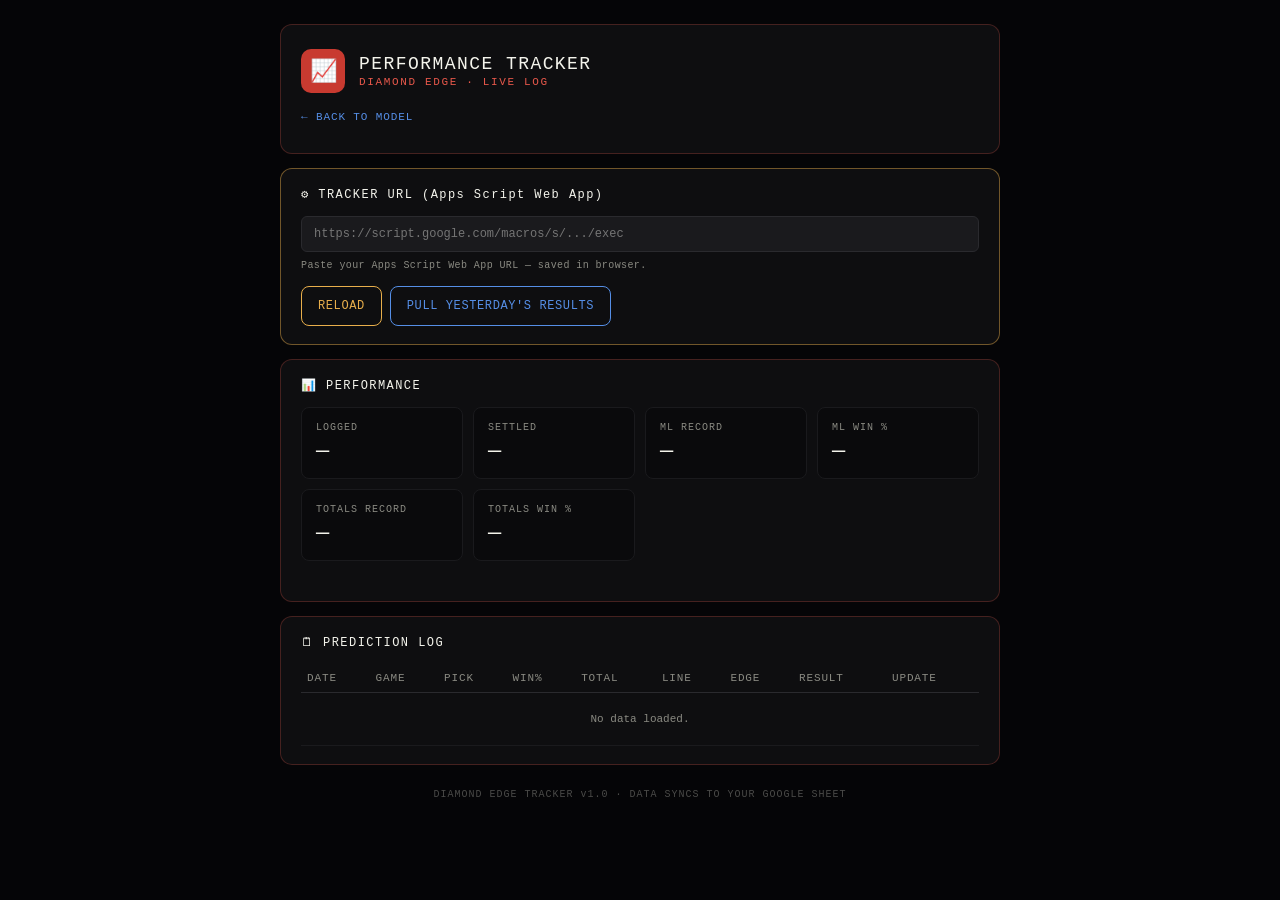
<file: archive/tracker_v3.html>
<!DOCTYPE html>
<html lang="en">
<head>
<meta charset="UTF-8">
<meta name="viewport" content="width=device-width, initial-scale=1.0">
<title>Diamond Edge — Performance Tracker</title>
<style>
  * { box-sizing: border-box; }
  body {
    font-family: 'Courier New', 'Menlo', monospace;
    background: #050507;
    color: #e8e8e0;
    margin: 0;
    padding: 24px 16px;
    min-height: 100vh;
  }
  .container { max-width: 720px; margin: 0 auto; }
  .card {
    background: #0e0e10;
    border: 1px solid rgba(232, 88, 75, 0.25);
    border-radius: 12px;
    padding: 18px 20px;
    margin-bottom: 14px;
  }
  .card-accent { border-color: rgba(232, 174, 75, 0.45); }
  .header { display: flex; align-items: center; gap: 14px; padding: 6px 0 14px; }
  .logo {
    width: 44px; height: 44px;
    background: #c83a30;
    border-radius: 10px;
    display: flex; align-items: center; justify-content: center;
    font-size: 22px;
  }
  .title { font-size: 18px; font-weight: 500; letter-spacing: 0.08em; color: #f4f4ec; margin: 0; }
  .subtitle { font-size: 11px; color: #e8584b; letter-spacing: 0.15em; margin: 2px 0 0; }
  .nav-link {
    display: inline-block;
    color: #558ee6;
    font-size: 11px;
    letter-spacing: 0.08em;
    text-decoration: none;
    margin-bottom: 12px;
    cursor: pointer;
  }
  .nav-link:hover { color: #7daaef; }
  .section-title {
    font-size: 12px; letter-spacing: 0.12em; color: #f4f4ec;
    margin: 0 0 14px;
    display: flex; align-items: center; gap: 8px;
  }
  button {
    background: transparent;
    border: 1px solid #e8ae4b;
    color: #e8ae4b;
    padding: 12px 16px;
    border-radius: 8px;
    font-family: inherit;
    font-size: 12px;
    letter-spacing: 0.05em;
    cursor: pointer;
    transition: all 0.15s;
  }
  button:hover { background: rgba(232, 174, 75, 0.08); }
  button.btn-blue { border-color: #558ee6; color: #558ee6; }
  button.btn-blue:hover { background: rgba(85, 142, 230, 0.08); }
  button.btn-green { border-color: #4ad28a; color: #4ad28a; }
  button.btn-green:hover { background: rgba(74, 210, 138, 0.08); }
  button.btn-full { width: 100%; padding: 14px; }
  
  input.url-input {
    width: 100%;
    background: #1a1a1d;
    border: 1px solid #2a2a2e;
    color: #e8e8e0;
    padding: 10px 12px;
    border-radius: 6px;
    font-family: inherit;
    font-size: 12px;
  }
  input.url-input:focus { outline: none; border-color: #e8584b; }
  
  /* Stats grid */
  .stat-grid {
    display: grid;
    grid-template-columns: repeat(auto-fit, minmax(140px, 1fr));
    gap: 10px;
  }
  .stat-card {
    background: #0a0a0c;
    border: 1px solid #1a1a1d;
    border-radius: 8px;
    padding: 14px;
  }
  .stat-label {
    font-size: 10px;
    color: #8a8a82;
    letter-spacing: 0.1em;
    margin-bottom: 6px;
  }
  .stat-value {
    font-size: 22px;
    color: #f4f4ec;
    font-weight: 500;
  }
  .stat-sub {
    font-size: 10px;
    color: #4ad28a;
    margin-top: 4px;
  }
  .stat-sub.bad { color: #e8584b; }
  .stat-sub.flat { color: #8a8a82; }
  
  /* Table */
  .results-table {
    width: 100%;
    border-collapse: collapse;
    font-size: 11px;
  }
  .results-table th {
    text-align: left;
    padding: 8px 6px;
    border-bottom: 1px solid #2a2a2e;
    color: #8a8a82;
    font-weight: 500;
    letter-spacing: 0.08em;
  }
  .results-table td {
    padding: 8px 6px;
    border-bottom: 1px solid #1a1a1d;
    color: #e8e8e0;
  }
  .results-table tr:hover td { background: #0a0a0c; }
  .pill {
    display: inline-block;
    padding: 2px 6px;
    border-radius: 3px;
    font-size: 9px;
    letter-spacing: 0.05em;
  }
  .pill-w { background: rgba(74, 210, 138, 0.15); color: #4ad28a; }
  .pill-l { background: rgba(232, 88, 75, 0.15); color: #e8584b; }
  .pill-p { background: rgba(138, 138, 130, 0.15); color: #8a8a82; }
  .pill-pending { background: rgba(232, 174, 75, 0.15); color: #e8ae4b; }
  
  .status-line {
    font-size: 10px;
    color: #8a8a82;
    margin-top: 8px;
    letter-spacing: 0.04em;
    min-height: 14px;
  }
  .status-line.success { color: #4ad28a; }
  .status-line.error { color: #e8584b; }
  .status-line.loading { color: #e8ae4b; }
  
  .scroll-x { overflow-x: auto; }
  
  .footer-note {
    text-align: center;
    margin-top: 24px;
    font-size: 10px;
    color: #4a4a48;
    letter-spacing: 0.1em;
  }
  
  .row-actions {
    display: flex;
    gap: 4px;
    flex-wrap: wrap;
  }
  .row-actions input {
    width: 60px;
    background: #1a1a1d;
    border: 1px solid #2a2a2e;
    color: #e8e8e0;
    padding: 4px 6px;
    border-radius: 4px;
    font-family: inherit;
    font-size: 10px;
  }
  .row-actions button {
    padding: 4px 8px;
    font-size: 10px;
  }
</style>
</head>
<body>
<div class="container">

  <div class="card">
    <div class="header">
      <div class="logo">📈</div>
      <div>
        <p class="title">PERFORMANCE TRACKER</p>
        <p class="subtitle">DIAMOND EDGE · LIVE LOG</p>
      </div>
    </div>
    <a class="nav-link" onclick="window.location.href='diamond_edge_v5_2.html'">← BACK TO MODEL</a>
  </div>

  <div class="card card-accent">
    <p class="section-title">⚙ TRACKER URL (Apps Script Web App)</p>
    <input type="text" class="url-input" id="tracker_url" placeholder="https://script.google.com/macros/s/.../exec" oninput="saveTrackerUrl()">
    <div class="status-line" id="url-status">Paste your Apps Script Web App URL — saved in browser.</div>
    <div style="margin-top: 12px; display: flex; gap: 8px; flex-wrap: wrap;">
      <button onclick="loadData()">RELOAD</button>
      <button class="btn-blue" onclick="autoUpdateYesterday()">PULL YESTERDAY'S RESULTS</button>
    </div>
  </div>

  <div class="card">
    <p class="section-title">📊 PERFORMANCE</p>
    <div class="stat-grid" id="stats">
      <div class="stat-card"><div class="stat-label">LOGGED</div><div class="stat-value">—</div></div>
      <div class="stat-card"><div class="stat-label">SETTLED</div><div class="stat-value">—</div></div>
      <div class="stat-card"><div class="stat-label">ML RECORD</div><div class="stat-value">—</div></div>
      <div class="stat-card"><div class="stat-label">ML WIN %</div><div class="stat-value">—</div></div>
      <div class="stat-card"><div class="stat-label">TOTALS RECORD</div><div class="stat-value">—</div></div>
      <div class="stat-card"><div class="stat-label">TOTALS WIN %</div><div class="stat-value">—</div></div>
    </div>
    <div class="status-line" id="data-status"></div>
  </div>

  <div class="card">
    <p class="section-title">🗒 PREDICTION LOG</p>
    <div class="scroll-x">
      <table class="results-table" id="log-table">
        <thead>
          <tr>
            <th>DATE</th>
            <th>GAME</th>
            <th>PICK</th>
            <th>WIN%</th>
            <th>TOTAL</th>
            <th>LINE</th>
            <th>EDGE</th>
            <th>RESULT</th>
            <th>UPDATE</th>
          </tr>
        </thead>
        <tbody id="log-body">
          <tr><td colspan="9" style="text-align:center; color:#8a8a82; padding:20px;">No data loaded.</td></tr>
        </tbody>
      </table>
    </div>
  </div>

  <div class="footer-note">DIAMOND EDGE TRACKER v1.0 · DATA SYNCS TO YOUR GOOGLE SHEET</div>
</div>

<script>
let TRACKER_URL = '';
let CACHED_PREDICTIONS = [];

// Restore saved URL
try {
  const saved = localStorage.getItem('de_tracker_url');
  if (saved) {
    document.getElementById('tracker_url').value = saved;
    TRACKER_URL = saved;
    setStatus('url-status', '✓ URL loaded from browser.', 'success');
    loadData();
  }
} catch (e) { /* localStorage unavailable */ }

function saveTrackerUrl() {
  TRACKER_URL = document.getElementById('tracker_url').value.trim();
  try { localStorage.setItem('de_tracker_url', TRACKER_URL); } catch (e) {}
  setStatus('url-status', '✓ Saved. Click RELOAD to fetch data.', 'success');
}

function setStatus(id, msg, type) {
  const el = document.getElementById(id);
  el.textContent = msg;
  el.className = 'status-line ' + (type || '');
}

async function loadData() {
  if (!TRACKER_URL) {
    setStatus('data-status', 'Set the Tracker URL first.', 'error');
    return;
  }
  
  setStatus('data-status', 'Fetching predictions...', 'loading');
  
  try {
    const r = await fetch(TRACKER_URL + '?action=fetchAll');
    if (!r.ok) throw new Error('HTTP ' + r.status);
    const data = await r.json();
    if (!data.success) throw new Error(data.error || 'Unknown error');
    
    CACHED_PREDICTIONS = data.predictions || [];
    renderStats(data.stats);
    renderTable(CACHED_PREDICTIONS);
    setStatus('data-status', '✓ ' + CACHED_PREDICTIONS.length + ' predictions loaded.', 'success');
  } catch (e) {
    setStatus('data-status', '✗ Load failed: ' + e.message, 'error');
  }
}

function renderStats(s) {
  const grid = document.getElementById('stats');
  
  // Color coding for win %
  const mlPct = parseFloat(s.mlWinPct);
  const totalPct = parseFloat(s.totalWinPct);
  const mlClass = mlPct >= 52.4 ? 'success' : (mlPct === 0 ? 'flat' : 'bad');
  const totalClass = totalPct >= 52.4 ? 'success' : (totalPct === 0 ? 'flat' : 'bad');
  
  grid.innerHTML =
    '<div class="stat-card"><div class="stat-label">LOGGED</div><div class="stat-value">' + s.totalLogged + '</div></div>' +
    '<div class="stat-card"><div class="stat-label">SETTLED</div><div class="stat-value">' + s.settled + '</div></div>' +
    '<div class="stat-card"><div class="stat-label">ML RECORD</div><div class="stat-value">' + s.mlRecord + '</div></div>' +
    '<div class="stat-card"><div class="stat-label">ML WIN %</div><div class="stat-value">' + s.mlWinPct + '%</div><div class="stat-sub ' + mlClass + '">' + (mlPct >= 52.4 ? '✓ Above breakeven' : (mlPct === 0 ? 'No data yet' : '✗ Below breakeven')) + '</div></div>' +
    '<div class="stat-card"><div class="stat-label">TOTALS RECORD</div><div class="stat-value">' + s.totalRecord + '</div></div>' +
    '<div class="stat-card"><div class="stat-label">TOTALS WIN %</div><div class="stat-value">' + s.totalWinPct + '%</div><div class="stat-sub ' + totalClass + '">' + (totalPct >= 52.4 ? '✓ Above breakeven' : (totalPct === 0 ? 'No data yet' : '✗ Below breakeven')) + '</div></div>';
}

function renderTable(rows) {
  const body = document.getElementById('log-body');
  if (!rows || rows.length === 0) {
    body.innerHTML = '<tr><td colspan="9" style="text-align:center; color:#8a8a82; padding:20px;">No predictions logged yet.</td></tr>';
    return;
  }
  
  // Most recent first
  const sorted = [...rows].reverse();
  
  body.innerHTML = sorted.map(p => {
    const date = formatDate(p.gameDate);
    const game = (p.away || '?') + ' @ ' + (p.home || '?');
    const pick = p.predictedWinner || '?';
    const winPct = p.winProb !== '' && p.winProb != null ? p.winProb + '%' : '—';
    const total = p.predictedTotal || '—';
    const line = p.totalLine || '—';
    const edge = p.mlEdge ? p.mlEdge + '%' : '—';
    const result = renderResult(p.result);
    const action = p.result ? '' : renderUpdateForm(p.id);
    
    return '<tr>' +
      '<td>' + date + '</td>' +
      '<td>' + game + '</td>' +
      '<td>' + pick + '</td>' +
      '<td>' + winPct + '</td>' +
      '<td>' + total + '</td>' +
      '<td>' + line + '</td>' +
      '<td>' + edge + '</td>' +
      '<td>' + result + '</td>' +
      '<td>' + action + '</td>' +
      '</tr>';
  }).join('');
}

function formatDate(d) {
  if (!d) return '—';
  const dt = new Date(d);
  if (isNaN(dt.getTime())) return String(d).substring(0, 10);
  return (dt.getMonth() + 1) + '/' + dt.getDate();
}

function renderResult(r) {
  if (!r) return '<span class="pill pill-pending">PENDING</span>';
  const m = String(r).match(/ML\s+(\w)/);
  const t = String(r).match(/Total\s+(\w)/);
  let html = '';
  if (m) html += '<span class="pill pill-' + m[1].toLowerCase() + '">ML ' + m[1] + '</span> ';
  if (t) html += '<span class="pill pill-' + t[1].toLowerCase() + '">T ' + t[1] + '</span>';
  return html;
}

function renderUpdateForm(id) {
  return '<div class="row-actions">' +
    '<input type="text" id="winner_' + id + '" placeholder="Winner">' +
    '<input type="number" step="0.5" id="total_' + id + '" placeholder="Total">' +
    '<button class="btn-green" onclick="submitResult(\'' + id + '\')">SAVE</button>' +
    '</div>';
}

async function submitResult(id) {
  const winner = document.getElementById('winner_' + id).value.trim().toUpperCase();
  const total = document.getElementById('total_' + id).value.trim();
  
  if (!winner) { alert('Enter winner abbreviation (e.g. NYY)'); return; }
  if (!total) { alert('Enter actual total runs'); return; }
  
  try {
    const params = new URLSearchParams({
      action: 'updateResult',
      id: id,
      actualWinner: winner,
      actualTotal: total
    });
    const r = await fetch(TRACKER_URL + '?' + params.toString());
    const data = await r.json();
    if (!data.success) throw new Error(data.error || 'Update failed');
    setStatus('data-status', '✓ Result saved.', 'success');
    loadData();
  } catch (e) {
    setStatus('data-status', '✗ Save failed: ' + e.message, 'error');
  }
}

async function autoUpdateYesterday() {
  if (!TRACKER_URL) { alert('Set Tracker URL first.'); return; }
  
  setStatus('data-status', 'Pulling yesterday\'s MLB results...', 'loading');
  
  try {
    const r = await fetch(TRACKER_URL + '?action=autoUpdateYesterday');
    const data = await r.json();
    if (!data.success) throw new Error(data.error || 'Auto-update failed');
    setStatus('data-status', '✓ Updated ' + data.updated + ' games from yesterday.', 'success');
    loadData();
  } catch (e) {
    setStatus('data-status', '✗ Auto-update failed: ' + e.message, 'error');
  }
}
</script>
</body>
</html>
</file>
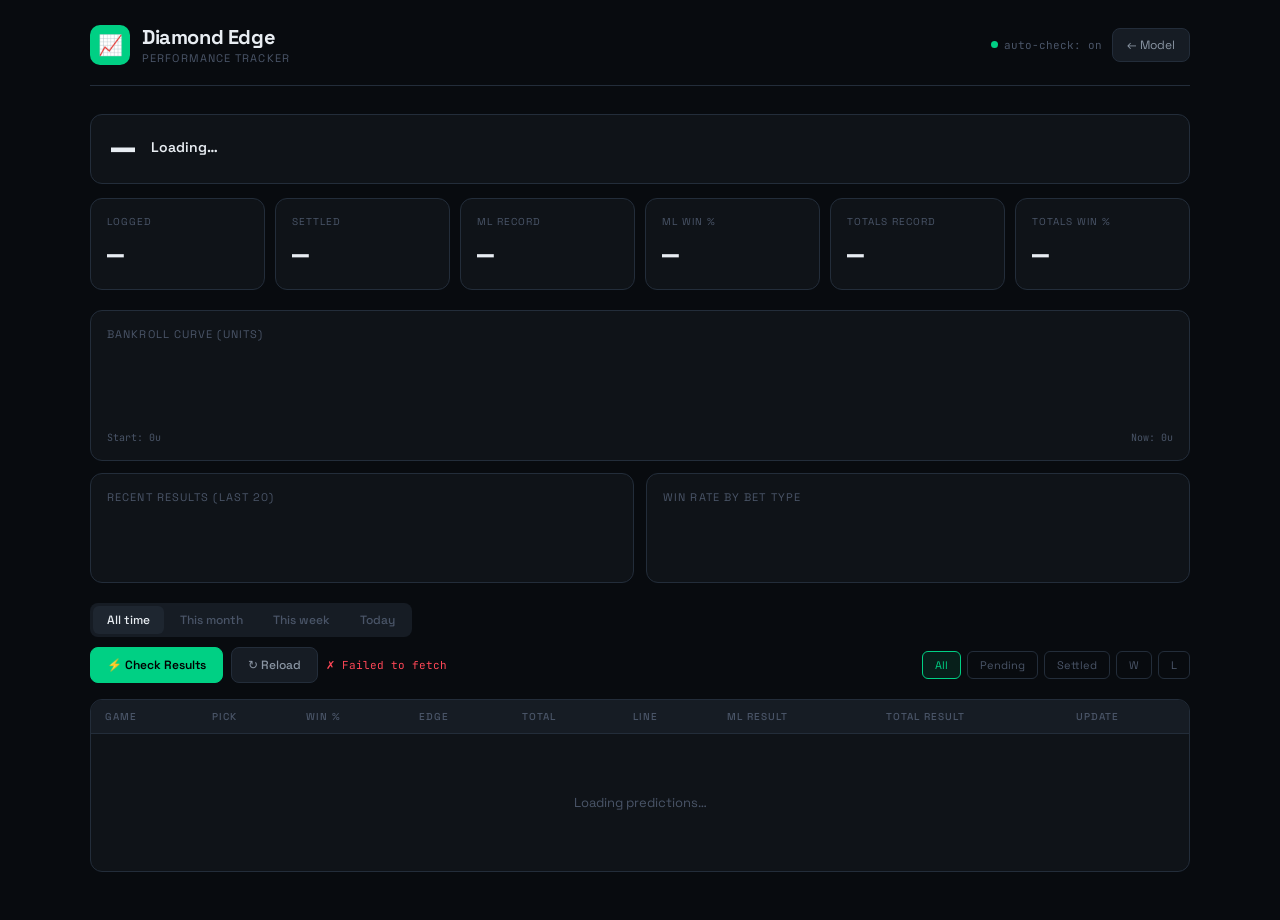
<file: backup/tracker_clean.html>
<!DOCTYPE html>
<html lang="en">
<head>
<meta charset="UTF-8">
<meta name="viewport" content="width=device-width, initial-scale=1.0">
<title>Diamond Edge · Tracker</title>
<link rel="preconnect" href="https://fonts.googleapis.com">
<link href="https://fonts.googleapis.com/css2?family=Space+Grotesk:wght@300;400;500;600;700&family=JetBrains+Mono:wght@400;500&display=swap" rel="stylesheet">
<style>
:root {
  --bg: #080b0f;
  --surface: #0f1318;
  --surface2: #161c24;
  --surface3: #1e2630;
  --border: #232d3a;
  --text: #e8edf2;
  --text2: #8a95a3;
  --text3: #4a5568;
  --green: #00d084;
  --green-bg: rgba(0,208,132,0.1);
  --green-border: rgba(0,208,132,0.25);
  --red: #ff4757;
  --red-bg: rgba(255,71,87,0.1);
  --red-border: rgba(255,71,87,0.25);
  --amber: #ffa502;
  --amber-bg: rgba(255,165,2,0.1);
  --blue: #2e86de;
  --blue-bg: rgba(46,134,222,0.1);
  --mono: 'JetBrains Mono', monospace;
}

* { box-sizing: border-box; margin: 0; padding: 0; }

body {
  font-family: 'Space Grotesk', sans-serif;
  background: var(--bg);
  color: var(--text);
  min-height: 100vh;
  padding: 24px 20px 48px;
}

.container { max-width: 1100px; margin: 0 auto; }

/* ── HEADER ── */
.header {
  display: flex;
  justify-content: space-between;
  align-items: center;
  margin-bottom: 28px;
  padding-bottom: 20px;
  border-bottom: 1px solid var(--border);
}
.brand { display: flex; align-items: center; gap: 12px; }
.brand-icon {
  width: 40px; height: 40px;
  background: var(--green);
  border-radius: 10px;
  display: flex; align-items: center; justify-content: center;
  font-size: 20px;
}
.brand-name { font-size: 20px; font-weight: 700; letter-spacing: -0.02em; }
.brand-sub { font-size: 11px; color: var(--text3); letter-spacing: 0.1em; margin-top: 1px; }
.header-right { display: flex; align-items: center; gap: 10px; }
.back-btn {
  background: var(--surface2);
  border: 1px solid var(--border);
  color: var(--text2);
  padding: 8px 14px;
  border-radius: 8px;
  font-family: inherit;
  font-size: 12px;
  cursor: pointer;
  text-decoration: none;
  display: inline-flex;
  align-items: center;
  gap: 6px;
  transition: all 0.15s;
}
.back-btn:hover { border-color: var(--green); color: var(--green); }
.auto-badge {
  display: flex;
  align-items: center;
  gap: 6px;
  font-size: 11px;
  color: var(--text3);
  font-family: var(--mono);
}
.auto-dot {
  width: 7px; height: 7px;
  border-radius: 50%;
  background: var(--green);
  animation: pulse 2s infinite;
}
@keyframes pulse {
  0%, 100% { opacity: 1; }
  50% { opacity: 0.3; }
}

/* ── STATS GRID ── */
.stats-grid {
  display: grid;
  grid-template-columns: repeat(6, 1fr);
  gap: 10px;
  margin-bottom: 20px;
}
@media (max-width: 900px) { .stats-grid { grid-template-columns: repeat(3, 1fr); } }
@media (max-width: 500px) { .stats-grid { grid-template-columns: repeat(2, 1fr); } }

.stat-card {
  background: var(--surface);
  border: 1px solid var(--border);
  border-radius: 12px;
  padding: 16px;
  position: relative;
  overflow: hidden;
}
.stat-card::before {
  content: '';
  position: absolute;
  top: 0; left: 0; right: 0;
  height: 2px;
  background: var(--green);
  opacity: 0;
  transition: opacity 0.2s;
}
.stat-card.positive::before { opacity: 1; background: var(--green); }
.stat-card.negative::before { opacity: 1; background: var(--red); }
.stat-label { font-size: 10px; color: var(--text3); letter-spacing: 0.1em; text-transform: uppercase; margin-bottom: 8px; }
.stat-value { font-size: 28px; font-weight: 700; font-family: var(--mono); letter-spacing: -0.02em; }
.stat-sub { font-size: 10px; color: var(--text3); margin-top: 4px; }
.stat-sub.up { color: var(--green); }
.stat-sub.down { color: var(--red); }

/* ── CHART ── */
.chart-row {
  display: grid;
  grid-template-columns: 1fr 1fr;
  gap: 12px;
  margin-bottom: 20px;
}
@media (max-width: 700px) { .chart-row { grid-template-columns: 1fr; } }

.chart-card {
  background: var(--surface);
  border: 1px solid var(--border);
  border-radius: 12px;
  padding: 16px;
}
.chart-title {
  font-size: 11px;
  color: var(--text3);
  letter-spacing: 0.1em;
  text-transform: uppercase;
  margin-bottom: 14px;
}
.bar-chart { display: flex; flex-direction: column; gap: 10px; }
.bar-row { display: flex; align-items: center; gap: 10px; }
.bar-label { font-size: 11px; color: var(--text2); width: 80px; flex-shrink: 0; font-family: var(--mono); }
.bar-track {
  flex: 1; height: 6px;
  background: var(--surface3);
  border-radius: 3px;
  overflow: hidden;
}
.bar-fill {
  height: 100%;
  border-radius: 3px;
  background: var(--green);
  transition: width 0.6s cubic-bezier(0.4,0,0.2,1);
}
.bar-fill.red { background: var(--red); }
.bar-val { font-size: 11px; color: var(--text2); font-family: var(--mono); width: 36px; text-align: right; }

.sparkline-wrap { display: flex; align-items: flex-end; gap: 3px; height: 48px; }
.spark-bar {
  flex: 1;
  border-radius: 2px 2px 0 0;
  min-height: 3px;
  transition: height 0.4s ease;
}
.spark-bar.w { background: var(--green); }
.spark-bar.l { background: var(--red); }
.spark-bar.p { background: var(--text3); }
.spark-bar.pending { background: var(--amber); opacity: 0.4; }

/* ── CONTROLS ── */
.controls {
  display: flex;
  gap: 8px;
  margin-bottom: 16px;
  flex-wrap: wrap;
  align-items: center;
}
.btn {
  background: var(--surface2);
  border: 1px solid var(--border);
  color: var(--text2);
  padding: 9px 16px;
  border-radius: 8px;
  font-family: inherit;
  font-size: 12px;
  font-weight: 500;
  cursor: pointer;
  transition: all 0.15s;
  display: inline-flex;
  align-items: center;
  gap: 6px;
}
.btn:hover { border-color: var(--text2); color: var(--text); }
.btn.primary { background: var(--green); border-color: var(--green); color: #000; font-weight: 600; }
.btn.primary:hover { background: #00e891; }
.btn:disabled { opacity: 0.4; cursor: not-allowed; }
.status-msg { font-size: 11px; color: var(--text3); font-family: var(--mono); }
.status-msg.ok { color: var(--green); }
.status-msg.err { color: var(--red); }
.status-msg.loading { color: var(--amber); }
.filter-row { display: flex; gap: 6px; margin-left: auto; }
.filter-btn {
  background: transparent;
  border: 1px solid var(--border);
  color: var(--text3);
  padding: 6px 12px;
  border-radius: 6px;
  font-family: inherit;
  font-size: 11px;
  cursor: pointer;
  transition: all 0.15s;
}
.filter-btn.active { border-color: var(--green); color: var(--green); background: var(--green-bg); }

/* ── LOG TABLE ── */
.log-card {
  background: var(--surface);
  border: 1px solid var(--border);
  border-radius: 12px;
  overflow: hidden;
}
.log-table { width: 100%; border-collapse: collapse; }
.log-table th {
  text-align: left;
  padding: 10px 14px;
  font-size: 10px;
  color: var(--text3);
  letter-spacing: 0.1em;
  text-transform: uppercase;
  border-bottom: 1px solid var(--border);
  background: var(--surface2);
  font-weight: 500;
}
.log-table td {
  padding: 12px 14px;
  font-size: 13px;
  border-bottom: 1px solid var(--border);
  vertical-align: middle;
}
.log-table tr:last-child td { border-bottom: none; }
.log-table tr:hover td { background: var(--surface2); }
.game-cell { font-weight: 600; }
.game-cell .away { color: var(--text2); }
.game-cell .home { color: var(--text); }
.mono { font-family: var(--mono); font-size: 12px; }
.pick-cell { font-family: var(--mono); font-weight: 500; }
.edge-pos { color: var(--green); }
.edge-neg { color: var(--red); }
.edge-flat { color: var(--text3); }
.pill {
  display: inline-flex;
  align-items: center;
  gap: 4px;
  padding: 3px 8px;
  border-radius: 4px;
  font-size: 10px;
  font-weight: 600;
  letter-spacing: 0.05em;
  font-family: var(--mono);
}
.pill-w { background: var(--green-bg); color: var(--green); border: 1px solid var(--green-border); }
.pill-l { background: var(--red-bg); color: var(--red); border: 1px solid var(--red-border); }
.pill-p { background: var(--surface3); color: var(--text3); border: 1px solid var(--border); }
.pill-pending { background: var(--amber-bg); color: var(--amber); border: 1px solid rgba(255,165,2,0.25); }

/* Manual result entry */
.result-entry { display: flex; gap: 4px; align-items: center; }
.mini-input {
  background: var(--surface3);
  border: 1px solid var(--border);
  color: var(--text);
  padding: 4px 8px;
  border-radius: 5px;
  font-family: var(--mono);
  font-size: 11px;
  width: 70px;
}
.mini-input:focus { outline: none; border-color: var(--green); }
.save-btn {
  background: var(--green);
  border: none;
  color: #000;
  padding: 4px 10px;
  border-radius: 5px;
  font-family: inherit;
  font-size: 11px;
  font-weight: 600;
  cursor: pointer;
}
.save-btn:hover { background: #00e891; }

.empty-state {
  text-align: center;
  padding: 48px 20px;
  color: var(--text3);
  font-size: 13px;
}

@media (max-width: 700px) {
  .log-table th:nth-child(n+5),
  .log-table td:nth-child(n+5) { display: none; }
}

/* STREAK */
.streak-banner{display:flex;align-items:center;justify-content:space-between;background:var(--surface);border:1px solid var(--border);border-radius:12px;padding:14px 20px;margin-bottom:14px;flex-wrap:wrap;gap:10px;}
.streak-num{font-size:40px;font-weight:700;font-family:var(--mono);line-height:1;}
.streak-num.green{color:var(--green);}
.streak-num.red{color:var(--red);}
.streak-dots{display:flex;gap:4px;margin-top:4px;}
.streak-dot{width:9px;height:9px;border-radius:50%;}
.streak-dot.w{background:var(--green);}
.streak-dot.l{background:var(--red);}
/* ROI stat */
.roi-pos{color:var(--green)!important;}
.roi-neg{color:var(--red)!important;}
/* Date tabs */
.date-tabs{display:flex;gap:2px;background:var(--surface2);border-radius:8px;padding:3px;width:fit-content;margin-bottom:10px;}
.date-tab{background:transparent;border:none;color:var(--text3);padding:6px 14px;border-radius:6px;font-family:inherit;font-size:12px;cursor:pointer;transition:all 0.15s;font-weight:500;}
.date-tab.active{background:var(--surface3);color:var(--text);}
/* Row colors */
.log-table tr.row-w td{background:rgba(0,208,132,0.03);}
.log-table tr.row-l td{background:rgba(255,71,87,0.03);}
.log-table tr.row-w:hover td{background:rgba(0,208,132,0.07);}
.log-table tr.row-l:hover td{background:rgba(255,71,87,0.07);}
/* Bankroll */
.bankroll-chart{height:70px;margin-bottom:6px;}
.bankroll-svg{width:100%;height:100%;overflow:visible;}
/* Sort headers */
.log-table th{cursor:pointer;}
.log-table th:hover{color:var(--text2);}
</style>
</head>
<body>
<div class="container">

  <!-- HEADER -->
  <div class="header">
    <div class="brand">
      <div class="brand-icon">📈</div>
      <div>
        <div class="brand-name">Diamond Edge</div>
        <div class="brand-sub">PERFORMANCE TRACKER</div>
      </div>
    </div>
    <div class="header-right">
      <div class="auto-badge">
        <div class="auto-dot"></div>
        <span id="auto-label">auto-check: on</span>
      </div>
      <a href="index.html" class="back-btn">← Model</a>
    </div>
  </div>

  <!-- STATS -->
  <!-- STREAK -->
<div class="streak-banner">
  <div style="display:flex;align-items:center;gap:16px;">
    <div><div class="streak-num" id="streak-num">—</div></div>
    <div><div style="font-size:14px;font-weight:600;" id="streak-type">Loading…</div><div class="streak-dots" id="streak-dots"></div></div>
  </div>
  <div style="font-size:11px;color:var(--text3);font-family:var(--mono);" id="streak-last"></div>
</div>
<div class="stats-grid" id="stats-grid">
    <div class="stat-card"><div class="stat-label">Logged</div><div class="stat-value" id="s-logged">—</div></div>
    <div class="stat-card"><div class="stat-label">Settled</div><div class="stat-value" id="s-settled">—</div></div>
    <div class="stat-card" id="sc-ml"><div class="stat-label">ML Record</div><div class="stat-value" id="s-ml-rec">—</div></div>
    <div class="stat-card" id="sc-ml-pct"><div class="stat-label">ML Win %</div><div class="stat-value" id="s-ml-pct">—</div></div>
    <div class="stat-card" id="sc-tot"><div class="stat-label">Totals Record</div><div class="stat-value" id="s-tot-rec">—</div></div>
    <div class="stat-card" id="sc-tot-pct"><div class="stat-label">Totals Win %</div><div class="stat-value" id="s-tot-pct">—</div></div>
  </div>

  <!-- CHARTS -->
  <div class="chart-card" style="margin-bottom:12px;">
  <div class="chart-title">Bankroll curve (units)</div>
  <div class="bankroll-chart"><svg class="bankroll-svg" id="bankroll-svg" viewBox="0 0 600 70" preserveAspectRatio="none"></svg></div>
  <div style="display:flex;justify-content:space-between;"><span style="font-size:10px;color:var(--text3);font-family:var(--mono);" id="bank-start">Start: 0u</span><span style="font-size:10px;color:var(--text3);font-family:var(--mono);" id="bank-end">Now: 0u</span></div>
</div>
<div class="chart-row">
    <div class="chart-card">
      <div class="chart-title">Recent results (last 20)</div>
      <div class="sparkline-wrap" id="sparkline"></div>
    </div>
    <div class="chart-card">
      <div class="chart-title">Win rate by bet type</div>
      <div class="bar-chart" id="bar-chart"></div>
    </div>
  </div>

  <!-- CONTROLS -->
  <div class="date-tabs">
  <button class="date-tab active" onclick="setDateRange('all',this)">All time</button>
  <button class="date-tab" onclick="setDateRange('month',this)">This month</button>
  <button class="date-tab" onclick="setDateRange('week',this)">This week</button>
  <button class="date-tab" onclick="setDateRange('today',this)">Today</button>
</div>
<div class="controls">
    <button class="btn primary" onclick="checkResults()">⚡ Check Results</button>
    <button class="btn" onclick="loadData()">↻ Reload</button>
    <span class="status-msg" id="status-msg"></span>
    <div class="filter-row">
      <button class="filter-btn active" onclick="setFilter('all',this)">All</button>
      <button class="filter-btn" onclick="setFilter('pending',this)">Pending</button>
      <button class="filter-btn" onclick="setFilter('settled',this)">Settled</button>
      <button class="filter-btn" onclick="setFilter('w',this)">W</button>
      <button class="filter-btn" onclick="setFilter('l',this)">L</button>
    </div>
  </div>

  <!-- LOG -->
  <div class="log-card">
    <table class="log-table">
      <thead>
        <tr>
          <th>Game</th>
          <th>Pick</th>
          <th>Win %</th>
          <th>Edge</th>
          <th>Total</th>
          <th>Line</th>
          <th>ML Result</th>
          <th>Total Result</th>
          <th>Update</th>
        </tr>
      </thead>
      <tbody id="log-body">
        <tr><td colspan="9"><div class="empty-state">Loading predictions…</div></td></tr>
      </tbody>
    </table>
  </div>

</div>

<script>
// ─── CONFIG ───────────────────────────────────────────────
const SHEET_URL  = 'https://script.google.com/macros/s/AKfycbzINtK__4ges-rEU6Qqg-XP467pKRK5ljVUP6sMSQ0H1zRbB1FLtpY1A7pjM_6Sx-7d/exec';
const MLB_API    = 'https://statsapi.mlb.com/api/v1';
const PROXIES    = [
  u => 'https://corsproxy.io/?url=' + encodeURIComponent(u),
  u => 'https://api.allorigins.win/raw?url=' + encodeURIComponent(u),
  u => 'https://api.codetabs.com/v1/proxy?quest=' + encodeURIComponent(u)
];

const TEAM_NAMES = {
  'Arizona Diamondbacks':'ARI','Atlanta Braves':'ATL','Baltimore Orioles':'BAL',
  'Boston Red Sox':'BOS','Chicago Cubs':'CHC','Chicago White Sox':'CWS',
  'Cincinnati Reds':'CIN','Cleveland Guardians':'CLE','Colorado Rockies':'COL',
  'Detroit Tigers':'DET','Houston Astros':'HOU','Kansas City Royals':'KC',
  'Los Angeles Angels':'LAA','Los Angeles Dodgers':'LAD','Miami Marlins':'MIA',
  'Milwaukee Brewers':'MIL','Minnesota Twins':'MIN','New York Mets':'NYM',
  'New York Yankees':'NYY','Athletics':'OAK','Oakland Athletics':'OAK',
  'Philadelphia Phillies':'PHI','Pittsburgh Pirates':'PIT','San Diego Padres':'SD',
  'San Francisco Giants':'SF','Seattle Mariners':'SEA','St. Louis Cardinals':'STL',
  'Tampa Bay Rays':'TB','Texas Rangers':'TEX','Toronto Blue Jays':'TOR',
  'Washington Nationals':'WAS'
};

// ─── STATE ────────────────────────────────────────────────
let ALL_ROWS = [];
let FILTER   = 'all';
let DATE_RANGE = 'all';
let SORT_KEY = null;
let SORT_DIR = 1;

// ─── SHEET API ────────────────────────────────────────────
async function sheetGet(action = 'read') {
  const r = await fetch(SHEET_URL + '?action=' + action);
  return r.json();
}

async function sheetPost(body) {
  const r = await fetch(SHEET_URL, {
    method: 'POST',
    headers: { 'Content-Type': 'text/plain' },
    body: JSON.stringify(body)
  });
  return r.json();
}

// ─── MLB SCORES via proxy ─────────────────────────────────
async function proxyFetch(url) {
  for (const p of PROXIES) {
    try {
      const r = await fetch(p(url));
      if (!r.ok) continue;
      return await r.json();
    } catch(e) { /* try next */ }
  }
  throw new Error('All proxies failed');
}

async function fetchScores(dateStr) {
  const url = MLB_API + '/schedule?sportId=1&date=' + dateStr + '&hydrate=linescore';
  const d   = await proxyFetch(url);
  const map = {};
  if (!d.dates || !d.dates[0]) return map;
  d.dates[0].games.forEach(g => {
    if (g.status.statusCode !== 'F') return;
    const a = TEAM_NAMES[g.teams.away.team.name];
    const h = TEAM_NAMES[g.teams.home.team.name];
    if (!a || !h) return;
    const as = g.teams.away.score || 0;
    const hs = g.teams.home.score || 0;
    map[a + '@' + h] = { winner: hs > as ? h : a, total: as + hs };
  });
  return map;
}

// ─── GRADING ──────────────────────────────────────────────
function gradeML(pick, winner) {
  if (!pick || !winner) return null;
  return pick.trim().toUpperCase() === winner.trim().toUpperCase() ? 'W' : 'L';
}

function gradeTotal(recTotal, totalLine, actualTotal) {
  if (!recTotal || totalLine == null || actualTotal == null) return null;
  const line = parseFloat(totalLine);
  const actual = parseFloat(actualTotal);
  if (isNaN(line) || isNaN(actual)) return null;
  if (recTotal.indexOf('OVER') === 0)  return actual > line ? 'W' : actual === line ? 'P' : 'L';
  if (recTotal.indexOf('UNDER') === 0) return actual < line ? 'W' : actual === line ? 'P' : 'L';
  return null;
}

// ─── MAIN: CHECK RESULTS ──────────────────────────────────
async function checkResults() {
  setStatus('Checking MLB scores…', 'loading');

  // Get all unique dates from pending rows
  const pending = ALL_ROWS.filter(r => !r.result);
  if (pending.length === 0) { setStatus('No pending predictions.', 'ok'); return; }

  const dates = [...new Set(pending.map(r => (r.date || '').substring(0,10)).filter(Boolean))];
  
  // Fetch scores for each date
  const scoresByDate = {};
  for (const d of dates) {
    try { scoresByDate[d] = await fetchScores(d); } catch(e) { /* skip */ }
  }

  let updated = 0;
  for (const row of pending) {
    const dateStr = (row.date || '').substring(0,10);
    const scores  = scoresByDate[dateStr];
    if (!scores) continue;

    const key    = row.away + '@' + row.home;
    const result = scores[key];
    if (!result) continue; // game not final yet

    const mlGrade    = gradeML(row.pick, result.winner);
    const totalGrade = gradeTotal(row.recTotal, row.totalLine, result.total);
    const resultStr  = 'ML ' + (mlGrade||'?') + ' / Total ' + (totalGrade||'-');

    const fields = {
      actualWinner: result.winner,
      actualTotal:  result.total,
      result:       resultStr
    };

    try {
      await sheetPost({ action: 'update', id: row.id, fields });
      // Update local state
      Object.assign(row, fields);
      updated++;
    } catch(e) { /* continue */ }
  }

  if (updated > 0) {
    render();
    setStatus('✓ Updated ' + updated + ' result' + (updated > 1 ? 's' : ''), 'ok');
  } else {
    setStatus('✓ Checked — no new final scores yet', 'ok');
  }
}

function calcROI(row) {
  const mlR = parseResultPart(row.result,'ML');
  if (!mlR || mlR==='?') return null;
  if (mlR==='L') return -1;
  const m = String(row.recML||'').match(/([+-]\d+)/);
  if (!m) return 1;
  const odds = parseInt(m[1]);
  if (odds > 0) return odds/100;
  if (odds < 0) return 100/Math.abs(odds);
  return 1;
}

function setDateRange(r, btn) {
  DATE_RANGE = r;
  document.querySelectorAll('.date-tab').forEach(b=>b.classList.remove('active'));
  btn.classList.add('active');
  render();
}

function sortBy(key) {
  if (SORT_KEY===key) SORT_DIR*=-1; else { SORT_KEY=key; SORT_DIR=-1; }
  render();
}

function getFilteredRows() {
  let rows = [...ALL_ROWS];
  const now = new Date();
  const today = now.toISOString().substring(0,10);
  const weekAgo  = new Date(now-7*86400000).toISOString().substring(0,10);
  const monthAgo = new Date(now-30*86400000).toISOString().substring(0,10);
  if (DATE_RANGE==='today') rows=rows.filter(r=>(r.date||'').substring(0,10)===today);
  if (DATE_RANGE==='week')  rows=rows.filter(r=>(r.date||'').substring(0,10)>=weekAgo);
  if (DATE_RANGE==='month') rows=rows.filter(r=>(r.date||'').substring(0,10)>=monthAgo);
  if (FILTER==='pending') rows=rows.filter(r=>!r.result||r.result.includes('?'));
  if (FILTER==='settled') rows=rows.filter(r=>r.result&&!r.result.includes('?'));
  if (FILTER==='w') rows=rows.filter(r=>/ML W/.test(r.result));
  if (FILTER==='l') rows=rows.filter(r=>/ML L/.test(r.result));
  if (SORT_KEY) rows.sort((a,b)=>{
    let av=parseFloat(a[SORT_KEY])||0, bv=parseFloat(b[SORT_KEY])||0;
    return (av-bv)*SORT_DIR;
  });
  return rows;
}

function renderStreak(rows) {
  const settled = rows.filter(r=>r.result&&!r.result.includes('?'));
  if (!settled.length) { setText('streak-num','—'); setText('streak-type','No results yet'); return; }
  const grades = settled.map(r=>{ const m=String(r.result).match(/ML\s+(\w)/); return m?m[1]:null; }).filter(Boolean);
  let streak=0, type=grades[0];
  for (const g of grades) { if(g===type) streak++; else break; }
  const numEl=document.getElementById('streak-num');
  if(numEl){ numEl.textContent=streak; numEl.className='streak-num '+(type==='W'?'green':'red'); }
  setText('streak-type', type==='W'?'WIN STREAK 🔥':'LOSING STREAK');
  setText('streak-last','Last: '+grades.slice(0,5).join(' '));
  const dots=document.getElementById('streak-dots');
  if(dots) dots.innerHTML=grades.slice(0,10).map(g=>`<div class="streak-dot ${g.toLowerCase()}"></div>`).join('');
}

function renderBankroll(rows) {
  const settled=rows.filter(r=>r.result&&!r.result.includes('?')).reverse();
  let units=0, points=[0];
  settled.forEach(r=>{ const roi=calcROI(r); if(roi!==null){units+=roi;points.push(units);} });
  const svg=document.getElementById('bankroll-svg');
  if(!svg) return;
  if(points.length<2){ svg.innerHTML='<text x="300" y="35" text-anchor="middle" fill="#4a5568" font-size="12" font-family="Space Grotesk">No settled results yet</text>'; return; }
  const W=600,H=70,pad=4, min=Math.min(...points), max=Math.max(...points), range=max-min||1;
  const xs=points.map((_,i)=>pad+(W-2*pad)*i/(points.length-1));
  const ys=points.map(v=>H-pad-(H-2*pad)*(v-min)/range);
  const path='M '+xs.map((x,i)=>x+','+ys[i]).join(' L ');
  const fill='M '+xs[0]+','+H+' L '+xs.map((x,i)=>x+','+ys[i]).join(' L ')+' L '+xs[xs.length-1]+','+H+' Z';
  const color=units>=0?'#00d084':'#ff4757';
  svg.innerHTML=`<defs><linearGradient id="bg" x1="0" y1="0" x2="0" y2="1"><stop offset="0%" stop-color="${color}" stop-opacity="0.2"/><stop offset="100%" stop-color="${color}" stop-opacity="0"/></linearGradient></defs><path d="${fill}" fill="url(#bg)"/><path d="${path}" fill="none" stroke="${color}" stroke-width="2" stroke-linejoin="round"/><circle cx="${xs[xs.length-1]}" cy="${ys[ys.length-1]}" r="3" fill="${color}"/>`;
  setText('bank-start','Start: 0u');
  setText('bank-end','Now: '+(units>=0?'+':'')+units.toFixed(2)+'u');
}

function renderROI(rows) {
  const settled=rows.filter(r=>r.result&&!r.result.includes('?'));
  let roi=0, count=0;
  settled.forEach(r=>{ const r2=calcROI(r); if(r2!==null){roi+=r2;count++;} });
  const el=document.getElementById('s-roi');
  if(el){ el.textContent=(roi>=0?'+':'')+roi.toFixed(2)+'u'; el.className='stat-value '+(roi>=0?'roi-pos':'roi-neg'); }
  setText('s-roi-sub', count>0?'from '+count+' settled':'—');
}


async function loadData() {
  setStatus('Loading…', 'loading');
  try {
    const d = await sheetGet('read');
    if (!d.success) throw new Error(d.error || 'Failed');
    ALL_ROWS = (d.rows || []).reverse(); // most recent first
    render();
    setStatus('✓ ' + ALL_ROWS.length + ' predictions', 'ok');
  } catch(e) {
    setStatus('✗ ' + e.message, 'err');
  }
}

// ─── RENDER ───────────────────────────────────────────────
function render() {
  const rows = getFilteredRows();
  // Auto-grade rows with actualWinner
  rows.forEach(r => {
    if (r.actualWinner && (!r.result || r.result.includes('?'))) {
      const mlG  = gradeML(r.pick, r.actualWinner);
      const totG = gradeTotal(r.recTotal, r.totalLine, r.actualTotal);
      r.result   = 'ML '+(mlG||'?')+' / Total '+(totG||'-');
    }
  });
  renderStreak(rows);
  renderStats(rows);
  renderBankroll(rows);
  renderROI(rows);
  renderCharts(rows);
  renderLog(rows);
}

function renderStats(rows) {
  // Auto-grade any row with actualWinner but no result string
  ALL_ROWS.forEach(r => {
    if (r.actualWinner && !r.result) {
      const mlG  = gradeML(r.pick, r.actualWinner);
      const totG = gradeTotal(r.recTotal, r.totalLine, r.actualTotal);
      r.result   = 'ML ' + (mlG||'?') + ' / Total ' + (totG||'-');
    }
  });

  const settled = (rows||ALL_ROWS).filter(r => r.result && !r.result.includes('?'));
  let mlW=0,mlL=0,totW=0,totL=0,totP=0;
  settled.forEach(r => {
    const m = String(r.result).match(/ML\s+(\w)/);
    const t = String(r.result).match(/Total\s+(\w)/);
    if (m) { if(m[1]==='W') mlW++; else if(m[1]==='L') mlL++; }
    if (t) { if(t[1]==='W') totW++; else if(t[1]==='L') totL++; else if(t[1]==='P') totP++; }
  });
  const mlG = mlW+mlL, totG = totW+totL;
  const mlPct  = mlG  > 0 ? (mlW/mlG*100).toFixed(1)  : null;
  const totPct = totG > 0 ? (totW/totG*100).toFixed(1) : null;

  setText('s-logged',   ALL_ROWS.length);
  setText('s-settled',  settled.length);
  setText('s-ml-rec',   mlG  > 0 ? mlW+'-'+mlL  : '—');
  setText('s-tot-rec',  totG > 0 ? totW+'-'+totL+(totP?'-'+totP:'') : '—');
  setText('s-ml-pct',   mlPct  ? mlPct+'%'  : '—');
  setText('s-tot-pct',  totPct ? totPct+'%' : '—');

  const bev = 52.4;
  if (mlPct)  styleCard('sc-ml-pct',  parseFloat(mlPct)  >= bev);
  if (totPct) styleCard('sc-tot-pct', parseFloat(totPct) >= bev);
}

function styleCard(id, positive) {
  const el = document.getElementById(id);
  if (!el) return;
  el.classList.toggle('positive', positive);
  el.classList.toggle('negative', !positive);
}

function renderCharts(rows) {
  const allRows = rows || ALL_ROWS;
  // Sparkline — last 20 settled results
  const settled = allRows.filter(r => r.result && !r.result.includes('?')).slice(0, 20).reverse();
  const spark = document.getElementById('sparkline');
  if (!spark) return;
  if (settled.length === 0) { spark.innerHTML = '<div style="color:var(--text3);font-size:11px;">No settled results yet</div>'; return; }
  const maxH = 48;
  spark.innerHTML = settled.map(r => {
    const m = String(r.result).match(/ML\s+(\w)/);
    const grade = m ? m[1].toLowerCase() : 'pending';
    const h = grade === 'w' ? maxH : grade === 'l' ? 20 : 10;
    return `<div class="spark-bar ${grade}" style="height:${h}px;" title="${r.away}@${r.home}: ${r.result}"></div>`;
  }).join('');

  // Bar chart — win rates by category
  const bc = document.getElementById('bar-chart');
  if (!bc) return;
  const cats = [
    { label: 'ML overall', rows: settled.filter(r => /ML [WL]/.test(r.result)), key: 'ML' },
    { label: 'Totals',     rows: settled.filter(r => /Total [WL]/.test(r.result)), key: 'Total' },
    { label: '+EV picks',  rows: settled.filter(r => parseFloat(r.mlEdge) >= 4), key: 'ML' },
  ];
  bc.innerHTML = cats.map(cat => {
    let w=0, l=0;
    cat.rows.forEach(r => {
      const m = String(r.result).match(new RegExp(cat.key + '\\s+(\\w)'));
      if (m) { if(m[1]==='W') w++; else if(m[1]==='L') l++; }
    });
    const total = w+l;
    const pct   = total > 0 ? Math.round(w/total*100) : 0;
    const bad   = total > 0 && pct < 52;
    return `<div class="bar-row">
      <div class="bar-label">${cat.label}</div>
      <div class="bar-track"><div class="bar-fill ${bad?'red':''}" style="width:${pct}%"></div></div>
      <div class="bar-val">${total > 0 ? pct+'%' : '—'}</div>
    </div>`;
  }).join('');
}

function renderLog(filteredRows) {
  const body = document.getElementById('log-body');
  const rows = filteredRows || ALL_ROWS;

  if (rows.length === 0) {
    body.innerHTML = `<tr><td colspan="10"><div class="empty-state">No predictions match this filter.</div></td></tr>`;
    return;
  }

  body.innerHTML = rows.map(r => {
    const awayTeam  = r.away || '';
    const homeTeam  = r.home || '';
    const date      = formatDate(r.date);
    const edgePct   = parseFloat(r.mlEdge);
    const edgeCls   = isNaN(edgePct) ? 'edge-flat' : edgePct >= 4 ? 'edge-pos' : edgePct <= -4 ? 'edge-neg' : 'edge-flat';
    const edgeStr   = isNaN(edgePct) ? '—' : (edgePct>0?'+':'') + edgePct.toFixed(1) + '%';
    const mlR       = parseResultPart(r.result, 'ML');
    const totR      = parseResultPart(r.result, 'Total');
    const isSettled = r.result && !r.result.includes('?');
    const rowCls    = mlR==='W' ? 'row-w' : mlR==='L' ? 'row-l' : 'row-pending';
    
    // ROI for this pick
    const roi    = calcROI(r);
    const roiStr = roi===null ? '—' : roi>=0
      ? `<span style="color:var(--green);font-family:var(--mono);font-size:12px;">+${roi.toFixed(2)}u</span>`
      : `<span style="color:var(--red);font-family:var(--mono);font-size:12px;">${roi.toFixed(2)}u</span>`;

    const updateCell = !isSettled
      ? `<div class="result-entry">
           <input class="mini-input" id="w_${r.id}" placeholder="Winner">
           <input class="mini-input" id="t_${r.id}" placeholder="Total" type="number" step="0.5">
           <button class="save-btn" onclick="saveManual('${r.id}')">Save</button>
         </div>`
      : '';

    return `<tr class="${rowCls}">
      <td><div class="game-cell"><span class="away">${awayTeam}</span>${awayTeam?' @ ':''}<span class="home">${homeTeam}</span><div style="font-size:10px;color:var(--text3);margin-top:2px;">${date}</div></div></td>
      <td><div class="pick-cell">${r.pick||'—'}</div><div style="font-size:10px;color:var(--text3);max-width:130px;overflow:hidden;text-overflow:ellipsis;white-space:nowrap;">${r.recML||''}</div></td>
      <td class="mono">${r.winPct||'—'}</td>
      <td class="mono ${edgeCls}">${edgeStr}</td>
      <td class="mono">${r.predTotal||'—'}</td>
      <td class="mono">${r.totalLine||'—'}</td>
      <td>${pillHtml(mlR)}</td>
      <td>${pillHtml(totR)}</td>
      <td>${roiStr}</td>
      <td>${updateCell}</td>
    </tr>`;
  }).join('');
}

function parseResultPart(result, key) {
  if (!result) return null;
  const m = String(result).match(new RegExp(key + '\\s+(\\w)'));
  return m ? m[1] : null;
}

function pillHtml(grade) {
  if (!grade) return '<span class="pill pill-pending">PENDING</span>';
  const cls = grade === 'W' ? 'pill-w' : grade === 'L' ? 'pill-l' : 'pill-p';
  return `<span class="pill ${cls}">${grade}</span>`;
}

function formatDate(d) {
  if (!d) return '—';
  const dt = new Date(d);
  if (isNaN(dt)) return String(d).substring(0,10);
  return (dt.getMonth()+1) + '/' + dt.getDate();
}

function setText(id, val) {
  const el = document.getElementById(id);
  if (el) el.textContent = val;
}

function setStatus(msg, type) {
  const el = document.getElementById('status-msg');
  if (!el) return;
  el.textContent = msg;
  el.className = 'status-msg ' + (type||'');
}

function setFilter(f, btn) {
  FILTER = f;
  document.querySelectorAll('.filter-btn').forEach(b => b.classList.remove('active'));
  btn.classList.add('active');
  renderLog();
}

// ─── MANUAL SAVE ──────────────────────────────────────────
async function saveManual(id) {
  const winnerEl = document.getElementById('w_' + id);
  const totalEl  = document.getElementById('t_' + id);
  if (!winnerEl || !totalEl) return;

  const winner = winnerEl.value.trim().toUpperCase();
  const total  = parseFloat(totalEl.value);
  if (!winner) { alert('Enter winner team code (e.g. NYY)'); return; }
  if (isNaN(total)) { alert('Enter actual total runs'); return; }

  const row = ALL_ROWS.find(r => r.id === id);
  if (!row) return;

  const mlGrade    = gradeML(row.pick, winner);
  const totalGrade = gradeTotal(row.recTotal, row.totalLine, total);
  const resultStr  = 'ML ' + (mlGrade||'?') + ' / Total ' + (totalGrade||'-');

  const fields = { actualWinner: winner, actualTotal: total, result: resultStr };
  setStatus('Saving…', 'loading');

  try {
    await sheetPost({ action: 'update', id, fields });
    Object.assign(row, fields);
    render();
    setStatus('✓ Saved', 'ok');
  } catch(e) {
    setStatus('✗ ' + e.message, 'err');
  }
}

// ─── AUTO-CHECK every 30 minutes ─────────────────────────
let autoInterval = null;

function startAutoCheck() {
  if (autoInterval) return;
  autoInterval = setInterval(() => {
    const hasPending = ALL_ROWS.some(r => !r.result);
    if (hasPending) {
      console.log('Auto-checking results…');
      checkResults();
    }
  }, 30 * 60 * 1000); // 30 minutes
}

// ─── INIT ─────────────────────────────────────────────────
loadData().then(() => {
  startAutoCheck();
});
</script>
</body>
</html>
</file>
<file: css/styles.css>
:root {
  --bg: #0a0d12;
  --surface: #11151b;
  --surface-2: #161b22;
  --surface-3: #1c2230;
  --border: #232a36;
  --border-strong: #2f3847;
  --text: #f0f3f7;
  --text-2: #9aa3b0;
  --text-3: #6b7280;
  --accent: #2563eb;
  --accent-hover: #3b82f6;
  --success: #10b981;
  --success-bg: rgba(16, 185, 129, 0.12);
  --success-border: rgba(16, 185, 129, 0.3);
  --danger: #ef4444;
  --danger-bg: rgba(239, 68, 68, 0.12);
  --warning: #f59e0b;
  --warning-bg: rgba(245, 158, 11, 0.12);
}

* { box-sizing: border-box; }

body {
  font-family: 'Inter', -apple-system, BlinkMacSystemFont, system-ui, sans-serif;
  background: var(--bg);
  color: var(--text);
  margin: 0;
  padding: 16px;
  min-height: 100vh;
  -webkit-font-smoothing: antialiased;
  -moz-osx-font-smoothing: grayscale;
}

.container {
  max-width: 1200px;
  margin: 0 auto;
}

/* ---------------- DESKTOP LAYOUT: Game tab two-column ---------------- */
@media (min-width: 900px) {
  body { padding: 24px 32px; }
  
  .game-layout {
    display: grid;
    grid-template-columns: minmax(360px, 480px) 1fr;
    gap: 20px;
    align-items: start;
  }
  .game-result-col {
    position: sticky;
    top: 24px;
  }
  .game-result-col .empty-result {
    background: var(--surface);
    border-radius: 14px;
    padding: 80px 20px;
    text-align: center;
    color: var(--text-3);
    font-size: 14px;
  }
  
  /* Board view: multi-column grid on desktop */
  #board-list {
    display: grid;
    grid-template-columns: repeat(auto-fill, minmax(280px, 1fr));
    gap: 10px;
  }
  
  /* Tracker log: side-by-side rows make better use of width */
  #log-list {
    display: grid;
    grid-template-columns: repeat(auto-fill, minmax(360px, 1fr));
    gap: 10px;
  }
}

@media (min-width: 600px) and (max-width: 899px) {
  /* Tablet: Board view 2-column */
  #board-list {
    display: grid;
    grid-template-columns: 1fr 1fr;
    gap: 10px;
  }
}

/* ---------------- HEADER ---------------- */
.app-header {
  display: flex;
  justify-content: space-between;
  align-items: center;
  padding: 8px 0 20px;
}
.brand {
  display: flex;
  align-items: center;
  gap: 12px;
}
.brand-logo {
  width: 38px;
  height: 38px;
  background: var(--accent);
  border-radius: 10px;
  display: flex;
  align-items: center;
  justify-content: center;
  font-size: 18px;
}
.brand-text .name {
  font-size: 16px;
  font-weight: 600;
  letter-spacing: -0.01em;
}
.brand-text .sub {
  font-size: 11px;
  color: var(--text-3);
  margin-top: 1px;
}
.live-pill {
  display: inline-flex;
  align-items: center;
  gap: 6px;
  background: var(--surface-2);
  padding: 5px 10px;
  border-radius: 999px;
  font-size: 11px;
  color: var(--text-2);
}
.live-dot {
  width: 6px;
  height: 6px;
  background: var(--success);
  border-radius: 50%;
}

/* ---------------- TABS ---------------- */
.tabs {
  display: flex;
  background: var(--surface);
  border-radius: 12px;
  padding: 4px;
  margin-bottom: 16px;
  gap: 2px;
}
.tab {
  flex: 1;
  background: transparent;
  border: none;
  color: var(--text-3);
  padding: 10px 12px;
  font-family: inherit;
  font-size: 13px;
  font-weight: 500;
  border-radius: 8px;
  cursor: pointer;
  transition: all 0.15s;
}
.tab:hover { color: var(--text-2); }
.tab.active {
  background: var(--surface-2);
  color: var(--text);
}

.tab-content { display: none; }
.tab-content.active { display: block; }

/* ---------------- CARDS ---------------- */
.card {
  background: var(--surface);
  border-radius: 14px;
  padding: 16px;
  margin-bottom: 12px;
}
.card-header {
  display: flex;
  justify-content: space-between;
  align-items: center;
  margin-bottom: 12px;
}
.card-title {
  font-size: 13px;
  font-weight: 600;
  color: var(--text);
  margin: 0;
}
.card-sub {
  font-size: 11px;
  color: var(--text-3);
}

/* ---------------- INPUTS ---------------- */
.input-group { margin-bottom: 12px; }
.input-group:last-child { margin-bottom: 0; }
.label {
  display: block;
  font-size: 11px;
  color: var(--text-3);
  margin-bottom: 6px;
  font-weight: 500;
}
.input, .select {
  width: 100%;
  background: var(--surface-2);
  border: 1px solid var(--border);
  color: var(--text);
  padding: 11px 12px;
  border-radius: 8px;
  font-family: inherit;
  font-size: 14px;
  transition: border-color 0.15s, background 0.15s;
}
.input:focus, .select:focus {
  outline: none;
  border-color: var(--accent);
}
.input.auto-filled {
  border-color: var(--success-border);
  background: rgba(16, 185, 129, 0.04);
}
.input[readonly] { color: var(--text-2); cursor: default; }

.input-row-2 { display: grid; grid-template-columns: 1fr 1fr; gap: 10px; }
.input-row-3 { display: grid; grid-template-columns: 1fr 1fr 1fr; gap: 8px; }
.input-row-4 { display: grid; grid-template-columns: 1fr 1fr 1fr 1fr; gap: 8px; }

@media (max-width: 480px) {
  .input-row-4 { grid-template-columns: 1fr 1fr; }
}

/* ---------------- BUTTONS ---------------- */
.btn {
  background: var(--surface-2);
  border: 1px solid var(--border);
  color: var(--text);
  padding: 12px 16px;
  border-radius: 10px;
  font-family: inherit;
  font-size: 13px;
  font-weight: 500;
  cursor: pointer;
  transition: all 0.15s;
  width: 100%;
}
.btn:hover { background: var(--surface-3); border-color: var(--border-strong); }
.btn:active { transform: scale(0.98); }
.btn:disabled { opacity: 0.4; cursor: not-allowed; }
.btn-primary {
  background: var(--accent);
  border-color: var(--accent);
  color: white;
  font-weight: 600;
}
.btn-primary:hover { background: var(--accent-hover); border-color: var(--accent-hover); }
.btn-row { display: flex; gap: 8px; }
.btn-row .btn { flex: 1; }

/* ---------------- DIAGNOSTIC ---------------- */
.diag {
  background: var(--surface-2);
  border-radius: 8px;
  padding: 12px;
  font-family: 'JetBrains Mono', monospace;
  font-size: 11px;
  color: var(--success);
  line-height: 1.7;
  margin-top: 12px;
  display: none;
}
.diag.show { display: block; }
.diag.error { color: var(--danger); }

/* ---------------- STATUS LINES ---------------- */
.status {
  font-size: 11px;
  color: var(--text-3);
  margin-top: 8px;
}
.status.success { color: var(--success); }
.status.error { color: var(--danger); }
.status.loading { color: var(--warning); }

/* ---------------- BOARD VIEW ---------------- */
.board-game {
  background: var(--surface);
  border-radius: 12px;
  padding: 14px 16px;
  margin-bottom: 8px;
  cursor: pointer;
  transition: background 0.15s;
  border: 1px solid transparent;
}
.board-game:hover { background: var(--surface-2); border-color: var(--border); }
.board-row {
  display: flex;
  justify-content: space-between;
  align-items: center;
}
.board-teams {
  display: flex;
  align-items: center;
  gap: 10px;
}
.board-team {
  font-size: 15px;
  font-weight: 600;
}
.board-vs {
  font-size: 11px;
  color: var(--text-3);
}
.board-time {
  font-size: 12px;
  color: var(--text-3);
}
.board-pitchers {
  font-size: 11px;
  color: var(--text-2);
  margin-top: 6px;
}
.board-odds {
  display: flex;
  gap: 6px;
  margin-top: 10px;
  flex-wrap: wrap;
}
.odds-pill {
  background: var(--surface-2);
  padding: 6px 10px;
  border-radius: 6px;
  font-size: 12px;
  color: var(--text-2);
  font-family: 'JetBrains Mono', monospace;
}
.odds-pill .v { color: var(--text); font-weight: 500; }

/* ---------------- ANALYSIS RESULT ---------------- */
.matchup-card {
  background: var(--surface);
  border-radius: 14px;
  padding: 18px;
  margin-bottom: 12px;
}
.matchup-header {
  display: flex;
  justify-content: space-between;
  align-items: center;
  margin-bottom: 14px;
}
.matchup-teams {
  display: flex;
  align-items: center;
  gap: 12px;
}
.matchup-teams .team {
  font-size: 18px;
  font-weight: 700;
}
.matchup-teams .vs {
  font-size: 12px;
  color: var(--text-3);
}
.matchup-meta {
  font-size: 11px;
  color: var(--text-3);
  text-align: right;
}

.team-grid {
  display: grid;
  grid-template-columns: 1fr 1fr;
  gap: 8px;
  margin-bottom: 14px;
}
.team-cell {
  background: var(--surface-2);
  border-radius: 10px;
  padding: 12px;
}
.team-cell .label {
  font-size: 11px;
  color: var(--text-3);
  margin-bottom: 4px;
}
.team-cell .ml {
  font-size: 22px;
  font-weight: 700;
  font-family: 'JetBrains Mono', monospace;
}
.team-cell .model-pct {
  font-size: 11px;
  color: var(--success);
  margin-top: 2px;
}
.team-cell.under .ml { color: var(--text-3); }
.team-cell.under .model-pct { color: var(--text-3); }

.recommendation {
  border-radius: 12px;
  padding: 14px 16px;
  display: flex;
  justify-content: space-between;
  align-items: center;
  margin-bottom: 12px;
}
.recommendation.positive {
  background: var(--success);
  color: #053527;
}
.recommendation.negative {
  background: var(--surface-2);
  border: 1px solid var(--border);
  color: var(--text-2);
}
.recommendation.fade {
  background: var(--danger-bg);
  border: 1px solid var(--danger);
  color: #fca5a5;
}
.rec-label {
  font-size: 10px;
  font-weight: 700;
  letter-spacing: 0.1em;
  margin-bottom: 3px;
  opacity: 0.85;
}
.rec-pick {
  font-size: 16px;
  font-weight: 700;
}
.rec-edge {
  font-size: 22px;
  font-weight: 700;
  font-family: 'JetBrains Mono', monospace;
}
.rec-edge-label {
  font-size: 10px;
  text-align: right;
  opacity: 0.85;
}

.detail-grid {
  display: grid;
  grid-template-columns: 1fr 1fr 1fr;
  gap: 8px;
  margin-bottom: 12px;
}
.detail-cell {
  background: var(--surface-2);
  border-radius: 8px;
  padding: 10px;
  text-align: center;
}
.detail-cell .label {
  font-size: 10px;
  color: var(--text-3);
  margin-bottom: 4px;
  letter-spacing: 0.05em;
}
.detail-cell .v {
  font-size: 14px;
  font-weight: 600;
  font-family: 'JetBrains Mono', monospace;
}

.factor-row {
  display: flex;
  justify-content: space-between;
  padding: 8px 0;
  border-bottom: 1px solid var(--border);
  font-size: 13px;
}
.factor-row:last-child { border-bottom: none; }
.factor-row .label { color: var(--text-2); }
.factor-row .v { color: var(--text); font-weight: 500; font-family: 'JetBrains Mono', monospace; }

/* ---------------- TRACKER ---------------- */
.stat-grid {
  display: grid;
  grid-template-columns: repeat(auto-fit, minmax(130px, 1fr));
  gap: 8px;
  margin-bottom: 12px;
}
.stat-card {
  background: var(--surface-2);
  border-radius: 10px;
  padding: 12px;
}
.stat-label {
  font-size: 10px;
  color: var(--text-3);
  letter-spacing: 0.08em;
  margin-bottom: 4px;
}
.stat-value {
  font-size: 22px;
  font-weight: 700;
  font-family: 'JetBrains Mono', monospace;
}
.stat-sub {
  font-size: 10px;
  color: var(--success);
  margin-top: 2px;
}
.stat-sub.bad { color: var(--danger); }
.stat-sub.flat { color: var(--text-3); }

.log-row {
  background: var(--surface-2);
  border-radius: 10px;
  padding: 12px;
  margin-bottom: 6px;
  font-size: 12px;
}
.log-row-top {
  display: flex;
  justify-content: space-between;
  align-items: center;
  margin-bottom: 4px;
}
.log-row .game { font-weight: 600; font-size: 13px; }
.log-row .date { font-size: 11px; color: var(--text-3); }
.log-row .meta {
  display: flex;
  gap: 12px;
  font-size: 11px;
  color: var(--text-2);
}
.log-row .meta .v { color: var(--text); font-weight: 500; }
.pill {
  display: inline-block;
  padding: 3px 7px;
  border-radius: 4px;
  font-size: 10px;
  font-weight: 600;
  letter-spacing: 0.04em;
}
.pill-w { background: var(--success-bg); color: var(--success); }
.pill-l { background: var(--danger-bg); color: var(--danger); }
.pill-p { background: var(--surface-3); color: var(--text-3); }
.pill-pending { background: var(--warning-bg); color: var(--warning); }

.row-actions {
  display: flex;
  gap: 4px;
  margin-top: 8px;
}
.row-actions input {
  flex: 1;
  background: var(--bg);
  border: 1px solid var(--border);
  color: var(--text);
  padding: 6px 8px;
  border-radius: 6px;
  font-family: inherit;
  font-size: 11px;
}
.row-actions button {
  padding: 6px 10px;
  font-size: 11px;
  width: auto;
  background: var(--success);
  color: #053527;
  border: none;
  border-radius: 6px;
  font-weight: 600;
  cursor: pointer;
}

/* ---------------- MISC ---------------- */
.spinner-container {
  display: flex;
  align-items: center;
  justify-content: center;
  padding: 32px 16px;
  color: var(--text-3);
  font-size: 12px;
}
.empty {
  text-align: center;
  padding: 32px 16px;
  color: var(--text-3);
  font-size: 13px;
}

.footer {
  text-align: center;
  padding: 20px 0;
  font-size: 10px;
  color: var(--text-3);
  letter-spacing: 0.08em;
}
</file>
